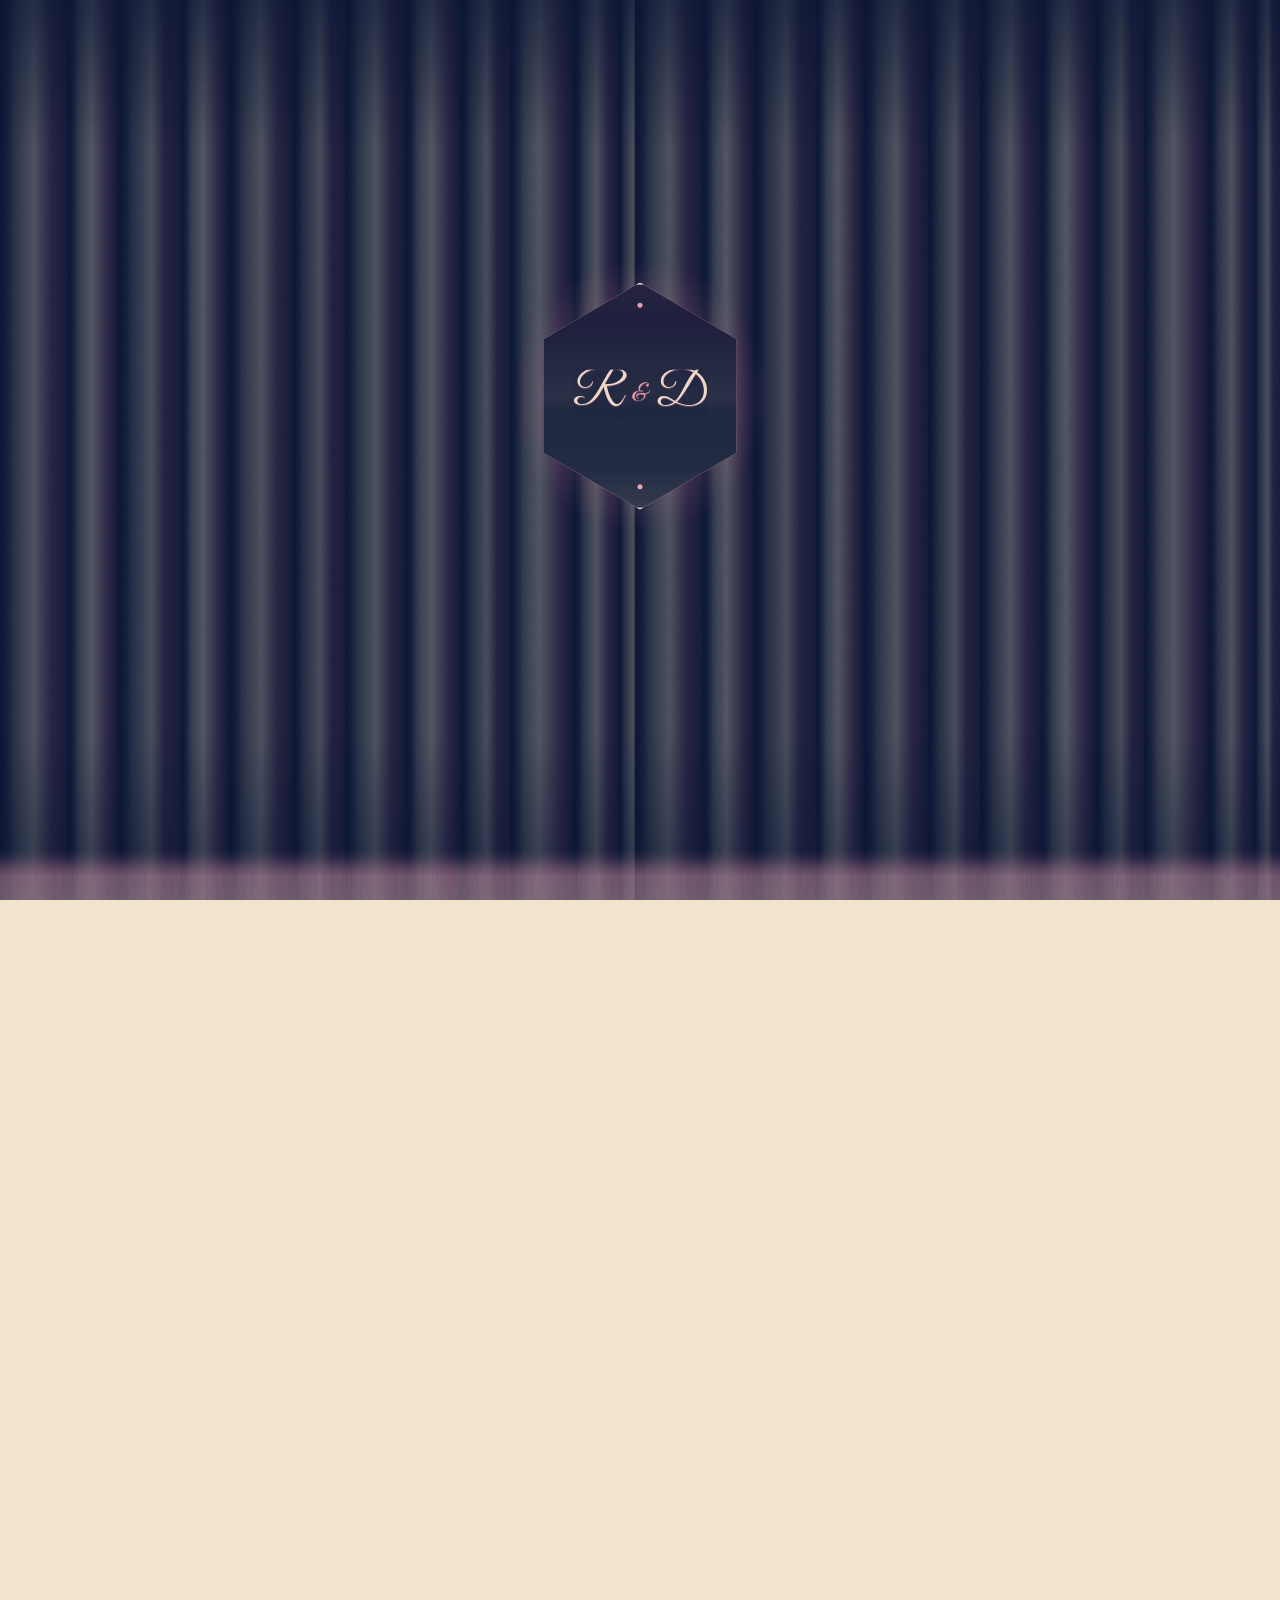
<file: index.html>
<!DOCTYPE html>
<html lang="id">
<head>
<meta charset="utf-8">
<meta name="viewport" content="width=device-width, initial-scale=1, viewport-fit=cover">
<meta name="robots" content="noindex,nofollow">
<meta name="theme-color" content="#0E1527">
<meta name="description" content="Undangan pernikahan Ramiz Qudamah & Denayu Tiara. Dengan penuh syukur kami mengundang Anda untuk berbagi kebahagiaan di hari istimewa kami.">
<meta property="og:type" content="website">
<meta property="og:site_name" content="Ramiz & Denayu">
<meta property="og:locale" content="id_ID">
<meta property="og:title" content="Undangan Pernikahan Ramiz & Denayu">
<meta property="og:description" content="Dengan penuh syukur kami mengundang Anda untuk berbagi kebahagiaan di hari istimewa kami, Senin, 11 Januari 2027.">
<meta property="og:url" content="https://radelarvino.github.io/wedding-invitation/">
<meta property="og:image" content="https://radelarvino.github.io/wedding-invitation/assets/og-cover.jpg">
<meta property="og:image:type" content="image/jpeg">
<meta property="og:image:width" content="1200">
<meta property="og:image:height" content="630">
<meta property="og:image:alt" content="Foto prewedding Ramiz dan Denayu">
<meta name="twitter:card" content="summary_large_image">
<meta name="twitter:title" content="Undangan Pernikahan Ramiz & Denayu">
<meta name="twitter:description" content="Dengan penuh syukur kami mengundang Anda untuk berbagi kebahagiaan di hari istimewa kami, Senin, 11 Januari 2027.">
<meta name="twitter:image" content="https://radelarvino.github.io/wedding-invitation/assets/og-cover.jpg">
<link rel="icon" href="assets/favicon.svg" type="image/svg+xml">
<link rel="icon" href="assets/icon-192.png" type="image/png" sizes="192x192">
<link rel="apple-touch-icon" href="assets/apple-touch-icon.png">
<title>Undangan Pernikahan Ramiz &amp; Denayu</title>
<link rel="preload" as="font" type="font/woff2" href="assets/fonts/gf/greatvibes-400.woff2" crossorigin>
<link rel="preload" as="font" type="font/woff2" href="assets/fonts/gf/jost-var.woff2" crossorigin>
<link rel="preload" as="image" href="assets/prewed-640.webp" media="(max-width: 599.98px)" fetchpriority="high">
<link rel="preload" as="image" href="assets/prewed-860.webp" media="(min-width: 600px)" fetchpriority="high">
<link rel="stylesheet" href="style.css?v=46">
<link rel="stylesheet" href="curtain.css?v=1">
</head>
<body class="locked">
<svg width="0" height="0" style="position:absolute" aria-hidden="true"><defs>
<symbol id="i-music" viewBox="0 0 24 24"><path d="M9 18V5l11-2v13"/><circle cx="6" cy="18" r="3"/><circle cx="17" cy="16" r="3"/></symbol>
<symbol id="i-pause" viewBox="0 0 24 24"><rect x="6" y="5" width="4" height="14" rx="1"/><rect x="14" y="5" width="4" height="14" rx="1"/></symbol>
<symbol id="i-chevron-down" viewBox="0 0 24 24"><path d="m6 9 6 6 6-6"/></symbol>
<symbol id="i-chevron-up" viewBox="0 0 24 24"><path d="m18 15-6-6-6 6"/></symbol>
<symbol id="i-chevron-left" viewBox="0 0 24 24"><path d="m15 18-6-6 6-6"/></symbol>
<symbol id="i-chevron-right" viewBox="0 0 24 24"><path d="m9 18 6-6-6-6"/></symbol>
<symbol id="i-close" viewBox="0 0 24 24"><path d="M18 6 6 18M6 6l12 12"/></symbol>
<symbol id="i-calendar" viewBox="0 0 24 24"><rect x="3" y="5" width="18" height="16" rx="2"/><path d="M16 3v4M8 3v4M3 10h18"/></symbol>
<symbol id="i-clock" viewBox="0 0 24 24"><circle cx="12" cy="12" r="9"/><path d="M12 7v5l3 2"/></symbol>
<symbol id="i-pin" viewBox="0 0 24 24"><path d="M20 10c0 6-8 12-8 12s-8-6-8-12a8 8 0 0 1 16 0z"/><circle cx="12" cy="10" r="3"/></symbol>
<symbol id="i-copy" viewBox="0 0 24 24"><rect x="9" y="9" width="12" height="12" rx="2"/><path d="M5 15H4a1 1 0 0 1-1-1V4a1 1 0 0 1 1-1h10a1 1 0 0 1 1 1v1"/></symbol>
<symbol id="i-gift" viewBox="0 0 24 24"><path d="M20 12v10H4V12"/><path d="M2 7h20v5H2z"/><path d="M12 22V7"/><path d="M12 7H7.5a2.5 2.5 0 0 1 0-5C11 2 12 7 12 7z"/><path d="M12 7h4.5a2.5 2.5 0 0 0 0-5C13 2 12 7 12 7z"/></symbol>
<symbol id="i-cart" viewBox="0 0 24 24"><path d="M6 2 3 6v14a2 2 0 0 0 2 2h14a2 2 0 0 0 2-2V6l-3-4z"/><path d="M3 6h18"/><path d="M16 10a4 4 0 0 1-8 0"/></symbol>
<symbol id="i-edit" viewBox="0 0 24 24"><path d="M12 20h9"/><path d="M16.5 3.5a2.12 2.12 0 0 1 3 3L7 19l-4 1 1-4z"/></symbol>
<symbol id="i-mail" viewBox="0 0 24 24"><rect x="3" y="5" width="18" height="14" rx="2"/><path d="m3 7 9 6 9-6"/></symbol>
<symbol id="i-check" viewBox="0 0 24 24"><path d="M20 6 9 17l-5-5"/></symbol>
<symbol id="i-check-circle" viewBox="0 0 24 24"><path d="M21.8 10A10 10 0 1 1 17 3.3"/><path d="m9 11 3 3L22 4"/></symbol>
<symbol id="i-send" viewBox="0 0 24 24"><path d="m22 2-7 20-4-9-9-4z"/><path d="M22 2 11 13"/></symbol>
<symbol id="i-play" viewBox="0 0 24 24"><path d="m7 4 13 8-13 8z"/></symbol>
<symbol id="i-heart" viewBox="0 0 24 24"><path d="M20.8 4.6a5.5 5.5 0 0 0-7.8 0L12 5.7l-1-1.1a5.5 5.5 0 0 0-7.8 7.8l1 1.1L12 21l7.8-7.5 1-1.1a5.5 5.5 0 0 0 0-7.8z"/></symbol>
<symbol id="i-image" viewBox="0 0 24 24"><rect x="3" y="3" width="18" height="18" rx="2"/><circle cx="8.5" cy="8.5" r="1.5"/><path d="m21 15-5-5L5 21"/></symbol>
<symbol id="i-book" viewBox="0 0 24 24"><path d="M4 19.5A2.5 2.5 0 0 1 6.5 17H20V3H6.5A2.5 2.5 0 0 0 4 5.5z"/><path d="M4 19.5A2.5 2.5 0 0 0 6.5 22H20v-5"/><path d="M8 7h8M8 11h6"/></symbol>
<symbol id="i-route" viewBox="0 0 24 24"><circle cx="6" cy="19" r="3"/><circle cx="18" cy="5" r="3"/><path d="M9 19h6a3 3 0 0 0 0-6H9a3 3 0 0 1 0-6h6"/></symbol>
<symbol id="i-share" viewBox="0 0 24 24"><circle cx="18" cy="5" r="3"/><circle cx="6" cy="12" r="3"/><circle cx="18" cy="19" r="3"/><path d="m8.6 10.5 6.8-4M8.6 13.5l6.8 4"/></symbol>
<symbol id="i-users" viewBox="0 0 24 24"><path d="M17 21v-2a4 4 0 0 0-4-4H5a4 4 0 0 0-4 4v2"/><circle cx="9" cy="7" r="4"/><path d="M23 21v-2a4 4 0 0 1 0 7.75"/></symbol>
<symbol id="i-arrow-up" viewBox="0 0 24 24"><path d="M12 19V5M5 12l7-7 7 7"/></symbol>
<radialGradient id="flHalo" cx="50%" cy="50%" r="50%"><stop offset="0" stop-color="#f7b6ca" stop-opacity=".38"/><stop offset=".6" stop-color="#ea83a7" stop-opacity=".13"/><stop offset="1" stop-color="#ea83a7" stop-opacity="0"/></radialGradient>
<radialGradient id="flPetal" cx="50%" cy="90%" r="100%"><stop offset="0" stop-color="#ea83a7"/><stop offset=".55" stop-color="#f7b6ca"/><stop offset="1" stop-color="#fce3ec"/></radialGradient>
<path id="fl-petal" d="M0 0C-2.4 -2.2 -4.4 -5.8 -5.5 -9.6C-6.3 -12.7 -6.1 -15.8 -4.4 -17.2C-3.3 -18 -1.9 -17.6 -1 -16.4C-.7 -16 -.4 -15.6 -.18 -15.1C-.1 -14.9 0 -14.7 0 -14.6C0 -14.7 .1 -14.9 .18 -15.1C.4 -15.6 .7 -16 1 -16.4C1.9 -17.6 3.3 -18 4.4 -17.2C6.1 -15.8 6.3 -12.7 5.5 -9.6C4.4 -5.8 2.4 -2.2 0 0Z"/>
<g id="fl-bloom">
  <g fill="url(#flPetal)" stroke="#ea83a7" stroke-width=".35" stroke-linejoin="round">
    <use href="#fl-petal"/><use href="#fl-petal" transform="rotate(72)"/><use href="#fl-petal" transform="rotate(144)"/><use href="#fl-petal" transform="rotate(216)"/><use href="#fl-petal" transform="rotate(288)"/>
  </g>
  <g stroke="#e0759a" stroke-width=".3" stroke-linecap="round" opacity=".5" fill="none">
    <path d="M0 -1.6V-12.4"/><path d="M0 -1.6V-12.4" transform="rotate(72)"/><path d="M0 -1.6V-12.4" transform="rotate(144)"/><path d="M0 -1.6V-12.4" transform="rotate(216)"/><path d="M0 -1.6V-12.4" transform="rotate(288)"/>
  </g>
  <g stroke="#d9557f" stroke-width=".4" stroke-linecap="round" fill="none">
    <path d="M0 0L-3.3 -5.6M0 0L-1.2 -6.5M0 0L1.2 -6.5M0 0L3.3 -5.6"/>
  </g>
  <g fill="#e0759a">
    <circle cx="-3.3" cy="-5.6" r=".5"/><circle cx="-1.2" cy="-6.5" r=".5"/><circle cx="1.2" cy="-6.5" r=".5"/><circle cx="3.3" cy="-5.6" r=".5"/>
  </g>
  <circle r="1.55" fill="#f0d9ae"/>
  <circle r=".7" fill="#e3b678"/>
</g>
<symbol id="i-flower" viewBox="0 0 24 24"><path d="M12 7c1.5-3 5-4 6-2s-1 4.5-4 5c3 .5 5 3 3.5 5S14 15 12 12c-2 3-4 5-5.5 3S6 10.5 9 10c-3-.5-5-3-4-5s4.5-1 6 2z"/><circle cx="12" cy="12" r="1.6"/></symbol>
</defs></svg>

<!-- Latar tetap -->
<div id="bg" aria-hidden="true">
  <div class="bg-glow one"></div>
  <div class="bg-glow two"></div>
  <div class="bg-glow three"></div>
  <div class="photo"></div>
  <div class="grain"></div>
</div>

<canvas id="petals" aria-hidden="true"></canvas>

<audio id="bgm" src="assets/audio/Justice - Flower In A Hurricane.mp3" loop preload="metadata"></audio>

<!-- Tirai panggung pembuka -->
<div id="curtain" class="curtain" role="dialog" aria-modal="true" aria-label="Tirai undangan pernikahan Ramiz dan Denayu">
  <div class="curtain__stage" tabindex="0" role="button" aria-label="Buka tirai undangan">
    <div class="curtain__panel curtain__panel--l" aria-hidden="true">
      <div class="curtain__pleats">
        <span class="ct-pleat" style="--i:0;--w:10.5"></span>
        <span class="ct-pleat" style="--i:1;--w:8"></span>
        <span class="ct-pleat" style="--i:2;--w:9.5"></span>
        <span class="ct-pleat" style="--i:3;--w:7.5"></span>
        <span class="ct-pleat" style="--i:4;--w:10"></span>
        <span class="ct-pleat" style="--i:5;--w:8"></span>
        <span class="ct-pleat" style="--i:6;--w:9.5"></span>
        <span class="ct-pleat" style="--i:7;--w:8.5"></span>
        <span class="ct-pleat" style="--i:8;--w:7.5"></span>
        <span class="ct-pleat" style="--i:9;--w:10"></span>
        <span class="ct-pleat" style="--i:10;--w:7"></span>
        <span class="ct-pleat" style="--i:11;--w:4"></span>
      </div>
      <span class="curtain__lining"></span>
      <span class="curtain__hem"></span>
    </div>

    <div class="curtain__panel curtain__panel--r" aria-hidden="true">
      <div class="curtain__pleats">
        <span class="ct-pleat" style="--i:0;--w:10.5"></span>
        <span class="ct-pleat" style="--i:1;--w:8"></span>
        <span class="ct-pleat" style="--i:2;--w:9.5"></span>
        <span class="ct-pleat" style="--i:3;--w:7.5"></span>
        <span class="ct-pleat" style="--i:4;--w:10"></span>
        <span class="ct-pleat" style="--i:5;--w:8"></span>
        <span class="ct-pleat" style="--i:6;--w:9.5"></span>
        <span class="ct-pleat" style="--i:7;--w:8.5"></span>
        <span class="ct-pleat" style="--i:8;--w:7.5"></span>
        <span class="ct-pleat" style="--i:9;--w:10"></span>
        <span class="ct-pleat" style="--i:10;--w:7"></span>
        <span class="ct-pleat" style="--i:11;--w:4"></span>
      </div>
      <span class="curtain__lining"></span>
      <span class="curtain__hem"></span>
    </div>

    <div class="curtain__sheen" aria-hidden="true"></div>

    <div class="curtain__mono" aria-hidden="true">
      <span class="mono-hex">
        <span class="mono-shell mono-shell--l"></span>
        <span class="mono-shell mono-shell--r"></span>
        <span class="mono-crack"></span>
      </span>
      <span class="mono-text mono-text--l">R <i>&amp;</i> D</span>
      <span class="mono-text mono-text--r">R <i>&amp;</i> D</span>
    </div>
  </div>
</div>
<div class="stage-light" id="stageLight" aria-hidden="true"></div>
<div class="sakura-fall" id="sakuraFall" aria-hidden="true"></div>
<noscript><style>#curtain{display:none}</style></noscript>

<!-- Cover -->
<div id="cover">
  <div id="slides" aria-hidden="true"></div>
  <div class="cover-veil" aria-hidden="true"></div>
  <div class="cover-frame" aria-hidden="true"></div>

  <div class="cover-content">
    <div class="cover-kicker anim" style="--i:0">
      <span>The Wedding Celebration</span>
      <svg class="orn" viewBox="0 0 48 24" aria-hidden="true"><path d="M1 12h15M32 12h15"/><path d="M24 4c2.6 3.5 2.6 7 0 10.5C21.4 11 21.4 7.5 24 4z"/><circle cx="24" cy="17" r="1.3"/></svg>
    </div>

    <h1 id="opNames" class="cover-names anim" style="--i:1"></h1>
    <p id="opDate" class="cover-date anim" style="--i:4"></p>
    <p id="opLoc" class="cover-loc anim" style="--i:5"><svg class="ic" aria-hidden="true"><use href="#i-pin"/></svg><span></span></p>

    <div class="guest-card anim" style="--i:6">
      <span class="gc-label">Kepada Yth. Bapak/Ibu/Saudara/i</span>
      <strong class="guest" id="guest">Tamu Undangan</strong>
      <span class="tag" id="tag" hidden>Undangan prioritas</span>
      <span class="gc-note" id="guestNote"></span>
    </div>

    <button class="btn btn-open anim" id="openBtn" style="--i:7"><svg class="ic" aria-hidden="true"><use href="#i-mail"/></svg><span>Buka undangan</span></button>
    <p class="cover-foot anim" style="--i:8">Merupakan kebahagiaan bagi kami apabila Anda berkenan hadir.</p>
  </div>
</div>

<!-- Navigasi Utama -->
<nav id="pill" class="min" aria-label="Navigasi undangan">
  <div class="lk">
    <a href="#home"><svg class="ic" aria-hidden="true"><use href="#i-book"/></svg><span>Ayat Al-Qur'an</span></a>
    <a href="#mempelai"><svg class="ic" aria-hidden="true"><use href="#i-heart"/></svg><span>Mempelai</span></a>
    <a href="#cerita"><svg class="ic" aria-hidden="true"><use href="#i-route"/></svg><span>Our Journey</span></a>
    <a href="#acara"><svg class="ic" aria-hidden="true"><use href="#i-calendar"/></svg><span>Wedding Event</span></a>
    <a href="#lokasi"><svg class="ic" aria-hidden="true"><use href="#i-pin"/></svg><span>Lokasi</span></a>
    <a href="#rsvp"><svg class="ic" aria-hidden="true"><use href="#i-check-circle"/></svg><span>RSVP &amp; Ucapan</span></a>
    <a href="#hadiah"><svg class="ic" aria-hidden="true"><use href="#i-gift"/></svg><span>Hadiah</span></a>
    <a href="#galeri"><svg class="ic" aria-hidden="true"><use href="#i-image"/></svg><span>Our Moment</span></a>
  </div>
  <button id="pillBtn" aria-label="Sembunyikan atau tampilkan navigasi"><svg class="ic" aria-hidden="true"><use href="#i-chevron-down"/></svg></button>
</nav>
<button class="fab" id="audioBtn" aria-label="Putar atau jeda musik"><svg class="ic" aria-hidden="true"><use href="#i-music"/></svg></button>
<div id="progress" aria-hidden="true"><i></i></div>

<main>
<section id="home" class="s-home">
  <div class="wrap narrow">
    <p class="eyebrow reveal">Bismillahirrahmanirrahim</p>
    <div class="ayat reveal" style="--d:80ms" lang="ar" dir="rtl">وَمِنْ آيَاتِهِ أَنْ خَلَقَ لَكُم مِّنْ أَنفُسِكُمْ أَزْوَاجًا لِّتَسْكُنُوا إِلَيْهَا وَجَعَلَ بَيْنَكُم مَّوَدَّةً وَرَحْمَةً</div>
    <p class="ayat-id reveal" style="--d:220ms">Dan di antara tanda-tanda kekuasaan-Nya ialah Dia menciptakan pasangan-pasangan untukmu dari jenismu sendiri, agar kamu merasa tenteram kepadanya, dan Dia menjadikan di antaramu rasa kasih dan sayang.<br> <span>(QS. Ar-Rum: 21)</span></p>
    <div class="invite-note reveal" style="--d:300ms">
      <span class="mini-orn" aria-hidden="true"><svg viewBox="0 0 24 24"><use href="#i-flower"/></svg></span>
      <p>Dengan memohon rahmat dan ridha Allah SWT, kami mengundang Bapak/Ibu/Saudara/i untuk hadir dan memberikan doa restu pada hari bahagia kami.</p>
    </div>
  </div>
</section>

<section id="mempelai" class="s-couple">
  <span class="sakura-top left" aria-hidden="true"><img src="assets/sakura-branch.svg?v=22" alt="" draggable="false"></span>
  <span class="sakura-top right" aria-hidden="true"><img src="assets/sakura-branch.svg?v=22" alt="" draggable="false"></span>
  <span class="sakura-bottom" aria-hidden="true"></span>
  <div class="wrap">
    <header class="sec-head reveal">
      <div class="eyebrow">Bismillahirrahmanirrahim</div>
      <h2>Mempelai</h2>
      <p class="lead">Dua hati yang dipertemukan oleh takdir, disatukan oleh doa, dan dipersatukan dalam ikatan suci.</p>
    </header>
    <div class="pair" id="pair"></div>
    <p class="motive reveal" id="motive"></p>
  </div>
</section>

<section id="cerita" class="s-story">
  <div class="wrap">
    <header class="sec-head reveal">
      <div class="eyebrow">Our Journey</div>
      <h2 class="big">The Journey</h2>
      <p class="lead">Setiap pertemuan adalah doa yang dijawab, dan setiap langkah membawa kami pulang ke tempat yang sama.</p>
    </header>
    <div class="jr" id="tl"></div>
  </div>
</section>

<section id="acara" class="s-event">
  <div class="wrap">
    <header class="sec-head reveal">
      <div class="eyebrow">Menuju hari bahagia</div>
      <h2 class="big">Wedding Event</h2>
      <p class="lead">Dengan sukacita, kami menantikan kehadiran Anda di hari yang telah kami nantikan.</p>
    </header>
    <div id="cd" class="countdown reveal" aria-label="Hitung mundur menuju hari pernikahan"></div>
    <div class="dt reveal" id="evDate"></div>
    <div class="ev" id="ev"></div>
  </div>
</section>

<section id="lokasi" class="s-venue">
  <div class="wrap">
    <header class="sec-head reveal">
      <div class="eyebrow">Venue</div>
      <h2>Lokasi</h2>
      <p class="lead">Temukan kami di tempat di mana janji suci akan diucapkan.</p>
    </header>
    <div class="venue-card reveal">
      <div class="venue-photo" id="venuePhoto" role="img" aria-label="Foto tampak depan Roemah Kraton"><svg viewBox="0 0 480 330" preserveAspectRatio="xMidYMid slice" aria-hidden="true" focusable="false">
<defs>
<linearGradient id="vSky" x1="0" y1="0" x2="0" y2="1"><stop offset="0" stop-color="#08122b"/><stop offset=".55" stop-color="#122146"/><stop offset="1" stop-color="#1c2e58"/></linearGradient>
<linearGradient id="vFacade" x1="0" y1="0" x2="1" y2="1"><stop offset="0" stop-color="#fce3ec"/><stop offset=".52" stop-color="#f7b6ca"/><stop offset="1" stop-color="#ea83a7"/></linearGradient>
<linearGradient id="vRoof" x1="0" y1="0" x2="0" y2="1"><stop offset="0" stop-color="#fdf5e7"/><stop offset="1" stop-color="#ecdcc5"/></linearGradient>
<linearGradient id="vGlass" x1="0" y1="0" x2="0" y2="1"><stop offset="0" stop-color="#fff2d8"/><stop offset="1" stop-color="#f6c98d"/></linearGradient>
<linearGradient id="vGround" x1="0" y1="0" x2="0" y2="1"><stop offset="0" stop-color="#1a2a53"/><stop offset="1" stop-color="#0a132d"/></linearGradient>
<radialGradient id="vMoon" cx="50%" cy="50%" r="50%"><stop offset="0" stop-color="#fff4dc"/><stop offset=".55" stop-color="#ffe9c4"/><stop offset="1" stop-color="#ffe9c4" stop-opacity="0"/></radialGradient>
<radialGradient id="vGlow" cx="50%" cy="50%" r="50%"><stop offset="0" stop-color="#f7b6ca" stop-opacity=".42"/><stop offset="1" stop-color="#f7b6ca" stop-opacity="0"/></radialGradient>
</defs>
<rect width="480" height="330" fill="url(#vSky)"/>
<circle cx="390" cy="58" r="46" fill="url(#vMoon)" opacity=".42"/>
<circle cx="390" cy="58" r="17" fill="#fff2d8" opacity=".88"/>
<g fill="#fff4dc" opacity=".75">
<circle cx="34" cy="36" r="1.2"/><circle cx="82" cy="64" r="1"/><circle cx="138" cy="28" r="1.2"/><circle cx="196" cy="54" r="1"/><circle cx="252" cy="22" r="1.1"/><circle cx="318" cy="48" r="1"/><circle cx="452" cy="30" r="1.1"/><circle cx="438" cy="94" r=".9"/><circle cx="114" cy="92" r=".9"/>
</g>
<ellipse cx="240" cy="250" rx="238" ry="122" fill="url(#vGlow)"/>
<path d="M0 238C54 218 96 226 142 238S238 218 292 232 382 218 480 240V282H0Z" fill="#132348"/>
<path d="M0 264C72 244 128 254 188 266S312 246 480 268V330H0Z" fill="url(#vGround)"/>
<g fill="#0d1b3c">
<path d="M18 236c12-38 30-54 47-56-5 18 2 34 12 44-18 10-39 14-59 12z"/>
<path d="M445 234c-10-42-28-58-44-62 4 20-4 36-13 46 18 12 38 17 57 16z"/>
</g>
<path d="M96 246V164L240 106l144 58v82Z" fill="url(#vFacade)"/>
<path d="M80 168 240 96l160 72-12 14-148-66-148 66Z" fill="url(#vRoof)"/>
<path d="M240 96v22" stroke="#d8c4aa" stroke-width="2" opacity=".7"/>
<rect x="106" y="168" width="268" height="78" fill="#fce3ec" opacity=".28"/>
<g fill="url(#vGlass)" stroke="#ea83a7" stroke-width="1.6">
<path d="M127 238v-50c0-6 4-10 10-10h30c6 0 10 4 10 10v50Z"/>
<path d="M189 238v-50c0-6 4-10 10-10h30c6 0 10 4 10 10v50Z"/>
<path d="M251 238v-50c0-6 4-10 10-10h30c6 0 10 4 10 10v50Z"/>
<path d="M313 238v-50c0-6 4-10 10-10h30c6 0 10 4 10 10v50Z"/>
</g>
<g stroke="#ea83a7" stroke-width="1" opacity=".7">
<path d="M152 178v60M214 178v60M276 178v60M338 178v60"/>
<path d="M127 208h50M189 208h50M251 208h50M313 208h50"/>
</g>
<rect x="220" y="230" width="40" height="16" rx="3" fill="#fce3ec"/>
<path d="M240 246v-12" stroke="#d9557f" stroke-width="1.4"/>
<path d="M206 258h68" stroke="#fce3ec" stroke-width="2" opacity=".55" stroke-linecap="round"/>
<g stroke="#e7d4b8" stroke-width="1" opacity=".8">
<path d="M24 156C100 132 380 132 456 156"/>
<path d="M24 156v10M456 156v10"/>
</g>
<g fill="#ffeccb">
<circle cx="76" cy="146" r="2.4"/><circle cx="128" cy="140" r="2.2"/><circle cx="180" cy="136" r="2.4"/><circle cx="232" cy="134" r="2.2"/><circle cx="284" cy="134" r="2.4"/><circle cx="336" cy="136" r="2.2"/><circle cx="388" cy="141" r="2.4"/><circle cx="436" cy="148" r="2.2"/>
</g>
<g opacity=".9">
<ellipse cx="88" cy="262" rx="28" ry="9" fill="#213863"/><ellipse cx="406" cy="262" rx="28" ry="9" fill="#213863"/>
<circle cx="78" cy="252" r="12" fill="#2b4472"/><circle cx="100" cy="254" r="15" fill="#263e69"/><circle cx="396" cy="252" r="13" fill="#2b4472"/><circle cx="418" cy="254" r="15" fill="#263e69"/>
</g>
<g fill="#f7b6ca" opacity=".85">
<circle cx="54" cy="116" r="2"/><circle cx="168" cy="112" r="1.6"/><circle cx="292" cy="108" r="1.8"/><circle cx="424" cy="120" r="1.6"/><circle cx="238" cy="86" r="1.4"/>
</g>
</svg></div>
      <div class="venue-info">
        <span class="venue-icon"><svg class="ic" aria-hidden="true"><use href="#i-pin"/></svg></span>
        <h3 id="venueName">Roemah Kraton</h3>
        <p id="venue"></p>
        <div class="venue-actions">
          <a class="btn" id="mapBtn" target="_blank" rel="noopener"><svg class="ic" aria-hidden="true"><use href="#i-pin"/></svg> Buka di Maps</a>
          <button class="btn ghost" id="copyVenue" type="button"><svg class="ic" aria-hidden="true"><use href="#i-copy"/></svg> Salin alamat</button>
        </div>
      </div>
    </div>
  </div>
</section>

<!-- SECTION RSVP & WISHES (GABUNG DALAM 1 HALAMAN) -->
<section id="rsvp" class="s-rsvp">
  <div class="wrap">
    <header class="sec-head reveal">
      <div class="eyebrow">RSVP &amp; Wishes</div>
      <h2>Konfirmasi Kehadiran &amp; Doa</h2>
      <p class="lead">Kehadiran dan doa Anda adalah kebahagiaan terbesar kami. Mohon konfirmasi kehadiran dan sampaikan doa restu Anda.</p>
    </header>

    <!-- Kartu Form RSVP -->
    <div class="rsvp-card reveal">
      <div id="sum" class="sum" hidden>
        <span class="sum-icon"><svg class="ic" aria-hidden="true"><use href="#i-check-circle"/></svg></span>
        <p id="sumTxt"></p>
        <button class="btn ghost" id="edit" type="button"><svg class="ic" aria-hidden="true"><use href="#i-edit"/></svg> Ubah konfirmasi</button>
      </div>
      <div class="rsvp-cta" id="rsvpCta">
        <p class="rsvp-hint" id="rsvpHint">Mohon konfirmasi kehadiran sebelum hari acara.</p>
        <button class="btn" id="rsvpOpen" type="button" aria-controls="rsvpForm" aria-expanded="false"><svg class="ic" aria-hidden="true"><use href="#i-check"/></svg> Konfirmasi kehadiran</button>
      </div>
      <form id="rsvpForm" hidden>
        <div class="rsvp-form-head">
          <span class="rsvp-form-title">Formulir konfirmasi</span>
          <button class="rsvp-collapse" id="rsvpClose" type="button" aria-controls="rsvpForm" aria-expanded="true">
            <span>Tutup</span>
            <svg class="ic" aria-hidden="true"><use href="#i-chevron-up"/></svg>
          </button>
        </div>
        <div class="field"><label for="n">Nama</label><input id="n" required maxlength="60" autocomplete="name" placeholder="Nama lengkap Anda"></div>
        <div class="row">
          <div class="field"><label for="k">Kehadiran</label><select id="k"><option>Hadir</option><option>Tidak dapat hadir</option></select></div>
          <div class="field"><label for="j" id="jl">Jumlah</label><select id="j"></select></div>
        </div>
        <div class="field"><label for="u">Ucapan &amp; doa <small>(opsional)</small></label><textarea id="u" rows="3" maxlength="300" placeholder="Tuliskan doa dan harapan Anda…"></textarea></div>
        <button class="btn" type="submit" id="sbtn"><svg class="ic" aria-hidden="true"><use href="#i-send"/></svg> Kirim konfirmasi</button>
        <div id="msg" role="status" aria-live="polite"></div>
      </form>
    </div>

    <!-- Container Wishes / Ucapan (Di bawah RSVP pada section yang sama) -->
    <div class="wishes wishes-wrapper">
      <div class="wishes-head reveal">
        <div class="eyebrow">Wishes</div>
        <h3 class="sub">Ucapan &amp; Doa Restu</h3>
      </div>
      <div class="stage s-wish reveal" data-auto="10000">
        <div class="car" id="wishes" aria-live="polite"></div>
        <button class="nav prev" data-d="-1" aria-label="Ucapan sebelumnya"><svg class="ic" aria-hidden="true"><use href="#i-chevron-left"/></svg></button>
        <button class="nav next" data-d="1" aria-label="Ucapan berikutnya"><svg class="ic" aria-hidden="true"><use href="#i-chevron-right"/></svg></button>
        <button class="pp" aria-label="Jeda geser otomatis" aria-pressed="false"><svg class="ic" aria-hidden="true"><use href="#i-pause"/></svg></button>
      </div>
    </div>
  </div>
</section>

<section id="hadiah" class="s-gift">
  <div class="wrap">
    <header class="sec-head reveal">
      <div class="eyebrow">Tanda Kasih</div>
      <h2>Hadiah</h2>
      <p class="lead">Doa restu Anda sudah menjadi hadiah terbaik. Bila ingin berbagi tanda kasih, kami terima dengan penuh syukur.</p>
    </header>
    <div class="gifts" id="giftBox"></div>
    <div class="dd reveal" id="reg" hidden>
      <button class="dd-toggle" id="regToggle" type="button" aria-expanded="false" aria-controls="regBody">
        <svg class="ic" aria-hidden="true"><use href="#i-gift"/></svg>
        <span id="regLabel">Lihat daftar hadiah</span>
        <svg class="ic chev" aria-hidden="true"><use href="#i-chevron-down"/></svg>
      </button>
      <div class="dd-body" id="regBody" aria-hidden="true" inert>
        <div class="dd-clip"><div class="dd-inner">
          <div class="ddh"><h3>Daftar Hadiah</h3><p>Bagi tamu yang ingin memberikan hadiah, kami ucapkan terima kasih dan syukur atas kebaikan Anda.</p></div>
          <div class="stage s-reg" data-start>
            <div class="car" id="regList"></div>
            <button class="nav prev" data-d="-1" aria-label="Barang sebelumnya"><svg class="ic" aria-hidden="true"><use href="#i-chevron-left"/></svg></button>
            <button class="nav next" data-d="1" aria-label="Barang berikutnya"><svg class="ic" aria-hidden="true"><use href="#i-chevron-right"/></svg></button>
          </div>
        </div></div>
      </div>
    </div>
  </div>
</section>

<section id="galeri" class="s-gallery">
  <div class="wrap">
    <header class="sec-head reveal">
      <div class="eyebrow">Galeri</div>
      <h2 class="big">Our Moment</h2>
      <p class="lead">Potret kebersamaan yang kami simpan sebagai kenangan.</p>
    </header>
    <div class="stage s-gal reveal" data-gallery>
      <div class="car" id="gal" aria-roledescription="carousel" aria-label="Galeri foto"></div>
      <button class="nav prev" data-d="-1" aria-label="Foto sebelumnya"><svg class="ic" aria-hidden="true"><use href="#i-chevron-left"/></svg></button>
      <button class="nav next" data-d="1" aria-label="Foto berikutnya"><svg class="ic" aria-hidden="true"><use href="#i-chevron-right"/></svg></button>
      <button class="pp" aria-label="Jeda geser otomatis" aria-pressed="false"><svg class="ic" aria-hidden="true"><use href="#i-pause"/></svg></button>
    </div>
    <div class="count reveal" id="galCount" aria-live="polite"></div>
  </div>
</section>

<section id="penutup" class="s-closing">
  <div class="wrap narrow">
    <div class="closing-mark reveal" aria-hidden="true">
      <svg viewBox="0 0 64 64"><circle cx="32" cy="32" r="30"/><path d="M20 42c6-12 18-18 26-20-4 8-10 20-22 26"/><path d="M25 37c4 1 8 4 9 8"/></svg>
    </div>
    <p class="closing-text reveal">Merupakan kehormatan dan kebahagiaan bagi kami apabila Bapak/Ibu/Saudara/i berkenan hadir dan mendoakan kami. Terima kasih atas segala doa dan perhatian.</p>
    <p class="closing-text reveal">Wassalamu’alaikum warahmatullahi wabarakatuh</p>
    <div class="nick reveal" id="nick"></div>
    <div class="closing-actions reveal">
      <button class="btn ghost" id="shareBtn" type="button"><svg class="ic" aria-hidden="true"><use href="#i-share"/></svg> Bagikan undangan</button>
      <button class="btn ghost" id="topBtn" type="button"><svg class="ic" aria-hidden="true"><use href="#i-arrow-up"/></svg> Kembali ke atas</button>
    </div>
    <p class="credit reveal">Dengan cinta,<br><span id="creditNames"></span></p>
  </div>
</section>
</main>

<div id="lb" role="dialog" aria-modal="true" aria-label="Penampil foto"><button id="lbx" aria-label="Tutup"><svg class="ic" aria-hidden="true"><use href="#i-close"/></svg></button><button id="lbp" aria-label="Sebelumnya"><svg class="ic" aria-hidden="true"><use href="#i-chevron-left"/></svg></button><img alt=""><button id="lbn" aria-label="Berikutnya"><svg class="ic" aria-hidden="true"><use href="#i-chevron-right"/></svg></button></div>
<div class="toast" id="toast" role="status" aria-live="polite"></div>

<script src="config.js"></script>
<script src="script.js?v=36"></script>
<script src="curtain.js?v=1"></script>
</body>
</html>
</file>
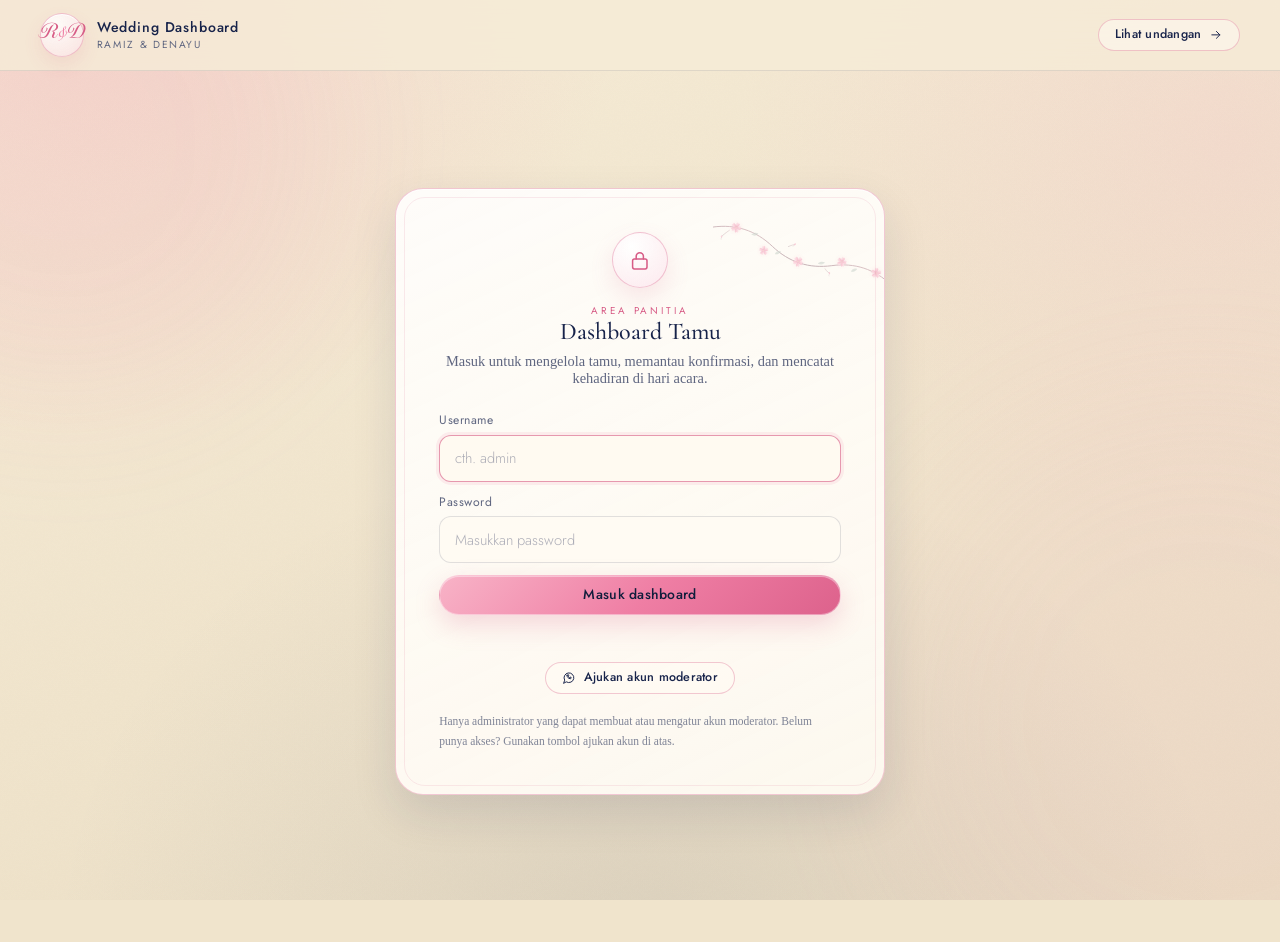
<file: admin.html>
<!DOCTYPE html>
<html lang="id">
<head>
<meta charset="utf-8">
<meta name="viewport" content="width=device-width, initial-scale=1, viewport-fit=cover">
<meta name="robots" content="noindex,nofollow">
<meta name="theme-color" content="#f0e4cc">
<title>Dashboard Panitia — Ramiz &amp; Denayu</title>
<link rel="icon" href="assets/favicon.svg" type="image/svg+xml">
<link rel="preconnect" href="https://fonts.googleapis.com">
<link rel="preconnect" href="https://fonts.gstatic.com" crossorigin>
<link href="https://fonts.googleapis.com/css2?family=Cormorant+Garamond:ital,wght@0,400;0,500;0,600;1,400;1,500&family=Jost:wght@300;400;500;600&display=swap" rel="stylesheet">
<link rel="stylesheet" href="admin.css?v=3">
</head>
<body>
<svg width="0" height="0" style="position:absolute" aria-hidden="true"><defs>
<symbol id="i-users" viewBox="0 0 24 24"><path d="M17 21v-2a4 4 0 0 0-4-4H5a4 4 0 0 0-4 4v2"/><circle cx="9" cy="7" r="4"/><path d="M23 21v-2a4 4 0 0 0-3-3.87M16 3.13a4 4 0 0 1 0 7.75"/></symbol>
<symbol id="i-user-check" viewBox="0 0 24 24"><path d="M16 21v-2a4 4 0 0 0-4-4H5a4 4 0 0 0-4 4v2"/><circle cx="8.5" cy="7" r="4"/><path d="m17 11 2 2 4-4"/></symbol>
<symbol id="i-heart" viewBox="0 0 24 24"><path d="M20.8 4.6a5.5 5.5 0 0 0-7.8 0L12 5.7l-1-1.1a5.5 5.5 0 0 0-7.8 7.8l1 1.1L12 21l7.8-7.5 1-1.1a5.5 5.5 0 0 0 0-7.8z"/></symbol>
<symbol id="i-message" viewBox="0 0 24 24"><path d="M21 11.5a8.4 8.4 0 0 1-8.5 8.4 8.7 8.7 0 0 1-3.3-.7L3 21l1.8-5.9a8.4 8.4 0 1 1 16.2-3.6z"/></symbol>
<symbol id="i-link" viewBox="0 0 24 24"><path d="M10 13a5 5 0 0 0 7.5.5l3-3a5 5 0 0 0-7-7l-1.7 1.7"/><path d="M14 11a5 5 0 0 0-7.5-.5l-3 3a5 5 0 0 0 7 7l1.7-1.7"/></symbol>
<symbol id="i-copy" viewBox="0 0 24 24"><rect x="9" y="9" width="12" height="12" rx="2"/><path d="M5 15H4a1 1 0 0 1-1-1V4a1 1 0 0 1 1-1h10a1 1 0 0 1 1 1v1"/></symbol>
<symbol id="i-wa" viewBox="0 0 24 24"><path d="M3 21l1.7-5A8.5 8.5 0 1 1 8 19.3z"/><path d="M8.5 7.5c.5 3.5 2.5 5.5 6 6 .8.1 1.5-.5 1.5-1.3v-1l-2-.7-.8 1a6 6 0 0 1-2.2-2.2l1-.8-.7-2h-1c-.8 0-1.4.7-1.3 1.5"/></symbol>
<symbol id="i-refresh" viewBox="0 0 24 24"><path d="M21 12a9 9 0 1 1-2.6-6.4"/><path d="M21 3v6h-6"/></symbol>
<symbol id="i-plus" viewBox="0 0 24 24"><path d="M12 5v14M5 12h14"/></symbol>
<symbol id="i-search" viewBox="0 0 24 24"><circle cx="11" cy="11" r="7"/><path d="m21 21-4.3-4.3"/></symbol>
<symbol id="i-clock" viewBox="0 0 24 24"><circle cx="12" cy="12" r="9"/><path d="M12 7v5l3 2"/></symbol>
<symbol id="i-check" viewBox="0 0 24 24"><path d="M20 6 9 17l-5-5"/></symbol>
<symbol id="i-x" viewBox="0 0 24 24"><path d="M18 6 6 18M6 6l12 12"/></symbol>
<symbol id="i-lock" viewBox="0 0 24 24"><rect x="4" y="10" width="16" height="11" rx="2"/><path d="M8 10V7a4 4 0 0 1 8 0v3"/></symbol>
<symbol id="i-shield" viewBox="0 0 24 24"><path d="M12 22s8-3.5 8-10V5l-8-3-8 3v7c0 6.5 8 10 8 10z"/><path d="m9 12 2 2 4-4"/></symbol>
<symbol id="i-key" viewBox="0 0 24 24"><circle cx="8" cy="15" r="4"/><path d="m11 12 8-8M17 5l3 3M14 8l3 3"/></symbol>
<symbol id="i-user-plus" viewBox="0 0 24 24"><path d="M16 21v-2a4 4 0 0 0-4-4H5a4 4 0 0 0-4 4v2"/><circle cx="8.5" cy="7" r="4"/><path d="M20 8v6M23 11h-6"/></symbol>
<symbol id="i-trash" viewBox="0 0 24 24"><path d="M3 6h18M8 6V4h8v2M19 6l-1 15H6L5 6M10 11v6M14 11v6"/></symbol>
<symbol id="i-calendar" viewBox="0 0 24 24"><rect x="3" y="5" width="18" height="16" rx="2"/><path d="M16 3v4M8 3v4M3 10h18"/></symbol>
<symbol id="i-gift" viewBox="0 0 24 24"><path d="M20 12v10H4V12"/><path d="M2 7h20v5H2z"/><path d="M12 22V7"/><path d="M12 7H7.5a2.5 2.5 0 0 1 0-5C11 2 12 7 12 7z"/><path d="M12 7h4.5a2.5 2.5 0 0 0 0-5C13 2 12 7 12 7z"/></symbol>
<symbol id="i-logout" viewBox="0 0 24 24"><path d="M9 21H5a2 2 0 0 1-2-2V5a2 2 0 0 1 2-2h4"/><path d="m16 17 5-5-5-5M21 12H9"/></symbol>
<symbol id="i-arrow" viewBox="0 0 24 24"><path d="M5 12h14M13 6l6 6-6 6"/></symbol>
</defs></svg>

<div class="admin-bg" aria-hidden="true"><span class="orb a"></span><span class="orb b"></span><span class="grain"></span></div>

<header class="topbar">
  <a class="brand" href="index.html">
    <span class="brand-mark">R<span>&amp;</span>D</span>
    <span class="brand-text"><b>Wedding Dashboard</b><small>Ramiz &amp; Denayu</small></span>
  </a>
  <div class="top-actions">
    <span id="modeBadge" class="badge" hidden>Mode demo</span>
    <span id="roleBadge" class="badge role-badge" hidden>Administrator</span>
    <div class="user-chip" id="userChip" hidden>
      <span class="user-avatar" id="userAvatar" aria-hidden="true">A</span>
      <span class="user-copy"><b id="userName">Panitia</b><small id="userRole">Administrator</small></span>
    </div>
    <a class="btn btn-sm btn-ghost" href="index.html" target="_blank" rel="noopener">Lihat undangan <svg class="ic"><use href="#i-arrow"/></svg></a>
    <button class="icon-btn" id="logoutBtn" type="button" aria-label="Keluar" title="Keluar" hidden><svg class="ic"><use href="#i-logout"/></svg></button>
  </div>
</header>

<main class="shell">
  <section id="gate" class="gate">
    <div class="gate-card">
      <span class="gate-icon"><svg class="ic"><use href="#i-lock"/></svg></span>
      <p class="eyebrow">Area Panitia</p>
      <h1>Dashboard Tamu</h1>
      <p class="gate-copy">Masuk untuk mengelola tamu, memantau konfirmasi, dan mencatat kehadiran di hari acara.</p>
      <form id="gateForm" class="login-form">
        <div class="field">
          <label for="loginUser">Username</label>
          <input id="loginUser" name="username" type="text" autocomplete="username" autocapitalize="none" spellcheck="false" maxlength="24" placeholder="cth. admin" required>
        </div>
        <div class="field">
          <label for="loginPass">Password</label>
          <input id="loginPass" name="password" type="password" autocomplete="current-password" maxlength="64" placeholder="Masukkan password" required>
        </div>
        <button class="btn" type="submit" id="gateBtn">Masuk dashboard</button>
        <p class="form-msg" id="gateMsg" role="status"></p>
      </form>
      <div class="gate-actions">
        <a id="requestModBtn" class="btn btn-ghost btn-sm" href="#" target="_blank" rel="noopener">
          <svg class="ic"><use href="#i-wa"/></svg> Ajukan akun moderator
        </a>
      </div>
      <div id="demoBox" hidden>
        <p class="demo-copy">Spreadsheet belum terhubung. Masuk dengan akun demo: <code>admin</code> / <code>admin</code> sebagai administrator, atau <code>moderator</code> / <code>moderator</code> sebagai moderator.</p>
        <div class="demo-actions">
          <button class="btn btn-sm" type="button" id="fillAdminBtn">Isi akun admin</button>
          <button class="btn btn-ghost btn-sm" type="button" id="fillModBtn">Isi akun moderator</button>
        </div>
      </div>
      <p class="gate-help">Hanya administrator yang dapat membuat atau mengatur akun moderator. Belum punya akses? Gunakan tombol ajukan akun di atas.</p>
    </div>
  </section>

  <section id="app" hidden>
    <div class="page-head">
      <div>
        <p class="eyebrow">Undangan Pernikahan</p>
        <h1>Selamat datang, <span id="welcomeName">panitia</span></h1>
        <p class="page-sub" id="pageSub">Pantau tamu, konfirmasi, dan kehadiran dari satu tempat.</p>
      </div>
      <div class="page-actions">
        <button class="btn btn-ghost" type="button" id="refreshBtn"><svg class="ic"><use href="#i-refresh"/></svg> Muat ulang</button>
        <button class="btn" type="button" id="addGuestBtn" data-admin-only><svg class="ic"><use href="#i-plus"/></svg> Tambah tamu</button>
      </div>
    </div>

    <div class="stats" id="stats" aria-live="polite"></div>

    <div class="progress-card">
      <div class="progress-top"><span>Kehadiran terdaftar</span><b id="progressLabel">0%</b></div>
      <div class="progress-track"><i id="progressFill"></i></div>
      <p id="progressNote">0 dari 0 orang diperkirakan hadir.</p>
    </div>

    <nav class="tabs" aria-label="Bagian dashboard">
      <button class="tab on" type="button" data-tab="overview"><svg class="ic"><use href="#i-heart"/></svg> Ringkasan</button>
      <button class="tab" type="button" data-tab="guests"><svg class="ic"><use href="#i-users"/></svg> Daftar tamu</button>
      <button class="tab" type="button" data-tab="attendance"><svg class="ic"><use href="#i-user-check"/></svg> Kehadiran</button>
      <button class="tab" type="button" data-tab="wishes"><svg class="ic"><use href="#i-message"/></svg> Ucapan</button>
      <button class="tab" type="button" data-tab="accounts" data-admin-only><svg class="ic"><use href="#i-shield"/></svg> Akun</button>
    </nav>

    <section class="panel on" id="panel-overview">
      <div class="overview-grid">
        <div class="panel-card">
          <div class="panel-head"><div><p class="eyebrow">Live</p><h2>Check-in terbaru</h2></div><button class="text-btn" type="button" data-goto="attendance">Lihat semua <svg class="ic"><use href="#i-arrow"/></svg></button></div>
          <div id="recentAttendance" class="timeline"></div>
        </div>
        <div class="panel-card">
          <div class="panel-head"><div><p class="eyebrow">Konfirmasi</p><h2>Status tamu</h2></div></div>
          <div class="status-summary" id="statusSummary"></div>
          <div class="quick-note">
            <svg class="ic"><use href="#i-calendar"/></svg>
            <div><b>Tips hari acara</b><p>Gunakan tab Daftar tamu, cari nama, lalu tekan tombol Hadir. Data langsung tersimpan ke Spreadsheet.</p></div>
          </div>
        </div>
      </div>
    </section>

    <section class="panel" id="panel-guests">
      <div class="toolbar">
        <div class="search-box">
          <svg class="ic"><use href="#i-search"/></svg>
          <input id="guestSearch" type="search" placeholder="Cari nama, kode, atau nomor WhatsApp…" autocomplete="off">
        </div>
        <div class="chips" id="guestFilters">
          <button class="chip on" type="button" data-filter="all">Semua</button>
          <button class="chip" type="button" data-filter="priority">Prioritas</button>
          <button class="chip" type="button" data-filter="general">Umum</button>
          <button class="chip" type="button" data-filter="checked">Sudah hadir</button>
          <button class="chip" type="button" data-filter="pending">Belum hadir</button>
        </div>
      </div>
      <p class="list-count" id="guestCount"></p>
      <div class="guest-grid" id="guestList"></div>
    </section>

    <section class="panel" id="panel-attendance">
      <div class="toolbar toolbar-simple">
        <div class="search-box">
          <svg class="ic"><use href="#i-search"/></svg>
          <input id="attendanceSearch" type="search" placeholder="Cari nama yang sudah hadir…" autocomplete="off">
        </div>
        <button class="btn btn-ghost" type="button" id="walkinBtn"><svg class="ic"><use href="#i-plus"/></svg> Check-in tamu baru</button>
      </div>
      <div class="log-list" id="attendanceList"></div>
    </section>

    <section class="panel" id="panel-wishes">
      <div class="wish-list" id="wishList"></div>
    </section>

    <section class="panel" id="panel-accounts" data-admin-only>
      <div class="panel-card">
        <div class="panel-head">
          <div><p class="eyebrow">Hak akses</p><h2>Akun moderator</h2></div>
          <button class="btn btn-sm" type="button" id="addAccountBtn"><svg class="ic"><use href="#i-user-plus"/></svg> Buat akun</button>
        </div>
        <p class="panel-copy">Moderator dapat melihat tamu, memantau ucapan, dan mencatat kehadiran. Hanya administrator yang dapat menambah tamu serta membuat, mereset, atau menonaktifkan akun moderator.</p>
        <p class="list-count" id="accountCount"></p>
        <div class="account-list" id="accountList"></div>
      </div>
    </section>
  </section>
</main>

<dialog id="modal" class="modal">
  <div class="modal-card" id="modalCard"></div>
</dialog>
<div class="toast" id="toast" role="status" aria-live="polite"></div>

<script src="config.js?v=3"></script>
<script src="admin.js?v=3"></script>
</body>
</html>
</file>
<file: style.css>
/* =====================================================================
   UNDANGAN PERNIKAHAN — BOTANICAL LUXURY THEME
   Tampilan gelap botani elegan, aksen emas & mawar blush
   ===================================================================== */

/* Huruf kaligrafi untuk angka countdown & tanggal akad-resepsi. */
@font-face {
  font-family: 'Runethia';
  src: url('assets/fonts/runethia.woff2') format('woff2'),
       url('assets/fonts/runethia.otf') format('opentype');
  font-weight: 400;
  font-style: normal;
  font-display: swap;
}

/* Huruf Google (Amiri, Cormorant Garamond, Great Vibes, Jost) disimpan di
   repo sendiri. Cormorant dan Jost memakai satu berkas variabel sehingga
   semua ketebalan cukup satu unduhan. */

@font-face {
  font-family: 'Amiri';
  font-style: normal;
  font-weight: 400;
  font-display: swap;
  src: url('assets/fonts/gf/amiri-400-ar.woff2') format('woff2');
  unicode-range: U+0020, U+00A0, U+0600-06FF, U+0750-077F, U+08A0-08FF, U+200C-200E, U+2010-2011, U+204F, U+2E41, U+FB50-FDFF, U+FE70-FEFC;
}
@font-face {
  font-family: 'Great Vibes';
  font-style: normal;
  font-weight: 400;
  font-display: swap;
  src: url('assets/fonts/gf/greatvibes-400.woff2') format('woff2');
  unicode-range: U+0000-00FF, U+0131, U+0152-0153, U+02BB-02BC, U+02C6, U+02DA, U+02DC, U+0304, U+0308, U+0329, U+2000-206F, U+20AC, U+2122, U+2191, U+2193, U+2212, U+2215, U+FEFF, U+FFFD;
}
@font-face {
  font-family: 'Cormorant Garamond';
  font-style: normal;
  font-weight: 300 700;
  font-display: swap;
  src: url('assets/fonts/gf/cormorant-var.woff2') format('woff2');
  unicode-range: U+0000-00FF, U+0131, U+0152-0153, U+02BB-02BC, U+02C6, U+02DA, U+02DC, U+0304, U+0308, U+0329, U+2000-206F, U+20AC, U+2122, U+2191, U+2193, U+2212, U+2215, U+FEFF, U+FFFD;
}
@font-face {
  font-family: 'Cormorant Garamond';
  font-style: italic;
  font-weight: 300 700;
  font-display: swap;
  src: url('assets/fonts/gf/cormorant-italic-var.woff2') format('woff2');
  unicode-range: U+0000-00FF, U+0131, U+0152-0153, U+02BB-02BC, U+02C6, U+02DA, U+02DC, U+0304, U+0308, U+0329, U+2000-206F, U+20AC, U+2122, U+2191, U+2193, U+2212, U+2215, U+FEFF, U+FFFD;
}
@font-face {
  font-family: 'Jost';
  font-style: normal;
  font-weight: 300 500;
  font-display: swap;
  src: url('assets/fonts/gf/jost-var.woff2') format('woff2');
  unicode-range: U+0000-00FF, U+0131, U+0152-0153, U+02BB-02BC, U+02C6, U+02DA, U+02DC, U+0304, U+0308, U+0329, U+2000-206F, U+20AC, U+2122, U+2191, U+2193, U+2212, U+2215, U+FEFF, U+FFFD;
}

/* =====================================================================
   1. ROOT VARIABLES & BASE STYLES
   ===================================================================== */
:root {
  color-scheme: dark;

  /* Color Palette */
  --bg: #0e1527;
  --bg2: #131e38;
  --bg3: #1a2848;
  --card: #16213a;
  --card2: #1c2a48;
  --ink: #f3ece2;
  --ivory: #faf4ea;
  --soft: #a9b4c8;
  --moss: #a9c7e6;
  --sage: #7fa3c9;
  --blush: #f7b6ca;
  --gold: #e5cfa8;
  --gold-2: #bfa47b;
  --line: rgba(243, 236, 226, 0.13);
  --line-gold: rgba(229, 207, 168, 0.34);
  --glow: rgba(229, 207, 168, 0.16);

  /* Typography */
  --font-display: 'Cormorant Garamond', Georgia, serif;
  --font-ui: 'Jost', system-ui, sans-serif;
  --font-script: 'Great Vibes', cursive;

  /* Animation Easing */
  --ease-out: cubic-bezier(0.16, 1, 0.3, 1);
  --ease-soft: cubic-bezier(0.2, 0.7, 0.2, 1);

  /* Layout Spacing */
  --pad-x: clamp(1.15rem, 5vw, 4.5rem);
  --content: 1180px;
  --text: 680px;
  --radius: 20px;
}

*, *::before, *::after {
  box-sizing: border-box;
  margin: 0;
}

[hidden] {
  display: none !important;
}

html {
  scroll-behavior: smooth;
  -webkit-text-size-adjust: 100%;
  scroll-padding-top: 1rem;
}

body {
  background: var(--bg);
  color: var(--ink);
  font: 300 clamp(1rem, 0.96rem + 0.16vw, 1.08rem)/1.75 var(--font-ui);
  overflow-x: hidden;
  -webkit-font-smoothing: antialiased;
  text-rendering: optimizeLegibility;
}

body.locked {
  overflow: hidden;
  height: 100dvh;
}

body.lb-open {
  overflow: hidden;
}

h1, h2, h3 {
  font-family: var(--font-display);
  font-weight: 400;
  line-height: 1.12;
}

h2 {
  font-size: clamp(2.15rem, 1.6rem + 2.6vw, 3.5rem);
  letter-spacing: -0.01em;
  margin: 0.55rem 0 1rem;
}

h2.big {
  font-style: italic;
  font-size: clamp(2.55rem, 1.7rem + 4vw, 4.5rem);
  line-height: 1.03;
}

h3 {
  font-size: clamp(1.4rem, 1.2rem + 0.8vw, 1.85rem);
}

p {
  color: var(--soft);
}

a {
  color: inherit;
  text-decoration: none;
}

img {
  max-width: 100%;
  display: block;
}

button, input, select, textarea {
  font: inherit;
}

button {
  color: inherit;
}

::selection {
  background: rgba(229, 207, 168, 0.3);
  color: var(--ivory);
}

:focus-visible {
  outline: 2px solid var(--gold);
  outline-offset: 4px;
  border-radius: 6px;
}

.ic {
  width: 1.15em;
  height: 1.15em;
  fill: none;
  stroke: currentColor;
  stroke-width: 1.7;
  stroke-linecap: round;
  stroke-linejoin: round;
  vertical-align: -0.2em;
  pointer-events: none;
  flex: none;
}


/* =====================================================================
   2. BACKGROUND & AMBIENT DECORATIONS
   ===================================================================== */
#bg {
  position: fixed;
  inset: 0;
  z-index: -2;
  overflow: hidden;
  pointer-events: none;
  background:
    radial-gradient(70vmax 58vmax at 8% 4%, rgba(240, 169, 191, 0.10), transparent 62%),
    radial-gradient(65vmax 65vmax at 95% 38%, rgba(84, 124, 176, 0.18), transparent 66%),
    radial-gradient(60vmax 55vmax at 16% 98%, rgba(229, 207, 168, 0.09), transparent 64%),
    linear-gradient(180deg, #0e1527 0%, #10192d 55%, #0a1020 100%);
}

.bg-glow {
  position: absolute;
  border-radius: 50%;
  pointer-events: none;
  opacity: 0.5;
}

.bg-glow.one {
  width: 50vmax;
  height: 50vmax;
  left: -15vmax;
  top: -10vmax;
  background: radial-gradient(circle, rgba(240, 169, 191, 0.22) 0%, transparent 68%);
}

.bg-glow.two {
  width: 55vmax;
  height: 55vmax;
  right: -20vmax;
  top: 25vh;
  background: radial-gradient(circle, rgba(74, 112, 168, 0.35) 0%, transparent 68%);
}

.bg-glow.three {
  width: 45vmax;
  height: 45vmax;
  left: 15vw;
  bottom: -15vmax;
  background: radial-gradient(circle, rgba(229, 207, 168, 0.20) 0%, transparent 68%);
}

#bg::before,
#bg::after {
  content: "";
  position: absolute;
  border-radius: 50%;
  border: 1px solid var(--gold);
  opacity: 0.11;
  pointer-events: none;
}

#bg::before {
  width: 112vmin;
  height: 112vmin;
  right: -42vmin;
  top: 3vh;
}

#bg::after {
  width: 68vmin;
  height: 68vmin;
  left: -28vmin;
  bottom: -10vh;
}

#bg .photo {
  position: absolute;
  inset: 0;
  background: center / cover no-repeat;
  opacity: 0;
  transition: opacity 1.2s;
  pointer-events: none;
}

#bg .photo.on {
  opacity: 0.28;
}

#bg .grain {
  position: absolute;
  inset: 0;
  opacity: 0.04;
  pointer-events: none;
  background-image: url("data:image/svg+xml,%3Csvg xmlns='http://www.w3.org/2000/svg' width='180' height='180'%3E%3Cfilter id='n'%3E%3CfeTurbulence type='fractalNoise' baseFrequency='.75' numOctaves='3' stitchTiles='stitch'/%3E%3C/filter%3E%3Crect width='100%25' height='100%25' filter='url(%23n)' opacity='.4'/%3E%3C/svg%3E");
  background-size: 180px 180px;
}


/* =====================================================================
   3. GENERAL BUTTONS & SHARED COMPONENTS
   ===================================================================== */
.btn {
  position: relative;
  display: inline-flex;
  align-items: center;
  justify-content: center;
  gap: 0.55rem;
  border: 1px solid rgba(229, 207, 168, 0.7);
  border-radius: 999px;
  padding: 0.8rem 1.7rem;
  background: linear-gradient(135deg, #d8bc92 0%, #f3dfc3 52%, #cfa97c 100%);
  color: #101a30;
  font: 500 0.92rem/1.1 var(--font-ui);
  letter-spacing: 0.035em;
  text-align: center;
  text-decoration: none;
  cursor: pointer;
  overflow: hidden;
  box-shadow: 0 8px 24px rgba(0, 0, 0, 0.22), inset 0 1px 0 rgba(255, 255, 255, 0.36);
  transition: transform 0.4s var(--ease-out), box-shadow 0.4s var(--ease-out), filter 0.3s;
  -webkit-tap-highlight-color: transparent;
}

.btn::before {
  content: "";
  position: absolute;
  inset: 0;
  background: linear-gradient(105deg, transparent 25%, rgba(255, 255, 255, 0.55) 48%, rgba(229, 207, 168, 0.4) 52%, transparent 70%);
  transform: translateX(-130%);
  transition: transform 0.85s var(--ease-out);
  pointer-events: none;
}

.btn:hover {
  transform: translateY(-2px);
  box-shadow: 0 14px 34px rgba(0, 0, 0, 0.3), 0 0 0 4px rgba(229, 207, 168, 0.12), inset 0 1px 0 rgba(255, 255, 255, 0.4);
}

.btn:hover::before {
  transform: translateX(130%);
}

.btn:active {
  transform: translateY(0) scale(0.985);
}

.btn.ghost {
  background: linear-gradient(180deg, rgba(255, 255, 255, 0.05), rgba(255, 255, 255, 0.01));
  border-color: var(--line-gold);
  color: var(--ink);
  box-shadow: none;
}

.btn.ghost:hover {
  background: rgba(229, 207, 168, 0.1);
  border-color: rgba(229, 207, 168, 0.65);
  box-shadow: 0 10px 28px rgba(0, 0, 0, 0.2), 0 0 16px rgba(229, 207, 168, 0.12);
}

.btn:disabled {
  opacity: 0.55;
  cursor: not-allowed;
  transform: none;
  box-shadow: none;
}

.btn .ic {
  width: 1.05em;
  height: 1.05em;
}

.btn-open {
  padding: 0.9rem 2rem;
  font-size: 0.96rem;
  letter-spacing: 0.06em;
}


/* =====================================================================
   4. COVER / HERO SCREEN (#cover)
   ===================================================================== */
#cover {
  position: fixed;
  inset: 0;
  z-index: 50;
  min-height: 100svh;
  height: 100dvh;
  display: flex;
  align-items: center;
  justify-content: center;
  overflow-x: hidden;
  overflow-y: auto;
  overscroll-behavior: contain;
  background:
    radial-gradient(90vmax 70vmax at 50% -10%, rgba(120, 160, 210, 0.20), transparent 62%),
    radial-gradient(70vmax 60vmax at 80% 110%, rgba(240, 169, 191, 0.12), transparent 60%),
    linear-gradient(160deg, #142040 0%, #0e1628 52%, #111c34 100%);
  transition: transform 0.85s var(--ease-out), opacity 0.7s var(--ease-out);
  will-change: transform, opacity;
  transform-origin: 50% 10%;
}

#cover::before {
  content: "";
  position: absolute;
  inset: 0;
  pointer-events: none;
  background:
    radial-gradient(55vmax 40vmax at 20% 20%, rgba(229, 207, 168, 0.05), transparent 65%),
    radial-gradient(45vmax 45vmax at 90% 85%, rgba(240, 169, 191, 0.06), transparent 65%);
}

#cover.out {
  transform: translate3d(0, -100%, 0);
  opacity: 0;
  pointer-events: none;
}

#cover.returning {
  display: flex !important;
  pointer-events: auto;
  opacity: 1;
  animation: coverReturn 0.85s var(--ease-out) forwards;
}

@keyframes coverReturn {
  from {
    transform: translate3d(0, -100%, 0);
    opacity: 0;
  }
  to {
    transform: none;
    opacity: 1;
  }
}

#slides {
  position: absolute;
  inset: 0;
  opacity: 0.3;
  pointer-events: none;
}

#slides img {
  position: absolute;
  inset: 0;
  width: 100%;
  height: 100%;
  object-fit: cover;
  opacity: 0;
  transition: opacity 2s;
  transform: scale(1.04);
  animation: slowZoom 18s ease-out infinite alternate;
}

#slides img.on {
  opacity: 1;
}

@keyframes slowZoom {
  to {
    transform: scale(1.12);
  }
}

.cover-veil {
  position: absolute;
  inset: 0;
  pointer-events: none;
  background:
    linear-gradient(180deg, rgba(14, 21, 39, 0.34), rgba(14, 21, 39, 0.15) 40%, rgba(14, 21, 39, 0.72)),
    radial-gradient(ellipse at center, transparent 25%, rgba(8, 13, 26, 0.55) 100%);
}

/* Bingkai sampul: satu garis tipis berujung membulat, bernuansa emas ke mawar
   seperti ranting sakura. Sudut atas ditutupi ranting, sudut bawah diberi
   kuntum bunga yang sama, jadi seluruh bingkai terasa satu keluarga. */
.cover-frame {
  position: absolute;
  inset: clamp(0.85rem, 2.4vw, 1.9rem);
  z-index: 1;
  pointer-events: none;
  border-radius: clamp(16px, 2.6vw, 28px);
  opacity: 0;
  animation: frameDraw 1.2s 0.3s ease-out forwards;
}

.cover-frame::before {
  content: "";
  position: absolute;
  inset: 0;
  padding: 1px;
  border-radius: inherit;
  background: linear-gradient(135deg,
    rgba(240, 169, 191, 0.72) 0%,
    rgba(229, 207, 168, 0.42) 26%,
    rgba(229, 207, 168, 0.22) 50%,
    rgba(229, 207, 168, 0.42) 74%,
    rgba(240, 169, 191, 0.72) 100%);
  -webkit-mask: linear-gradient(#000 0 0) content-box, linear-gradient(#000 0 0);
  -webkit-mask-composite: xor;
  mask: linear-gradient(#000 0 0) content-box exclude, linear-gradient(#000 0 0);
}

@keyframes frameDraw {
  to { opacity: 1; }
}

.cover-frame .cf {
  position: absolute;
  width: clamp(30px, 4.8vw, 46px);
  height: clamp(30px, 4.8vw, 46px);
  overflow: visible;
  opacity: 0;
  filter: drop-shadow(0 2px 6px rgba(8, 13, 26, 0.45));
  animation: cornerIn 0.9s 1.4s var(--ease-out) forwards;
}

.cover-frame .cf.bl { left: 0; bottom: 0; translate: -50% 50%; rotate: 14deg; }
.cover-frame .cf.br { right: 0; bottom: 0; translate: 50% 50%; rotate: -22deg; }

@keyframes cornerIn {
  from {
    transform: scale(0.35);
    opacity: 0;
  }
  to {
    transform: none;
    opacity: 1;
  }
}

.cover-content {
  position: relative;
  z-index: 2;
  width: min(100%, min(880px, 92vw));
  display: flex;
  flex-direction: column;
  align-items: center;
  text-align: center;
  padding: clamp(3.2rem, 8vh, 5.4rem) clamp(1.2rem, 4vw, 2.5rem) clamp(2.8rem, 7vh, 4.5rem);
  transition: opacity 0.5s ease, transform 0.7s var(--ease-soft);
}

#cover.leave .cover-content {
  opacity: 0;
  transform: translateY(-26px) scale(0.985);
}

#cover .anim {
  opacity: 0;
  animation: coverRise 0.9s calc(0.15s + var(--i, 0) * 0.08s) var(--ease-out) forwards;
}

@keyframes coverRise {
  from {
    opacity: 0;
    transform: translate3d(0, 24px, 0);
  }
  to {
    opacity: 1;
    transform: none;
  }
}

.cover-kicker {
  display: flex;
  flex-direction: column;
  align-items: center;
  gap: 0.75rem;
  color: var(--gold);
  font: 400 0.66rem/1.4 var(--font-ui);
  letter-spacing: 0.4em;
  text-transform: uppercase;
}

.cover-kicker .orn {
  width: 48px;
  height: 24px;
  fill: none;
  stroke: currentColor;
  stroke-width: 1;
  opacity: 0.8;
}

.cover-names {
  font-family: var(--font-script);
  font-weight: 400;
  color: var(--ivory);
  font-size: clamp(3.2rem, 12.5vw, 7.2rem);
  line-height: 1.02;
  letter-spacing: 0.005em;
  margin: clamp(0.35rem, 1.6vh, 0.8rem) 0 0.2rem;
  text-shadow: 0 2px 20px rgba(0, 0, 0, 0.4);
}


@keyframes coverNamesGlow {
  from {
    text-shadow: 0 2px 30px rgba(0, 0, 0, 0.35), 0 0 20px rgba(229, 207, 168, 0.15);
  }
  to {
    text-shadow: 0 2px 36px rgba(0, 0, 0, 0.45), 0 0 42px rgba(229, 207, 168, 0.4), 0 0 65px rgba(240, 169, 191, 0.22);
  }
}

.cover-names .nm,
.cover-names .am {
  display: block;
}

.cover-names .am {
  font-size: 0.58em;
  color: var(--gold);
  line-height: 0.9;
  margin: -0.06em 0 -0.02em;
  opacity: 0.95;
}

.cover-names .l {
  display: inline-block;
  opacity: 0;
}

.cover-names .am.l {
  display: block;
  opacity: 0;
}

.cover-names.ready .l {
  animation: letterIn 0.95s calc(0.65s + var(--k, 0) * 0.075s) var(--ease-out) forwards;
}

@keyframes letterIn {
  from {
    opacity: 0;
    transform: translate3d(0, 0.42em, 0) rotate(-5deg);
  }
  to {
    opacity: 1;
    transform: none;
  }
}

.cover-date {
  font: 400 clamp(0.68rem, 1.8vw, 0.8rem)/1.6 var(--font-ui);
  letter-spacing: 0.26em;
  text-transform: uppercase;
  color: var(--ivory);
  margin-top: 0.3rem;
}

.cover-loc {
  display: flex;
  align-items: center;
  justify-content: center;
  gap: 0.42rem;
  max-width: 26rem;
  font-size: 0.8rem;
  line-height: 1.5;
  color: var(--soft);
  margin-top: 0.05rem;
}

.cover-loc .ic {
  color: var(--gold);
  width: 1rem;
  height: 1rem;
}

.guest-card {
  position: relative;
  width: min(100%, 430px);
  margin-top: clamp(0.9rem, 2.6vh, 1.7rem);
  padding: clamp(1rem, 2.6vw, 1.3rem) clamp(1.1rem, 3vw, 1.6rem);
  border-radius: 18px;
  border: 0;
  background: linear-gradient(150deg, rgba(255, 255, 255, 0.07), rgba(255, 255, 255, 0.02) 55%, rgba(240, 169, 191, 0.04));
  box-shadow: 0 18px 50px rgba(0, 0, 0, 0.28), inset 0 1px 0 rgba(255, 255, 255, 0.1);
  overflow: hidden;
  animation-name: guestCardIn;
}

@keyframes guestCardIn {
  from {
    opacity: 0;
    transform: translate3d(0, 28px, 0) scale(0.96);
  }
  to {
    opacity: 1;
    transform: none;
  }
}

.guest-card::before {
  content: "";
  position: absolute;
  inset: 0;
  border-radius: inherit;
  pointer-events: none;
  background: linear-gradient(120deg, transparent 30%, rgba(255, 255, 255, 0.09) 48%, transparent 64%);
  transform: translateX(-100%);
}

@keyframes cardShine {
  0%, 55% { transform: translateX(-100%); }
  80%, 100% { transform: translateX(100%); }
}

/* Garis tepi tunggal dengan gradasi emas-mawar, senada dengan bingkai sampul */
.guest-card::after {
  content: "";
  position: absolute;
  inset: 0;
  padding: 1px;
  border-radius: inherit;
  background: linear-gradient(135deg,
    rgba(240, 169, 191, 0.55),
    rgba(229, 207, 168, 0.4) 40%,
    rgba(229, 207, 168, 0.3) 60%,
    rgba(240, 169, 191, 0.55));
  -webkit-mask: linear-gradient(#000 0 0) content-box, linear-gradient(#000 0 0);
  -webkit-mask-composite: xor;
  mask: linear-gradient(#000 0 0) content-box exclude, linear-gradient(#000 0 0);
  pointer-events: none;
}

.gc-label {
  display: block;
  font: 400 0.62rem/1.55 var(--font-ui);
  letter-spacing: 0.2em;
  text-transform: uppercase;
  color: var(--soft);
}

.guest {
  display: block;
  font: 500 clamp(1.4rem, 5.4vw, 1.85rem)/1.25 var(--font-display);
  color: var(--ivory);
  margin: 0.2rem 0 0.15rem;
}

.tag {
  display: inline-block;
  border: 1px solid var(--line-gold);
  color: var(--gold);
  background: rgba(229, 207, 168, 0.08);
  padding: 0.12rem 0.75rem;
  border-radius: 99px;
  font: 400 0.64rem/1.6 var(--font-ui);
  letter-spacing: 0.12em;
  text-transform: uppercase;
}

.gc-note {
  display: block;
  margin-top: 0.32rem;
  font-size: 0.68rem;
  letter-spacing: 0.06em;
  color: var(--soft);
  opacity: 0.85;
}

.guest-card .tag + .gc-note {
  margin-top: 0.38rem;
}

.btn-open {
  margin-top: clamp(0.7rem, 2.2vh, 1.2rem);
}

.cover-foot {
  max-width: 25rem;
  margin-top: clamp(0.5rem, 1.8vh, 1rem);
  font-size: 0.74rem;
  line-height: 1.65;
  color: rgba(169, 180, 200, 0.75);
}


/* =====================================================================
   5. FLOATING CONTROLS & NAVIGATION MENU (#pill, .fab)
   ===================================================================== */
.fab, #pill {
  position: fixed;
  bottom: calc(1rem + env(safe-area-inset-bottom, 0));
  z-index: 40;
  opacity: 0;
  visibility: hidden;
  transform: translateY(20px) scale(0.9);
  transition: opacity 0.3s, transform 0.4s cubic-bezier(0.5, 0, 0.8, 0.4), visibility 0s 0.4s;
}

body.open .fab,
body.open #pill {
  opacity: 1;
  visibility: visible;
  transform: none;
  transition: opacity 0.5s 0.65s, transform 0.75s cubic-bezier(0.2, 0.9, 0.25, 1.1) 0.65s, visibility 0s 0.65s;
}

.fab {
  right: calc(1rem + env(safe-area-inset-right, 0));
  width: 47px;
  height: 47px;
  border-radius: 50%;
  border: 1px solid var(--line-gold);
  background: rgba(22, 33, 58, 0.94);
  color: var(--ink);
  cursor: pointer;
  display: grid;
  place-items: center;
  box-shadow: 0 8px 26px rgba(0, 0, 0, 0.34), inset 0 1px 0 rgba(255, 255, 255, 0.08);
  transition: background 0.25s, transform 0.25s, opacity 0.3s, visibility 0.3s;
}

.fab:hover {
  background: rgba(32, 48, 80, 0.92);
  transform: translateY(-2px);
}

/* Cincin denyut hanya memakai transform + opacity (ringan di GPU) */
#audioBtn.playing::after {
  content: "";
  position: absolute;
  inset: -1px;
  border-radius: 50%;
  border: 1px solid var(--gold);
  pointer-events: none;
  animation: audioRing 2.8s ease-out infinite;
}

@keyframes audioRing {
  from { transform: scale(1); opacity: 0.55; }
  to { transform: scale(1.5); opacity: 0; }
}

/* Nav Menu Default (Mobile / Tablet < 1024px) */
#pill {
  left: calc(1rem + env(safe-area-inset-left, 0));
  width: 47px;
  height: 47px;
  border-radius: 50%;
  background: transparent;
  border: 1px solid var(--line-gold);
  box-shadow: none;
}

#pillBtn {
  width: 100%;
  height: 100%;
  display: grid;
  place-items: center;
  padding: 0;
  border: 0;
  border-radius: 50%;
  background: none;
  color: var(--ink);
  cursor: pointer;
  -webkit-tap-highlight-color: transparent;
}

/* Chevron icon: points DOWN when open (0deg), UP when closed (.min, 180deg) */
#pillBtn .ic {
  transform: rotate(0deg);
  transition: transform 0.45s var(--ease-soft);
}

#pill.min #pillBtn .ic {
  transform: rotate(180deg);
}

/* Nav Menu Container (.lk) */
#pill .lk {
  position: absolute;
  left: 0;
  bottom: calc(100% + 0.65rem);
  display: flex;
  flex-direction: column;
  min-width: 11.2rem;
  padding: 0.38rem;
  background: rgba(18, 29, 52, 0.98);
  border: 1px solid var(--line-gold);
  border-radius: 18px;
  box-shadow: 0 18px 50px rgba(0, 0, 0, 0.4), inset 0 1px 0 rgba(255, 255, 255, 0.08);
  transform-origin: left bottom;
  opacity: 1;
  visibility: visible;
  transform: none;
  transition: opacity 0.3s, transform 0.45s var(--ease-soft), visibility 0s;
}

#pill.min .lk {
  opacity: 0;
  visibility: hidden;
  transform: translateY(12px) scale(0.94);
  pointer-events: none;
  transition: opacity 0.25s 0.2s, transform 0.35s 0.1s, visibility 0s 0.45s;
}

/* Nav Links Stagger Index */
#pill .lk a:nth-child(1) { --nav-i: 0; }
#pill .lk a:nth-child(2) { --nav-i: 1; }
#pill .lk a:nth-child(3) { --nav-i: 2; }
#pill .lk a:nth-child(4) { --nav-i: 3; }
#pill .lk a:nth-child(5) { --nav-i: 4; }
#pill .lk a:nth-child(6) { --nav-i: 5; }

#pill .lk a {
  display: flex;
  align-items: center;
  gap: 0.7rem;
  padding: 0.62rem 1rem;
  color: var(--ink);
  text-decoration: none;
  font-size: 0.84rem;
  border-radius: 11px;
  white-space: nowrap;
  opacity: 1;
  transform: none;
  transition:
    opacity 0.35s var(--ease-out),
    transform 0.35s var(--ease-out),
    background 0.2s,
    color 0.2s;
  transition-delay: calc(var(--nav-i) * 70ms);
}

#pill.min .lk a {
  opacity: 0;
  transform: translateY(20px);
  transition-delay: calc((5 - var(--nav-i)) * 40ms);
}

#pill a .ic {
  width: 1.05rem;
  height: 1.05rem;
  color: var(--gold);
  opacity: 0.85;
}

#pill a:hover,
#pill a.on {
  background: rgba(229, 207, 168, 0.12);
  color: var(--gold);
}

/* Scroll Progress Bar */
#progress {
  position: fixed;
  top: 0;
  left: 0;
  right: 0;
  height: 2px;
  z-index: 45;
  opacity: 0;
  pointer-events: none;
  transition: opacity 0.35s;
  background: rgba(255, 255, 255, 0.03);
}

#progress.show {
  opacity: 1;
}

#progress i {
  display: block;
  height: 100%;
  width: 100%;
  transform: scaleX(0);
  transform-origin: left;
  background: linear-gradient(90deg, var(--moss), var(--gold), var(--blush));
  box-shadow: 0 0 10px rgba(229, 207, 168, 0.45);
}


/* =====================================================================
   6. SECTION LAYOUT & 3D REVEAL ANIMATIONS
   ===================================================================== */
main {
  position: relative;
  visibility: hidden;
  opacity: 0;
  transform: translateY(36px);
  transition: opacity 1.1s 0.2s, transform 1.4s 0.2s var(--ease-out);
}

body.open main {
  visibility: visible;
  opacity: 1;
  transform: none;
}

section {
  position: relative;
  padding: clamp(4.4rem, 9vw, 7.6rem) var(--pad-x);
  text-align: center;
  isolation: isolate;
}

section::before {
  content: "";
  position: absolute;
  inset: 0;
  z-index: -1;
  pointer-events: none;
  opacity: 0.55;
}

.s-story::before,
.s-gift::before {
  background: linear-gradient(180deg, transparent, rgba(28, 42, 72, 0.42) 24%, rgba(28, 42, 72, 0.42) 76%, transparent);
}

.s-venue::before,
.s-closing::before {
  background: radial-gradient(65% 70% at 50% 50%, rgba(74, 112, 168, 0.10), transparent 70%);
}

.wrap {
  width: min(100%, var(--content));
  margin-inline: auto;
  position: relative;
  z-index: 1;
}

.narrow {
  width: min(100%, var(--text));
  margin-inline: auto;
}

.sec-head {
  max-width: 37rem;
  margin: 0 auto clamp(2.2rem, 5vw, 3.6rem);
}

.sec-head h2 {
  position: relative;
  padding-bottom: 1.05rem;
  text-shadow: 0 0 28px rgba(229, 207, 168, 0.12);
  transition: text-shadow 0.4s ease;
}

.sec-head:hover h2 {
  text-shadow: 0 0 35px rgba(229, 207, 168, 0.28);
}

.sec-head h2::after {
  content: "";
  position: absolute;
  left: 50%;
  bottom: 0;
  translate: -50% 0;
  width: 54px;
  height: 1px;
  background: linear-gradient(90deg, transparent, var(--gold), transparent);
}

.sec-head .lead {
  max-width: 31rem;
  margin: 0 auto;
  font: italic clamp(1.02rem, 0.95rem + 0.3vw, 1.16rem)/1.75 var(--font-display);
  color: var(--soft);
}

.eyebrow {
  display: inline-flex;
  align-items: center;
  justify-content: center;
  gap: 0.8rem;
  font: 400 0.67rem/1.4 var(--font-ui);
  letter-spacing: 0.34em;
  text-transform: uppercase;
  color: var(--gold);
}

.eyebrow::before,
.eyebrow::after {
  content: "";
  width: clamp(16px, 3vw, 30px);
  height: 1px;
  background: linear-gradient(90deg, transparent, var(--gold));
  opacity: 0.7;
}

.eyebrow::after {
  background: linear-gradient(90deg, var(--gold), transparent);
}

/* 3D Reveal System - Hardware Accelerated CSS Transitions (Zero Lag, 60/120 FPS) */
html.js .reveal,
.reveal {
  opacity: 0;
  transform: perspective(900px) translate3d(0, 30px, 0) rotateX(6deg);
  transition: opacity 0.8s var(--ease-out),
              transform 0.8s var(--ease-out);
  transition-delay: var(--d, 0ms);
}

html.js .reveal.is-in,
.reveal.is-in {
  opacity: 1;
  transform: perspective(900px) translate3d(0, 0, 0) rotateX(0deg);
}

/* 3D Card & Person Entry */
html.js .card.reveal,
.card.reveal,
html.js .person.reveal,
.person.reveal {
  opacity: 0;
  transform: perspective(900px) translate3d(0, 40px, 0) rotateX(8deg);
  transition: opacity 0.85s var(--ease-out),
              transform 0.85s var(--ease-out);
  transition-delay: var(--d, 0ms);
}

html.js .card.reveal.is-in,
.card.reveal.is-in,
html.js .person.reveal.is-in,
.person.reveal.is-in {
  opacity: 1;
  transform: perspective(900px) translate3d(0, 0, 0) rotateX(0deg);
}

/* Timeline: kartu masuk dari bawah (HP) atau dari sisi masing-masing (>= 768px) */
html.js .tl-item.reveal,
.tl-item.reveal {
  opacity: 0;
  transform: translate3d(0, 34px, 0);
  transition: opacity 0.8s var(--ease-out), transform 0.8s var(--ease-out);
  transition-delay: var(--d, 0ms);
}

html.js .tl-item.reveal.is-in,
.tl-item.reveal.is-in {
  opacity: 1;
  transform: none;
}

/* Headers subtle depth */
html.js .sec-head.reveal,
.sec-head.reveal {
  opacity: 0;
  transform: perspective(900px) translate3d(0, 22px, 0) rotateX(5deg);
  transition: opacity 0.8s var(--ease-out),
              transform 0.8s var(--ease-out);
  transition-delay: var(--d, 0ms);
}

html.js .sec-head.reveal.is-in,
.sec-head.reveal.is-in {
  opacity: 1;
  transform: perspective(900px) translate3d(0, 0, 0) rotateX(0deg);
}

/* 3D Tilt Component - Works with Desktop Cursor & GPU Accelerated */
.tilt {
  transform: perspective(1000px)
             rotateX(var(--rx, 0deg))
             rotateY(var(--ry, 0deg))
             translate3d(0, var(--ty, 0px), var(--tz, 0px));
  transform-style: preserve-3d;
  transition: transform 0.25s cubic-bezier(0.2, 0.8, 0.2, 1),
              box-shadow 0.3s ease;
}

/* Standard Card Design with 3D Depth, Layered Shadows & Clean Border */
.card {
  position: relative;
  background:
    radial-gradient(120% 100% at var(--mx, 50%) var(--my, 0%), rgba(229, 207, 168, 0.10) 0%, transparent 60%),
    linear-gradient(155deg, rgba(255, 255, 255, 0.07), rgba(255, 255, 255, 0.015) 45%, rgba(229, 207, 168, 0.025)),
    var(--card);
  border: 1px solid rgba(229, 207, 168, 0.25);
  border-radius: var(--radius);
  box-shadow:
    0 4px 8px -2px rgba(0, 0, 0, 0.25),
    0 18px 45px -10px rgba(0, 0, 0, 0.45),
    0 0 24px rgba(229, 207, 168, 0.08),
    inset 0 1px 1px rgba(255, 255, 255, 0.16),
    inset 0 -1px 2px rgba(0, 0, 0, 0.35);
  transform-style: preserve-3d;
  transition: transform 0.45s var(--ease-out), box-shadow 0.45s var(--ease-out), border-color 0.3s;
}

.card:hover {
  transform: translateY(-8px) scale(1.012);
  border-color: rgba(229, 207, 168, 0.48);
  box-shadow:
    0 8px 16px -4px rgba(0, 0, 0, 0.3),
    0 28px 65px -12px rgba(0, 0, 0, 0.58),
    0 0 35px rgba(229, 207, 168, 0.18),
    inset 0 1px 1.5px rgba(255, 255, 255, 0.25),
    inset 0 -1px 2px rgba(0, 0, 0, 0.4);
}


/* =====================================================================
   7. OPENING & AYAT SECTION (.s-home)
   ===================================================================== */
.s-home {
  padding-top: clamp(4.8rem, 10vw, 8rem);
  padding-bottom: clamp(4.5rem, 9vw, 7rem);
}

.salam {
  font: italic clamp(1.35rem, 1.1rem + 1.5vw, 1.9rem)/1.5 var(--font-display);
  color: var(--moss);
  margin: 0.8rem auto 0;
}

.ayat {
  font-family: 'Amiri', serif;
  font-size: clamp(1.55rem, 1.2rem + 2.2vw, 2.2rem);
  line-height: 2.05;
  color: var(--ivory);
  max-width: 44rem;
  margin: clamp(1.5rem, 4vw, 2.4rem) auto 0;
  text-shadow: 0 2px 24px rgba(0, 0, 0, 0.24);
}

.ayat-id {
  max-width: 36rem;
  margin: 1rem auto 0;
  font: italic clamp(0.98rem, 0.92rem + 0.28vw, 1.08rem)/1.8 var(--font-display);
  color: var(--soft);
}

.ayat-id span {
  color: var(--gold);
  font-style: normal;
  font-family: var(--font-ui);
  font-size: 0.78em;
}

.invite-note {
  position: relative;
  max-width: 34rem;
  margin: clamp(2rem, 5vw, 3rem) auto 0;
  padding: clamp(1.3rem, 3vw, 1.8rem) clamp(1.2rem, 4vw, 2.2rem);
  border-top: 1px solid var(--line-gold);
  border-bottom: 1px solid var(--line-gold);
  background: linear-gradient(180deg, rgba(229, 207, 168, 0.045), transparent);
}

.invite-note p {
  color: var(--soft);
  font-size: 0.94rem;
  line-height: 1.85;
}

.mini-orn {
  display: grid;
  place-items: center;
  width: 34px;
  height: 34px;
  margin: 0 auto 0.8rem;
  border: 1px solid var(--line-gold);
  border-radius: 50%;
  color: var(--gold);
}

.mini-orn svg {
  width: 17px;
  height: 17px;
  fill: none;
  stroke: currentColor;
  stroke-width: 1.4;
}


/* =====================================================================
   8. COUPLE / MEMPELAI SECTION (.s-couple)
   ===================================================================== */
.pair {
  display: grid;
  gap: clamp(2rem, 5vw, 3rem);
  align-items: center;
  max-width: 900px;
  margin: 0 auto;
}

.person {
  display: flex;
  flex-direction: column;
  align-items: center;
  text-align: center;
  transform-style: preserve-3d;
}

.ph {
  position: relative;
  width: clamp(180px, 26vw, 250px);
  aspect-ratio: 4/5;
  padding: 6px;
  border-radius: 44% 44% 20px 20px / 30% 30% 20px 20px;
  background: linear-gradient(150deg, rgba(229, 207, 168, 0.75), rgba(229, 207, 168, 0.15) 35%, rgba(169, 199, 230, 0.45) 72%, rgba(229, 207, 168, 0.65));
  box-shadow:
    0 4px 10px -2px rgba(0, 0, 0, 0.3),
    0 24px 55px -6px rgba(0, 0, 0, 0.48),
    0 0 30px rgba(229, 207, 168, 0.16),
    inset 0 1px 1px rgba(255, 255, 255, 0.25);
  transform: translateZ(32px);
  transform-style: preserve-3d;
  transition: box-shadow 0.5s var(--ease-out), transform 0.5s var(--ease-out);
}

.person:hover .ph {
  transform: translateZ(42px) scale(1.02);
  box-shadow:
    0 8px 16px -2px rgba(0, 0, 0, 0.35),
    0 32px 70px -8px rgba(0, 0, 0, 0.6),
    0 0 45px rgba(229, 207, 168, 0.28),
    inset 0 1px 2px rgba(255, 255, 255, 0.35);
}

.ph::after {
  content: "";
  position: absolute;
  inset: 6px;
  border-radius: calc(44% 44% 20px 20px / 30% 30% 20px 20px);
  border: 1px solid rgba(14, 21, 39, 0.4);
  pointer-events: none;
}

.ph img,
.ph-fallback {
  width: 100%;
  height: 100%;
  object-fit: cover;
  border-radius: inherit;
}

.ph-fallback {
  display: flex;
  flex-direction: column;
  align-items: center;
  justify-content: center;
  gap: 0.5rem;
  background:
    radial-gradient(70% 70% at 50% 20%, rgba(229, 207, 168, 0.16), transparent 65%),
    linear-gradient(160deg, var(--bg3), var(--bg2));
  color: var(--gold);
}

.ph-fallback span {
  font: 400 clamp(2.6rem, 6vw, 3.5rem)/1 var(--font-script);
  opacity: 0.9;
}

.ph-fallback svg {
  width: 24px;
  height: 24px;
  fill: none;
  stroke: currentColor;
  stroke-width: 1.2;
  opacity: 0.38;
}

.ph-corner {
  position: absolute;
  width: 26px;
  height: 26px;
  border: 1px solid rgba(229, 207, 168, 0.65);
  pointer-events: none;
  opacity: 0.65;
}

.ph-corner.tl {
  top: -5px;
  left: -5px;
  border-right: 0;
  border-bottom: 0;
  border-radius: 6px 0 0 0;
}

.ph-corner.br {
  bottom: -5px;
  right: -5px;
  border-left: 0;
  border-top: 0;
  border-radius: 0 0 6px 0;
}

@keyframes cornerFloat {
  to {
    transform: translate(4px, 4px);
    opacity: 0.3;
  }
}

.role {
  margin-top: 1.5rem;
  font: 400 0.64rem/1.5 var(--font-ui);
  letter-spacing: 0.3em;
  text-transform: uppercase;
  color: var(--gold);
  transform: translateZ(20px);
}

.person h3 {
  margin: 0.35rem 0 0.55rem;
  font-size: clamp(1.9rem, 1.5rem + 1.4vw, 2.45rem);
  color: var(--ivory);
  transform: translateZ(26px);
  text-shadow: 0 4px 14px rgba(0, 0, 0, 0.4);
}

.parents {
  max-width: 20rem;
  font-size: 0.86rem;
  line-height: 1.75;
  color: var(--soft);
  transform: translateZ(16px);
}

.amp {
  font: 400 clamp(3rem, 7vw, 4.6rem)/1 var(--font-script);
  color: var(--gold);
  text-shadow: 0 0 30px rgba(229, 207, 168, 0.2);
  position: relative;
  justify-self: center;
}

.amp::before,
.amp::after {
  content: "";
  position: absolute;
  top: 50%;
  width: clamp(18px, 4vw, 38px);
  height: 1px;
  background: linear-gradient(90deg, transparent, var(--line-gold));
}

.amp::before {
  right: calc(100% + 0.5rem);
}

.amp::after {
  left: calc(100% + 0.5rem);
  background: linear-gradient(90deg, var(--line-gold), transparent);
}

.motive {
  max-width: 34rem;
  margin: clamp(2.4rem, 6vw, 3.4rem) auto 0;
  font: italic clamp(1.05rem, 0.98rem + 0.3vw, 1.2rem)/1.85 var(--font-display);
  color: var(--moss);
}

.motive::before {
  content: "“";
  display: block;
  font: 400 3rem/0.5 var(--font-display);
  color: var(--gold);
  opacity: 0.55;
  margin-bottom: 0.8rem;
}


/* =====================================================================
   9. LOVE STORY / TIMELINE SECTION (.s-story)
   Garis & titik memakai variabel yang sama (--tl-x / --tl-pad), jadi selalu
   sejajar di HP, tablet, dan desktop. Garis terisi mengikuti scroll: tumbuh
   ke bawah saat turun dan menyusut saat naik. JS mengatur posisi/tinggi.
   ===================================================================== */
.tl {
  --tl-x: 0.75rem;
  --tl-pad: 2.4rem;
  --dot-y: 1.7rem;
  position: relative;
  max-width: 920px;
  margin: 0 auto;
  padding: 0 0 0 var(--tl-pad);
  text-align: left;
}

.tl-track,
.tl-line {
  position: absolute;
  left: var(--tl-x);
  top: 0;
  height: 0;
  width: 2px;
  margin-left: -1px;
  border-radius: 2px;
  pointer-events: none;
}

.tl-track {
  background: rgba(229, 207, 168, 0.2);
}

.tl-line {
  background: linear-gradient(180deg, var(--gold), #f6e6cc);
  box-shadow: 0 0 10px rgba(229, 207, 168, 0.55);
  transform-origin: top center;
  transform: scaleY(0);
  transition: transform 0.22s ease-out;
  will-change: transform;
}

.tl-item {
  position: relative;
  margin-bottom: clamp(1.3rem, 3vw, 1.9rem);
}

.tl-item:last-child {
  margin-bottom: 0;
}

.tl-dot {
  position: absolute;
  top: var(--dot-y);
  left: calc(var(--tl-x) - var(--tl-pad));
  width: 14px;
  height: 14px;
  border-radius: 50%;
  border: 2px solid rgba(229, 207, 168, 0.45);
  background: var(--bg);
  transform: translate(-50%, -50%) scale(1);
  z-index: 2;
  transition: transform 0.5s var(--ease-out), border-color 0.4s, background 0.4s, box-shadow 0.5s;
}

.tl-item.lit .tl-dot {
  border-color: var(--gold);
  background: var(--gold);
  box-shadow: 0 0 0 5px rgba(229, 207, 168, 0.16), 0 0 16px rgba(229, 207, 168, 0.65);
  transform: translate(-50%, -50%) scale(1.15);
}

.tl-card {
  padding: clamp(1.2rem, 3vw, 1.6rem) clamp(1.1rem, 3vw, 1.5rem);
  border: 1px solid var(--line);
  border-radius: 16px;
  background: linear-gradient(150deg, rgba(255, 255, 255, 0.045), rgba(255, 255, 255, 0.006)), var(--bg2);
  box-shadow: 0 12px 30px -10px rgba(0, 0, 0, 0.35);
  transition: border-color 0.5s, box-shadow 0.5s;
}

.tl-item.lit .tl-card {
  border-color: rgba(229, 207, 168, 0.38);
  box-shadow: 0 14px 34px -10px rgba(0, 0, 0, 0.4), 0 0 22px rgba(229, 207, 168, 0.08);
}

.tl-card small {
  font: 400 0.64rem/1.4 var(--font-ui);
  letter-spacing: 0.2em;
  text-transform: uppercase;
  color: var(--gold);
}

.tl-card h3 {
  margin: 0.4rem 0 0.45rem;
  font-size: 1.55rem;
}

.tl-card p {
  font-size: 0.92rem;
  line-height: 1.8;
}

.tl-card details {
  margin-top: 0.7rem;
}

.tl-card summary {
  display: flex;
  align-items: center;
  justify-content: space-between;
  gap: 0.7rem;
  cursor: pointer;
  list-style: none;
  color: var(--moss);
  font-size: 0.86rem;
  transition: color 0.25s;
}

.tl-card summary:hover {
  color: var(--gold);
}

.tl-card summary::-webkit-details-marker {
  display: none;
}

.tl-card summary .ic {
  transition: transform 0.4s var(--ease-out);
}

.tl-card details[open] summary .ic {
  transform: rotate(180deg);
}

.tl-card details p {
  margin-top: 0.6rem;
  padding-top: 0.6rem;
  border-top: 1px solid var(--line);
}

/* Tablet & desktop (>= 768px): dua kolom zig-zag, garis di tengah */
@media (min-width: 768px) {
  .tl {
    --tl-x: 50%;
    --tl-pad: 0px;
    max-width: 940px;
    padding-left: 0;
  }

  .tl-item {
    width: 50%;
    padding-right: clamp(1.8rem, 4vw, 2.8rem);
    margin-bottom: 2rem;
  }

  .tl-item:nth-of-type(even) {
    margin-left: 50%;
    padding-right: 0;
    padding-left: clamp(1.8rem, 4vw, 2.8rem);
  }

  .tl-item .tl-dot {
    left: 100%;
  }

  .tl-item:nth-of-type(even) .tl-dot {
    left: 0;
  }

  .tl-item:nth-of-type(odd) .tl-card,
  .tl-item:nth-of-type(odd) .tl-card details p {
    text-align: right;
  }

  .tl-item:nth-of-type(odd) .tl-card summary {
    flex-direction: row-reverse;
    justify-content: flex-start;
  }

  html.js .tl-item.reveal:nth-of-type(odd),
  .tl-item.reveal:nth-of-type(odd) {
    transform: translate3d(-44px, 20px, 0);
  }

  html.js .tl-item.reveal:nth-of-type(even),
  .tl-item.reveal:nth-of-type(even) {
    transform: translate3d(44px, 20px, 0);
  }

  html.js .tl-item.reveal.is-in,
  .tl-item.reveal.is-in {
    transform: none;
  }
}


/* =====================================================================
   10. EVENT & COUNTDOWN SECTION (.s-event)
   ===================================================================== */
.countdown {
  display: grid;
  grid-template-columns: repeat(4, minmax(0, 1fr));
  gap: clamp(0.42rem, 1.6vw, 0.8rem);
  max-width: 540px;
  margin: 0 auto clamp(2rem, 4vw, 2.8rem);
  perspective: 800px;
}

.cd-cell {
  position: relative;
  padding: clamp(0.9rem, 2.5vw, 1.25rem) 0.35rem clamp(0.75rem, 2vw, 1rem);
  border: 1px solid rgba(229, 207, 168, 0.38);
  border-radius: 18px;
  background:
    linear-gradient(150deg, rgba(255, 255, 255, 0.12) 0%, rgba(255, 255, 255, 0.02) 40%, rgba(229, 207, 168, 0.06) 100%),
    linear-gradient(180deg, #1a2a4a 0%, #101a30 100%);
  box-shadow:
    0 4px 6px -1px rgba(0, 0, 0, 0.2),
    0 16px 32px -4px rgba(0, 0, 0, 0.45),
    0 0 20px rgba(229, 207, 168, 0.12),
    inset 0 1px 1.5px rgba(255, 255, 255, 0.25),
    inset 0 -2px 3px rgba(0, 0, 0, 0.4);
  transform-style: preserve-3d;
  transition: transform 0.45s var(--ease-out), box-shadow 0.45s, border-color 0.3s;
}

@keyframes cdPulse {
  from {
    box-shadow:
      0 4px 6px -1px rgba(0, 0, 0, 0.2),
      0 16px 32px -4px rgba(0, 0, 0, 0.45),
      0 0 14px rgba(229, 207, 168, 0.08),
      inset 0 1px 1.5px rgba(255, 255, 255, 0.2),
      inset 0 -2px 3px rgba(0, 0, 0, 0.4);
  }
  to {
    box-shadow:
      0 4px 8px -1px rgba(0, 0, 0, 0.22),
      0 20px 38px -4px rgba(0, 0, 0, 0.52),
      0 0 26px rgba(229, 207, 168, 0.22),
      inset 0 1px 2px rgba(255, 255, 255, 0.3),
      inset 0 -2px 3px rgba(0, 0, 0, 0.4);
  }
}

.cd-cell:hover {
  transform: perspective(600px) translateY(-6px) translateZ(14px) rotateX(6deg);
  border-color: rgba(229, 207, 168, 0.75);
  box-shadow:
    0 8px 12px -2px rgba(0, 0, 0, 0.25),
    0 24px 45px -6px rgba(0, 0, 0, 0.6),
    0 0 30px rgba(229, 207, 168, 0.28),
    inset 0 1px 2px rgba(255, 255, 255, 0.35);
}

.cd-cell b {
  display: block;
  font: italic 500 clamp(1.8rem, 5.8vw, 2.9rem)/1 var(--font-display);
  background: linear-gradient(180deg, #F9F4EB 0%, #e5cfa8 85%, #bfa47b 100%);
  -webkit-background-clip: text;
  -webkit-text-fill-color: transparent;
  font-variant-numeric: tabular-nums;
  filter: drop-shadow(0 2px 8px rgba(229, 207, 168, 0.25));
  transform: translateZ(14px);
}

.cd-cell b.tick {
  animation: tick 0.45s var(--ease-out);
}

@keyframes tick {
  0% {
    transform: translateY(-4px) scale(1.06);
    opacity: 0.4;
  }
  100% {
    transform: none;
    opacity: 1;
  }
}

.cd-cell span {
  display: block;
  margin-top: 0.5rem;
  font: 400 0.6rem/1 var(--font-ui);
  letter-spacing: 0.18em;
  text-transform: uppercase;
  color: var(--soft);
}

.cd-done {
  font: italic 1.15rem var(--font-display);
  color: var(--moss);
}

.dt {
  display: flex;
  justify-content: center;
  align-items: center;
  gap: 0.75rem;
  margin: 0 auto clamp(2rem, 4vw, 2.8rem);
  color: var(--soft);
  text-transform: uppercase;
  letter-spacing: 0.18em;
  font: 400 0.7rem/1.4 var(--font-ui);
}

.dt b {
  padding: 0 clamp(0.6rem, 2vw, 0.9rem);
  border-inline: 1px solid var(--line-gold);
  font: italic 500 clamp(2rem, 6vw, 2.7rem)/1 var(--font-display);
  letter-spacing: 0;
  color: var(--blush);
}

.ev {
  display: grid;
  gap: clamp(1.2rem, 3vw, 1.6rem);
  max-width: 930px;
  margin: 0 auto;
}

.evc {
  padding: 0;
  overflow: hidden;
  text-align: left;
  transform-style: preserve-3d;
}

.evc:hover {
  transform: translateY(-8px) scale(1.015);
  box-shadow:
    0 8px 16px -2px rgba(0, 0, 0, 0.3),
    0 32px 70px -10px rgba(0, 0, 0, 0.6),
    0 0 35px rgba(229, 207, 168, 0.2),
    inset 0 1px 1.5px rgba(255, 255, 255, 0.25);
}

.evp {
  position: relative;
  min-height: clamp(230px, 32vw, 300px);
  aspect-ratio: 16/11;
  overflow: hidden;
  background:
    radial-gradient(circle at 50% 50%, rgba(229, 207, 168, 0.09) 0%, transparent 75%),
    rgba(22, 33, 58, 0.25);
  border-bottom: 1px solid rgba(229, 207, 168, 0.2);
  transform-style: preserve-3d;
  transform: perspective(1000px) translate3d(0, 18px, -30px);
  transition: transform 0.85s var(--ease-out), background 0.4s;
}

.evc.is-in .evp {
  transform: perspective(1000px) translate3d(0, 0, 0);
}

.evc:hover .evp {
  transform: perspective(1000px) translate3d(0, -4px, 20px);
}

.evp img {
  width: 100%;
  height: 100%;
  object-fit: cover;
  transition: transform 1.3s var(--ease-out);
}

.evc:hover .evp img {
  transform: scale(1.06);
}

.evp-fallback {
  height: 100%;
  display: flex;
  flex-direction: column;
  align-items: center;
  justify-content: center;
  gap: 0.95rem;
  color: rgba(229, 207, 168, 0.9);
  background:
    radial-gradient(85% 100% at 50% 35%, rgba(229, 207, 168, 0.15), transparent 65%),
    radial-gradient(70% 80% at 50% 100%, rgba(240, 169, 191, 0.08), transparent 70%);
  transform: translateZ(26px);
  transform-style: preserve-3d;
  transition: transform 0.5s var(--ease-out);
}

.evp-fallback .ic {
  width: 2.2rem;
  height: 2.2rem;
  opacity: 0.85;
}

.evp-fallback .evp-mono {
  display: flex;
  align-items: center;
  gap: 0.1em;
  font: 400 clamp(3.2rem, 8vw, 4.8rem)/1 var(--font-script);
  letter-spacing: -0.01em;
  color: var(--gold);
  text-shadow: 0 4px 24px rgba(229, 207, 168, 0.35);
  transform: translateZ(32px);
  transition: transform 0.5s var(--ease-out);
}

.evc:hover .evp-fallback .evp-mono {
  transform: translateZ(42px) scale(1.06);
}

.evp-fallback .evp-mono i {
  font-style: normal;
  font-size: 0.52em;
  color: var(--blush);
  margin: 0 0.08em;
  opacity: 0.9;
}

.evp-fallback .evp-name {
  font: 400 0.74rem/1.4 var(--font-ui);
  letter-spacing: 0.22em;
  text-transform: uppercase;
  opacity: 0.8;
}

.evb {
  padding: clamp(1.3rem, 3.2vw, 1.75rem);
}

.ev-eyebrow {
  display: flex;
  align-items: center;
  gap: 0.45rem;
  font: 400 0.66rem/1.4 var(--font-ui);
  letter-spacing: 0.16em;
  text-transform: uppercase;
  color: var(--gold);
  transform: translateZ(22px);
}

.ev-eyebrow .ic {
  width: 1rem;
  height: 1rem;
}

.evb h3 {
  margin: 0.55rem 0 0.2rem;
  font-size: clamp(1.7rem, 1.4rem + 1vw, 2.1rem);
  color: var(--ivory);
  transform: translateZ(18px);
}

.ev-date {
  font-size: 0.9rem;
  color: var(--soft);
  transform: translateZ(14px);
}

.evb .btn {
  margin-top: 1.15rem;
  transform: translateZ(20px);
}


/* =====================================================================
   11. VENUE & MAP SECTION (.s-venue)
   ===================================================================== */
.venue-card {
  display: grid;
  overflow: hidden;
  max-width: 1000px;
  margin: 0 auto;
  text-align: left;
  border: 1px solid rgba(229, 207, 168, 0.28);
  border-radius: 24px;
  background:
    linear-gradient(150deg, rgba(255, 255, 255, 0.08) 0%, rgba(255, 255, 255, 0.015) 45%, rgba(229, 207, 168, 0.035)),
    var(--card);
  box-shadow:
    0 4px 8px -2px rgba(0, 0, 0, 0.22),
    0 24px 60px -8px rgba(0, 0, 0, 0.5),
    0 0 28px rgba(229, 207, 168, 0.1),
    inset 0 1px 1.5px rgba(255, 255, 255, 0.18),
    inset 0 -2px 3px rgba(0, 0, 0, 0.35);
  transform-style: preserve-3d;
  transition: transform 0.45s var(--ease-out), box-shadow 0.45s var(--ease-out), border-color 0.3s;
}

.venue-card:hover {
  transform: translateY(-6px) scale(1.008);
  border-color: rgba(229, 207, 168, 0.5);
  box-shadow:
    0 8px 16px -2px rgba(0, 0, 0, 0.28),
    0 32px 75px -10px rgba(0, 0, 0, 0.6),
    0 0 40px rgba(229, 207, 168, 0.2),
    inset 0 1px 2px rgba(255, 255, 255, 0.25);
}

.venue-info {
  display: flex;
  flex-direction: column;
  align-items: flex-start;
  justify-content: center;
  gap: 0.75rem;
  padding: clamp(1.5rem, 4vw, 2.6rem);
}

.venue-icon {
  display: grid;
  place-items: center;
  width: 46px;
  height: 46px;
  border-radius: 50%;
  border: 1px solid var(--line-gold);
  color: var(--gold);
  background: rgba(229, 207, 168, 0.07);
  box-shadow: 0 0 24px rgba(229, 207, 168, 0.1);
}

.venue-icon .ic {
  width: 1.15rem;
  height: 1.15rem;
}

.venue-info h3 {
  font-size: clamp(1.7rem, 1.4rem + 0.8vw, 2rem);
  color: var(--ivory);
}

.venue-info p {
  font-size: 0.94rem;
  line-height: 1.8;
  max-width: 26rem;
}

.venue-info .btn {
  margin-top: 0.35rem;
}


/* =====================================================================
   12. RSVP & WISHES SECTION (.s-rsvp)
   ===================================================================== */
.rsvp-card {
  position: relative;
  
  max-width: 720px;
  margin: 0 auto;
  padding: clamp(1.3rem, 4vw, 2.3rem);
  border: 1px solid rgba(229, 207, 168, 0.28);
  border-radius: 24px;
  text-align: left;
  background:
    linear-gradient(150deg, rgba(255, 255, 255, 0.08) 0%, rgba(255, 255, 255, 0.015) 45%, rgba(229, 207, 168, 0.03)),
    var(--card);
  box-shadow:
    0 4px 8px -2px rgba(0, 0, 0, 0.22),
    0 24px 60px -8px rgba(0, 0, 0, 0.5),
    0 0 28px rgba(229, 207, 168, 0.1),
    inset 0 1px 1.5px rgba(255, 255, 255, 0.18),
    inset 0 -2px 3px rgba(0, 0, 0, 0.35);
  transform-style: preserve-3d;
  transition: transform 0.45s var(--ease-out), box-shadow 0.45s var(--ease-out), border-color 0.3s;
}

.rsvp-card:hover {
  border-color: rgba(229, 207, 168, 0.5);
  box-shadow:
    0 8px 16px -2px rgba(0, 0, 0, 0.28),
    0 32px 75px -10px rgba(0, 0, 0, 0.6),
    0 0 40px rgba(229, 207, 168, 0.2),
    inset 0 1px 2px rgba(255, 255, 255, 0.25);
}

.rsvp-card::after {
  content: "";
  position: absolute;
  inset: 7px;
  border: 1px solid rgba(229, 207, 168, 0.09);
  border-radius: 18px;
  pointer-events: none;
}

.rsvp-cta {
  display: flex;
  flex-direction: column;
  align-items: center;
  text-align: center;
  gap: 0.9rem;
}

.rsvp-hint {
  font-size: 0.84rem;
  color: var(--soft);
}

.sum {
  display: flex;
  flex-direction: column;
  align-items: center;
  text-align: center;
  gap: 0.85rem;
  position: relative;
  z-index: 1;
}

.sum-icon {
  display: grid;
  place-items: center;
  width: 52px;
  height: 52px;
  border-radius: 50%;
  border: 1px solid var(--line-gold);
  color: var(--gold);
  background: rgba(229, 207, 168, 0.08);
  box-shadow: 0 0 30px rgba(229, 207, 168, 0.12);
}

.sum-icon .ic {
  width: 1.4rem;
  height: 1.4rem;
}

.sum p {
  max-width: 30rem;
  font-size: 0.94rem;
}

form {
  display: grid;
  gap: 0.85rem;
  position: relative;
  z-index: 1;
}

.field {
  display: flex;
  flex-direction: column;
  gap: 0.38rem;
  text-align: left;
}

label {
  font: 400 0.78rem/1.5 var(--font-ui);
  letter-spacing: 0.05em;
  color: var(--soft);
}

label small {
  color: rgba(169, 180, 200, 0.7);
  font-size: 0.9em;
}

input, select, textarea {
  width: 100%;
  padding: 0.75rem 0.95rem;
  border-radius: 12px;
  border: 1px solid var(--line);
  background: rgba(8, 13, 26, 0.46);
  color: var(--ink);
  font: 300 0.94rem/1.5 var(--font-ui);
  transition: border-color 0.25s, box-shadow 0.25s, background 0.25s;
}

input::placeholder,
textarea::placeholder {
  color: rgba(169, 180, 200, 0.5);
}

input:focus,
select:focus,
textarea:focus {
  outline: none;
  border-color: rgba(229, 207, 168, 0.6);
  box-shadow: 0 0 0 3px rgba(229, 207, 168, 0.1);
  background: rgba(8, 13, 26, 0.62);
}

input[readonly] {
  opacity: 0.75;
}

select {
  appearance: none;
  background-image:
    linear-gradient(45deg, transparent 50%, var(--moss) 50%),
    linear-gradient(135deg, var(--moss) 50%, transparent 50%);
  background-position: calc(100% - 18px) 52%, calc(100% - 13px) 52%;
  background-size: 5px 5px, 5px 5px;
  background-repeat: no-repeat;
  padding-right: 2.4rem;
}

textarea {
  resize: vertical;
  min-height: 88px;
}

.row {
  display: grid;
  grid-template-columns: 1.5fr 1fr;
  gap: 0.75rem;
}

#msg {
  min-height: 1.4rem;
  font-size: 0.84rem;
  text-align: center;
  color: var(--soft);
}

#msg.error {
  color: var(--blush);
}

#sbtn {
  justify-self: center;
  min-width: 13rem;
}

.wishes-head {
  display: flex;
  flex-direction: column;
  align-items: center;
  margin: clamp(2.8rem, 6vw, 4rem) auto 1.5rem;
  text-align: center;
}

.sub {
  font-style: italic;
  font-size: clamp(1.7rem, 1.4rem + 1vw, 2.1rem);
  color: var(--moss);
  margin-top: 0.25rem;
}

.wish {
  text-align: left;
  padding: clamp(5rem, 5rem , 1.7rem);
}

.wish-top {
  display: flex;
  align-items: center;
  gap: 0.75rem;
  margin-bottom: 0.7rem;
}

.avatar {
  display: grid;
  place-items: center;
  flex: none;
  width: 42px;
  height: 42px;
  border-radius: 50%;
  border: 1px solid var(--line-gold);
  background: radial-gradient(circle at 30% 20%, rgba(229, 207, 168, 0.2), rgba(240, 169, 191, 0.08));
  font: 600 1.1rem var(--font-display);
  color: var(--gold);
}

.wish-who {
  display: flex;
  flex-wrap: wrap;
  align-items: center;
  gap: 0.4rem;
}

.wish b {
  font: 600 1.2rem/1.3 var(--font-display);
  color: var(--ivory);
}

.wish-badge {
  font: 400 0.58rem/1.5 var(--font-ui);
  letter-spacing: 0.12em;
  text-transform: uppercase;
  color: var(--moss);
  border: 1px solid rgba(169, 199, 230, 0.28);
  border-radius: 99px;
  padding: 0.05rem 0.5rem;
}

.wish p {
  font-size: 0.92rem;
  line-height: 1.75;
  color: var(--soft);
}


/* =====================================================================
   13. WEDDING GIFTS & REGISTRY SECTION (.s-gift)
   ===================================================================== */
.gifts {
  display: grid;
  gap: clamp(0.9rem, 2.5vw, 1.2rem);
  max-width: 1000px;
  margin: 0 auto clamp(2.2rem, 5vw, 3rem);
}

/* NO tilt / flip on gift cards — smooth lift & glow only */
.gift.tilt {
  --ry: 0deg !important;
  --rx: 0deg !important;
  --ty: 0px !important;
}

.gift {
  display: flex;
  flex-direction: column;
  align-items: center;
  text-align: center;
  padding: clamp(1.5rem, 3.5vw, 2rem) clamp(1.1rem, 3vw, 1.5rem);
  transition: transform 0.4s var(--ease-out), box-shadow 0.4s var(--ease-out), border-color 0.3s;
}

.gift:hover {
  transform: translateY(-4px) !important;
  box-shadow: 0 20px 50px rgba(0, 0, 0, 0.25), 0 0 20px rgba(229, 207, 168, 0.12);
  border-color: rgba(229, 207, 168, 0.48);
}

/* NO flip or 3D transform on gift-icon */
.gift-icon {
  display: grid;
  place-items: center;
  width: 50px;
  height: 50px;
  border-radius: 50%;
  border: 1px solid var(--line-gold);
  color: var(--gold);
  background: rgba(229, 207, 168, 0.06);
  margin-bottom: 0.85rem;
  transform: none !important;
  transition: background 0.3s, color 0.3s, border-color 0.3s;
}

.gift:hover .gift-icon {
  background: rgba(229, 207, 168, 0.12);
  border-color: var(--gold);
}

.gift-icon .ic {
  width: 1.25rem;
  height: 1.25rem;
}

.glogo {
  height: 2.4rem;
  width: auto;
  max-width: 9rem;
  object-fit: contain;
  margin-bottom: 0.8rem;
}

.gift b {
  font: 600 1.28rem var(--font-display);
  color: var(--ivory);
}

.gift p {
  font-size: 0.82rem;
  margin-top: 0.2rem;
}

.gift .qr {
  width: 150px;
  margin: 0.8rem 0;
  border-radius: 10px;
  background: #fff;
  padding: 6px;
}

.gift .no {
  font: 400 0.98rem/1.5 var(--font-ui);
  letter-spacing: 0.04em;
  color: var(--ink);
  margin: 0.55rem 0 0.85rem;
  word-break: break-all;
}

.gift .btn {
  padding: 0.56rem 1.15rem;
  font-size: 0.8rem;
  margin-top: auto;
}

#reg {
  max-width: none;
  margin-top: 0.4rem;
}


/* Daftar hadiah: tombol + panel yang membuka/menutup dengan animasi */
.dd-toggle {
  display: inline-flex;
  align-items: center;
  gap: 0.6rem;
  padding: 0.72rem 1.4rem;
  border: 1px solid var(--line-gold);
  border-radius: 99px;
  color: var(--moss);
  font-size: 0.9rem;
  background: rgba(255, 255, 255, 0.03);
  cursor: pointer;
  -webkit-tap-highlight-color: transparent;
  transition: background 0.3s, color 0.3s, border-color 0.3s, box-shadow 0.5s;
}

.dd-toggle:hover {
  background: rgba(229, 207, 168, 0.08);
  color: var(--gold);
}

.dd-toggle .chev {
  transition: transform 0.65s cubic-bezier(0.34, 1.56, 0.64, 1);
}

.dd.open .dd-toggle {
  color: var(--gold);
  border-color: rgba(229, 207, 168, 0.6);
  box-shadow: 0 0 0 4px rgba(229, 207, 168, 0.08);
}

/* Panah berputar 180° saat dibuka, dan kembali saat ditutup */
.dd.open .dd-toggle .chev {
  transform: rotate(180deg);
}

.dd:not(.open) .dd-toggle:hover .chev {
  animation: chevBob 0.9s ease-in-out infinite;
}

@keyframes chevBob {
  50% { transform: translateY(3px); }
}

.dd-body {
  display: grid;
  grid-template-rows: 0fr;
  opacity: 0;
  visibility: hidden;
  /* Menutup: kurva seimbang agar gerakan turunnya terlihat jelas */
  transition: grid-template-rows 0.7s cubic-bezier(0.65, 0, 0.35, 1), opacity 0.5s ease 0.05s, visibility 0s 0.7s;
}

.dd.open .dd-body {
  grid-template-rows: 1fr;
  opacity: 1;
  visibility: visible;
  transition: grid-template-rows 0.8s cubic-bezier(0.22, 1, 0.36, 1), opacity 0.5s ease 0.08s, visibility 0s;
}

.dd-clip {
  min-height: 0;
  overflow: hidden;
  margin-inline: calc(var(--pad-x) * -1);
}

.dd-inner {
  padding: 0.2rem 0 1.6rem;
  transform: translateY(-14px);
  transition: transform 0.7s cubic-bezier(0.65, 0, 0.35, 1);
}

.dd.open .dd-inner {
  transform: none;
  transition: transform 0.8s var(--ease-out);
}

.dd .s-reg {
  width: 100%;
  margin-inline: 0;
}

/* Kartu barang masuk berurutan saat dibuka */
.dd .ri {
  opacity: 0;
  transform: translateY(18px);
  transition: opacity 0.35s ease, transform 0.35s ease;
}

.dd.open .ri {
  opacity: 1;
  transform: none;
  transition: opacity 0.6s ease calc(0.2s + var(--i, 0) * 80ms), transform 0.7s var(--ease-out) calc(0.2s + var(--i, 0) * 80ms);
}

.dd.open .ri.done {
  opacity: 0.55;
}

.ddh {
  max-width: 32rem;
  margin: 1.8rem auto 0;
}

.ddh h3 {
  font-size: 1.8rem;
  color: var(--moss);
}

.ddh p {
  font-size: 0.88rem;
  margin-top: 0.3rem;
}

.s-reg {
  margin-top: 1.2rem;
  --w: min(72vw, 280px);
}

.s-reg .car {
  padding-inline: 3rem;
  scroll-padding-inline: 3rem;
}

.s-reg .car > * {
  scroll-snap-align: start;
}

.s-reg .nav {
  top: calc(50% - 1rem);
}

.ri {
  display: flex;
  flex-direction: column;
  gap: 0.38rem;
  text-align: left;
  padding: 1.2rem;
}

.ri b {
  font: 600 1.2rem var(--font-display);
  color: var(--ivory);
}

.ri .price {
  color: var(--ink);
  font-size: 0.95rem;
}

.ri small {
  color: var(--gold);
  font-size: 0.74rem;
}

.ri .btn {
  margin-top: auto;
  align-self: flex-start;
  padding: 0.44rem 1rem;
  font-size: 0.78rem;
}

.ri.done {
  opacity: 0.55;
}

.bar {
  height: 4px;
  background: rgba(255, 255, 255, 0.08);
  border-radius: 4px;
  margin-top: 0.25rem;
  overflow: hidden;
}

.bar i {
  display: block;
  height: 100%;
  background: linear-gradient(90deg, var(--moss), var(--gold));
  border-radius: 4px;
}


/* =====================================================================
   14. CAROUSELS & GALLERY SECTION (.stage, .s-gal, .s-wish)
   ===================================================================== */
.stage {
  --w: min(78vw, 340px);
  position: relative;
  width: calc(100% + var(--pad-x) * 2);
  max-width: none;
  margin-inline: calc(var(--pad-x) * -1);
}

.car {
  position: relative;
  display: flex;
  gap: clamp(0.7rem, 2vw, 1rem);
  overflow-x: auto;
  scroll-snap-type: x mandatory;
  scrollbar-width: none;
  padding: 0.6rem calc((100% - var(--w)) / 2) 1.2rem;
  overscroll-behavior-x: contain;
  perspective: 1200px;
  cursor: grab;
}

.car:active {
  cursor: grabbing;
}

.car::-webkit-scrollbar {
  display: none;
}

.car > * {
  flex: 0 0 var(--w);
  scroll-snap-align: center;
  scroll-snap-stop: always;
}

.nav {
  position: absolute;
  top: 50%;
  transform: translateY(-50%);
  z-index: 5;
  width: 40px;
  height: 40px;
  border-radius: 50%;
  border: 1px solid var(--line);
  background: rgba(22, 33, 58, 0.94);
  color: var(--ink);
  display: grid;
  place-items: center;
  cursor: pointer;
  box-shadow: 0 6px 20px rgba(0, 0, 0, 0.24);
  transition: background 0.25s, transform 0.25s, border-color 0.25s;
}

.nav:hover {
  background: var(--card2);
  border-color: var(--line-gold);
}

.nav:active {
  transform: translateY(-50%) scale(0.94);
}

.nav.prev { left: 0.35rem; }
.nav.next { right: 0.35rem; }

.nav:disabled {
  opacity: 0.3;
  pointer-events: none;
}

.count {
  margin-top: 0.2rem;
  font: 400 0.78rem/1 var(--font-ui);
  letter-spacing: 0.2em;
  color: var(--gold);
}

.pp {
  position: absolute;
  bottom: 0.2rem;
  left: 50%;
  transform: translateX(-50%);
  z-index: 6;
  width: 36px;
  height: 36px;
  border-radius: 50%;
  border: 1px solid var(--line);
  background: rgba(22, 33, 58, 0.94);
  color: var(--ink);
  display: grid;
  place-items: center;
  cursor: pointer;
  padding: 0;
  transition: background 0.25s, color 0.25s;
}

.pp:hover {
  background: var(--card2);
  color: var(--gold);
}

.stage.single .nav,
.stage.single .pp {
  display: none;
}

.s-wish {
  --w: min(80vw, 380px);
}

.s-wish .car {
  padding-bottom: 3.5rem;
}

.s-gal {
  --w: clamp(245px, 73vw, 360px);
}

.s-gal .car {
  gap: clamp(0.8rem, 2.4vw, 1.2rem);
  padding-top: 1.5rem;
  padding-bottom: 3.2rem;
}

.s-gal .nav {
  top: calc(50% - 0.5rem);
  background: rgba(13, 20, 38, 0.48);
  border-color: rgba(255, 255, 255, 0.32);
  color: #fff;
  box-shadow: none;
  mix-blend-mode: normal;
}

.s-gal .nav.prev { left: max(0.2rem, env(safe-area-inset-left)); }
.s-gal .nav.next { right: max(0.2rem, env(safe-area-inset-right)); }

.slide {
  position: relative;
  aspect-ratio: 4/5;
  border-radius: 22px;
  overflow: hidden;
  cursor: zoom-in;
  display: grid;
  place-items: center;
  background: linear-gradient(160deg, var(--bg3), var(--bg2));
  outline: 1px solid rgba(229, 207, 168, 0.55);
  outline-offset: -8px;
  box-shadow: 0 18px 44px rgba(0, 0, 0, 0.25);
  transform: perspective(900px) rotateY(var(--r, 0deg)) scale(var(--sc, 0.9));
  opacity: var(--o, 0.55);
  transition: transform 0.6s var(--ease-out), opacity 0.5s, box-shadow 0.5s;
}

.slide.act {
  box-shadow: 0 26px 60px rgba(0, 0, 0, 0.35), 0 0 0 1px rgba(229, 207, 168, 0.15);
}

.slide img {
  width: 100%;
  height: 100%;
  object-fit: cover;
  transition: transform 1.2s var(--ease-out);
}

.slide:hover img {
  transform: scale(1.04);
}

.slide.ph {
  background:
    radial-gradient(80% 70% at 28% 18%, rgba(229, 207, 168, 0.13), transparent 60%),
    radial-gradient(70% 70% at 82% 90%, rgba(240, 169, 191, 0.13), transparent 64%),
    linear-gradient(155deg, hsl(calc(216 + var(--gi, 0) * 7) 22% 17%), hsl(calc(224 + var(--gi, 0) * 5) 20% 11%));
}

.slide.ph::before {
  content: "";
  position: absolute;
  inset: 18px;
  border: 1px solid rgba(229, 207, 168, 0.14);
  border-radius: 14px;
  pointer-events: none;
}

.ph-slide-inner {
  display: flex;
  flex-direction: column;
  align-items: center;
  gap: 0.5rem;
  text-align: center;
  padding: 1rem;
}

.slide-mark {
  font: 400 clamp(2.7rem, 8vw, 3.8rem)/1 var(--font-script);
  color: var(--gold);
  opacity: 0.9;
}

.slide-mark em {
  font-style: normal;
  font-size: 0.55em;
  color: var(--blush);
  margin: 0 0.15em;
}

.slide small {
  font: 400 0.62rem/1.5 var(--font-ui);
  letter-spacing: 0.24em;
  text-transform: uppercase;
  color: rgba(169, 180, 200, 0.65);
}


/* =====================================================================
   15. CLOSING SECTION (.s-closing)
   ===================================================================== */
.s-closing {
  padding-bottom: clamp(5.5rem, 12vw, 8.5rem);
}

.closing-mark {
  margin-bottom: 1.4rem;
}

.closing-mark svg {
  width: 58px;
  height: 58px;
  margin: 0 auto;
  fill: none;
  stroke: var(--gold);
  stroke-width: 0.85;
  opacity: 0.65;
}

.closing-text {
  max-width: 35rem;
  margin: 0 auto 1rem;
  font-size: 0.95rem;
  line-height: 1.9;
}

.nick {
  font: 400 clamp(2.8rem, 9vw, 4.9rem)/1.1 var(--font-script);
  color: var(--pink-2);
  margin: 1.8rem 0 0.4rem;
  text-shadow: 0 2px 24px rgba(0, 0, 0, 0.3);
}

.closing-actions {
  display: flex;
  flex-wrap: wrap;
  justify-content: center;
  gap: 0.65rem;
  margin: 1.4rem 0 0;
}

.closing-actions .btn {
  padding: 0.62rem 1.25rem;
  font-size: 0.82rem;
}

.credit {
  margin-top: 2.2rem;
  font: 400 0.64rem/1.8 var(--font-ui);
  letter-spacing: 0.2em;
  text-transform: uppercase;
  color: rgba(169, 180, 200, 0.55);
}

.credit span {
  color: var(--gold);
  letter-spacing: 0.12em;
}


/* =====================================================================
   16. LIGHTBOX & TOAST NOTIFICATION
   ===================================================================== */
#lb {
  position: fixed;
  inset: 0;
  z-index: 95;
  background: rgba(5, 9, 18, 0.93);
  display: none;
  align-items: center;
  justify-content: center;
  padding: 3.5rem 1rem;
}

#lb.show {
  display: flex;
}

#lb img {
  max-width: 92vw;
  max-height: 82vh;
  border-radius: 10px;
  box-shadow: 0 30px 80px rgba(0, 0, 0, 0.55);
  animation: lbIn 0.5s var(--ease-out);
}

@keyframes lbIn {
  from {
    opacity: 0;
    transform: scale(0.94);
  }
}

#lb button {
  position: absolute;
  display: grid;
  place-items: center;
  width: 44px;
  height: 44px;
  border-radius: 50%;
  border: 1px solid rgba(255, 255, 255, 0.18);
  background: rgba(255, 255, 255, 0.07);
  color: #fff;
  cursor: pointer;
  transition: background 0.25s, transform 0.2s;
}

#lb button:hover {
  background: rgba(255, 255, 255, 0.18);
  transform: scale(1.05);
}

#lbx {
  top: max(1rem, env(safe-area-inset-top));
  right: 1rem;
}

#lbp {
  left: 1rem;
  top: 50%;
  transform: translateY(-50%);
}

#lbn {
  right: 1rem;
  top: 50%;
  transform: translateY(-50%);
}

.toast {
  position: fixed;
  left: 50%;
  bottom: calc(5.3rem + env(safe-area-inset-bottom, 0));
  transform: translate(-50%, 12px);
  background: rgba(243, 236, 226, 0.97);
  color: #131f3a;
  padding: 0.55rem 1.25rem;
  border-radius: 99px;
  font: 400 0.84rem/1.5 var(--font-ui);
  opacity: 0;
  transition: opacity 0.3s, transform 0.35s var(--ease-out);
  z-index: 90;
  pointer-events: none;
  max-width: 90vw;
  text-align: center;
  box-shadow: 0 12px 34px rgba(0, 0, 0, 0.3);
}

.toast.show {
  opacity: 1;
  transform: translate(-50%, 0);
}


/* =====================================================================
   17. RESPONSIVE DESIGN TIERS
   ===================================================================== */

/* Tier 2: Tablet (600px - 1023px) */
@media (min-width: 600px) {
  .gifts {
    grid-template-columns: repeat(2, minmax(0, 1fr));
  }

  .ev {
    grid-template-columns: repeat(2, minmax(0, 1fr));
  }

  .row {
    grid-template-columns: 1.45fr 1fr;
  }

  .s-wish {
    --w: min(58vw, 380px);
  }

  .s-gal {
    --w: clamp(265px, 55vw, 360px);
  }

  #lbp { left: 2rem; }
  #lbn { right: 2rem; }
}

/* Tier 2b: Large Tablet (768px - 1023px) */
@media (min-width: 768px) {
  .pair {
    grid-template-columns: 1fr auto 1fr;
    max-width: 900px;
  }

  .amp {
    margin: 0 0.2rem;
  }

  .venue-card {
    grid-template-columns: 1.08fr 0.92fr;
  }

  .s-reg {
    --w: 250px;
  }

  .cover-content {
    padding-top: clamp(3.8rem, 9vh, 6rem);
    padding-bottom: clamp(3rem, 8vh, 5rem);
  }

  .guest {
    padding: 0 0.5rem;
  }
}

/* Tier 3: Desktop (1024px+) */
@media (min-width: 1024px) {
  section {
    padding-top: clamp(3.2rem, 5vw, 4.6rem);
    padding-bottom: clamp(3.2rem, 5vw, 4.6rem);
    scroll-margin-top: 1.5rem;
  }

  .s-home {
    padding-top: clamp(4.5rem, 7vw, 6rem);
  }

  .sec-head {
    max-width: 42rem;
    margin-bottom: clamp(1.8rem, 2.8vw, 2.6rem);
  }

  .s-wish {
    --w: 420px;
  }

  .s-gal {
    --w: 400px;
  }

  .cta {
    font-size: 1rem;
  }

  .ev {
    max-width: 960px;
  }

  .gifts {
    grid-template-columns: repeat(3, minmax(0, 1fr));
  }

  /* Desktop: navbar di kiri bawah, menu terbuka ke samping (horizontal) */
  #pill {
    left: calc(1.5rem + env(safe-area-inset-left, 0));
    bottom: calc(1.5rem + env(safe-area-inset-bottom, 0));
    top: auto;
  }

  .fab {
    right: calc(1.5rem + env(safe-area-inset-right, 0));
    bottom: calc(1.5rem + env(safe-area-inset-bottom, 0));
  }

  /* Ensure transform does not disrupt vertical centering */
  body.open #pill {
    transform: none;
  }

  /* Desktop Chevron icon: points RIGHT when closed (.min), LEFT when open */
  #pillBtn .ic {
    transform: rotate(90deg);
  }

  #pill.min #pillBtn .ic {
    transform: rotate(-90deg);
  }

  /* Horizontal flyout container on Desktop */
  #pill .lk {
    position: absolute;
    left: calc(100% + 0.65rem);
    bottom: auto;
    top: 50%;
    transform: translateY(-50%);
    flex-direction: row;
    min-width: auto;
    border-radius: 999px;
    padding: 0.35rem 0.5rem;
    gap: 0.3rem;
    transform-origin: left center;
  }

  #pill.min .lk {
    opacity: 0;
    visibility: hidden;
    transform: translateY(-50%) translateX(-12px) scale(0.94);
    pointer-events: none;
    transition: opacity 0.25s 0.2s, transform 0.35s 0.1s, visibility 0s 0.45s;
  }

  /* Compact icon-only links on Desktop */
  #pill .lk a {
    padding: 0.6rem;
    justify-content: center;
    border-radius: 50%;
    width: 38px;
    height: 38px;
    opacity: 1;
    transform: translateX(0);
    transition:
      opacity 0.35s var(--ease-out),
      transform 0.35s var(--ease-out),
      background 0.2s,
      color 0.2s;
    transition-delay: calc(var(--nav-i) * 70ms);
  }

  #pill .lk a span {
    display: none;
  }

  #pill .lk a .ic {
    width: 1.15rem;
    height: 1.15rem;
  }

  #pill.min .lk a {
    opacity: 0;
    transform: translateX(-20px);
    transition-delay: calc((5 - var(--nav-i)) * 40ms);
  }
}

/* Ultra-wide Screen Adaptations */
@media (min-width: 1440px) {
  :root {
    --content: 1240px;
  }

  .cover-content {
    width: min(100%, 940px);
  }

  .cover-names {
    font-size: clamp(5.2rem, 8vw, 7.6rem);
  }
}

/* Compact Height Screen Adaptations */
@media (max-height: 740px) {
  #cover {
    align-items: flex-start;
  }

  .cover-content {
    padding-top: clamp(2.4rem, 7vh, 4rem);
    padding-bottom: 2rem;
    gap: 0.15rem;
  }

  .cover-names {
    font-size: clamp(2.8rem, 10vw, 4.6rem);
  }

  .cover-foot {
    display: none;
  }

  .guest-card {
    margin-top: 0.9rem;
  }

  .btn-open {
    margin-top: 0.7rem;
  }
}

/* Small Phone Screen Adaptations */
@media (max-width: 400px) {
  :root {
    --pad-x: 1rem;
  }

  .cover-content {
    padding-inline: 0.9rem;
  }

  .cover-kicker {
    letter-spacing: 0.28em;
  }

  .cover-date {
    letter-spacing: 0.18em;
  }

  .countdown {
    gap: 0.35rem;
  }

  .cd-cell {
    border-radius: 13px;
  }

  .dt {
    gap: 0.45rem;
    letter-spacing: 0.12em;
  }

  .eyebrow {
    letter-spacing: 0.25em;
    gap: 0.55rem;
  }

  .eyebrow::before,
  .eyebrow::after {
    width: 14px;
  }

  .closing-actions .btn {
    width: 100%;
  }

  .guest-card {
    padding-inline: 0.9rem;
  }

  .toast {
    font-size: 0.8rem;
  }
}


/* =====================================================================
   18. ACCESSIBILITY & PREFERS-REDUCED-MOTION
   ===================================================================== */
@media (prefers-reduced-motion: reduce) {
  *, *::before, *::after {
    animation-duration: 0.01ms !important;
    animation-delay: 0s !important;
    animation-iteration-count: 1 !important;
    transition-duration: 0.01ms !important;
    scroll-behavior: auto !important;
  }

  html {
    scroll-behavior: auto;
  }

  #cover.out {
    transform: none;
    opacity: 0;
  }

  #cover.returning {
    animation: none;
    transform: none;
    opacity: 1;
  }

  #cover .anim {
    opacity: 1;
  }

  html.js .reveal,
  .reveal {
    opacity: 1 !important;
    transform: none !important;
    filter: none !important;
    animation: none !important;
  }

  .tilt {
    transform: none !important;
  }

  .card::before {
    animation: none !important;
  }

  .cd-cell {
    animation: none !important;
  }

  .cover-names.ready {
    animation: none !important;
  }

  #pill .lk a {
    transition-delay: 0s !important;
    transform: none !important;
    opacity: 1 !important;
  }
}


/* =====================================================================
   19. PATCH — PERFORMA, GALERI "OUR MOMENT", RESPONSIF
   ===================================================================== */

/* Konten yang bergeser (efek reveal) tidak boleh melebarkan halaman */
main {
  overflow-x: hidden;
  overflow-x: clip;
}

/* Bayangan lebih hemat: dua lapis, bukan lima */
.card {
  box-shadow: 0 14px 34px -12px rgba(0, 0, 0, 0.5), inset 0 1px 1px rgba(255, 255, 255, 0.12);
}

.card:hover {
  box-shadow: 0 18px 40px -12px rgba(0, 0, 0, 0.55), 0 0 24px rgba(229, 207, 168, 0.12), inset 0 1px 1px rgba(255, 255, 255, 0.18);
}

.cd-cell {
  box-shadow: 0 12px 26px -8px rgba(0, 0, 0, 0.5), inset 0 1px 1px rgba(255, 255, 255, 0.2);
}

.venue-card {
  box-shadow: 0 18px 44px -10px rgba(0, 0, 0, 0.5), inset 0 1px 1px rgba(255, 255, 255, 0.14);
}

.ph {
  box-shadow: 0 18px 40px -8px rgba(0, 0, 0, 0.5), 0 0 24px rgba(229, 207, 168, 0.14);
}

/* Layar sentuh & di bawah 1024px: tidak ada kursor untuk efek tilt, jadi
   ratakan lapisan 3D agar ringan dan bebas garis artefak */
@media all {
  .person,
  .evc,
  .card,
  .venue-card,
  .cd-cell,
  .ph,
  .evp,
  .evp-fallback {
    transform-style: flat;
  }

  .ph,
  .person:hover .ph,
  .role,
  .person h3,
  .parents,
  .ev-eyebrow,
  .evb h3,
  .ev-date,
  .evb .btn,
  .evp-fallback,
  .evp-fallback .evp-mono,
  .evc:hover .evp-fallback .evp-mono {
    transform: none;
  }

  .evp,
  .evc:hover .evp {
    transform: none;
  }
}

/* ---------- Galeri "Our Moment": carousel otomatis ---------- */
.s-gal {
  overflow-x: clip;
}

.s-gal .car {
  display: block;
  position: relative;
  height: calc(var(--w) * 1.25 + 3.8rem);
  padding: 0;
  overflow: visible;
  scroll-snap-type: none;
  perspective: 1100px;
  touch-action: pan-y;
  -webkit-user-select: none;
  user-select: none;
  cursor: grab;
}

.s-gal .car.drag {
  cursor: grabbing;
}

.s-gal .slide {
  position: absolute;
  left: 50%;
  top: 1.1rem;
  width: var(--w);
  margin-left: calc(var(--w) / -2);
  flex: none;
  scroll-snap-align: none;
  cursor: pointer;
  opacity: 0;
  transform: translate3d(0, 0, 0) scale(0.8);
  transition: transform 0.9s var(--ease-out), opacity 0.7s ease, box-shadow 0.6s;
  will-change: transform, opacity;
  -webkit-backface-visibility: hidden;
  backface-visibility: hidden;
}

.s-gal .slide.act {
  cursor: zoom-in;
}

.s-gal .slide img {
  pointer-events: none;
  -webkit-user-drag: none;
}

.s-gal .nav {
  z-index: 30;
}

.s-gal .pp {
  z-index: 31;
  bottom: 0.3rem;
}

@media (prefers-reduced-motion: reduce) {
  .dd-body,
  .dd-inner,
  .dd .ri,
  .dd-toggle .chev {
    transition-duration: 0.01ms !important;
    transition-delay: 0s !important;
  }

  .tl-line {
    transition: none;
  }
}

/* Daftar hadiah: kartu rata tengah bila muat, bisa digeser bila lebih banyak */
.s-reg .car > :first-child {
  margin-left: auto;
}

.s-reg .car > :last-child {
  margin-right: auto;
}

/* Sampul: ikon lokasi menempel pada teksnya */
.cover-loc {
  width: fit-content;
  max-width: min(26rem, 100%);
  margin-inline: auto;
}


/* =====================================================================
   20. AKSEN BUNGA SAKURA (.floral)
   Pembungkus mengatur posisi & pencerminan; <svg> mengatur kemunculan;
   grup .wind/.tw mengatur goyangan. Hanya transform + opacity (ringan).
   ===================================================================== */
.floral {
  --fw: clamp(96px, 13vw, 190px);
  position: absolute;
  z-index: 0;
  width: var(--fw);
  aspect-ratio: 1 / 1;
  pointer-events: none;
  transform: scale(var(--sx, 1), var(--sy, 1));
}

.floral.tl { top: -0.4rem; left: -0.4rem; }
.floral.tr { top: -0.4rem; right: -0.4rem; --sx: -1; }
.floral.bl { bottom: -0.4rem; left: -0.4rem; --sy: -1; }
.floral.br { bottom: -0.4rem; right: -0.4rem; --sx: -1; --sy: -1; }

.floral svg,
.floral img {
  display: block;
  width: 100%;
  height: 100%;
  overflow: visible;
  object-fit: contain;
  transform-origin: 0 0;
  opacity: 0;
  transform: translate3d(-10px, -14px, 0) scale(0.55) rotate(-7deg);
  transition: opacity 1.8s cubic-bezier(0.22, 0.61, 0.36, 1),
              transform 2.8s cubic-bezier(0.19, 1, 0.22, 1);
}

.floral.in svg,
.floral.in img {
  opacity: 1;
  transform: none;
}

/* Ranting kanan menyusul sesaat setelah kiri, agar mekarnya berurutan dan rapi */
.floral.tr svg,
.floral.tr img,
.floral.br svg,
.floral.br img {
  transition-delay: 0.45s;
}

/* Goyangan: seluruh ranting (elemen HTML) berputar di GPU; isi SVG tidak digambar ulang */
.fl-in {
  display: block;
  width: 100%;
  height: 100%;
  transform-origin: 0 0;
}

/* Penempatan per elemen */
#cover > .floral {
  z-index: 1;
  --fw: clamp(100px, 22vw, 210px);
}

#cover > .floral svg,
#cover > .floral img {
  transition-delay: 1s;
}

#cover > .floral.tr svg,
#cover > .floral.tr img {
  transition-delay: 1.45s;
}


@media (prefers-reduced-motion: reduce) {
  .floral.run .fl-in {
    animation: none !important;
  }

  .floral svg,
  .floral img {
    opacity: 1;
    transform: none;
    transition: none;
  }
}

/* Layar sempit: ranting lebih kecil & naik sedikit agar tidak menutup teks */
@media (max-width: 599px) {
  section > .floral {
    --fw: clamp(72px, 21vw, 112px);
    top: -1rem;
  }

  section > .floral.bl,
  section > .floral.br {
    top: auto;
    bottom: -1rem;
  }
}


/* =====================================================================
   21. ANIMASI NAMA (huruf muncul satu per satu saat terlihat)
   ===================================================================== */
.split .ch {
  display: inline-block;
  opacity: 0;
  transform: translate3d(0, 0.55em, 0) scale(0.92);
}

.is-in .split .ch,
.split.is-in .ch {
  animation: chIn 1s calc(0.2s + var(--k, 0) * 55ms) var(--ease-out) forwards;
}

@keyframes chIn {
  to { opacity: 1; transform: none; }
}

.nick::after {
  content: "";
  display: block;
  width: min(190px, 52%);
  height: 1px;
  margin: 0.8rem auto 0;
  background: linear-gradient(90deg, transparent, var(--gold), transparent);
  transform: scaleX(0);
  transition: transform 1.5s 1s var(--ease-out);
}

.nick.nick-in::after {
  transform: scaleX(1);
}

/* Sampul: ikon lokasi sejajar di depan teks alamat */
.cover-loc {
  display: block;
  text-align: center;
}

.cover-loc .ic {
  display: inline-block;
  vertical-align: -0.2em;
  margin-right: 0.35rem;
}

.cover-loc span {
  display: inline;
}


/* =====================================================================
   22. LOKASI: ILUSTRASI TAMPAK DEPAN + INFO ALAMAT
   ===================================================================== */
.venue-card {
  transform-style: flat;
  grid-template-columns: 1fr;
}

.venue-card:hover {
  transform: none;
}

.venue-photo {
  position: relative;
  aspect-ratio: 16 / 11;
  overflow: hidden;
  background: #0f1a36;
  border-bottom: 1px solid var(--line);
}

.venue-photo svg,
.venue-photo img {
  display: block;
  width: 100%;
  height: 100%;
  object-fit: cover;
}

@media (min-width: 768px) {
  .venue-card {
    grid-template-columns: 1.1fr 0.9fr;
  }

  .venue-photo {
    aspect-ratio: auto;
    min-height: 340px;
    border-bottom: 0;
    border-right: 1px solid var(--line);
  }
}


/* =====================================================================
   23. ANIMASI POINTER — KARTU AKAD NIKAH & RESEPSI (.evc)
   Kartu TIDAK bergerak; hanya cahaya + garis tepi yang mengikuti pointer.
   JS (initEventPointer) mengisi --mx/--my (posisi pointer dalam %). Efek
   menyala setelah reveal selesai (.pt-ready) saat pointer di kartu (.pt-on).
   ===================================================================== */
.evc::before,
.evc::after {
  content: "";
  position: absolute;
  inset: 0;
  border-radius: inherit;
  pointer-events: none;
  opacity: 0;
  transition: opacity 0.35s ease;
}

/* Cahaya lembut yang mengikuti pointer */
.evc::after {
  z-index: 3;
  background: radial-gradient(340px circle at var(--mx, 50%) var(--my, 50%),
    rgba(240, 169, 191, 0.16),
    rgba(229, 207, 168, 0.1) 38%,
    transparent 66%);
}

/* Garis tepi yang menyala di dekat pointer */
.evc::before {
  z-index: 4;
  padding: 1px;
  background: radial-gradient(260px circle at var(--mx, 50%) var(--my, 50%),
    rgba(240, 169, 191, 0.9),
    rgba(229, 207, 168, 0.75) 42%,
    transparent 72%);
  -webkit-mask: linear-gradient(#000 0 0) content-box, linear-gradient(#000 0 0);
  -webkit-mask-composite: xor;
  mask: linear-gradient(#000 0 0) content-box exclude, linear-gradient(#000 0 0);
}

.evc.pt-on::before,
.evc.pt-on::after {
  opacity: 1;
}


/* =====================================================================
   24. WELCOME PAGE DI PONSEL — layar penuh, tidak ada ruang kosong
   Susunan: kicker di atas, nama + tanggal + lokasi di tengah (diperbesar),
   kartu tamu + tombol + catatan di bawah. Dua cincin tipis & ranting yang
   lebih besar mengisi latar sehingga atas/bawah tidak terasa hampa.
   ===================================================================== */
@media (max-width: 599px) {
  #cover {
    align-items: stretch;
    /* Jarak bingkai dari tepi layar + garis dalam bingkai (7px) + napas 1rem.
       Semua isi sampul (kartu tamu, tombol, teks) berada DI DALAM jarak ini,
       sehingga tidak ada garis yang bertabrakan. */
    --frame-gap: 1.1rem;
    --safe-x: calc(var(--frame-gap) + 7px + 1.05rem);
  }

  .cover-content {
    width: 100%;
    min-height: 100%;
    justify-content: flex-start;
    padding: clamp(5.4rem, 14vh, 7.2rem) var(--safe-x) clamp(4.6rem, 10vh, 5.8rem);
  }

  /* Dua cincin tipis di belakang nama */
  .cover-content::before,
  .cover-content::after {
    content: "";
    position: absolute;
    left: 50%;
    top: 43%;
    z-index: -1;
    aspect-ratio: 1;
    border-radius: 50%;
    pointer-events: none;
    translate: -50% -50%;
  }

  .cover-content::before {
    width: min(112vw, 480px);
    border: 1px solid rgba(229, 207, 168, 0.14);
    background: radial-gradient(circle, rgba(240, 169, 191, 0.07), transparent 66%);
  }

  .cover-content::after {
    width: min(82vw, 350px);
    border: 1px solid rgba(240, 169, 191, 0.12);
  }

  /* Ranting sudut dikecilkan agar tidak menabrak teks dan kartu */
  #cover .cover-frame > .floral {
    --fw: clamp(84px, 25vw, 112px);
  }

  .cover-frame {
    inset: var(--frame-gap);
  }

  .cover-kicker {
    font-size: 0.68rem;
    letter-spacing: 0.3em;
  }

  .cover-kicker .orn {
    width: 58px;
    height: 28px;
  }

  /* Nama besar mengisi tengah layar; sisa ruang dibagi rata di atas & bawahnya */
  .cover-names {
    margin: auto 0 0.3rem;
    padding-top: 1.2rem;
    font-size: clamp(3.9rem, min(24vw, 12vh), 6.2rem);
  }

  .cover-date {
    margin-top: 0.7rem;
    font-size: 0.8rem;
    letter-spacing: 0.26em;
  }

  .cover-loc {
    font-size: 0.78rem;
    margin: 0.4rem auto 1rem;
    text-wrap: balance;
  }

  /* Kartu tamu: lebar mengikuti ruang aman, garis tepi 1px pas di dalam kartu */
  .guest-card {
    box-sizing: border-box;
    margin-top: auto;
    width: 100%;
    max-width: none;
    padding: 1rem 0.9rem 1.05rem;
    border-radius: 16px;
  }

  .gc-label {
    font-size: 0.6rem;
    letter-spacing: 0.13em;
    text-wrap: balance;
  }

  .guest {
    overflow-wrap: anywhere;
  }

  .guest-card + .btn-open {
    margin-top: 1.2rem;
    padding: 0.95rem 2.1rem;
  }

  .cover-foot {
    max-width: 17rem;
    margin-top: 1rem;
    font-size: 0.76rem;
    text-wrap: balance;
  }
}

/* Ponsel pendek (mis. 360×640): rapatkan sedikit agar tetap muat tanpa scroll */
@media (max-width: 599px) and (max-height: 700px) {
  #cover .cover-frame > .floral {
    --fw: clamp(72px, 21vw, 90px);
  }

  .cover-content {
    padding-top: 4.4rem;
    padding-bottom: 3.8rem;
  }

  .cover-names {
    font-size: clamp(3.2rem, 17vw, 4.2rem);
    padding-top: 0.2rem;
  }

  .cover-foot {
    display: block;
    margin-top: 0.7rem;
  }
}

/* Isi sampul tidak boleh menyusut (kartu tamu sempat terpotong di layar sangat pendek);
   bila layar terlalu pendek, sampul menggulir sendiri. */
.cover-content > * {
  flex-shrink: 0;
}

/* Ponsel sangat pendek (mis. 320×568) */
@media (max-width: 599px) and (max-height: 600px) {
  .cover-content {
    padding-top: 3.8rem;
    padding-bottom: 3.2rem;
  }

  .cover-kicker .orn {
    width: 44px;
    height: 20px;
  }

  .cover-names {
    font-size: clamp(2.9rem, 15.5vw, 3.6rem);
  }

  .cover-loc {
    margin-bottom: 0.7rem;
  }

  .guest-card {
    padding: 0.75rem 0.8rem 0.8rem;
  }

  .guest-card + .btn-open {
    margin-top: 0.9rem;
    padding: 0.8rem 1.9rem;
  }

  .cover-foot {
    margin-top: 0.7rem;
    font-size: 0.72rem;
  }
}

/* Lebar sangat sempit (≤340px): rapatkan jarak huruf agar tanggal tidak terpecah */
@media (max-width: 340px) {
  .cover-date {
    font-size: 0.72rem;
    letter-spacing: 0.14em;
  }

  .gc-label {
    letter-spacing: 0.08em;
  }
}

/* =====================================================================
   25. KELOPAK JATUH, GERAK ANGIN, & POSISI RANTING
   ===================================================================== */
#petals {
  position: fixed;
  inset: 0;
  width: 100%;
  height: 100%;
  z-index: 39;
  pointer-events: none;
}

body.locked #petals {
  z-index: 52;
}

/* Gerak angin: satu goyangan lembut per ranting (hanya rotate pada satu layer).
   Sebelumnya setiap kuntum, daun, batang, dan halo punya animasi infinite sendiri
   (puluhan elemen SVG beranimasi sekaligus) sehingga HP kelas menengah terasa lag. */
.floral .halo {
  opacity: 0.5;
}

.floral.run .fl-in {
  will-change: transform;
  animation: windMain 9s ease-in-out 2.4s infinite both;
}

@keyframes windMain {
  0%   { transform: rotate(-2.2deg); }
  30%  { transform: rotate(2.6deg); }
  55%  { transform: rotate(0.4deg); }
  78%  { transform: rotate(3.4deg); }
  100% { transform: rotate(-2.2deg); }
}

/* ---------- Bingkai sampul dibuat ulang: garis ganda + ranting menyusuri keempat sudut ---------- */
.cover-frame::after {
  content: "";
  position: absolute;
  inset: 7px;
  border: 1px solid rgba(229, 207, 168, 0.16);
  border-radius: clamp(10px, 2vw, 22px);
  pointer-events: none;
}

.cover-frame > .floral {
  z-index: 2;
  --fw: clamp(104px, 36vw, 150px);
}

@media (min-width: 600px) {
  .cover-frame > .floral {
    --fw: clamp(150px, 20vw, 220px);
  }
}

.cover-frame > .floral.tl { top: 0; left: 0; }
.cover-frame > .floral.tr { top: 0; right: 0; }
.cover-frame > .floral.bl { bottom: 0; left: 0; }
.cover-frame > .floral.br { bottom: 0; right: 0; }

.cover-frame > .floral.tl svg { transition-delay: 1s; }
.cover-frame > .floral.tr svg { transition-delay: 1.4s; }
.cover-frame > .floral.bl svg { transition-delay: 1.8s; }
.cover-frame > .floral.br svg { transition-delay: 2.2s; }

/* ---------- Ranting menempel di bingkai foto mempelai ---------- */
.ph > .floral {
  --fw: clamp(84px, 11vw, 132px);
}

.ph > .floral.tl {
  top: calc(var(--fw) * -0.3);
  left: calc(var(--fw) * -0.62);
}

.ph > .floral.tr {
  top: calc(var(--fw) * -0.3);
  right: calc(var(--fw) * -0.62);
}

/* ---------- Ranting menempel di border kartu Akad Nikah & Resepsi ----------
   Kartu tidak lagi memotong isi (overflow), jadi sudut foto dibulatkan sendiri. */
.evc {
  overflow: visible;
}

.evp {
  border-radius: calc(var(--radius) - 1px) calc(var(--radius) - 1px) 0 0;
}

.evc > .floral {
  z-index: 6;
  --fw: clamp(88px, 10vw, 128px);
}

.evc > .floral.bl,
.evc > .floral.br {
  --fw: clamp(64px, 7.5vw, 96px);
}

.evc > .floral.tl { top: calc(var(--fw) * -0.22); left: calc(var(--fw) * -0.3); }
.evc > .floral.tr { top: calc(var(--fw) * -0.22); right: calc(var(--fw) * -0.3); }
.evc > .floral.bl { bottom: calc(var(--fw) * -0.22); left: calc(var(--fw) * -0.55); }
.evc > .floral.br { bottom: calc(var(--fw) * -0.22); right: calc(var(--fw) * -0.55); }

@media (max-width: 599px) {
  .evc > .floral {
    --fw: 76px;
  }

  .evc > .floral.tl { left: calc(var(--fw) * -0.12); }
  .evc > .floral.tr { right: calc(var(--fw) * -0.12); }

  .evc > .floral.bl,
  .evc > .floral.br {
    display: none;
  }
}

@media (prefers-reduced-motion: reduce) {
  .floral .br,
  .floral .lf,
  .floral .halo,
  .floral .tw {
    animation: none !important;
  }

  #petals {
    display: none;
  }
}

/* =====================================================================
   26. PERBAIKAN RANTING SUDUT & ALUR ANIMASI SAMPUL & EFEK KETIK FOOTER
   ===================================================================== */

/* Class ".tl" juga dipakai garis waktu (padding-kiri 2.4rem, max-width, margin auto).
   Akibatnya ranting kiri-atas menyempit dan bergeser dibanding tiga sudut lain.
   Reset ini membuat keempat ranting berukuran dan berposisi sama. */
.floral.tl,
.floral.tr,
.floral.bl,
.floral.br {
  max-width: none;
  margin: 0;
  padding: 0;
  text-align: left;
}

/* Ranting sampul mekar searah jarum jam: kiri-atas → kanan-atas → kanan-bawah → kiri-bawah */
.cover-frame > .floral.tl svg { transition-delay: 0.5s; }
.cover-frame > .floral.tr svg { transition-delay: 0.85s; }
.cover-frame > .floral.br svg { transition-delay: 1.2s; }
.cover-frame > .floral.bl svg { transition-delay: 1.55s; }

/* ---------- Alur masuk sampul ----------
   0.0s bingkai tergambar → 0.3s judul kecil + ornamen → 0.65s nama huruf demi huruf
   → 2.0s tanggal merenggang → 2.3s lokasi → 2.6s kartu tamu → 3.0s tombol → 3.3s catatan */
#cover .cover-kicker.anim {
  animation: kickerIn 1.1s 0.3s var(--ease-out) forwards;
}

#cover .cover-kicker .orn {
  transform-origin: 50% 50%;
  animation: ornIn 1.2s 0.65s var(--ease-out) both;
}

#cover .cover-date.anim {
  animation: dateIn 1.2s 2s var(--ease-out) forwards;
}

#cover .cover-loc.anim {
  animation: coverRise 0.9s 2.3s var(--ease-out) forwards;
}

#cover .guest-card.anim {
  animation: guestCardIn 1s 2.6s var(--ease-out) forwards;
}

#cover .btn-open.anim {
  animation: btnPop 0.95s 3s cubic-bezier(0.34, 1.45, 0.64, 1) forwards;
}

#cover .cover-foot.anim {
  animation: footFade 1.2s 3.3s ease-out forwards;
}

@keyframes kickerIn {
  from { opacity: 0; letter-spacing: 0.7em; transform: translate3d(0, -10px, 0); }
  to   { opacity: 1; letter-spacing: 0.4em; transform: none; }
}

@keyframes ornIn {
  from { opacity: 0; transform: scaleX(0.15); }
  to   { opacity: 0.8; transform: none; }
}

@keyframes dateIn {
  from { opacity: 0; letter-spacing: 0.55em; transform: translate3d(0, 10px, 0); }
  to   { opacity: 1; letter-spacing: 0.26em; transform: none; }
}

@keyframes btnPop {
  from { opacity: 0; transform: translate3d(0, 22px, 0) scale(0.9); }
  to   { opacity: 1; transform: none; }
}

@keyframes footFade {
  from { opacity: 0; transform: translate3d(0, 8px, 0); }
  to   { opacity: 1; transform: none; }
}

/* Ukuran huruf mengikuti aturan ponsel yang sudah ada */
@media (max-width: 599px) {
  #cover .cover-kicker.anim { animation-name: kickerInM; }
  #cover .cover-date.anim { animation-name: dateInM; }
}

@keyframes kickerInM {
  from { opacity: 0; letter-spacing: 0.6em; transform: translate3d(0, -10px, 0); }
  to   { opacity: 1; letter-spacing: 0.3em; transform: none; }
}

@keyframes dateInM {
  from { opacity: 0; letter-spacing: 0.5em; transform: translate3d(0, 10px, 0); }
  to   { opacity: 1; letter-spacing: 0.26em; transform: none; }
}

@media (max-width: 340px) {
  #cover .cover-date.anim { animation-name: dateInXS; }
}

@keyframes dateInXS {
  from { opacity: 0; letter-spacing: 0.4em; transform: translate3d(0, 10px, 0); }
  to   { opacity: 1; letter-spacing: 0.14em; transform: none; }
}

/* ---------- Nama di footer: efek ketikan ---------- */
.nick.split .ch {
  transform: none;
}

.nick.is-in .ch {
  animation: typeIn 0.01s calc(0.35s + var(--k, 0) * 0.12s) steps(1, end) forwards;
}

@keyframes typeIn {
  to { opacity: 1; }
}

/* Kursor ketik: menempel di sisi kanan huruf yang baru muncul, lalu pindah ke huruf berikutnya */
.nick .ch {
  position: relative;
}

.nick .ch::after {
  content: "";
  position: absolute;
  right: -0.03em;
  top: 0.14em;
  bottom: 0.1em;
  width: 2px;
  background: var(--gold);
  opacity: 0;
}

.nick.is-in .ch::after {
  animation: caretStep 0.12s calc(0.35s + var(--k, 0) * 0.12s) steps(1, end) forwards;
}

/* Huruf terakhir: kursor berkedip sebentar lalu hilang */
.nick.is-in .ch:last-of-type::after {
  animation:
    caretBlink 0.8s steps(1, end) calc(0.35s + var(--k, 0) * 0.12s) infinite,
    caretOut 0.5s calc(var(--end, 2s) + 1.2s) ease-out forwards;
}

/* Spasi tidak diberi kursor sendiri */
.nick .ch.sp::after {
  display: none;
}

@keyframes caretStep {
  0%, 99% { opacity: 1; }
  100% { opacity: 0; }
}

@keyframes caretBlink {
  0%, 100% { opacity: 1; }
  50% { opacity: 0; }
}

@keyframes caretOut {
  to { opacity: 0; visibility: hidden; }
}

@media (prefers-reduced-motion: reduce) {
  .nick .ch { opacity: 1; animation: none !important; }
  .nick .ch::after { display: none; }
}


/* =====================================================================
   27. FINAL LAYOUT — SATU LAYAR PER SECTION, NAV LENGKAP, & SAKURA ASSET
   ===================================================================== */

/* Setiap bagian undangan menjadi satu lembar penuh (desktop & ponsel).
   Padding vertikal dibuat ringkas agar isi selalu berada di tengah layar. */
main > section {
  min-height: 100svh;
  display: flex;
  flex-direction: column;
  justify-content: center;
  padding-top: clamp(4.2rem, 7.5vh, 5.6rem);
  padding-bottom: clamp(4.2rem, 7.5vh, 5.6rem);
}

main > section > .wrap {
  width: 100%;
}

/* Aturan padding lama .s-closing (class) mengalahkan main > section, jadi
   samakan kembali agar penutup tetap satu layar. */
main > section.s-closing {
  padding-bottom: clamp(4.2rem, 7.5vh, 5.6rem);
}

/* Header section lebih ringkas agar tidak mendorong konten keluar layar */
.sec-head {
  margin-bottom: clamp(1.05rem, 2.4vh, 1.9rem);
}

.sec-head h2 {
  font-size: clamp(2rem, 1.45rem + 2.15vw, 3.2rem);
  margin: 0.3rem 0 0.55rem;
  padding-bottom: 0.72rem;
}

.sec-head h2.big {
  font-size: clamp(2.25rem, 1.6rem + 3vw, 3.9rem);
}

.sec-head .lead {
  max-width: 32rem;
  font-size: clamp(0.9rem, 0.84rem + 0.2vw, 1.03rem);
  line-height: 1.65;
}

.eyebrow {
  font-size: 0.62rem;
  letter-spacing: 0.28em;
}

/* ---------- Welcome: jarak tanggal, kartu tamu, dan tombol ---------- */
#cover .cover-date {
  margin-top: clamp(1.85rem, 5vh, 2.7rem);
}

#cover .guest-card {
  width: min(100%, 310px);
  padding: 0.7rem 0.95rem 0.76rem;
  border-radius: 14px;
}

#cover .guest {
  font-size: clamp(1.24rem, 4.6vw, 1.52rem);
}

#cover .btn-open {
  margin-top: clamp(1.85rem, 4.8vh, 2.5rem);
}

#cover .cover-foot {
  margin-top: clamp(0.55rem, 1.6vh, 0.9rem);
}

/* ---------- Ayat Al-Qur'an (#home) ---------- */
#home .wrap {
  max-width: 760px;
}

#home .ayat {
  max-width: 42rem;
  margin-top: clamp(1rem, 2.6vh, 1.65rem);
  font-size: clamp(1.4rem, 1.08rem + 1.55vw, 1.95rem);
  line-height: 1.9;
}

#home .ayat-id {
  max-width: 34rem;
  margin-top: clamp(0.7rem, 1.8vh, 1rem);
  font-size: clamp(0.86rem, 0.82rem + 0.15vw, 0.96rem);
  line-height: 1.7;
}

#home .invite-note {
  margin-top: clamp(1.1rem, 3vh, 1.9rem);
  padding: 1.05rem 1.35rem 1.1rem;
}

#home .invite-note p {
  font-size: clamp(0.8rem, 0.77rem + 0.12vw, 0.9rem);
  line-height: 1.7;
}

#home .mini-orn {
  width: 28px;
  height: 28px;
  margin-bottom: 0.55rem;
}

#home .mini-orn svg {
  width: 14px;
  height: 14px;
}

/* ---------- Mempelai: foto & teks dipadatkan, dua kolom sejak ponsel ---------- */
#mempelai .pair {
  grid-template-columns: minmax(0, 1fr) auto minmax(0, 1fr);
  gap: clamp(0.5rem, 2.5vw, 2rem);
  max-width: 860px;
  align-items: start;
}

#mempelai .ph {
  width: clamp(118px, 17vw, 194px);
  padding: 5px;
}

#mempelai .role {
  margin-top: clamp(0.6rem, 1.7vh, 1rem);
  font-size: 0.57rem;
  letter-spacing: 0.24em;
}

#mempelai .person h3 {
  margin: 0.22rem 0 0.32rem;
  font-size: clamp(1.08rem, 0.92rem + 0.9vw, 1.9rem);
}

#mempelai .parents {
  max-width: 18rem;
  font-size: clamp(0.68rem, 0.62rem + 0.18vw, 0.82rem);
  line-height: 1.6;
}

#mempelai .amp {
  align-self: center;
  font-size: clamp(1.7rem, 4vw, 3.2rem);
}

#mempelai .motive {
  max-width: 34rem;
  margin-top: clamp(0.9rem, 2.4vh, 1.7rem);
  font-size: clamp(0.88rem, 0.82rem + 0.22vw, 1.05rem);
  line-height: 1.7;
}

#mempelai .motive::before {
  font-size: 2rem;
  margin-bottom: 0.3rem;
}

/* ---------- Our Journey: empat kartu sejajar / dua kolom di ponsel ---------- */
#cerita .tl {
  display: grid;
  grid-template-columns: repeat(4, minmax(0, 1fr));
  gap: clamp(0.55rem, 1.2vw, 0.95rem);
  max-width: 1100px;
  padding: 0;
  text-align: left;
}

#cerita .tl-track,
#cerita .tl-line,
#cerita .tl-dot {
  display: none;
}

#cerita .tl-item {
  width: auto;
  margin: 0;
  padding: 0;
}

#cerita .tl-card {
  height: 100%;
  padding: clamp(0.8rem, 1.5vw, 1.1rem);
  border-radius: 15px;
  border-top-color: rgba(229, 207, 168, 0.42);
}

#cerita .tl-card small {
  font-size: 0.58rem;
  letter-spacing: 0.16em;
}

#cerita .tl-card h3 {
  margin: 0.28rem 0 0.35rem;
  font-size: clamp(1.05rem, 0.9rem + 0.45vw, 1.45rem);
}

#cerita .tl-card p {
  font-size: clamp(0.73rem, 0.69rem + 0.12vw, 0.83rem);
  line-height: 1.55;
}

/* Detail panjang disembunyikan agar kartu tetap satu layar */
#cerita .tl-card details {
  display: none;
}

/* ---------- Wedding Event: kartu berdampingan & ringkas ---------- */
#acara .countdown {
  max-width: 470px;
  gap: clamp(0.35rem, 1vw, 0.55rem);
  margin-bottom: clamp(0.7rem, 2vh, 1.1rem);
}

#acara .cd-cell {
  padding: 0.72rem 0.25rem 0.62rem;
  border-radius: 14px;
}

#acara .cd-cell b {
  font-size: clamp(1.5rem, 4.4vw, 2.3rem);
}

#acara .cd-cell span {
  margin-top: 0.28rem;
  font-size: 0.53rem;
  letter-spacing: 0.13em;
}

#acara .dt {
  gap: 0.45rem;
  margin-bottom: clamp(0.85rem, 2.4vh, 1.3rem);
  font-size: 0.62rem;
  letter-spacing: 0.14em;
}

#acara .dt b {
  padding: 0 0.55rem;
  font-size: clamp(1.45rem, 3.8vw, 2.1rem);
}

#acara .ev {
  grid-template-columns: repeat(2, minmax(0, 1fr));
  gap: clamp(0.55rem, 1.4vw, 1rem);
  max-width: 900px;
}

#acara .evc {
  display: flex;
  flex-direction: column;
}

#acara .evp {
  min-height: 0;
  height: clamp(112px, 18vh, 190px);
  aspect-ratio: auto;
}

#acara .evb {
  padding: 0.75rem 0.85rem 0.95rem;
}

#acara .ev-eyebrow {
  gap: 0.32rem;
  font-size: 0.53rem;
  letter-spacing: 0.1em;
}

#acara .ev-eyebrow .ic {
  width: 0.8rem;
  height: 0.8rem;
}

#acara .evb h3 {
  margin: 0.28rem 0 0.08rem;
  font-size: clamp(1rem, 0.86rem + 0.6vw, 1.5rem);
}

#acara .ev-date {
  font-size: 0.7rem;
  line-height: 1.5;
}

#acara .evb .btn {
  margin-top: 0.65rem;
  padding: 0.44rem 0.7rem;
  font-size: 0.6rem;
  gap: 0.35rem;
}

#acara .evp-fallback {
  gap: 0.35rem;
}

#acara .evp-fallback .evp-mono {
  font-size: clamp(1.7rem, 5vw, 3rem);
}

#acara .evp-fallback .evp-name {
  font-size: 0.56rem;
}

/* ---------- Lokasi ---------- */
#lokasi .venue-card {
  max-width: 960px;
}

#lokasi .venue-photo {
  aspect-ratio: 16 / 10;
  max-height: 250px;
}

#lokasi .venue-info {
  gap: 0.5rem;
  padding: clamp(0.95rem, 2vw, 1.5rem);
}

#lokasi .venue-icon {
  width: 40px;
  height: 40px;
}

#lokasi .venue-icon .ic {
  width: 1rem;
  height: 1rem;
}

#lokasi .venue-info h3 {
  font-size: clamp(1.3rem, 1.1rem + 0.6vw, 1.8rem);
}

#lokasi .venue-info p {
  font-size: clamp(0.76rem, 0.72rem + 0.15vw, 0.86rem);
  line-height: 1.62;
}

#lokasi .venue-info .btn {
  margin-top: 0.15rem;
  padding: 0.52rem 0.9rem;
  font-size: 0.7rem;
}

/* ---------- RSVP & Ucapan ---------- */
.s-rsvp .wrap {
  display: grid;
  grid-template-columns: minmax(0, 1fr) minmax(0, 1fr);
  align-items: start;
  gap: 0 clamp(1rem, 2.4vw, 2rem);
}

.s-rsvp .sec-head {
  grid-column: 1 / -1;
}

.s-rsvp .rsvp-card {
  grid-column: 1;
  width: 100%;
  max-width: none;
  margin: 0;
  padding: clamp(0.95rem, 2vw, 1.35rem);
}

.s-rsvp .wishes {
  grid-column: 2;
  min-width: 0;
}

.s-rsvp .wishes-head {
  margin: 0 0 0.55rem;
  text-align: left;
}

.s-rsvp .wishes-head .eyebrow {
  justify-content: flex-start;
}

.s-rsvp .sub {
  margin-top: 0.15rem;
  font-size: clamp(1.15rem, 1.55vw, 1.45rem);
}

.s-rsvp .stage {
  width: 100%;
  margin-inline: 0;
}

.s-rsvp .s-wish {
  --w: min(100%, 340px);
}

.s-rsvp .s-wish .car {
  padding-bottom: 2.7rem;
}

.s-rsvp .wish {
  padding: clamp(0.8rem, 1.4vw, 1.05rem);
}

.s-rsvp .wish p {
  font-size: 0.8rem;
  line-height: 1.6;
}

.s-rsvp .wish-top {
  margin-bottom: 0.5rem;
}

.s-rsvp .avatar {
  width: 36px;
  height: 36px;
  font-size: 0.95rem;
}

.s-rsvp .wish b {
  font-size: 1.02rem;
}

.s-rsvp .rsvp-hint {
  font-size: 0.8rem;
}

.s-rsvp .rsvp-card .btn {
  padding: 0.6rem 1.1rem;
  font-size: 0.78rem;
}

.s-rsvp form {
  gap: 0.55rem;
}

.s-rsvp input,
.s-rsvp select,
.s-rsvp textarea {
  padding: 0.55rem 0.78rem;
  font-size: 0.86rem;
}

.s-rsvp textarea {
  min-height: 66px;
}

.s-rsvp .row {
  gap: 0.5rem;
}

.s-rsvp #sbtn {
  min-width: 11rem;
}

.s-rsvp .wrap:has(#rsvpForm:not([hidden])) .wishes {
  display: none;
}

.s-rsvp .wrap:has(#rsvpForm:not([hidden])) .rsvp-card {
  grid-column: 1 / -1;
  max-width: 620px;
  margin-inline: auto;
}

/* ---------- Hadiah ---------- */
#hadiah .gifts {
  gap: clamp(0.55rem, 1.4vw, 0.85rem);
  max-width: 960px;
  margin-bottom: clamp(0.7rem, 1.8vh, 1.1rem);
}

#hadiah .gift {
  padding: clamp(0.85rem, 1.8vw, 1.2rem) clamp(0.65rem, 1.2vw, 0.95rem);
}

#hadiah .gift-icon {
  width: 40px;
  height: 40px;
  margin-bottom: 0.5rem;
}

#hadiah .gift-icon .ic {
  width: 1.05rem;
  height: 1.05rem;
}

#hadiah .gift b {
  font-size: clamp(1rem, 0.92rem + 0.22vw, 1.18rem);
}

#hadiah .gift p {
  font-size: 0.72rem;
}

#hadiah .gift .no {
  margin: 0.28rem 0 0.55rem;
  font-size: clamp(0.78rem, 0.74rem + 0.12vw, 0.9rem);
}

#hadiah .gift .btn {
  padding: 0.42rem 0.75rem;
  font-size: 0.67rem;
}

#hadiah .dd-toggle {
  padding: 0.52rem 1rem;
  font-size: 0.76rem;
}

/* ---------- Our Moment ---------- */
#galeri .s-gal {
  --w: min(26vw, 34vh, 340px);
}

#galeri .s-gal .car {
  height: calc(var(--w) * 1.25 + 3.05rem);
  padding-top: 0.9rem;
}

#galeri .s-gal .slide {
  border-radius: 18px;
}

#galeri .s-gal .pp {
  bottom: 0.15rem;
}

#galeri .count {
  margin-top: 0;
  font-size: 0.72rem;
}

/* ---------- Cover floral: ranting sampul tetap, bukan sakura potongan ---------- */
.cover-frame > .floral.branch {
  z-index: 2;
}

/* ---------- Kuntum sakura dari assets/sakura-corner.png ----------
   Hanya bunga (tanpa tangkai) pada bingkai foto mempelai, kartu Akad Nikah,
   kartu Resepsi, sudut section acara, dan penutup. */
.floral.flower {
  --fw: clamp(92px, 10vw, 132px);
  z-index: 8;
}

.floral.flower img,
.floral.flower svg {
  filter: drop-shadow(0 3px 7px rgba(0, 0, 0, 0.32));
}

#mempelai .ph > .floral.flower {
  --fw: clamp(92px, 11vw, 128px);
}

/* Penutup: rumpun diangkat agar kuntumnya benar-benar terlihat di dalam layar,
   tidak terpotong tepi bawah atau tertutup tombol musik. */
.s-closing > .floral.flower {
  --fw: clamp(84px, 9vw, 122px);
  bottom: 4rem;
}

.s-closing > .floral.flower.bl {
  left: 1.25rem;
}

.s-closing > .floral.flower.br {
  right: 1.25rem;
}

/* Bracket sudut krem di bingkai foto mempelai dihilangkan: garisnya
   melintang tepat di area kuntum sakura sehingga terlihat seperti garis
   putih yang memotong bunga. */
#mempelai .ph > .ph-corner {
  display: none;
}

/* Rumpun digeser sedikit keluar bingkai supaya kuntum utuh dan tidak
   tertutup tepi lengkung foto. */
#mempelai .ph > .floral.flower.tl {
  top: calc(var(--fw) * -0.26);
  left: calc(var(--fw) * -0.3);
}

#mempelai .ph > .floral.flower.br {
  right: calc(var(--fw) * -0.3);
  bottom: calc(var(--fw) * -0.26);
}

@media (min-width: 600px) {
  #mempelai .ph > .floral.flower.tl {
    left: calc(var(--fw) * -0.5);
  }

  #mempelai .ph > .floral.flower.br {
    right: calc(var(--fw) * -0.5);
  }
}

#acara .ev > .floral.flower {
  --fw: clamp(74px, 8vw, 104px);
  z-index: 9;
}

#acara .ev > .floral.flower.tl {
  top: calc(var(--fw) * -0.16);
  left: calc(var(--fw) * -0.24);
}

#acara .ev > .floral.flower.tr {
  top: calc(var(--fw) * -0.16);
  right: calc(var(--fw) * -0.24);
}

#acara .ev > .floral.flower.bl {
  bottom: calc(var(--fw) * -0.16);
  left: calc(var(--fw) * -0.24);
}

#acara .ev > .floral.flower.br {
  right: calc(var(--fw) * -0.24);
  bottom: calc(var(--fw) * -0.16);
}

/* ---------- Navbar: semua menu muat dalam satu baris desktop ---------- */
#pill .lk {
  max-height: calc(100svh - 7rem);
  overflow-y: auto;
  scrollbar-width: none;
}

#pill .lk::-webkit-scrollbar {
  display: none;
}

#pill .lk a {
  padding: 0.5rem 0.82rem;
  font-size: 0.8rem;
}

#pill .lk a:nth-child(7) {
  --nav-i: 6;
}

#pill .lk a:nth-child(8) {
  --nav-i: 7;
}

@media (min-width: 1024px) {
  #pill .lk {
    max-width: calc(100vw - 7rem);
    overflow-x: auto;
    overflow-y: hidden;
  }

  #pill .lk a {
    width: auto;
    height: auto;
    padding: 0.5rem 0.72rem;
    border-radius: 999px;
    gap: 0.42rem;
    font-size: 0.72rem;
  }

  #pill .lk a span {
    display: inline;
  }

  #pill .lk a .ic {
    width: 1rem;
    height: 1rem;
  }
}

/* ---------- Footer: nama mempelai masuk dengan lembut (tanpa efek ketik) ---------- */
.nick.reveal {
  opacity: 0;
  transform: translate3d(0, 26px, 0) scale(0.94);
  filter: blur(10px);
  transition:
    opacity 1.1s var(--ease-out),
    transform 1.35s var(--ease-out),
    filter 1.1s var(--ease-out);
}

.nick.reveal.is-in {
  opacity: 1;
  transform: none;
  filter: blur(0);
}

.nick.split .ch,
.nick.is-in .ch {
  opacity: 1 !important;
  transform: none !important;
  animation: none !important;
}

.nick .ch::after,
.nick.is-in .ch::after {
  display: none !important;
}

/* ---------- Latar prewedding ---------- */
#bg .photo {
  background-position: center 38%;
}

#bg .photo.on {
  opacity: 0.32;
  filter: saturate(0.88) brightness(0.92);
}

#slides img {
  object-position: center 38%;
}

#slides {
  opacity: 0.26;
}

/* ---------- Ponsel ---------- */
@media (max-width: 599px) {
  main > section {
    padding-top: clamp(4.35rem, 8vh, 5.2rem);
    padding-bottom: clamp(4.2rem, 7.5vh, 5rem);
  }

  .sec-head {
    margin-bottom: 0.9rem;
  }

  .sec-head h2 {
    font-size: clamp(1.65rem, 6.9vw, 2.15rem);
    margin-top: 0.22rem;
    padding-bottom: 0.6rem;
  }

  .sec-head h2.big {
    font-size: clamp(1.95rem, 8.4vw, 2.65rem);
  }

  .sec-head .lead {
    font-size: 0.81rem;
    line-height: 1.58;
  }

  .eyebrow {
    font-size: 0.56rem;
    letter-spacing: 0.23em;
  }

  .eyebrow::before,
  .eyebrow::after {
    width: 14px;
  }

  #cover .cover-date {
    margin-top: 1.7rem;
    font-size: 0.74rem;
    letter-spacing: 0.2em;
  }

  #cover .cover-loc {
    margin-top: 0.3rem;
    margin-bottom: 0.25rem;
    font-size: 0.74rem;
  }

  #cover .guest-card {
    width: min(100%, 294px);
    max-width: 294px;
    margin-inline: auto;
    padding: 0.62rem 0.78rem 0.68rem;
  }

  #cover .gc-label {
    font-size: 0.54rem;
    letter-spacing: 0.1em;
  }

  #cover .guest {
    font-size: clamp(1.2rem, 5.2vw, 1.5rem);
    margin-top: 0.15rem;
  }

  #cover .guest-card + .btn-open {
    margin-top: 1.75rem;
    padding: 0.8rem 1.8rem;
  }

  #cover .cover-foot {
    max-width: 16rem;
    margin-top: 0.65rem;
    font-size: 0.71rem;
  }

  #home .ayat {
    font-size: clamp(1.23rem, 5.2vw, 1.5rem);
    line-height: 1.82;
    margin-top: 0.85rem;
  }

  #home .ayat-id {
    font-size: 0.79rem;
    line-height: 1.62;
    margin-top: 0.65rem;
  }

  #home .invite-note {
    margin-top: 0.9rem;
    padding: 0.8rem 0.9rem 0.85rem;
  }

  #home .invite-note p {
    font-size: 0.76rem;
    line-height: 1.6;
  }

  #mempelai .pair {
    gap: 0.25rem;
  }

  #mempelai .ph {
    width: clamp(116px, 32vw, 142px);
  }

  #mempelai .role {
    font-size: 0.5rem;
    letter-spacing: 0.18em;
  }

  #mempelai .person h3 {
    font-size: clamp(1.02rem, 4.5vw, 1.28rem);
  }

  #mempelai .parents {
    font-size: 0.66rem;
    line-height: 1.52;
  }

  #mempelai .amp {
    font-size: 1.45rem;
  }

  #mempelai .motive {
    font-size: 0.8rem;
    line-height: 1.55;
    margin-top: 0.8rem;
  }

  #mempelai .motive::before {
    font-size: 1.5rem;
    margin-bottom: 0.2rem;
  }

  #cerita .tl {
    grid-template-columns: repeat(2, minmax(0, 1fr));
    gap: 0.5rem;
  }

  #cerita .tl-card {
    padding: 0.7rem 0.7rem 0.8rem;
    border-radius: 13px;
  }

  #cerita .tl-card small {
    font-size: 0.52rem;
  }

  #cerita .tl-card h3 {
    font-size: 0.98rem;
    margin: 0.22rem 0 0.25rem;
  }

  #cerita .tl-card p {
    font-size: 0.68rem;
    line-height: 1.45;
  }

  #acara .countdown {
    max-width: 100%;
    margin-bottom: 0.6rem;
  }

  #acara .cd-cell {
    padding: 0.6rem 0.15rem 0.52rem;
  }

  #acara .cd-cell b {
    font-size: clamp(1.3rem, 5.6vw, 1.7rem);
  }

  #acara .cd-cell span {
    font-size: 0.48rem;
  }

  #acara .dt {
    margin-bottom: 0.8rem;
    font-size: 0.55rem;
  }

  #acara .dt b {
    font-size: 1.4rem;
    padding: 0 0.42rem;
  }

  #acara .ev {
    gap: 0.5rem;
  }

  #acara .evp {
    height: clamp(102px, 16.5vh, 145px);
  }

  #acara .evb {
    padding: 0.62rem 0.62rem 0.75rem;
  }

  #acara .ev-eyebrow {
    font-size: 0.47rem;
  }

  #acara .evb h3 {
    font-size: clamp(0.95rem, 4vw, 1.12rem);
  }

  #acara .ev-date {
    font-size: 0.62rem;
  }

  #acara .evb .btn {
    width: 100%;
    margin-top: 0.5rem;
    padding: 0.42rem 0.35rem;
    font-size: 0.55rem;
  }

  #acara .evp-fallback .evp-mono {
    font-size: clamp(1.5rem, 6vw, 2.1rem);
  }

  #acara .evp-fallback .evp-name {
    font-size: 0.49rem;
  }

  #lokasi .venue-photo {
    aspect-ratio: 16 / 9.2;
  }

  #lokasi .venue-info {
    display: grid;
    grid-template-columns: auto minmax(0, 1fr) auto;
    align-items: center;
    gap: 0.45rem 0.55rem;
    padding: 0.85rem;
  }

  #lokasi .venue-icon {
    width: 34px;
    height: 34px;
  }

  #lokasi .venue-info h3 {
    font-size: 1.2rem;
    margin: 0;
  }

  #lokasi .venue-info p {
    grid-column: 1 / -1;
    margin: 0.05rem 0 0.15rem;
    font-size: 0.72rem;
  }

  #lokasi .venue-info .btn {
    grid-column: auto;
    width: 100%;
    padding: 0.5rem 0.4rem;
    font-size: 0.63rem;
  }

  .s-rsvp .wrap {
    display: block;
  }

  .s-rsvp .rsvp-card {
    padding: 0.9rem;
  }

  .s-rsvp .wishes {
    margin-top: 0.9rem;
  }

  .s-rsvp .wishes-head {
    margin-bottom: 0.4rem;
    text-align: center;
  }

  .s-rsvp .wishes-head .eyebrow {
    justify-content: center;
  }

  .s-rsvp .s-wish {
    --w: min(82vw, 330px);
  }

  .s-rsvp .s-wish .car {
    padding-bottom: 2.4rem;
  }

  .s-rsvp .wish {
    padding: 0.75rem 0.8rem;
  }

  .s-rsvp .wish p {
    font-size: 0.74rem;
    line-height: 1.5;
  }

  .s-rsvp .rsvp-hint {
    font-size: 0.75rem;
  }

  #hadiah .gifts {
    grid-template-columns: 1fr;
    max-width: 430px;
    gap: 0.45rem;
    margin-inline: auto;
    margin-bottom: 0.65rem;
  }

  #hadiah .gift {
    display: grid;
    grid-template-columns: 38px minmax(0, 1fr) auto;
    grid-template-areas:
      "icon title btn"
      "icon sub btn"
      "icon no btn";
    align-items: center;
    gap: 0 0.55rem;
    padding: 0.58rem 0.65rem;
    text-align: left;
  }

  #hadiah .gift-icon {
    grid-area: icon;
    width: 36px;
    height: 36px;
    margin: 0;
  }

  #hadiah .gift b {
    grid-area: title;
    font-size: 0.98rem;
    line-height: 1.2;
  }

  #hadiah .gift p {
    grid-area: sub;
    margin: 0;
    font-size: 0.64rem;
    line-height: 1.35;
  }

  #hadiah .gift .no {
    grid-area: no;
    margin: 0.05rem 0 0;
    font-size: 0.73rem;
    line-height: 1.3;
  }

  #hadiah .gift .btn {
    grid-area: btn;
    margin: 0;
    padding: 0.42rem 0.5rem;
    font-size: 0.58rem;
    white-space: nowrap;
  }

  #hadiah .gift .qr,
  #hadiah .glogo {
    display: none;
  }

  #galeri .s-gal {
    --w: min(72vw, 27vh);
  }

  #galeri .s-gal .car {
    height: calc(var(--w) * 1.25 + 2.7rem);
    padding-top: 0.7rem;
  }

  #galeri .count {
    font-size: 0.66rem;
  }

  #pill .lk {
    min-width: 13.2rem;
    max-height: calc(100svh - 6.5rem);
    padding: 0.3rem;
  }

  #pill .lk a {
    padding: 0.48rem 0.75rem;
    font-size: 0.76rem;
    gap: 0.55rem;
  }

  #mempelai .ph > .floral.flower {
    --fw: clamp(76px, 23vw, 96px);
  }

  /* Cukup satu rumpun di sudut luar tiap bingkai agar tidak menutupi nama
     dan tanda ampersand di tengah. */
  #mempelai .pair > .person:first-child .ph > .floral.flower.br,
  #mempelai .pair > .person:last-child .ph > .floral.flower.tl {
    display: none;
  }

  #acara .ev > .floral.flower {
    --fw: clamp(72px, 21vw, 90px);
  }

  #acara .ev > .floral.flower.bl,
  #acara .ev > .floral.flower.br {
    display: none;
  }

  /* Rumpun di sisi dalam kedua kartu dihilangkan supaya tanggal tidak
     tertutup dan tidak menumpuk di tengah. */
  #acara .evc:first-child > .floral.flower.tr,
  #acara .evc:last-child > .floral.flower.tl {
    display: none;
  }

  .s-rsvp .nav {
    display: none;
  }

  .s-closing > .floral.flower {
    display: none;
  }

  .s-event > .floral.flower {
    --fw: clamp(70px, 20vw, 96px);
  }
}

/* Tablet: Our Journey dua kolom agar teks tetap terbaca */
@media (min-width: 600px) and (max-width: 899px) {
  #cerita .tl {
    grid-template-columns: repeat(2, minmax(0, 1fr));
  }
}

/* Layar desktop lebar: kartu acara horizontal agar lebih ringkas */
@media (min-width: 900px) {
  #acara .evc {
    display: grid;
    grid-template-columns: 0.86fr 1.14fr;
  }

  #acara .evp {
    height: 100%;
    min-height: 205px;
    border-right: 1px solid rgba(229, 207, 168, 0.18);
    border-bottom: 0;
    border-radius: calc(var(--radius) - 1px) 0 0 calc(var(--radius) - 1px);
  }

  #acara .evb {
    display: flex;
    flex-direction: column;
    justify-content: center;
    padding: 1rem 1.15rem;
  }

  #acara .evb .btn {
    align-self: flex-start;
  }
}

/* Rentang layar pendek: kecilkan sedikit lagi tanpa menghilangkan isi */
@media (max-height: 740px) {
  main > section {
    padding-top: 4.1rem;
    padding-bottom: 4rem;
  }

  .sec-head {
    margin-bottom: 0.85rem;
  }

  #mempelai .ph {
    width: clamp(104px, 15vw, 158px);
  }

  #acara .evp {
    height: clamp(96px, 15vh, 145px);
  }

  #galeri .s-gal {
    --w: min(24vw, 32vh, 300px);
  }

  .s-closing .closing-mark {
    margin-bottom: 0.8rem;
  }

  .s-closing .closing-mark svg {
    width: 46px;
    height: 46px;
  }
}

@media (max-width: 599px) and (max-height: 740px) {
  #cover .cover-date {
    margin-top: 1rem;
  }

  #cover .guest-card {
    max-width: 300px;
    padding: 0.62rem 0.75rem 0.68rem;
  }

  #cover .guest-card + .btn-open {
    margin-top: 1.05rem;
  }

  #home .ayat {
    font-size: 1.18rem;
  }

  #home .ayat-id {
    font-size: 0.75rem;
  }

  #home .invite-note {
    margin-top: 0.7rem;
    padding: 0.65rem 0.8rem;
  }

  #home .invite-note p {
    font-size: 0.71rem;
  }

  #mempelai .ph {
    width: 112px;
  }

  #mempelai .motive {
    display: none;
  }

  #cerita .tl-card p {
    font-size: 0.65rem;
  }

  #acara .evp {
    height: 92px;
  }

  #acara .ev-date {
    font-size: 0.58rem;
  }

  #galeri .s-gal {
    --w: min(68vw, 25vh);
  }
}

/* =====================================================================
   28. LAYAR SANGAT PENDEK (≤ 600px) — tetap satu layar untuk ponsel kecil
   ===================================================================== */
@media (max-height: 600px) {
  main > section {
    padding-top: 3.3rem;
    padding-bottom: 3.1rem;
  }

  .sec-head {
    margin-bottom: 0.55rem;
  }

  .sec-head h2 {
    font-size: 1.55rem;
    margin-top: 0.15rem;
    padding-bottom: 0.4rem;
  }

  .sec-head h2.big {
    font-size: 1.85rem;
  }

  .sec-head .lead {
    font-size: 0.72rem;
    line-height: 1.45;
  }

  .eyebrow {
    font-size: 0.5rem;
    letter-spacing: 0.18em;
  }

  .eyebrow::before,
  .eyebrow::after {
    width: 10px;
  }

  /* Ayat */
  #home .ayat {
    font-size: 1.15rem;
    line-height: 1.65;
    margin-top: 0.6rem;
  }

  #home .ayat-id {
    font-size: 0.72rem;
    line-height: 1.5;
    margin-top: 0.45rem;
  }

  #home .invite-note {
    margin-top: 0.55rem;
    padding: 0.55rem 0.7rem;
  }

  #home .invite-note p {
    font-size: 0.7rem;
    line-height: 1.45;
  }

  #home .mini-orn {
    display: none;
  }

  /* Mempelai */
  #mempelai .pair {
    gap: 0.15rem;
  }

  #mempelai .ph {
    width: 100px;
  }

  #mempelai .role {
    margin-top: 0.4rem;
    font-size: 0.45rem;
  }

  #mempelai .person h3 {
    font-size: 0.95rem;
  }

  #mempelai .parents {
    font-size: 0.6rem;
    line-height: 1.4;
  }

  #mempelai .motive {
    display: none;
  }

  /* Our Journey */
  #cerita .tl-card {
    padding: 0.5rem 0.55rem 0.6rem;
  }

  #cerita .tl-card small {
    font-size: 0.45rem;
  }

  #cerita .tl-card h3 {
    font-size: 0.83rem;
    margin: 0.15rem 0 0.2rem;
  }

  #cerita .tl-card p {
    font-size: 0.6rem;
    line-height: 1.35;
  }

  /* Wedding Event */
  #acara .countdown {
    margin-bottom: 0.35rem;
    gap: 0.25rem;
  }

  #acara .cd-cell {
    padding: 0.4rem 0.1rem 0.35rem;
  }

  #acara .cd-cell b {
    font-size: 1.05rem;
  }

  #acara .cd-cell span {
    font-size: 0.4rem;
    margin-top: 0.15rem;
  }

  #acara .dt {
    margin-bottom: 0.45rem;
    font-size: 0.48rem;
    gap: 0.3rem;
  }

  #acara .dt b {
    font-size: 1.1rem;
    padding: 0 0.35rem;
  }

  #acara .ev {
    gap: 0.35rem;
  }

  #acara .evp {
    height: 76px;
  }

  #acara .evb {
    padding: 0.45rem 0.5rem 0.5rem;
  }

  #acara .ev-eyebrow {
    font-size: 0.4rem;
  }

  #acara .evb h3 {
    font-size: 0.85rem;
  }

  #acara .ev-date {
    font-size: 0.55rem;
  }

  #acara .evb .btn {
    margin-top: 0.35rem;
    padding: 0.35rem 0.3rem;
    font-size: 0.5rem;
  }

  /* Lokasi */
  #lokasi .venue-photo {
    aspect-ratio: 16 / 7;
  }

  #lokasi .venue-info {
    padding: 0.6rem;
    gap: 0.3rem;
  }

  #lokasi .venue-icon {
    width: 28px;
    height: 28px;
  }

  #lokasi .venue-info h3 {
    font-size: 1rem;
  }

  #lokasi .venue-info p {
    font-size: 0.62rem;
    line-height: 1.45;
  }

  #lokasi .venue-info .btn {
    padding: 0.4rem 0.5rem;
    font-size: 0.55rem;
  }

  /* RSVP & Ucapan */
  .s-rsvp .rsvp-card {
    width: 100%;
    max-width: 600px;
    margin-bottom: 3.5rem;
    margin-left: auto;
    margin-right: auto;
  }

  .s-rsvp .rsvp-hint {
    margin-bottom: 0.25rem;
    font-size: 0.66rem;
  }

  .s-rsvp .rsvp-card .btn {
    padding: 0.45rem 0.9rem;
    font-size: 0.68rem;
  }

  .s-rsvp .wishes {
    margin-top: 0.55rem;
  }

  .s-rsvp .wishes-head {
    margin-bottom: 0.15rem;
  }

  .s-rsvp .sub {
    font-size: 1rem;
  }

  .s-rsvp .s-wish {
    --w: min(76vw, 300px);
  }

  .s-rsvp .s-wish .car {
    padding-bottom: 1.8rem;
  }

  .s-rsvp .wish {
    padding: 0.55rem 0.65rem;
  }

  .s-rsvp .wish p {
    font-size: 0.65rem;
    line-height: 1.4;
  }

  .s-rsvp .wish-top {
    margin-bottom: 0.35rem;
  }

  .s-rsvp .avatar {
    width: 28px;
    height: 28px;
    font-size: 0.75rem;
  }

  .s-rsvp .wish b {
    font-size: 0.85rem;
  }

  .s-rsvp .pp {
    width: 28px;
    height: 28px;
    bottom: 0.05rem;
  }

  /* Hadiah */
  #hadiah .gifts {
    gap: 0.35rem;
    margin-bottom: 0.4rem;
  }

  #hadiah .gift {
    padding: 0.5rem 0.55rem;
  }

  #hadiah .gift-icon {
    width: 30px;
    height: 30px;
    margin-bottom: 0.3rem;
  }

  #hadiah .gift b {
    font-size: 0.85rem;
  }

  #hadiah .gift p {
    font-size: 0.6rem;
  }

  #hadiah .gift .no {
    margin: 0.15rem 0 0.35rem;
    font-size: 0.7rem;
  }

  #hadiah .gift .btn {
    padding: 0.34rem 0.55rem;
    font-size: 0.55rem;
  }

  #hadiah .dd-toggle {
    padding: 0.4rem 0.8rem;
    font-size: 0.65rem;
  }

  /* Our Moment */
  #galeri .s-gal {
    --w: min(60vw, 25vh);
  }

  #galeri .s-gal .car {
    height: calc(var(--w) * 1.25 + 2.2rem);
    padding-top: 0.4rem;
  }

  /* Penutup */
  .s-closing .closing-mark {
    display: none;
  }

  .s-closing .closing-text {
    margin-bottom: 0.5rem;
    font-size: 0.72rem;
    line-height: 1.55;
  }

  .s-closing .nick {
    margin: 0.65rem 0 0.25rem;
    font-size: 2rem;
  }

  .s-closing .closing-actions {
    margin-top: 0.55rem;
    gap: 0.35rem;
  }

  .s-closing .closing-actions .btn {
    padding: 0.42rem 0.75rem;
    font-size: 0.62rem;
  }

  .s-closing .credit {
    margin-top: 0.6rem;
    font-size: 0.52rem;
  }
}


/* =====================================================================
   29. REVISI — NAV IKON, PAUSE TRANSPARAN, RSVP/WISHES SATU HALAMAN,
   OUR MOMENT PENUH LAYAR, & HUJAN SAKURA DARI ASSETS
   ===================================================================== */

/* ---------- Navigasi: hanya ikon ----------
   Teks menu tetap ada di DOM agar nama setiap tautan tetap terbaca oleh
   pembaca layar, tetapi disembunyikan secara visual di semua ukuran. */
#pill .lk a span {
  position: absolute !important;
  width: 1px !important;
  height: 1px !important;
  padding: 0 !important;
  margin: -1px !important;
  overflow: hidden !important;
  clip: rect(0 0 0 0) !important;
  clip-path: inset(50%) !important;
  white-space: nowrap !important;
  border: 0 !important;
}

/* Di ponsel/tablet, menu yang terbuka menjadi grid ikon 4 kolom. */
@media (max-width: 1023.98px) {
  #pill .lk {
    display: grid;
    grid-template-columns: repeat(4, 2.6rem);
    min-width: 0;
    gap: 0.22rem;
    padding: 0.4rem;
    border-radius: 16px;
  }

  #pill .lk a {
    width: 2.6rem;
    height: 2.6rem;
    padding: 0;
    justify-content: center;
    gap: 0;
    border-radius: 50%;
  }

  #pill .lk a .ic {
    width: 1.15rem;
    height: 1.15rem;
  }
}

/* ---------- Tombol musik & jeda: transparan ---------- */
.fab,
#audioBtn,
.pp {
  background: transparent;
  border-color: rgba(229, 207, 168, 0.42);
  box-shadow: none;
}

.fab:hover,
.fab:focus-visible,
#audioBtn:hover,
.pp:hover,
.pp:focus-visible {
  background: rgba(229, 207, 168, 0.09);
  box-shadow: none;
}

.fab .ic,
.pp .ic {
  filter: drop-shadow(0 1px 3px rgba(0, 0, 0, 0.7));
}

/* ---------- RSVP & Wishes: satu halaman, tersusun atas-bawah ---------- */
.s-rsvp .wrap {
  display: flex;
  flex-direction: column;
  align-items: stretch;
  gap: clamp(0.9rem, 2.2vh, 1.5rem);
  width: min(100%, 860px);
}

.s-rsvp .sec-head {
  margin-bottom: clamp(0.65rem, 1.7vh, 1rem);
}

.s-rsvp .rsvp-card {
  grid-column: auto;
  width: min(100%, 660px);
  max-width: 660px;
  margin: 0 auto;
}

.s-rsvp .wishes,
.s-rsvp .wishes-wrapper {
  grid-column: auto;
  width: min(100%, 780px);
  min-width: 0;
  margin: 0 auto;
}

.s-rsvp .wishes-head {
  margin: 0 auto clamp(0.5rem, 1.3vh, 0.75rem);
  text-align: center;
}

.s-rsvp .wishes-head .eyebrow {
  justify-content: center;
}

.s-rsvp .sub {
  font-size: clamp(1.2rem, 1rem + 0.6vw, 1.55rem);
}

.s-rsvp .s-wish {
  --w: min(100%, 520px);
}

.s-rsvp .s-wish .car {
  padding-bottom: clamp(2.2rem, 4.2vh, 2.9rem);
}

.s-rsvp .wish {
  padding: clamp(0.85rem, 1.5vw, 1.15rem);
}

.s-rsvp .wish p {
  font-size: clamp(0.78rem, 0.74rem + 0.1vw, 0.86rem);
  line-height: 1.6;
}

/* Form yang terbuka tidak lagi menyembunyikan daftar ucapan. */
.s-rsvp .wrap:has(#rsvpForm:not([hidden])) .wishes {
  display: block;
}

/* ---------- Our Moment: bingkai memenuhi sisa satu layar ---------- */
#galeri {
  --gal-pad-top: clamp(3.4rem, 6vh, 4.6rem);
  --gal-pad-bottom: clamp(1.5rem, 3.2vh, 2.4rem);
  justify-content: flex-start;
  padding-top: var(--gal-pad-top);
  padding-bottom: var(--gal-pad-bottom);
}

#galeri > .wrap {
  display: flex;
  flex-direction: column;
  width: 100%;
  min-height: calc(100svh - var(--gal-pad-top) - var(--gal-pad-bottom));
}

#galeri .sec-head {
  flex: 0 0 auto;
  margin-bottom: clamp(0.45rem, 1.2vh, 0.8rem);
}

#galeri .stage.s-gal {
  flex: 1 1 auto;
  display: flex;
  min-height: 300px;
  width: calc(100% + var(--pad-x) * 2);
  margin-inline: calc(var(--pad-x) * -1);
}

#galeri .s-gal {
  /* Rasio bingkai (lebar / tinggi). Ponsel memakai bingkai lebih jangkung. */
  --gal-ar: 0.8;
  --w: min(78vw, 46vh, 520px);
}

#galeri .s-gal .car {
  flex: 1 1 auto;
  align-self: stretch;
  width: 100%;
  height: auto;
  min-height: 0;
  padding: 0 0 clamp(2.2rem, 4.5vh, 3rem);
}

#galeri .s-gal .slide {
  top: 0;
  height: auto;
  aspect-ratio: var(--gal-ar);
}

#galeri .s-gal .pp {
  bottom: 0.35rem;
}

#galeri .count {
  flex: 0 0 auto;
  margin-top: 0;
  /* Bingkai sudah memenuhi tinggi section, jadi animasi reveal yang
     menggeser penghitung ke bawah bisa membuatnya keluar layar. */
  opacity: 1;
  transform: none;
}

@media (max-width: 599px) {
  #galeri .s-gal {
    --gal-ar: 0.6;
    --w: min(94vw, 72vh, 430px);
  }

  #galeri .stage.s-gal {
    min-height: 260px;
  }
}


/* =====================================================================
   30. PALET NAVY / CREAM / PINK — mengikuti desain Figma
   Font, struktur, dan komponen tetap dipertahankan; bagian ini hanya
   mengganti warna, latar, dan jarak agar tiap bagian pas di layar.
   ===================================================================== */
:root {
  color-scheme: light;

  --navy: #0b1633;
  --navy-2: #101d3f;
  --navy-3: #172750;
  --cream: #f0e4cc;
  --cream-2: #f6ecd7;
  --cream-3: #e5d5b7;
  --pink: #ea83a7;
  --pink-2: #f7b6ca;
  --pink-3: #fce3ec;
  --pink-deep: #d9557f;

  --bg: var(--cream);
  --bg2: var(--cream-2);
  --bg3: #f9f0de;
  --card: #f7ecda;
  --card2: #f2dfe4;
  --ink: #17234a;
  --ivory: #17234a;
  --soft: #5f6680;
  --moss: #2c3f70;
  --sage: #41537c;
  --blush: #e0759a;
  --gold: #e0759a;
  --gold-2: #d9557f;
  --line: rgba(23, 35, 74, 0.13);
  --line-gold: rgba(224, 117, 154, 0.36);
  --glow: rgba(234, 131, 167, 0.18);
}

body {
  background: var(--cream);
  color: var(--ink);
}

::selection {
  background: rgba(234, 131, 167, 0.32);
  color: var(--navy);
}

:focus-visible {
  outline-color: var(--pink-deep);
}

/* Latar halaman: cream dengan pendar pink & navy, tanpa foto. */
#bg {
  background:
    radial-gradient(70vmax 58vmax at 8% 4%, rgba(234, 131, 167, 0.13), transparent 62%),
    radial-gradient(65vmax 65vmax at 95% 38%, rgba(23, 39, 80, 0.09), transparent 66%),
    radial-gradient(60vmax 55vmax at 16% 98%, rgba(247, 182, 202, 0.14), transparent 64%),
    linear-gradient(180deg, var(--cream-2) 0%, var(--cream) 55%, #eaddc4 100%);
}

#bg .photo,
#slides,
.cover-veil {
  display: none !important;
}

.bg-glow.one {
  background: radial-gradient(circle, rgba(234, 131, 167, 0.24) 0%, transparent 68%);
}

.bg-glow.two {
  background: radial-gradient(circle, rgba(23, 39, 80, 0.14) 0%, transparent 68%);
}

.bg-glow.three {
  background: radial-gradient(circle, rgba(247, 182, 202, 0.22) 0%, transparent 68%);
}

#bg::before,
#bg::after {
  border-color: var(--pink);
  opacity: 0.14;
}

#bg .grain {
  opacity: 0.025;
}

/* ---------------------------------------------------------------------
   Latar tiap bagian: cream dan navy berselang-seling
   --------------------------------------------------------------------- */
main > section::before {
  display: none;
}

#home {
  background:
    radial-gradient(60% 55% at 50% 18%, rgba(234, 131, 167, 0.08), transparent 65%),
    var(--cream);
}

#mempelai {
  background:
    radial-gradient(55% 60% at 12% 24%, rgba(234, 131, 167, 0.16), transparent 62%),
    radial-gradient(50% 55% at 92% 76%, rgba(234, 131, 167, 0.1), transparent 64%),
    linear-gradient(165deg, #0d1938 0%, var(--navy) 55%, #081126 100%);
}

#cerita {
  background:
    radial-gradient(55% 55% at 88% 12%, rgba(247, 182, 202, 0.14), transparent 66%),
    var(--cream-2);
}

#acara {
  background:
    radial-gradient(60% 60% at 15% 18%, rgba(234, 131, 167, 0.14), transparent 64%),
    radial-gradient(55% 55% at 88% 86%, rgba(234, 131, 167, 0.08), transparent 66%),
    linear-gradient(165deg, #0e1b3e 0%, var(--navy) 58%, #091329 100%);
}

#lokasi {
  background:
    radial-gradient(55% 60% at 50% 8%, rgba(247, 182, 202, 0.15), transparent 66%),
    var(--cream);
}

#rsvp {
  background:
    radial-gradient(55% 55% at 10% 16%, rgba(234, 131, 167, 0.14), transparent 64%),
    radial-gradient(55% 55% at 92% 82%, rgba(234, 131, 167, 0.08), transparent 66%),
    linear-gradient(170deg, var(--navy) 0%, #0c1735 60%, #081126 100%);
}

#hadiah {
  background:
    radial-gradient(55% 55% at 88% 10%, rgba(247, 182, 202, 0.14), transparent 66%),
    var(--cream-2);
}

#galeri {
  background:
    radial-gradient(55% 55% at 18% 20%, rgba(234, 131, 167, 0.12), transparent 64%),
    linear-gradient(165deg, #0d1938 0%, var(--navy) 60%, #081126 100%);
}

#penutup {
  background:
    radial-gradient(55% 55% at 50% 100%, rgba(234, 131, 167, 0.15), transparent 68%),
    linear-gradient(180deg, var(--cream-2) 0%, var(--cream) 60%, #eadcc2 100%);
}

/* Palet teks pada bagian navy */
#cover,
#mempelai,
#acara,
#rsvp,
#galeri {
  --ink: #f7f0e1;
  --ivory: #fbf5e9;
  --soft: #c9cfe0;
  --moss: var(--pink-2);
  --sage: var(--pink);
  --blush: var(--pink-2);
  --gold: var(--pink-2);
  --gold-2: var(--pink-3);
  --line: rgba(247, 240, 225, 0.18);
  --line-gold: rgba(247, 182, 202, 0.45);
  --card: #13224a;
  --card2: #192b58;
  --bg: #0d1a3a;
  --bg2: #13224a;
  --bg3: #1a2b56;
  color: var(--ink);
}

/* Padding tiap bagian dibuat ringkas agar isi pas dalam satu layar. */
main > section {
  min-height: 100svh;
  padding-top: clamp(3.2rem, 6.2vh, 4.6rem);
  padding-bottom: clamp(3rem, 5.8vh, 4.4rem);
}

main > section > .wrap {
  width: 100%;
}

main > section.s-closing {
  padding-bottom: clamp(3rem, 5.8vh, 4.4rem);
}

.sec-head {
  margin-bottom: clamp(0.85rem, 2vh, 1.4rem);
}

.sec-head h2 {
  color: var(--ink);
  text-shadow: none;
}

.sec-head:hover h2 {
  text-shadow: none;
}

.sec-head h2::after {
  width: 46px;
  height: 2px;
  border-radius: 2px;
  background: linear-gradient(90deg, transparent, var(--gold), transparent);
}

.sec-head .lead {
  color: var(--soft);
}

.eyebrow {
  color: var(--gold);
}

/* Tombol utama: pink dengan teks navy, tombol kedua tetap bergaris. */
.btn {
  border-color: rgba(255, 255, 255, 0.22);
  background: linear-gradient(135deg, var(--pink-2) 0%, var(--pink) 52%, var(--pink-deep) 100%);
  color: #111d3c;
  box-shadow: 0 10px 26px rgba(217, 85, 127, 0.24), inset 0 1px 0 rgba(255, 255, 255, 0.4);
}

.btn::before {
  background: linear-gradient(105deg, transparent 25%, rgba(255, 255, 255, 0.55) 48%, rgba(255, 255, 255, 0.18) 52%, transparent 70%);
}

.btn:hover {
  box-shadow: 0 14px 32px rgba(217, 85, 127, 0.32), 0 0 0 4px rgba(234, 131, 167, 0.14), inset 0 1px 0 rgba(255, 255, 255, 0.45);
}

.btn.ghost {
  background: transparent;
  border-color: var(--line-gold);
  color: var(--ink);
  box-shadow: none;
}

.btn.ghost:hover {
  background: rgba(234, 131, 167, 0.1);
  border-color: var(--pink);
  box-shadow: none;
}

/* ---------------------------------------------------------------------
   Sampul: navy, tanpa foto, aksen pink & cream
   --------------------------------------------------------------------- */
#cover {
  background:
    radial-gradient(80vmax 65vmax at 50% -12%, rgba(234, 131, 167, 0.14), transparent 62%),
    radial-gradient(60vmax 50vmax at 88% 108%, rgba(247, 182, 202, 0.1), transparent 62%),
    linear-gradient(160deg, #0d1937 0%, #0a142d 54%, #0b1733 100%);
}

#cover::before {
  background:
    radial-gradient(55vmax 40vmax at 20% 20%, rgba(234, 131, 167, 0.1), transparent 65%),
    radial-gradient(45vmax 45vmax at 90% 85%, rgba(247, 182, 202, 0.08), transparent 65%);
}

.cover-kicker {
  color: var(--pink-2);
}

.cover-names {
  color: #fbf4e6;
  text-shadow: 0 2px 22px rgba(0, 0, 0, 0.35);
}

.cover-names .am {
  color: var(--pink-2);
}

.cover-date {
  color: #f7eadc;
}

.cover-loc {
  color: #c9cfe0;
}

.cover-loc .ic {
  color: var(--pink-2);
}

.cover-foot {
  color: rgba(233, 226, 214, 0.72);
}

.cover-frame::before {
  background: linear-gradient(135deg,
    rgba(247, 182, 202, 0.8) 0%,
    rgba(247, 240, 225, 0.42) 26%,
    rgba(247, 240, 225, 0.2) 50%,
    rgba(247, 240, 225, 0.42) 74%,
    rgba(247, 182, 202, 0.8) 100%);
}

#cover .guest-card {
  background: linear-gradient(150deg, rgba(250, 244, 234, 0.09), rgba(247, 182, 202, 0.05) 60%, rgba(250, 244, 234, 0.03));
  box-shadow: 0 18px 50px rgba(0, 0, 0, 0.3), inset 0 1px 0 rgba(255, 255, 255, 0.12);
  backdrop-filter: blur(6px);
}

#cover .guest-card::after {
  background: linear-gradient(135deg,
    rgba(247, 182, 202, 0.65),
    rgba(247, 240, 225, 0.38) 40%,
    rgba(247, 240, 225, 0.26) 60%,
    rgba(247, 182, 202, 0.65));
}

.gc-label {
  color: #c9cfe0;
}

.guest {
  color: #fbf4e6;
}

.gc-note {
  color: #c9cfe0;
}

.tag {
  border-color: rgba(247, 182, 202, 0.45);
  color: var(--pink-2);
  background: rgba(234, 131, 167, 0.12);
}

#cover .btn-open {
  color: #111d3c;
}

/* ---------------------------------------------------------------------
   Ayat Al-Qur'an: lembar cream
   --------------------------------------------------------------------- */
#home .ayat {
  color: var(--ink);
  text-shadow: none;
}

#home .ayat-id {
  color: var(--soft);
}

#home .ayat-id span {
  color: var(--gold);
}

#home .invite-note {
  border: 1px solid var(--line-gold);
  border-radius: 18px;
  background: rgba(255, 250, 240, 0.68);
  box-shadow: 0 18px 44px -28px rgba(23, 35, 74, 0.3);
}

#home .invite-note p {
  color: var(--soft);
}

#home .mini-orn {
  color: var(--pink-deep);
  border-color: var(--line-gold);
  background: rgba(234, 131, 167, 0.08);
}

/* ---------------------------------------------------------------------
   Mempelai: navy dengan potret berbingkai lengkung & sakura memanjang
   --------------------------------------------------------------------- */
#mempelai {
  overflow: hidden;
}

#mempelai > .wrap {
  position: relative;
  z-index: 2;
}

.sakura-branch {
  position: absolute;
  top: 0;
  bottom: 0;
  width: clamp(150px, 16vw, 235px);
  z-index: 0;
  pointer-events: none;
  opacity: 0.92;
  filter: drop-shadow(0 0 18px rgba(234, 131, 167, 0.18));
}

.sakura-branch.left {
  left: clamp(-46px, -1.5vw, 0px);
}

.sakura-branch.right {
  right: clamp(-46px, -1.5vw, 0px);
  transform: scaleX(-1);
}

.sakura-branch img {
  width: 100%;
  height: 100%;
  object-fit: cover;
  object-position: center;
  display: block;
}

#mempelai .sec-head .lead {
  color: #c9cfe0;
}

#mempelai .pair {
  position: relative;
  z-index: 1;
}

#mempelai .ph {
  width: clamp(140px, 18vw, 205px);
  padding: 6px;
  background: linear-gradient(155deg, #fdf2e4 0%, var(--pink-2) 45%, var(--pink-deep) 100%);
  box-shadow:
    0 6px 14px -2px rgba(0, 0, 0, 0.28),
    0 26px 58px -10px rgba(0, 0, 0, 0.52),
    0 0 40px rgba(234, 131, 167, 0.24),
    inset 0 1px 1px rgba(255, 255, 255, 0.4);
}

#mempelai .person:hover .ph {
  box-shadow:
    0 10px 20px -2px rgba(0, 0, 0, 0.32),
    0 32px 70px -12px rgba(0, 0, 0, 0.6),
    0 0 52px rgba(234, 131, 167, 0.38),
    inset 0 1px 2px rgba(255, 255, 255, 0.5);
}

#mempelai .ph::after {
  border-color: rgba(11, 22, 51, 0.28);
}

#mempelai .ph-fallback {
  background:
    radial-gradient(70% 70% at 50% 20%, rgba(255, 250, 240, 0.9), transparent 68%),
    linear-gradient(160deg, var(--pink-3), var(--pink-2));
  color: var(--navy);
}

#mempelai .ph-fallback svg {
  color: var(--pink-deep);
  opacity: 0.6;
}

#mempelai .role {
  color: var(--pink-2);
}

#mempelai .person h3 {
  color: #fbf5e9;
  text-shadow: 0 4px 18px rgba(0, 0, 0, 0.35);
}

#mempelai .parents {
  color: #c9cfe0;
}

#mempelai .amp {
  color: var(--pink-2);
  text-shadow: 0 0 28px rgba(234, 131, 167, 0.35);
}

#mempelai .amp::before,
#mempelai .amp::after {
  background: linear-gradient(90deg, transparent, rgba(247, 182, 202, 0.55));
}

#mempelai .amp::after {
  background: linear-gradient(90deg, rgba(247, 182, 202, 0.55), transparent);
}

#mempelai .motive {
  position: relative;
  z-index: 1;
  color: #e7dccc;
}

#mempelai .motive::before {
  color: var(--pink-2);
  opacity: 0.8;
}

#mempelai .ph-corner {
  border-color: rgba(255, 250, 240, 0.7);
}

/* Sakura memanjang menyusut di layar sempit agar tidak menutupi teks. */
@media (max-width: 1023.98px) {
  .sakura-branch {
    width: clamp(105px, 17vw, 150px);
    opacity: 0.6;
  }
}

@media (max-width: 599px) {
  #mempelai .ph {
    width: clamp(112px, 31vw, 150px);
    padding: 4px;
  }

  .sakura-branch {
    width: 92px;
    opacity: 0.42;
  }

  .sakura-branch.left {
    left: -30px;
  }

  .sakura-branch.right {
    right: -30px;
  }
}

/* ---------------------------------------------------------------------
   Our Journey: garis titik vertikal, kartu cream, animasi per tahun
   --------------------------------------------------------------------- */
#cerita .tl {
  display: block;
  --tl-x: 0.72rem;
  --tl-pad: 2.4rem;
  --dot-y: 1.55rem;
  position: relative;
  max-width: 860px;
  margin: 0 auto;
  padding: 0 0 0 var(--tl-pad);
  text-align: left;
}

#cerita .tl-track,
#cerita .tl-line,
#cerita .tl-dot {
  display: block;
}

#cerita .tl-track {
  background: rgba(224, 117, 154, 0.2);
}

#cerita .tl-line {
  background: linear-gradient(180deg, var(--pink), var(--pink-2));
  box-shadow: 0 0 12px rgba(234, 131, 167, 0.5);
}

#cerita .tl-item,
#cerita .tl-item:nth-of-type(odd),
#cerita .tl-item:nth-of-type(even) {
  width: 100%;
  margin: 0 0 clamp(0.55rem, 1.3vh, 0.85rem);
  padding: 0;
  text-align: left;
}

#cerita .tl-item:last-child {
  margin-bottom: 0;
}

#cerita .tl-item .tl-dot {
  left: calc(var(--tl-x) - var(--tl-pad));
  width: 13px;
  height: 13px;
  border: 2px solid rgba(224, 117, 154, 0.5);
  background: var(--cream-2);
  box-shadow: 0 0 0 4px rgba(234, 131, 167, 0.08);
}

#cerita .tl-item.lit .tl-dot {
  border-color: var(--pink-deep);
  background: var(--pink);
  box-shadow:
    0 0 0 5px rgba(234, 131, 167, 0.16),
    0 0 18px rgba(234, 131, 167, 0.7);
}

#cerita .tl-card {
  display: grid;
  grid-template-columns: 7.2rem minmax(0, 1fr);
  grid-template-areas:
    "date title"
    "date text";
  column-gap: clamp(0.8rem, 2vw, 1.2rem);
  align-items: start;
  height: 100%;
  padding: clamp(0.72rem, 1.6vh, 0.9rem) clamp(0.9rem, 2vw, 1.15rem);
  border: 1px solid rgba(224, 117, 154, 0.24);
  border-radius: 14px;
  background: rgba(255, 250, 240, 0.82);
  box-shadow: 0 12px 28px -18px rgba(23, 35, 74, 0.28);
  text-align: left;
}

#cerita .tl-item.lit .tl-card {
  border-color: rgba(224, 117, 154, 0.46);
  box-shadow: 0 14px 32px -18px rgba(23, 35, 74, 0.34), 0 0 20px rgba(234, 131, 167, 0.08);
}

#cerita .tl-card small {
  grid-area: date;
  padding-top: 0.18rem;
  font-size: 0.56rem;
  letter-spacing: 0.16em;
  color: var(--gold);
}

#cerita .tl-card h3 {
  grid-area: title;
  margin: 0;
  font-size: clamp(1.12rem, 0.96rem + 0.5vw, 1.38rem);
  color: var(--ink);
}

#cerita .tl-card p {
  grid-area: text;
  margin-top: 0.12rem;
  font-size: clamp(0.76rem, 0.72rem + 0.1vw, 0.84rem);
  line-height: 1.55;
  color: var(--soft);
}

#cerita .tl-card details {
  display: none;
}

#cerita .tl-item:nth-of-type(odd) .tl-card,
#cerita .tl-item:nth-of-type(odd) .tl-card details p {
  text-align: left;
}

@media (max-width: 599px) {
  #cerita .tl {
    --tl-pad: 1.9rem;
    --dot-y: 1.28rem;
  }

  #cerita .tl-card {
    grid-template-columns: 5.2rem minmax(0, 1fr);
    column-gap: 0.65rem;
    padding: 0.6rem 0.7rem;
  }

  #cerita .tl-card small {
    padding-top: 0.12rem;
    font-size: 0.48rem;
    letter-spacing: 0.1em;
  }

  #cerita .tl-card h3 {
    font-size: 1rem;
  }

  #cerita .tl-card p {
    font-size: 0.68rem;
    line-height: 1.45;
  }

  #cerita .tl-item .tl-dot {
    width: 11px;
    height: 11px;
  }
}

/* ---------------------------------------------------------------------
   Wedding Event: kartu hitung mundur pink transparan di atas navy
   --------------------------------------------------------------------- */
#acara .countdown {
  max-width: 500px;
  gap: clamp(0.45rem, 1.2vw, 0.68rem);
  margin-bottom: clamp(0.65rem, 1.8vh, 1rem);
}

#acara .cd-cell {
  padding: clamp(0.66rem, 1.7vh, 0.85rem) 0.3rem clamp(0.58rem, 1.4vh, 0.72rem);
  border: 1px solid rgba(248, 178, 198, 0.55);
  border-radius: 16px;
  background:
    linear-gradient(155deg, rgba(255, 255, 255, 0.18) 0%, rgba(255, 255, 255, 0.03) 42%, rgba(234, 131, 167, 0.13) 100%),
    linear-gradient(180deg, rgba(234, 131, 167, 0.34) 0%, rgba(234, 131, 167, 0.17) 100%);
  box-shadow:
    0 18px 38px -18px rgba(0, 0, 0, 0.5),
    0 0 24px rgba(234, 131, 167, 0.16),
    inset 0 1px 0 rgba(255, 255, 255, 0.22);
  backdrop-filter: blur(8px);
}

#acara .cd-cell:hover {
  border-color: rgba(248, 178, 198, 0.82);
  box-shadow:
    0 22px 44px -18px rgba(0, 0, 0, 0.55),
    0 0 32px rgba(234, 131, 167, 0.24),
    inset 0 1px 0 rgba(255, 255, 255, 0.28);
}

#acara .cd-cell b {
  background: none;
  -webkit-background-clip: border-box;
  -webkit-text-fill-color: #fff7ea;
  color: #fff7ea;
  filter: none;
  text-shadow: 0 2px 18px rgba(11, 22, 51, 0.28);
}

#acara .cd-cell span {
  color: rgba(255, 238, 243, 0.88);
}

#acara .cd-done {
  color: var(--pink-2);
}

#acara .dt {
  color: rgba(233, 239, 250, 0.82);
}

#acara .dt b {
  border-color: rgba(247, 182, 202, 0.45);
  color: var(--pink-2);
}

#acara .ev {
  max-width: 900px;
}

#acara .evc {
  overflow: hidden;
  border: 1px solid rgba(244, 169, 193, 0.38);
  border-radius: 20px;
  background: #13224a;
  box-shadow:
    0 20px 46px -24px rgba(0, 0, 0, 0.6),
    inset 0 1px 0 rgba(255, 255, 255, 0.06);
}

#acara .evc:hover {
  border-color: rgba(244, 169, 193, 0.6);
  box-shadow:
    0 28px 60px -24px rgba(0, 0, 0, 0.68),
    0 0 32px rgba(234, 131, 167, 0.12),
    inset 0 1px 0 rgba(255, 255, 255, 0.08);
}

#acara .evp {
  border-bottom: 1px solid rgba(244, 169, 193, 0.28);
  background:
    radial-gradient(circle at 50% 45%, rgba(255, 250, 240, 0.7) 0%, transparent 74%),
    linear-gradient(160deg, var(--pink-3) 0%, var(--pink-2) 58%, var(--pink) 100%);
}

#acara .evp-fallback {
  color: var(--navy);
  background: transparent;
}

#acara .evp-fallback .evp-mono {
  color: var(--navy);
  text-shadow: none;
}

#acara .evp-fallback .evp-mono i {
  color: var(--pink-deep);
}

#acara .evp-fallback .evp-name {
  color: rgba(23, 35, 74, 0.68);
}

#acara .evb {
  background: rgba(13, 25, 54, 0.55);
}

#acara .ev-eyebrow {
  color: var(--pink-2);
}

#acara .evb h3 {
  color: #fbf5e9;
}

#acara .ev-date {
  color: #c9cfe0;
}

/* ---------------------------------------------------------------------
   Lokasi: kartu cream dua kolom dengan ilustrasi bernuansa palette
   --------------------------------------------------------------------- */
#lokasi .venue-card {
  max-width: 1000px;
  border: 1px solid rgba(224, 117, 154, 0.26);
  border-radius: 24px;
  background:
    linear-gradient(150deg, rgba(255, 255, 255, 0.5) 0%, rgba(255, 255, 255, 0.1) 45%, rgba(247, 182, 202, 0.08)),
    var(--card);
  box-shadow:
    0 26px 60px -34px rgba(23, 35, 74, 0.42),
    inset 0 1px 0 rgba(255, 255, 255, 0.7);
}

#lokasi .venue-card:hover {
  border-color: rgba(224, 117, 154, 0.46);
  box-shadow:
    0 32px 70px -34px rgba(23, 35, 74, 0.48),
    0 0 30px rgba(234, 131, 167, 0.1),
    inset 0 1px 0 rgba(255, 255, 255, 0.75);
}

#lokasi .venue-photo {
  min-width: 0;
  background: var(--navy);
}

#lokasi .venue-info {
  min-width: 0;
  background: rgba(255, 250, 240, 0.38);
}

/* Di layar dua kolom, ilustrasi mengisi penuh tinggi kartu. Tanpa ini,
   aspect-ratio membuat gambar lebih lebar dari kolomnya dan menutupi teks. */
@media (min-width: 768px) {
  #lokasi .venue-photo {
    width: 100%;
    height: 100%;
    max-height: none;
    aspect-ratio: auto;
  }
}

#lokasi .venue-icon {
  color: var(--pink-deep);
  border-color: rgba(224, 117, 154, 0.38);
  background: rgba(234, 131, 167, 0.1);
  box-shadow: 0 0 24px rgba(234, 131, 167, 0.14);
  
}

#lokasi .venue-info h3 {
  color: var(--ink);
}

#lokasi .venue-info p {
  color: var(--soft);
}

#lokasi .venue-info .btn.ghost {
  border-color: rgba(23, 35, 74, 0.28);
  color: var(--navy);
}

#lokasi .venue-info .btn.ghost:hover {
  background: rgba(234, 131, 167, 0.1);
  border-color: var(--pink-deep);
}

/* ---------------------------------------------------------------------
   RSVP & Ucapan: kartu form pink, kotak ucapan cream berbingkai tebal
   --------------------------------------------------------------------- */
#rsvp .rsvp-card {
  width: min(100%, 680px);
  max-width: 680px;
  border: 1px solid rgba(255, 255, 255, 0.34);
  background:
    linear-gradient(150deg, rgba(255, 255, 255, 0.38) 0%, rgba(255, 255, 255, 0.08) 44%, rgba(217, 85, 127, 0.1) 100%),
    linear-gradient(160deg, var(--pink-3) 0%, var(--pink-2) 62%, var(--pink) 100%);
  box-shadow:
    0 30px 68px -30px rgba(0, 0, 0, 0.55),
    inset 0 1px 0 rgba(255, 255, 255, 0.45);
}

#rsvp .rsvp-card:hover {
  border-color: rgba(255, 255, 255, 0.48);
  box-shadow:
    0 34px 74px -30px rgba(0, 0, 0, 0.6),
    0 0 34px rgba(234, 131, 167, 0.16),
    inset 0 1px 0 rgba(255, 255, 255, 0.5);
}

#rsvp .rsvp-card::after {
  border-color: rgba(23, 35, 74, 0.12);
}

#rsvp .rsvp-hint {
  color: rgba(23, 35, 74, 0.72);
}

#rsvp .rsvp-card .btn {
  border-color: transparent;
  background: var(--navy);
  color: #fbf5e9;
  box-shadow: 0 12px 26px rgba(11, 22, 51, 0.24);
}

#rsvp .rsvp-card .btn:hover {
  box-shadow: 0 16px 32px rgba(11, 22, 51, 0.3), 0 0 0 4px rgba(255, 250, 240, 0.22);
}

#rsvp .rsvp-card .btn.ghost {
  background: transparent;
  border-color: rgba(23, 35, 74, 0.3);
  color: var(--navy);
  box-shadow: none;
}

#rsvp .rsvp-card .btn.ghost:hover {
  background: rgba(255, 250, 240, 0.32);
  border-color: var(--navy);
}

#rsvp label {
  color: rgba(23, 35, 74, 0.76);
}

#rsvp label small {
  color: rgba(23, 35, 74, 0.5);
}

#rsvp input,
#rsvp select,
#rsvp textarea {
  border-color: rgba(23, 35, 74, 0.16);
  background-color: rgba(255, 250, 240, 0.74);
  color: var(--navy);
}

#rsvp input::placeholder,
#rsvp textarea::placeholder {
  color: rgba(23, 35, 74, 0.4);
}

#rsvp input:focus,
#rsvp select:focus,
#rsvp textarea:focus {
  border-color: rgba(23, 35, 74, 0.55);
  background-color: #fffaf0;
  box-shadow: 0 0 0 3px rgba(23, 35, 74, 0.12);
}

#rsvp select {
  background-image:
    linear-gradient(45deg, transparent 50%, var(--navy) 50%),
    linear-gradient(135deg, var(--navy) 50%, transparent 50%);
  background-position: calc(100% - 18px) 52%, calc(100% - 13px) 52%;
  background-size: 5px 5px, 5px 5px;
  background-repeat: no-repeat;
}

#rsvp .sum-icon {
  color: var(--navy);
  border-color: rgba(23, 35, 74, 0.28);
  background: rgba(255, 250, 240, 0.52);
  box-shadow: none;
}

#rsvp .sum p {
  color: var(--navy);
}

#rsvp #msg {
  color: rgba(23, 35, 74, 0.7);
}

#rsvp #msg.error {
  color: #8f2442;
}

#rsvp .wishes {
  width: min(100%, 780px);
}

#rsvp .wishes-head .sub {
  color: var(--pink-3);
}

#rsvp .s-wish {
  --w: min(100%, 620px);
}

#rsvp .wish {
  width: 100%;
  padding: clamp(1rem, 2.1vw, 1.35rem) clamp(1.1rem, 2.4vw, 1.55rem);
  border: 2px solid rgba(247, 174, 196, 0.5);
  border-radius: 18px;
  background: rgba(251, 246, 234, 0.98);
  box-shadow: 0 20px 44px -24px rgba(0, 0, 0, 0.55);
  color: var(--navy);
  text-align: left;
}

#rsvp .wish-top {
  margin-bottom: 0.55rem;
}

#rsvp .avatar {
  color: var(--pink-deep);
  border-color: rgba(224, 117, 154, 0.4);
  background: radial-gradient(circle at 30% 20%, rgba(234, 131, 167, 0.2), rgba(247, 182, 202, 0.08));
}

#rsvp .wish b {
  color: var(--navy);
}

#rsvp .wish-badge {
  color: var(--pink-deep);
  border-color: rgba(224, 117, 154, 0.34);
}

#rsvp .wish p {
  color: #4d5570;
}

#rsvp .s-wish .nav {
  background: rgba(11, 22, 51, 0.6);
  border-color: rgba(247, 174, 196, 0.4);
  color: #fbf5e9;
  backdrop-filter: blur(8px);
}

#rsvp .s-wish .nav:hover {
  background: rgba(23, 39, 80, 0.85);
  border-color: var(--pink-2);
}

#rsvp .s-wish .pp {
  background: transparent;
  border-color: rgba(247, 174, 196, 0.5);
  color: var(--pink-2);
}

#rsvp .s-wish .pp:hover {
  background: rgba(234, 131, 167, 0.14);
  color: #fbf5e9;
}

/* ---------------------------------------------------------------------
   Hadiah: kartu cream dengan aksen pink
   --------------------------------------------------------------------- */
#hadiah .gift {
  border: 1px solid rgba(224, 117, 154, 0.24);
  background:
    linear-gradient(155deg, rgba(255, 255, 255, 0.55), rgba(255, 255, 255, 0.08) 45%, rgba(247, 182, 202, 0.08)),
    var(--card);
  box-shadow:
    0 18px 42px -26px rgba(23, 35, 74, 0.32),
    inset 0 1px 0 rgba(255, 255, 255, 0.65);
}

#hadiah .gift:hover {
  border-color: rgba(224, 117, 154, 0.48);
  box-shadow:
    0 24px 52px -26px rgba(23, 35, 74, 0.4),
    0 0 24px rgba(234, 131, 167, 0.1),
    inset 0 1px 0 rgba(255, 255, 255, 0.7);
}

#hadiah .gift-icon {
  color: var(--pink-deep);
  border-color: rgba(224, 117, 154, 0.34);
  background: rgba(234, 131, 167, 0.09);
}

#hadiah .gift:hover .gift-icon {
  background: rgba(234, 131, 167, 0.16);
  border-color: var(--pink-deep);
}

#hadiah .gift b {
  color: var(--ink);
}

#hadiah .gift p {
  color: var(--soft);
}

#hadiah .gift .no {
  color: var(--navy);
}

#hadiah .gift .btn.ghost {
  border-color: rgba(224, 117, 154, 0.38);
  color: var(--pink-deep);
}

#hadiah .gift .btn.ghost:hover {
  background: rgba(234, 131, 167, 0.1);
  border-color: var(--pink-deep);
}

#hadiah .dd-toggle {
  border-color: rgba(224, 117, 154, 0.38);
  color: var(--pink-deep);
  background: rgba(255, 250, 240, 0.62);
}

#hadiah .dd-toggle:hover,
#hadiah .dd.open .dd-toggle {
  background: rgba(234, 131, 167, 0.1);
  color: var(--pink-deep);
  border-color: var(--pink-deep);
  box-shadow: 0 0 0 4px rgba(234, 131, 167, 0.1);
}

#hadiah .ddh h3 {
  color: var(--ink);
}

#hadiah .ddh p {
  color: var(--soft);
}

#hadiah .ri {
  border-color: rgba(224, 117, 154, 0.24);
  background: rgba(255, 250, 240, 0.92);
}

#hadiah .ri b {
  color: var(--ink);
}

#hadiah .ri .price {
  color: var(--ink);
}

#hadiah .ri small {
  color: var(--pink-deep);
}

#hadiah .bar {
  background: rgba(224, 117, 154, 0.14);
}

#hadiah .bar i {
  background: linear-gradient(90deg, var(--pink-2), var(--pink-deep));
}

/* ---------------------------------------------------------------------
   Our Moment: bingkai navy dengan garis pink
   --------------------------------------------------------------------- */
#galeri {
  --gal-pad-top: clamp(2.9rem, 5.6vh, 4rem);
  --gal-pad-bottom: clamp(1.5rem, 3vh, 2.2rem);
}

#galeri .sec-head .lead {
  color: #c9cfe0;
}

#galeri .slide {
  background: linear-gradient(160deg, #16264c, #0b1633);
  outline-color: rgba(247, 174, 196, 0.58);
  box-shadow: 0 22px 52px rgba(0, 0, 0, 0.36);
}

#galeri .slide.act {
  box-shadow: 0 30px 70px rgba(0, 0, 0, 0.46), 0 0 0 1px rgba(247, 174, 196, 0.28);
}

#galeri .slide.ph {
  background:
    radial-gradient(80% 70% at 28% 18%, rgba(234, 131, 167, 0.2), transparent 60%),
    radial-gradient(70% 70% at 82% 90%, rgba(247, 182, 202, 0.12), transparent 64%),
    linear-gradient(155deg, #1a2c58, #0d1838);
}

#galeri .slide.ph::before {
  border-color: rgba(247, 174, 196, 0.24);
}

#galeri .slide-mark {
  color: var(--pink-2);
  opacity: 1;
}

#galeri .slide-mark em {
  color: #fbf5e9;
}

#galeri .slide small {
  color: rgba(233, 224, 210, 0.62);
}

#galeri .count {
  color: var(--pink-2);
}

#galeri .nav {
  background: rgba(11, 22, 51, 0.56);
  border-color: rgba(247, 174, 196, 0.42);
  color: #fbf5e9;
  backdrop-filter: blur(8px);
}

#galeri .nav:hover {
  background: rgba(23, 39, 80, 0.86);
  border-color: var(--pink-2);
}

#galeri .pp {
  background: transparent;
  border-color: rgba(247, 174, 196, 0.5);
  color: var(--pink-2);
}

#galeri .pp:hover {
  background: rgba(234, 131, 167, 0.14);
  color: #fbf5e9;
}

/* ---------------------------------------------------------------------
   Penutup: cream, nama pink, tombol senada
   --------------------------------------------------------------------- */
#penutup .closing-mark svg {
  stroke: var(--pink-deep);
  opacity: 0.72;
}

#penutup .closing-text {
  color: var(--soft);
}

#penutup .nick {
  color: var(--pink-deep);
  text-shadow: none;
}

#penutup .closing-actions .btn.ghost {
  border-color: rgba(23, 35, 74, 0.24);
  color: var(--navy);
}

#penutup .closing-actions .btn.ghost:hover {
  background: rgba(234, 131, 167, 0.1);
  border-color: var(--pink-deep);
}

#penutup .credit {
  color: rgba(23, 35, 74, 0.48);
}

#penutup .credit span {
  color: var(--pink-deep);
}

/* ---------------------------------------------------------------------
   Navigasi & kontrol mengambang: tetap terbaca di cream maupun navy
   --------------------------------------------------------------------- */
#pill {
  background: rgba(11, 22, 51, 0.86);
  border-color: rgba(247, 182, 202, 0.42);
  backdrop-filter: blur(9px);
  box-shadow: 0 10px 28px rgba(11, 22, 51, 0.22);
}

#pillBtn {
  color: #f7f0e1;
}

#pill .lk {
  background: rgba(11, 22, 51, 0.97);
  border-color: rgba(247, 182, 202, 0.32);
  box-shadow: 0 18px 50px rgba(8, 15, 34, 0.45), inset 0 1px 0 rgba(255, 255, 255, 0.06);
}

#pill .lk a {
  color: #f2eadb;
}

#pill a .ic {
  color: var(--pink-2);
  opacity: 0.95;
}

#pill a:hover,
#pill a.on {
  background: rgba(234, 131, 167, 0.18);
  color: #fff7ea;
}

#audioBtn,
#audioBtn:hover,
.fab,
.fab:hover,
.pp,
.pp:hover {
  background: transparent;
}

#audioBtn,
.fab {
  color: var(--pink-deep);
  border-color: rgba(217, 85, 127, 0.62);
  box-shadow: none;
  filter: drop-shadow(0 1px 3px rgba(8, 15, 34, 0.65));
}

#audioBtn:hover,
.fab:hover {
  color: var(--pink-2);
  border-color: rgba(247, 182, 202, 0.85);
}

#progress {
  background: rgba(23, 35, 74, 0.06);
}

#progress i {
  background: linear-gradient(90deg, var(--pink-deep), var(--pink), var(--pink-2));
  box-shadow: 0 0 10px rgba(234, 131, 167, 0.55);
}

/* Aksen bunga yang sudah ada tetap dipakai, hanya dipertajam warnanya. */
.floral img {
  filter: saturate(1.18) contrast(1.04);
}

.floral.flower.tl img,
.floral.flower.br img {
  opacity: 0.95;
}

/* Lightbox & toast mengikuti palette */
#lb {
  background: rgba(8, 15, 34, 0.9);
}

#lb button {
  background: rgba(11, 22, 51, 0.72);
  border-color: rgba(247, 182, 202, 0.42);
  color: #fbf5e9;
}

#lb button:hover {
  background: rgba(23, 39, 80, 0.92);
  color: var(--pink-2);
}

.toast {
  background: rgba(11, 22, 51, 0.96);
  border-color: rgba(247, 182, 202, 0.36);
  color: #fbf5e9;
}

/* ---------------------------------------------------------------------
   Penyesuaian layar pendek agar tetap satu layar tanpa memotong isi
   --------------------------------------------------------------------- */
@media (max-height: 720px) {
  main > section {
    padding-top: clamp(2.7rem, 5.5vh, 3.4rem);
    padding-bottom: clamp(2.5rem, 5vh, 3.2rem);
  }

  main > section.s-closing {
    padding-bottom: clamp(2.5rem, 5vh, 3.2rem);
  }

  .sec-head {
    margin-bottom: clamp(0.6rem, 1.5vh, 0.9rem);
  }

  .sec-head h2 {
    margin-top: 0.18rem;
    margin-bottom: 0.38rem;
    padding-bottom: 0.55rem;
  }

  .sec-head .lead {
    line-height: 1.5;
  }

  #home .invite-note {
    margin-top: 0.75rem;
  }

  #mempelai .motive {
    margin-top: 0.75rem;
  }

  #cerita .tl-item,
  #cerita .tl-item:nth-of-type(odd),
  #cerita .tl-item:nth-of-type(even) {
    margin-bottom: 0.5rem;
  }

  #acara .evp {
    height: 105px;
  }

  #rsvp .wish {
    padding: 0.85rem 1rem;
  }

  #hadiah .gift {
    padding: 1rem 0.9rem;
  }
}

@media (max-width: 599px) {
  #mempelai .sec-head .lead {
    max-width: 21rem;
  }

  #acara .evp {
    height: clamp(96px, 15vh, 126px);
  }

  #hadiah .gift {
    padding: 0.8rem 0.6rem 0.9rem;
  }

  #rsvp .wish {
    border-width: 2px;
    padding: 0.85rem 0.95rem;
  }

  #rsvp .sec-head h2 {
    font-size: clamp(1.65rem, 1.3rem + 1.6vw, 2.2rem);
  }
}

@media (prefers-reduced-motion: reduce) {
  .sakura-branch {
    filter: none;
  }
}

/* =====================================================================
   31. FINAL POLISH — halaman per bagian, kontras cream, kontrol transparan
   ===================================================================== */

/* ---------------------------------------------------------------------
   Tiap bagian menjadi satu "halaman". Snap membuat bagian berikutnya tidak
   lagi mengintip/memotong bagian yang sedang dibaca.
   --------------------------------------------------------------------- */
html {
  scroll-snap-type: y proximity;
  scroll-padding-top: 0;
}

main > section {
  scroll-snap-align: start;
  scroll-snap-stop: normal;
  scroll-margin-top: 0;
}

/* ---------------------------------------------------------------------
   Bagian terang: warna teks dibuat lebih pekat + mix-blend-mode agar
   menyatu dengan kertas cream dan tetap terbaca.
   --------------------------------------------------------------------- */
#home,
#cerita,
#lokasi,
#hadiah,
#penutup {
  --ink: #101b3b;
  --ivory: #101b3b;
  --soft: #464d64;
  --moss: #1f3160;
  --sage: #38496f;
  --blush: #bb456c;
  --gold: #b23f65;
  --gold-2: #963356;
  --pink-deep: #b33f66;
  color: var(--ink);
}

:is(#home, #cerita, #lokasi, #hadiah, #penutup) :is(
  h1, h2, h3, h4, h5, h6,
  p, small, label, b, strong, em, blockquote,
  .eyebrow, .lead, .ayat, .ayat-id, .nick, .credit, .closing-text,
  .ayat-id span, .credit span
) {
  mix-blend-mode: multiply;
}

/* ---------------------------------------------------------------------
   Transisi warna antar-bagian: lapisan tipis di tepi atas/bawah dengan
   soft-light, sehingga batas cream–navy tidak terlihat seperti potongan.
   --------------------------------------------------------------------- */
main > section::after {
  content: "";
  position: absolute;
  inset: 0;
  z-index: -1;
  pointer-events: none;
  background:
    linear-gradient(180deg, var(--edge-top, transparent) 0, transparent clamp(46px, 9vh, 96px)),
    linear-gradient(0deg, var(--edge-bottom, transparent) 0, transparent clamp(46px, 9vh, 96px));
  mix-blend-mode: soft-light;
  opacity: 1;
}

#home {
  --edge-top: rgba(11, 22, 51, 0.34);
  --edge-bottom: rgba(11, 22, 51, 0.32);
}

#mempelai {
  --edge-top: rgba(251, 246, 234, 0.38);
  --edge-bottom: rgba(251, 246, 234, 0.34);
}

#cerita {
  --edge-top: rgba(11, 22, 51, 0.32);
  --edge-bottom: rgba(11, 22, 51, 0.32);
}

#acara {
  --edge-top: rgba(251, 246, 234, 0.38);
  --edge-bottom: rgba(251, 246, 234, 0.3);
}

#lokasi {
  --edge-top: rgba(11, 22, 51, 0.32);
  --edge-bottom: rgba(11, 22, 51, 0.32);
}

#rsvp {
  --edge-top: rgba(251, 246, 234, 0.38);
  --edge-bottom: rgba(251, 246, 234, 0.3);
}

#hadiah {
  --edge-top: rgba(11, 22, 51, 0.32);
  --edge-bottom: rgba(11, 22, 51, 0.32);
}

#galeri {
  --edge-top: rgba(251, 246, 234, 0.38);
  --edge-bottom: rgba(251, 246, 234, 0.34);
}

#penutup {
  --edge-top: rgba(11, 22, 51, 0.32);
  --edge-bottom: rgba(11, 22, 51, 0.16);
}

/* ---------------------------------------------------------------------
   Ranting sakura Mempelai: mendatar di sudut bawah, bukan vertikal.
   --------------------------------------------------------------------- */
#mempelai .sakura-branch {
  top: auto;
  bottom: 0.1rem;
  width: min(43vw, 500px);
  height: auto;
  aspect-ratio: 820 / 210;
  opacity: 0.62;
  filter: drop-shadow(0 0 20px rgba(234, 131, 167, 0.16));
}

#mempelai .sakura-branch.left {
  left: clamp(-70px, -3.5vw, -18px);
}

#mempelai .sakura-branch.right {
  right: clamp(-70px, -3.5vw, -18px);
  transform: scaleX(-1);
}

#mempelai .sakura-branch img {
  object-fit: contain;
  object-position: center bottom;
}

/* ---------------------------------------------------------------------
   RSVP: kotak isian gelap, tombol simpan lebih proporsional.
   --------------------------------------------------------------------- */
#rsvp input,
#rsvp select,
#rsvp textarea {
  color-scheme: dark;
  border-color: rgba(247, 174, 196, 0.34);
  background-color: #0a1530;
  color: #fbf5e9;
  caret-color: var(--pink-2);
}

#rsvp input::placeholder,
#rsvp textarea::placeholder {
  color: rgba(251, 245, 233, 0.46);
}

#rsvp input:focus,
#rsvp select:focus,
#rsvp textarea:focus {
  border-color: var(--pink-2);
  background-color: #12224a;
  box-shadow: 0 0 0 3px rgba(247, 174, 196, 0.18);
}

#rsvp select {
  background-image:
    linear-gradient(45deg, transparent 50%, var(--pink-2) 50%),
    linear-gradient(135deg, var(--pink-2) 50%, transparent 50%);
  background-position: calc(100% - 18px) 52%, calc(100% - 13px) 52%;
  background-size: 5px 5px, 5px 5px;
  background-repeat: no-repeat;
}

#rsvp select option {
  background: #0a1530;
  color: #fbf5e9;
}

#sbtn {
  padding: 0.46rem 1.05rem;
  min-width: 10.5rem;
}

/* ---------------------------------------------------------------------
   Wishes: kartu lebih ramping dan bersudut persegi.
   --------------------------------------------------------------------- */
#rsvp .wishes,
.s-rsvp .wishes,
.s-rsvp .wishes-wrapper {
  width: min(100%, 640px);
}

#rsvp .s-wish {
  --w: min(100%, 520px);
}

#rsvp .wish {
  border-radius: 2px;
}

/* ---------------------------------------------------------------------
   Kontrol mengambang: nav & pause transparan dengan aksen pink yang tetap
   terbaca di atas cream maupun navy.
   --------------------------------------------------------------------- */
#pill {
  background: transparent;
  border-color: rgba(227, 104, 142, 0.68);
  box-shadow: none;
  backdrop-filter: none;
  filter: drop-shadow(0 1px 3px rgba(8, 15, 34, 0.55));
}

#pill:hover {
  border-color: rgba(247, 182, 202, 0.95);
}

#pillBtn {
  color: var(--pink-deep);
}

#pill .lk {
  background: rgba(11, 22, 51, 0.97);
  filter: none;
}

.fab,
#audioBtn,
.pp {
  background: transparent;
  box-shadow: none;
}

/* Panah carousel transparan; aksen pink tetap terlihat di semua latar. */
.stage .nav {
  background: transparent;
  border-color: rgba(247, 182, 202, 0.62);
  color: var(--pink-2);
  box-shadow: none;
  backdrop-filter: none;
}

.stage .nav:hover {
  background: rgba(234, 131, 167, 0.16);
  border-color: var(--pink-2);
}

.stage .nav:disabled {
  opacity: 0.45;
}

/* Daftar hadiah: panah dibuat kontras di atas kartu cream dan tetap tampak
   saat daftar dibuka, termasuk ketika semua kartu kebetulan muat. */
#hadiah .s-reg .nav,
#hadiah .s-reg .nav:hover {
  background: rgba(255, 250, 240, 0.9);
  border-color: rgba(179, 63, 102, 0.78);
  color: var(--pink-deep);
  box-shadow: 0 8px 20px -8px rgba(23, 35, 74, 0.34);
  opacity: 1;
}

#hadiah .s-reg .nav:hover {
  background: var(--pink);
  border-color: var(--pink-deep);
  color: #fff7ea;
}

#hadiah .s-reg .nav:disabled {
  opacity: 0.62;
}

#hadiah .dd-toggle .chev {
  width: 1.15rem;
  height: 1.15rem;
  flex: 0 0 auto;
}

/* ---------------------------------------------------------------------
   Our Moment: bagian sedikit lebih panjang + bingkai foto lebih besar.
   --------------------------------------------------------------------- */
#galeri {
  min-height: 108svh;
  --gal-pad-top: clamp(1.5rem, 3.4vh, 2.4rem);
  --gal-pad-bottom: clamp(1rem, 2.2vh, 1.6rem);
}

#galeri .sec-head {
  margin-bottom: clamp(0.3rem, 0.9vh, 0.55rem);
}

#galeri .s-gal {
  --w: min(84vw, 54vh, 620px);
}

#galeri .s-gal .pp {
  bottom: 1.25rem;
}

/* Kelopak tetap menjadi aksen, tetapi tidak lagi menutupi ketajaman teks. */
#petals {
  opacity: 0.55;
}

#penutup .credit {
  color: rgba(16, 27, 59, 0.62);
}

/* ---------------------------------------------------------------------
   Layar pendek: Mempelai dirapatkan agar tidak lagi melewati satu layar.
   --------------------------------------------------------------------- */
@media (min-width: 768px) and (max-height: 700px) {
  #mempelai {
    padding-top: 2.6rem;
    padding-bottom: 2.4rem;
  }

  #mempelai .sec-head {
    margin-bottom: 0.55rem;
  }

  #mempelai .ph {
    width: clamp(118px, 22vh, 150px);
  }

  #mempelai .role {
    margin-top: 0.55rem;
    font-size: 0.55rem;
  }

  #mempelai .person h3 {
    margin: 0.24rem 0 0.3rem;
    font-size: clamp(1.12rem, 2.4vh, 1.35rem);
  }

  #mempelai .parents {
    font-size: 0.7rem;
    line-height: 1.45;
  }

  #mempelai .amp {
    font-size: clamp(2rem, 5vh, 2.8rem);
  }

  #mempelai .motive {
    margin-top: 0.6rem;
    font-size: 0.75rem;
    line-height: 1.5;
  }

  #mempelai .motive::before {
    font-size: 1.4rem;
    margin-bottom: 0.15rem;
  }
}

/* ---------------------------------------------------------------------
   Ponsel: ranting tetap mendatar dan tidak menutupi teks.
   --------------------------------------------------------------------- */
@media (max-width: 1023.98px) {
  #mempelai .sakura-branch {
    width: min(52vw, 380px);
    opacity: 0.52;
  }
}

@media (max-width: 599px) {
  #mempelai .sakura-branch {
    width: 60vw;
    opacity: 0.42;
    bottom: -0.2rem;
  }

  #mempelai .sakura-branch.left {
    left: -10vw;
  }

  #mempelai .sakura-branch.right {
    right: -10vw;
  }

  #rsvp .s-wish {
    --w: min(100%, 480px);
  }
}
/* =====================================================================
   32. FINAL FEEDBACK — top-aligned sections, compact wishes, softer cuts
   ===================================================================== */

/* Mempelai, Acara, Lokasi, dan Hadiah dimulai dari atas seperti Galeri. */
#mempelai,
#acara,
#lokasi,
#hadiah {
  justify-content: flex-start;
  padding-top: clamp(1.5rem, 3.4vh, 2.4rem);
}

/* Wishes: kotak lebih ramping, sudut membulat, nama di tengah. */
#rsvp .wishes,
.s-rsvp .wishes,
.s-rsvp .wishes-wrapper {
  width: min(100%, 560px);
}

#rsvp .s-wish {
  --w: min(100%, 430px);
}

#rsvp .wish {
  border-radius: 16px;
  padding: clamp(1rem, 2.2vh, 1.3rem) clamp(1.1rem, 2.2vw, 1.45rem);
  text-align: center;
}

#rsvp .wish-top {
  justify-content: center;
  margin-bottom: 0.55rem;
}

#rsvp .wish .avatar {
  display: none;
}

#rsvp .wish-who {
  justify-content: center;
  width: 100%;
}

#rsvp .wish b {
  display: block;
  width: 100%;
  text-align: center;
}

#rsvp .wish p {
  max-width: 36ch;
  margin-inline: auto;
  text-align: center;
}

/* Pause Our Moment diturunkan agar tidak menempel pada bingkai foto. */
#galeri .s-gal .pp {
  bottom: -5px;
}

#galeri .count {
  margin-top: 10px;
}

/* Potongan antar-halaman: warna halaman sebelumnya melebur di tepi ATAS
   halaman berikutnya. Halaman navy tidak pernah menerima warna cream, jadi
   tidak ada lagi bercak beach di bagian bawah mempelai/acara/rsvp/galeri. */
main > section::before {
  display: block;
  opacity: 1;
  background:
    linear-gradient(180deg, var(--seam-top, transparent) 0, transparent clamp(34px, 5.5vh, 64px)),
    linear-gradient(0deg, var(--seam-bottom, transparent) 0, transparent clamp(34px, 5.5vh, 64px)) !important;
}

main > section::after {
  background:
    linear-gradient(180deg, var(--edge-top, transparent) 0, transparent clamp(34px, 5.5vh, 64px)),
    linear-gradient(0deg, var(--edge-bottom, transparent) 0, transparent clamp(34px, 5.5vh, 64px));
  mix-blend-mode: soft-light;
}

/* Halaman navy: tepi hanya digelapkan tipis, tanpa aksen cream. */
#mempelai,
#acara,
#rsvp,
#galeri {
  --seam-top: transparent;
  --seam-bottom: transparent;
  --edge-top: rgba(4, 10, 26, 0.42);
  --edge-bottom: rgba(4, 10, 26, 0.42);
}

/* Halaman cream: biru dari halaman sebelumnya masuk lewat tepi atas, biru
   halaman berikutnya lewat tepi bawah. */
#home {
  --seam-top: transparent;
  --seam-bottom: #0d1938;
  --edge-top: rgba(11, 22, 51, 0.18);
  --edge-bottom: rgba(11, 22, 51, 0.2);
}

#cerita {
  --seam-top: #081126;
  --seam-bottom: #0e1b3e;
  --edge-top: rgba(11, 22, 51, 0.18);
  --edge-bottom: rgba(11, 22, 51, 0.2);
}

#lokasi {
  --seam-top: #091329;
  --seam-bottom: var(--navy);
  --edge-top: rgba(11, 22, 51, 0.18);
  --edge-bottom: rgba(11, 22, 51, 0.2);
}

#hadiah {
  --seam-top: #081126;
  --seam-bottom: #0d1938;
  --edge-top: rgba(11, 22, 51, 0.18);
  --edge-bottom: rgba(11, 22, 51, 0.2);
}

#penutup {
  --seam-top: #081126;
  --seam-bottom: transparent;
  --edge-top: rgba(11, 22, 51, 0.18);
  --edge-bottom: rgba(11, 22, 51, 0.12);
}

/* Sakura bawah Mempelai ikut tertiup angin seperti ranting lainnya. */
@keyframes sakuraWind {
  0%,
  100% {
    transform: rotate(-1.5deg) translate3d(0, 0, 0);
  }
  28% {
    transform: rotate(2.2deg) translate3d(3px, -2px, 0);
  }
  52% {
    transform: rotate(-0.4deg) translate3d(-1px, 1px, 0);
  }
  76% {
    transform: rotate(2.8deg) translate3d(4px, -1px, 0);
  }
}

#mempelai .sakura-branch img {
  transform-origin: 50% 100%;
  animation: sakuraWind 9s ease-in-out 1.6s infinite both;
  will-change: transform;
}

#mempelai .sakura-branch.right img {
  animation-delay: 3.1s;
}

/* Sampul keluar lebih halus: terangkat sedikit, memudar, lalu blur. */
#cover {
  transition:
    transform 1.05s cubic-bezier(0.32, 0.72, 0, 1),
    opacity 0.9s ease,
    filter 1s ease;
  will-change: transform, opacity, filter;
}

#cover.out {
  transform: translate3d(0, -7vh, 0) scale(1.03);
  opacity: 0;
  filter: blur(6px);
}

main {
  transform: translateY(26px) scale(0.998);
  filter: blur(4px);
  transition:
    opacity 1s 0.1s ease,
    transform 1.3s 0.1s var(--ease-out),
    filter 1.1s 0.1s ease;
}

body.open main {
  transform: none;
  filter: none;
}

@media (max-width: 599px) {
  #rsvp .wishes {
    width: 100%;
  }

  #rsvp .s-wish {
    --w: min(100%, 320px);
  }

  #rsvp .wish {
    border-radius: 14px;
    padding: 0.95rem 1rem;
  }

  #rsvp .wish p {
    font-size: 0.8rem;
    line-height: 1.62;
    max-width: 30ch;
  }

  #galeri .s-gal .pp {
    bottom: 0.75rem;
  }

  #galeri .count {
    margin-top: 0;
  }
}

@media (prefers-reduced-motion: reduce) {
  #cover {
    transition-duration: 0.01ms;
    filter: none;
  }

  #cover.out {
    transform: none;
    opacity: 0;
    filter: none;
  }

  main {
    transform: none;
    filter: none;
    transition: none;
  }

  #mempelai .sakura-branch img {
    animation: none;
  }
}

/* RSVP tetap satu layar setelah kotak ucapan dipersempit. */
#rsvp {
  padding-top: clamp(1.6rem, 4vh, 2.6rem);
  padding-bottom: clamp(1.5rem, 3.8vh, 2.5rem);
}

/* Sakura Mempelai tidak boleh memicu scroll vertikal ekstra. */
#mempelai {
  overflow: hidden;
}

/* =====================================================================
   33. FINAL FEEDBACK — palette beach lebih pekat, tanpa bocor cream,
   wishes dusty rose, nama footer wipe, sampul swipe-up, kartu ala buku
   ===================================================================== */

/* ---------------------------------------------------------------------
   Halaman cream: kartu dibuat lebih hangat, bukan putih susu.
   --------------------------------------------------------------------- */
#home .invite-note {
  background: rgba(246, 236, 215, 0.66);
}

#cerita .tl-card {
  background:
    linear-gradient(150deg, rgba(255, 250, 240, 0.14), rgba(255, 250, 240, 0.02)),
    var(--bg2);
}

#lokasi .venue-card {
  background:
    linear-gradient(150deg, rgba(255, 250, 240, 0.18), rgba(255, 250, 240, 0.03) 45%, rgba(247, 182, 202, 0.05)),
    var(--card);
  box-shadow:
    0 26px 60px -34px rgba(23, 35, 74, 0.42),
    inset 0 1px 0 rgba(255, 250, 240, 0.36);
}

#lokasi .venue-card:hover {
  box-shadow:
    0 32px 70px -34px rgba(23, 35, 74, 0.48),
    0 0 30px rgba(234, 131, 167, 0.1),
    inset 0 1px 0 rgba(255, 250, 240, 0.42);
}

#lokasi .venue-info {
  background: rgba(246, 236, 215, 0.44);
}

#hadiah .gift {
  background:
    radial-gradient(120% 100% at var(--mx, 50%) var(--my, 0%), rgba(244, 207, 170, 0.1), transparent 60%),
    linear-gradient(155deg, rgba(255, 250, 240, 0.1), rgba(255, 250, 240, 0.02) 45%, rgba(229, 207, 168, 0.03)),
    var(--card);
}

/* ---------------------------------------------------------------------
   Wishes: bingkai dusty rose, isi cream hangat (tidak lagi putih).
   --------------------------------------------------------------------- */
#rsvp .wish {
  border: 2px solid rgba(184, 92, 122, 0.58);
  background:
    linear-gradient(180deg, rgba(250, 243, 230, 0.98), rgba(244, 232, 212, 0.98));
  box-shadow:
    0 20px 44px -24px rgba(0, 0, 0, 0.55),
    inset 0 0 0 1px rgba(184, 92, 122, 0.16),
    inset 0 1px 0 rgba(255, 252, 246, 0.5);
}

/* ---------------------------------------------------------------------
   Footer: nama mempelai masuk dengan wipe berbentuk miring, kiri ke kanan.
   Dipicu saat elemen .nick (di halaman penutup) masuk viewport.
   --------------------------------------------------------------------- */
.nick.reveal {
  opacity: 1;
  transform: none;
  filter: none;
  transition: none;
}

.nick-wipe {
  display: inline-block;
  clip-path: polygon(0 0, 0 0, 0 100%, 0 100%);
  transform: translate3d(-0.04em, 0, 0);
  will-change: clip-path, transform;
}

.nick.reveal.nick-in .nick-wipe {
  animation: nickWipe 2.8s cubic-bezier(0.45, 0.02, 0.22, 1) both;
}

@keyframes nickWipe {
  0% {
    clip-path: polygon(0 0, -2% 0, -10% 100%, 0 100%);
    transform: translate3d(-0.05em, 0, 0);
    opacity: 0.55;
  }
  100% {
    clip-path: polygon(0 0, 112% 0, 100% 100%, 0 100%);
    transform: none;
    opacity: 1;
  }
}

.nick::after {
  transform-origin: 0 50%;
  transition: transform 1.6s 1.5s var(--ease-out);
}

/* ---------------------------------------------------------------------
   Welcome -> main: sampul swipe up penuh, konten tetap utuh. Main hanya
   naik + memudar + settle scale tipis; tanpa blur/filter agar ringan.
   --------------------------------------------------------------------- */
#cover {
  transition: transform 1s cubic-bezier(0.22, 0.78, 0.2, 1);
  will-change: transform;
}

#cover.out {
  transform: translate3d(0, -100%, 0);
  opacity: 1;
  filter: none;
}

#cover.leave .cover-content {
  opacity: 1;
  transform: none;
  transition: none;
}

main {
  opacity: 0;
  transform: translate3d(0, 3vh, 0) scale(1.008);
  filter: none;
  transition:
    opacity 0.5s 0.18s ease,
    transform 1s 0.1s cubic-bezier(0.22, 0.78, 0.2, 1);
}

body.open main {
  opacity: 1;
  transform: none;
  filter: none;
}

/* Saat cover masih terkunci, main tersembunyi. Skala 1.008 hanya dipakai
   untuk animasi masuk dan membuat lebar dokumen melebihi viewport, jadi
   dihilangkan khusus pada keadaan terkunci agar tidak ada scroll horizontal. */
body.locked main {
  transform: translate3d(0, 3vh, 0);
}

/* ---------------------------------------------------------------------
   Kartu Akad & Resepsi: bingkai ganda rose-gold, garis punggung buku,
   dan lapisan tepi halaman di luar kartu.
   --------------------------------------------------------------------- */
#acara .evc {
  border-color: rgba(244, 169, 193, 0.42);
  box-shadow:
    0 20px 46px -24px rgba(0, 0, 0, 0.6),
    5px 5px 0 -1px rgba(244, 169, 193, 0.16),
    9px 9px 0 -2px rgba(6, 12, 28, 0.42),
    inset 0 1px 0 rgba(255, 255, 255, 0.06);
}

#acara .evc:hover {
  border-color: rgba(244, 169, 193, 0.62);
  box-shadow:
    0 28px 60px -24px rgba(0, 0, 0, 0.68),
    7px 7px 0 -1px rgba(244, 169, 193, 0.18),
    12px 12px 0 -2px rgba(6, 12, 28, 0.46),
    0 0 32px rgba(234, 131, 167, 0.12),
    inset 0 1px 0 rgba(255, 255, 255, 0.08);
}

.ev-book-frame {
  position: absolute;
  inset: 5px;
  z-index: 5;
  pointer-events: none;
  border: 1px solid rgba(244, 169, 193, 0.52);
  border-radius: 15px;
  box-shadow:
    0 0 0 1px rgba(6, 12, 28, 0.55),
    inset 0 0 0 1px rgba(6, 12, 28, 0.35),
    inset 0 0 18px rgba(6, 12, 28, 0.16);
}

.ev-book-frame::before {
  content: "";
  position: absolute;
  inset: 3px;
  pointer-events: none;
  border: 1px solid rgba(244, 169, 193, 0.22);
  border-radius: 12px;
}

.ev-book-frame::after {
  display: none;
  content: "";
  position: absolute;
  top: 7px;
  bottom: 7px;
  left: 43%;
  width: 22px;
  transform: translateX(-50%);
  pointer-events: none;
  background:
    repeating-linear-gradient(180deg, rgba(244, 169, 193, 0.5) 0 2px, transparent 2px 8px) 50% 0 / 1px 100% no-repeat,
    linear-gradient(90deg, transparent, rgba(6, 12, 28, 0.55) 32%, rgba(6, 12, 28, 0.55) 68%, transparent);
  opacity: 0.9;
}

@media (min-width: 900px) {
  .ev-book-frame::after {
    display: block;
  }
}

/* ---------------------------------------------------------------------
   Fallback gerak minimal
   --------------------------------------------------------------------- */
@media (prefers-reduced-motion: reduce) {
  #cover {
    transition: none;
  }

  #cover.out {
    transform: none;
    opacity: 0;
    filter: none;
  }

  #cover.leave .cover-content {
    opacity: 1;
    transform: none;
    transition: none;
  }

  main {
    opacity: 1;
    transform: none;
    filter: none;
    transition: none;
  }

  .nick-wipe {
    clip-path: none;
    transform: none;
    will-change: auto;
  }

  .nick.reveal.nick-in .nick-wipe {
    animation: none;
  }
}

/* =====================================================================
   34. FEEDBACK — blend lebih tipis, countdown transparan, wishes cream,
   reveal ringan dua arah, dan Akad/Resepsi sebagai satu buku terbuka
   ===================================================================== */

/* ---------------------------------------------------------------------
   Tepi blend antar-halaman dipersempit agar warna cream tidak keruh.
   --------------------------------------------------------------------- */
main > section::before {
  background:
    linear-gradient(180deg, var(--seam-top, transparent) 0, transparent clamp(14px, 2.2vh, 26px)),
    linear-gradient(0deg, var(--seam-bottom, transparent) 0, transparent clamp(14px, 2.2vh, 26px)) !important;
}

main > section::after {
  background:
    linear-gradient(180deg, var(--edge-top, transparent) 0, transparent clamp(14px, 2.2vh, 26px)),
    linear-gradient(0deg, var(--edge-bottom, transparent) 0, transparent clamp(14px, 2.2vh, 26px));
}

#home,
#cerita,
#lokasi,
#hadiah,
#penutup {
  --edge-top: rgba(11, 22, 51, 0.1);
  --edge-bottom: rgba(11, 22, 51, 0.12);
}

/* ---------------------------------------------------------------------
   Countdown: latar transparan, angka & tanggal memakai huruf yang tegas.
   --------------------------------------------------------------------- */
#acara .cd-cell {
  border-color: rgba(248, 178, 198, 0.5);
  background: transparent;
  box-shadow: none;
  backdrop-filter: none;
}

#acara .cd-cell:hover {
  background: rgba(234, 131, 167, 0.06);
  border-color: rgba(248, 178, 198, 0.8);
  box-shadow: none;
}

#acara .cd-cell b {
  font: 400 clamp(1.9rem, 5.2vw, 2.9rem)/1.06 'Runethia', var(--font-display);
  font-style: normal;
  letter-spacing: 0.01em;
  color: #fff7ea;
  -webkit-text-fill-color: #fff7ea;
  background: none;
  filter: none;
  text-shadow: 0 2px 14px rgba(11, 22, 51, 0.32);
}

#acara .cd-cell span {
  font-weight: 500;
  letter-spacing: 0.15em;
}

#acara .cd-done {
  font: 400 1.25rem/1.5 'Runethia', var(--font-display);
  font-style: normal;
  letter-spacing: 0.02em;
}

#acara .dt {
  font: 400 clamp(0.9rem, 1.9vw, 1.05rem)/1.4 'Runethia', var(--font-display);
  text-transform: none;
  letter-spacing: 0.06em;
}

#acara .dt b {
  font: 400 clamp(2.05rem, 4.9vw, 2.8rem)/1.02 'Runethia', var(--font-display);
  font-style: normal;
  letter-spacing: 0.01em;
}

/* Angka countdown masuk satu per satu saat halaman Acara dibuka. */
#cd.is-in .cd-cell {
  animation: cdCellIn 0.46s var(--ease-out) backwards;
  animation-delay: calc(var(--ci, 0) * 55ms);
}

@keyframes cdCellIn {
  from {
    opacity: 0;
    transform: translate3d(0, 10px, 0);
  }
}

/* ---------------------------------------------------------------------
   Wishes: bingkai cream, tanpa pendar pink yang menutupi cream.
   --------------------------------------------------------------------- */
#rsvp .wish {
  border-color: rgba(246, 236, 215, 0.96);
  border-width: 2px;
  background:
    linear-gradient(180deg, #f8efdd 0%, #efe1c8 100%);
  box-shadow:
    0 14px 28px -18px rgba(0, 0, 0, 0.6),
    0 0 0 1px rgba(8, 15, 34, 0.48),
    inset 0 1px 0 rgba(255, 252, 246, 0.62);
}

/* Kartu ucapan masuk ringan; kartu tengah menyala saat carousel bergeser. */
#wishes .wish {
  opacity: 0.7;
  transform: scale(0.985);
  transition:
    opacity 0.35s ease,
    transform 0.4s var(--ease-out),
    border-color 0.3s ease,
    box-shadow 0.3s ease;
  animation: wishIn 0.42s var(--ease-out) backwards;
  animation-delay: var(--d, 0ms);
}

#wishes .wish.act,
#wishes .wish:hover {
  opacity: 1;
  transform: none;
}

@keyframes wishIn {
  from {
    opacity: 0;
    transform: translate3d(0, 8px, 0);
  }
}

/* ---------------------------------------------------------------------
   Reveal dua arah: elemen naik lembut saat masuk layar, lalu menutup lagi
   saat berpindah bagian agar animasi terputar kembali ketika digulir.
   --------------------------------------------------------------------- */
html.js .reveal,
.reveal {
  opacity: 0;
  transform: translate3d(0, 34px, 0) scale(0.985);
  transition:
    opacity 0.72s var(--ease-out),
    transform 0.9s var(--ease-out);
  transition-delay: var(--d, 0ms);
}

html.js .reveal.is-in,
.reveal.is-in {
  opacity: 1;
  transform: none;
}

/* Nama footer tetap ditangani wipe pada elemen anaknya. */
#penutup .nick.reveal,
html.js #penutup .nick.reveal {
  opacity: 1;
  transform: none;
  transition: none;
}

/* ---------------------------------------------------------------------
   Akad & Resepsi: dua kartu menyatu sebagai satu buku terbuka.
   Sampul membingkai kedua halaman; punggung buku berada di tengah.
   --------------------------------------------------------------------- */
#acara .ev {
  position: relative;
  grid-template-columns: repeat(2, minmax(0, 1fr));
  gap: 0;
  padding: clamp(7px, 0.9vw, 12px);
  border: 1px solid rgba(244, 169, 193, 0.4);
  border-radius: 26px;
  background:
    linear-gradient(180deg, rgba(244, 169, 193, 0.08), transparent 16%, transparent 84%, rgba(244, 169, 193, 0.05)),
    #0c1834;
  box-shadow:
    0 28px 58px -34px rgba(0, 0, 0, 0.72),
    0 0 44px rgba(234, 131, 167, 0.06),
    inset 0 1px 0 rgba(255, 255, 255, 0.07);
  isolation: isolate;
  transition: border-color 0.35s ease, box-shadow 0.45s ease;
}

#acara .ev:hover {
  border-color: rgba(248, 190, 208, 0.62);
  box-shadow:
    0 32px 64px -34px rgba(0, 0, 0, 0.76),
    0 0 54px rgba(234, 131, 167, 0.12),
    inset 0 1px 0 rgba(255, 255, 255, 0.09);
}

#acara .ev:hover .ev-book-frame {
  border-color: rgba(248, 190, 208, 0.58);
}

/* Garis tipis di dalam sampul. */
#acara .ev::before {
  content: "";
  position: absolute;
  inset: 4px;
  z-index: 2;
  border: 1px solid rgba(244, 169, 193, 0.18);
  border-radius: 22px;
  pointer-events: none;
}

/* Punggung buku: jahitan putus-putus + bayangan gutter. */
#acara .ev::after {
  content: "";
  position: absolute;
  top: 7px;
  bottom: 7px;
  left: 50%;
  z-index: 4;
  width: clamp(18px, 2.2vw, 30px);
  transform: translateX(-50%);
  pointer-events: none;
  background:
    repeating-linear-gradient(180deg, rgba(244, 169, 193, 0.55) 0 2px, transparent 2px 9px) 50% 6px / 1px calc(100% - 12px) no-repeat,
    linear-gradient(90deg,
      transparent,
      rgba(255, 250, 240, 0.06) 22%,
      rgba(4, 10, 24, 0.6) 46%,
      rgba(4, 10, 24, 0.6) 54%,
      rgba(255, 250, 240, 0.06) 78%,
      transparent);
  opacity: 0.96;
}

/* Tiap kartu adalah satu halaman; sudut luar membulat, sisi punggung rata. */
#acara .evc {
  position: relative;
  min-width: 0;
  border: 0;
  border-radius: 20px 0 0 20px;
  background: #101d3f;
  box-shadow: none;
}

#acara .evc:last-child {
  border-radius: 0 20px 20px 0;
}

#acara .evc:hover {
  transform: none;
  border-color: transparent;
  box-shadow: none;
}

/* Foto tetap tenang agar halaman buku tidak terlepas saat disentuh. */
#acara .evc:hover .evp {
  transform: none;
}

/* Bingkai halaman di dalam sampul. */
.ev-book-frame {
  inset: 6px;
  border-color: rgba(244, 169, 193, 0.46);
  border-radius: 14px 0 0 14px;
  box-shadow:
    inset 0 0 0 1px rgba(4, 10, 24, 0.42),
    inset 0 0 20px rgba(4, 10, 24, 0.16);
}

.evc:last-child .ev-book-frame {
  border-radius: 0 14px 14px 0;
}

.ev-book-frame::before {
  inset: 3px;
  border-color: rgba(244, 169, 193, 0.18);
  border-radius: 10px 0 0 10px;
}

.evc:last-child .ev-book-frame::before {
  border-radius: 0 10px 10px 0;
}

/* Punggung sudah dibuat oleh sampul, jadi bingkai halaman tidak perlu. */
.ev-book-frame::after {
  display: none;
}

@media (min-width: 900px) {
  #acara .evc {
    display: grid;
    grid-template-columns: 1fr 1fr;
  }

  #acara .evp {
    height: 100%;
    min-height: 205px;
    border-right: 0;
    border-radius: 14px 0 0 14px;
  }

  #acara .evc:last-child .evp {
    border-radius: 0;
  }

  #acara .evb {
    padding: 1rem 1.1rem;
  }
}

/* Jika hanya ada satu acara, jangan tampilkan punggung tengah. */
#acara .ev:has(.evc:only-child) {
  grid-template-columns: 1fr;
}

#acara .ev:has(.evc:only-child) .evc {
  border-radius: 20px;
}

#acara .ev:has(.evc:only-child) .ev-book-frame {
  border-radius: 14px;
}

#acara .ev:has(.evc:only-child) .ev-book-frame::before {
  border-radius: 10px;
}

#acara .ev:has(.evc:only-child)::after {
  display: none;
}

@media (max-width: 899px) {
  #acara .evc {
    border-radius: 18px 0 0 18px;
  }

  #acara .evc:last-child {
    border-radius: 0 18px 18px 0;
  }

  #acara .evp {
    border-radius: 13px 0 0 0;
  }

  #acara .evc:last-child .evp {
    border-radius: 0 13px 0 0;
  }

  #acara .ev:has(.evc:only-child) .evc {
    border-radius: 18px;
  }

  #acara .ev:has(.evc:only-child) .evp {
    border-radius: 13px 13px 0 0;
  }
}

@media (max-width: 599px) {
  #acara .ev {
    padding: 6px;
    border-radius: 18px;
  }

  #acara .ev::before {
    inset: 3px;
    border-radius: 15px;
  }

  #acara .ev::after {
    top: 5px;
    bottom: 5px;
    width: 14px;
  }

  .ev-book-frame {
    inset: 4px;
    border-radius: 9px 0 0 9px;
  }

  .evc:last-child .ev-book-frame {
    border-radius: 0 9px 9px 0;
  }

  .ev-book-frame::before {
    border-radius: 6px 0 0 6px;
  }

  .evc:last-child .ev-book-frame::before {
    border-radius: 0 6px 6px 0;
  }

  #acara .evc {
    border-radius: 13px 0 0 13px;
  }

  #acara .evc:last-child {
    border-radius: 0 13px 13px 0;
  }

  #acara .ev:has(.evc:only-child) .evc {
    border-radius: 13px;
  }

  #acara .ev:has(.evc:only-child) .ev-book-frame,
  #acara .ev:has(.evc:only-child) .ev-book-frame::before {
    border-radius: 9px;
  }
}

/* ---------------------------------------------------------------------
   Lightbox: animasi menutup, bukan hilang mendadak.
   --------------------------------------------------------------------- */
#lb.closing {
  animation: lbOut 0.2s ease both;
}

@keyframes lbOut {
  to {
    opacity: 0;
  }
}

@media (max-height: 740px) {
  #acara .ev {
    padding: 7px;
  }
}

/* ---------------------------------------------------------------------
   Fallback gerak minimal untuk tambahan di atas.
   --------------------------------------------------------------------- */
@media (prefers-reduced-motion: reduce) {
  #cd.is-in .cd-cell,
  #wishes .wish {
    animation: none;
  }

  #lb.closing {
    animation: none;
  }
}

/* =====================================================================
   33. MEMPELAI DI PONSEL & TABLET — bingkai lebih besar, isi seimbang
   ===================================================================== */

@media (max-width: 1023.98px) {
  /* Section setinggi satu layar; auto-margin menengahkan isi saat ada
     ruang sisa, dan otomatis menjadi 0 di layar pendek agar judul tidak
     terpotong. */
  #mempelai > .wrap {
    margin-top: auto;
    margin-bottom: auto;
  }

  #mempelai .ph {
    width: clamp(150px, 26vw, 200px);
    padding: 5px;
  }

  #mempelai .ph > .floral.flower {
    --fw: clamp(104px, 15vw, 132px);
  }
}

@media (max-width: 599px) {
  #mempelai .ph {
    width: clamp(124px, 36vw, 152px);
    padding: 4px;
  }

  #mempelai .ph > .floral.flower {
    --fw: clamp(84px, 24vw, 104px);
  }

  /* Di ponsel rumpun dijaga lebih dekat ke sudut bingkai agar tidak
     terpotong tepi layar. */
  #mempelai .ph > .floral.flower.tl {
    left: calc(var(--fw) * -0.22);
  }

  #mempelai .ph > .floral.flower.br {
    right: calc(var(--fw) * -0.22);
  }

  /* Bingkai lebih besar, jadi jarak ke judul dilonggarkan sedikit. */
  #mempelai .pair {
    margin-top: 0.35rem;
  }
}

/* =====================================================================
   34. PENYESUAIAN AKHIR (v18)
   Nav vertikal, kartu acara lebih tinggi, venue di tengah, kotak ucapan
   pink, galeri ringan, dan scroll bebas tanpa snap.
   ===================================================================== */

/* Scroll bebas: matikan snap agar section tidak terlihat terpotong setelah
   melompat dari menu. */
html {
  scroll-snap-type: none;
  scroll-padding-top: 0;
}

main > section {
  scroll-snap-align: none;
  scroll-snap-stop: normal;
  scroll-margin-top: 0;
}

/* Galeri sebelumnya dibuat 108svh sehingga selalu menyisakan potongan
   halaman berikutnya. Kembalikan tepat satu layar. */
#galeri {
  min-height: 100svh;
}

/* Venue: objek diletakkan tepat di tengah halaman. */
#lokasi {
  justify-content: center;
}

#lokasi > .wrap {
  margin-block: auto;
}

/* ---------- Ketahanan ukuran: tiap bagian tetap satu layar ---------- */
@media (max-width: 1023.98px) {
  /* Menu nav: ikon saja tanpa keterangan, tersusun vertikal dan membuka
     memanjang ke atas agar tampil bersih. Teks tetap ada untuk pembaca
     layar lewat aturan sr-only. */
  #pill .lk {
    display: flex;
    flex-direction: column;
    grid-template-columns: none;
    grid-template-rows: none;
    min-width: 0;
    width: max-content;
    max-width: calc(100vw - 2.4rem);
    max-height: calc(100svh - 7.5rem);
    gap: 0.16rem;
    padding: 0.4rem;
    border-radius: 16px;
    overflow-y: auto;
  }

  #pill .lk a {
    width: 2.72rem;
    height: 2.72rem;
    min-height: 0;
    padding: 0;
    justify-content: center;
    gap: 0;
    border-radius: 50%;
  }

  #pill .lk a .ic {
    width: 1.18rem;
    height: 1.18rem;
    flex: none;
  }

  /* Kartu Akad & Tasyakuran lebih tinggi ke bawah agar terlihat besar. */
  #acara .evp {
    height: clamp(172px, 23vh, 232px);
  }

  /* Galeri: rapatkan judul dan bingkai agar tidak melebihi satu layar. */
  #galeri {
    --gal-pad-top: clamp(2.9rem, 4.8vh, 3.6rem);
    --gal-pad-bottom: clamp(0.9rem, 2vh, 1.3rem);
    padding-top: var(--gal-pad-top);
    padding-bottom: var(--gal-pad-bottom);
    overflow: hidden;
  }

  #galeri > .wrap {
    min-height: calc(100svh - var(--gal-pad-top) - var(--gal-pad-bottom));
  }

  #galeri .sec-head {
    margin-bottom: 0.3rem;
  }

  #galeri .sec-head .lead {
    font-size: 0.8rem;
    line-height: 1.45;
  }

  /* Animasi carousel lebih ringan: cukup transform + opacity singkat. */
  .s-gal .slide {
    transition: transform 0.5s var(--ease-out), opacity 0.34s ease;
    will-change: auto;
  }

  .s-gal .slide.act {
    will-change: transform, opacity;
  }

  #galeri .slide {
    box-shadow: 0 12px 26px rgba(0, 0, 0, 0.28);
  }

  #galeri .slide.act {
    box-shadow: 0 16px 36px rgba(0, 0, 0, 0.34), 0 0 0 1px rgba(247, 174, 196, 0.22);
  }
}

@media (max-width: 599px) {
  #acara .evp {
    height: clamp(150px, 22vh, 200px);
  }

  #galeri .s-gal {
    --gal-ar: 0.72;
    --w: min(88vw, 52vh, 430px);
  }

  #galeri .stage.s-gal {
    min-height: 210px;
  }
}

/* ---------- Kotak ucapan pengunjung: nuansa pink ---------- */
#rsvp .wish {
  border-color: rgba(247, 174, 196, 0.9);
  background:
    radial-gradient(120% 120% at 18% 0%, rgba(255, 255, 255, 0.65), transparent 60%),
    linear-gradient(180deg, var(--pink-3) 0%, var(--pink-2) 100%);
  box-shadow:
    0 14px 30px -18px rgba(145, 35, 74, 0.5),
    0 0 0 1px rgba(234, 131, 167, 0.3),
    inset 0 1px 0 rgba(255, 255, 255, 0.72);
  color: #6d2038;
}

#rsvp .wish b {
  color: #7c1f3d;
}

#rsvp .wish p {
  color: #6b2a44;
}

#rsvp .wish .avatar {
  color: #a12f54;
  border-color: rgba(161, 47, 84, 0.35);
  background: radial-gradient(circle at 30% 20%, rgba(255, 255, 255, 0.85), rgba(247, 182, 202, 0.45));
}

#rsvp .wish-badge {
  color: #93304f;
  border-color: rgba(147, 48, 79, 0.34);
  background: rgba(255, 255, 255, 0.5);
}

/* =====================================================================
   35. SATU LAYAR PENUH DI PONSEL & TABLET
   Tinggi section mengikuti layar yang sedang terlihat (dvh), sehingga saat
   bilah alamat ponsel muncul/hilang tidak ada bagian berikutnya yang
   mengintip. Isi dipadatkan di layar pendek agar tetap muat tanpa terpotong.
   ===================================================================== */

main > section {
  min-height: 100svh;
  min-height: 100dvh;
}

#galeri {
  min-height: 100svh;
  min-height: 100dvh;
}

@media (max-width: 1023.98px) {
  /* Isi yang lebih pendek ditengahkan agar tiap halaman terasa penuh,
     bukan menumpuk di atas dengan ruang kosong besar di bawah. */
  #acara,
  #hadiah {
    justify-content: center;
  }

  #galeri > .wrap {
    min-height: calc(100dvh - var(--gal-pad-top) - var(--gal-pad-bottom));
  }
}

/* Ponsel pendek (mis. 320x568, 360x640): rapatkan jarak agar semua isi
   tetap berada dalam satu layar. */
@media (max-height: 620px) {
  main > section {
    padding-top: clamp(0.9rem, 2.4vh, 1.3rem);
    padding-bottom: clamp(0.8rem, 2.2vh, 1.2rem);
  }

  #galeri {
    --gal-pad-top: clamp(1.3rem, 3vh, 1.8rem);
    --gal-pad-bottom: 0.5rem;
  }

  #galeri > .wrap {
    min-height: calc(100dvh - var(--gal-pad-top) - var(--gal-pad-bottom));
  }

  #galeri .sec-head {
    margin-bottom: 0.2rem;
  }

  #galeri .stage.s-gal {
    min-height: 160px;
  }

  #cerita .sec-head,
  #acara .sec-head,
  #rsvp .sec-head {
    margin-bottom: clamp(0.8rem, 2.4vh, 1.4rem);
  }

  #acara .evp {
    height: clamp(72px, 15vh, 120px);
  }

  #acara .evb {
    padding-bottom: 0.55rem;
  }

  #acara .dt {
    margin-bottom: 0.35rem;
  }

  #rsvp .wishes-head {
    margin: 1.1rem auto 0.8rem;
  }
}

/* =====================================================================
   37. RANTING SAKURA MEMPELAI: MENYAMBUNG DI DESKTOP
   Di layar lebar kedua ranting kiri dan kanan dibuat saling bertemu di
   tengah sehingga membentuk satu untaian bunga dari tepi kiri ke kanan.
   Ponsel dan tablet tetap memakai susunan lama.
   ===================================================================== */
@media (min-width: 1024px) {
  #mempelai .sakura-branch {
    width: calc(50vw + 40px);
    max-width: none;
  }

  /* Kedua sisi bertemu di tengah dengan sedikit tumpang tindih agar tidak
     terlihat celah, terutama saat ranting bergoyang. */
  #mempelai .sakura-branch.left {
    left: 0;
  }

  #mempelai .sakura-branch.right {
    right: 0;
  }
}

/* =====================================================================
   38. LAYAR SANGAT SEMPIT (≤ 319px, mis. layar luar Galaxy Fold)
   Padding section dikecilkan agar Cerita dan Penutup kembali tepat satu
   layar tanpa memotong isi.
   ===================================================================== */
@media (max-width: 319px) {
  main > section {
    padding-top: 1.6rem;
    padding-bottom: 1.3rem;
  }

  #cerita .tl-item,
  #cerita .tl-item:nth-of-type(2n + 1),
  #cerita .tl-item:nth-of-type(2n) {
    margin-bottom: 2px;
  }

  #penutup .closing-text {
    line-height: 1.7;
  }

  #penutup .nick {
    margin-top: 1.2rem;
  }

  #penutup .credit {
    margin-top: 1.6rem;
  }
}

/* =====================================================================
   39. AMPLOP 3D PEMBUKA UNDANGAN
   Amplop navy bertekstur sakura dengan segel lilin rose. Saat segel
   diketuk, keempat lipatan membuka dalam ruang 3D dan memperlihatkan
   kartu undangan di dalamnya, lalu seluruh amplop memudar halus
   memperlihatkan cover yang sudah ada tanpa mengubah isinya.
   ===================================================================== */
.env {
  position: fixed;
  inset: 0;
  z-index: 120;
  display: grid;
  place-items: center;
  padding:
    max(1.1rem, env(safe-area-inset-top))
    1.1rem
    max(1.1rem, env(safe-area-inset-bottom));
  background:
    radial-gradient(118% 88% at 50% 32%, #1d2e58 0%, #162445 34%, #0d1730 62%, #05090f 100%);
  opacity: 1;
  transition: opacity 0.8s ease 1.45s;
}

/* Cahaya ambien hangat di balik amplop agar panggung tidak terasa datar */
.env::before {
  content: "";
  position: absolute;
  inset: 0;
  background:
    radial-gradient(20% 16% at 16% 22%, rgba(229, 207, 168, 0.16), transparent 72%),
    radial-gradient(16% 13% at 84% 26%, rgba(234, 131, 167, 0.14), transparent 72%),
    radial-gradient(15% 12% at 74% 84%, rgba(229, 207, 168, 0.12), transparent 74%),
    radial-gradient(18% 14% at 24% 78%, rgba(234, 131, 167, 0.1), transparent 74%),
    radial-gradient(46% 34% at 50% 46%, rgba(229, 207, 168, 0.2), transparent 70%);
  pointer-events: none;
}

/* Vignette tepi supaya fokus tetap ke segel */
.env::after {
  content: "";
  position: absolute;
  inset: 0;
  background: radial-gradient(105% 92% at 50% 46%, transparent 46%, rgba(3, 6, 12, 0.55) 100%);
  pointer-events: none;
}

.env[hidden],
.env.done {
  display: none;
}

.env.opening {
  opacity: 0;
}

.env-glow {
  position: absolute;
  left: 50%;
  top: 50%;
  width: min(70vw, 520px);
  aspect-ratio: 1;
  border-radius: 50%;
  background: radial-gradient(circle, rgba(255, 236, 196, 0.95) 0%, rgba(247, 174, 196, 0.42) 38%, rgba(247, 174, 196, 0) 68%);
  opacity: 0;
  filter: blur(6px);
  pointer-events: none;
  transform: translate(-50%, -50%) scale(0.35);
  transition:
    opacity 0.9s ease 0.15s,
    transform 1.3s cubic-bezier(0.2, 0.8, 0.2, 1) 0.1s;
}

.env.opening .env-glow {
  opacity: 1;
  transform: translate(-50%, -50%) scale(2.3);
}

.env-stage {
  position: relative;
  display: flex;
  flex-direction: column;
  align-items: center;
  gap: clamp(0.65rem, 2.2vh, 1.15rem);
  width: 100%;
  perspective: 1350px;
  perspective-origin: 50% 44%;
  animation: envStageIn 1s cubic-bezier(0.22, 0.8, 0.2, 1) both;
}

@keyframes envStageIn {
  /* Hanya memudar: kres yang menempel pada tirai tidak boleh bergeser
     setelah posisinya diukur, kalau tidak belahan akan meleset 26px. */
  from {
    opacity: 0;
  }
  to {
    opacity: 1;
  }
}

.env-card {
  --env-w: min(88vw, 460px, calc(76vh * 0.72));
  position: relative;
  width: var(--env-w);
  height: min(76vh, calc(var(--env-w) * 1.39));
  height: min(76dvh, calc(var(--env-w) * 1.39));
  transform-style: preserve-3d;
  transition: transform 1.5s cubic-bezier(0.22, 0.8, 0.2, 1);
}

.env.opening .env-card {
  transform: scale(1.04) translateY(-6px);
}

/* Bingkai emas di atas seluruh permukaan amplop; tetap ada saat lipatan
   terbuka sehingga kartu undangan terlihat seperti bertepi emas. */
.env-card::after {
  content: "";
  position: absolute;
  inset: 4.6%;
  z-index: 7;
  border-radius: 3px;
  border: 1px solid rgba(229, 207, 168, 0.36);
  box-shadow:
    inset 0 0 0 1px rgba(229, 207, 168, 0.1),
    0 0 24px rgba(0, 0, 0, 0.16);
  transform: translateZ(6px);
  pointer-events: none;
}

.env-shadow {
  position: absolute;
  inset: 4% 3%;
  border-radius: 18px;
  background: #050a14;
  box-shadow:
    0 34px 70px rgba(0, 0, 0, 0.65),
    0 10px 24px rgba(0, 0, 0, 0.5);
  transform: translateZ(-6px);
}

.env-back {
  position: absolute;
  inset: 0;
  z-index: 1;
  overflow: hidden;
  background:
    radial-gradient(120% 80% at 18% 0%, rgba(234, 131, 167, 0.16), transparent 58%),
    radial-gradient(100% 90% at 88% 100%, rgba(229, 207, 168, 0.12), transparent 60%),
    linear-gradient(158deg, #1b2b55 0%, #122045 48%, #0a1430 100%);
  box-shadow:
    inset 0 0 0 1px rgba(229, 207, 168, 0.26),
    inset 0 0 0 10px rgba(7, 12, 26, 0.35),
    inset 0 0 0 11px rgba(229, 207, 168, 0.12),
    inset 0 0 60px rgba(0, 0, 0, 0.45);
}

.env-back::before {
  content: "";
  position: absolute;
  inset: 0;
  background:
    url("assets/sakura-flowers.svg?v=19") center / 165% no-repeat,
    radial-gradient(70% 46% at 50% 102%, rgba(234, 131, 167, 0.14), transparent 70%);
  opacity: 0.11;
}

/* Bingkai emas kini berada di .env-card agar tetap terlihat di atas lipatan */

.env-note {
  position: absolute;
  inset: 7.5% 7%;
  z-index: 2;
  display: flex;
  flex-direction: column;
  align-items: center;
  justify-content: center;
  gap: clamp(0.35rem, 1.2vh, 0.75rem);
  padding: 8% 7%;
  border-radius: 4px;
  color: #2a2030;
  text-align: center;
  background: radial-gradient(120% 90% at 50% 0%, #fffdf8, #f7ead4 58%, #eed9b8 100%);
  box-shadow:
    inset 0 0 0 1px rgba(178, 135, 78, 0.55),
    inset 0 0 0 7px rgba(255, 253, 246, 0.8),
    inset 0 0 0 8px rgba(190, 150, 95, 0.35),
    0 16px 36px rgba(0, 0, 0, 0.28);
}

.env-note-kicker {
  font-family: var(--font-ui);
  font-size: clamp(0.46rem, 1.15vw, 0.58rem);
  font-weight: 500;
  line-height: 1.4;
  letter-spacing: 0.34em;
  text-transform: uppercase;
  color: #a8804d;
}

.env-note-names {
  font-family: var(--font-script);
  font-size: clamp(1.5rem, 5.3vw, 2.7rem);
  line-height: 1.15;
  color: #7c1f3d;
}

.env-note-names em {
  font-style: normal;
  font-size: 0.58em;
  color: #b08a4a;
  padding: 0 0.12em;
}

.env-note-date {
  font-family: var(--font-ui);
  font-size: clamp(0.54rem, 1.35vw, 0.68rem);
  line-height: 1.4;
  letter-spacing: 0.32em;
  color: #6c5a45;
}

.env-flap {
  position: absolute;
  transform-style: preserve-3d;
  transition: transform 1.05s cubic-bezier(0.42, 0, 0.15, 1);
}

.env-flap i {
  position: absolute;
  inset: 0;
  display: block;
  backface-visibility: hidden;
  -webkit-backface-visibility: hidden;
}

.env-flap .ff {
  background: linear-gradient(158deg, #1d2f5b 0%, #132247 52%, #0a1531 100%);
  box-shadow:
    inset 0 0 0 1px rgba(229, 207, 168, 0.2),
    inset 0 0 46px rgba(0, 0, 0, 0.32);
}

/* Tiap lipatan punya arah cahaya sendiri agar terasa seperti kertas terlipat */
.fl-t .ff {
  background: linear-gradient(180deg, #263a66 0%, #1e3058 55%, #1b2b51 100%);
  box-shadow:
    inset 0 0 0 1px rgba(229, 207, 168, 0.24),
    inset 0 0 44px rgba(0, 0, 0, 0.22),
    inset 0 34px 34px -26px rgba(255, 244, 220, 0.14);
}

.fl-b .ff {
  background: linear-gradient(0deg, #24375f 0%, #1c2e55 55%, #192a50 100%);
  box-shadow:
    inset 0 0 0 1px rgba(229, 207, 168, 0.22),
    inset 0 0 44px rgba(0, 0, 0, 0.22),
    inset 0 -26px 30px -24px rgba(255, 244, 220, 0.1);
}

.fl-l .ff {
  background: linear-gradient(90deg, #22345e 0%, #1a2c53 60%, #18294f 100%);
  box-shadow:
    inset 0 0 0 1px rgba(229, 207, 168, 0.22),
    inset 0 0 44px rgba(0, 0, 0, 0.22);
}

.fl-r .ff {
  background: linear-gradient(270deg, #22345e 0%, #1a2c53 60%, #18294f 100%);
  box-shadow:
    inset 0 0 0 1px rgba(229, 207, 168, 0.22),
    inset 0 0 44px rgba(0, 0, 0, 0.22);
}

.env-flap .fb {
  background: linear-gradient(158deg, #f2e2c6 0%, #e6cfa8 56%, #cfb086 100%);
  box-shadow:
    inset 0 0 0 1px rgba(178, 135, 78, 0.3),
    inset 0 0 42px rgba(146, 104, 58, 0.2);
}

/* Ranting sakura tipis tercetak di lipatan atas dan bawah amplop */
.fl-t .ff::before {
  content: "";
  position: absolute;
  inset: 0;
  background: url("assets/sakura-flowers.svg?v=19") center top / 94% auto no-repeat;
  opacity: 0.15;
}

.fl-b .ff::before {
  content: "";
  position: absolute;
  inset: 0;
  background: url("assets/sakura-flowers.svg?v=19") center bottom / 94% auto no-repeat;
  opacity: 0.18;
}

.env-flap .ff::after,
.env-flap .fb::after {
  content: "";
  position: absolute;
  inset: 0;
  background: radial-gradient(120% 100% at 22% 0%, rgba(234, 131, 167, 0.15), transparent 55%);
}

.env-flap .fb::after {
  background: radial-gradient(120% 100% at 30% 10%, #fffdf8, transparent 65%);
  opacity: 0.65;
}

.fl-t {
  inset: 0 0 auto 0;
  z-index: 6;
  height: 63%;
  transform: translateZ(3px);
  transform-origin: 50% 0;
}

.fl-b {
  inset: auto 0 0 0;
  z-index: 5;
  height: 63%;
  transform: translateZ(2px);
  transform-origin: 50% 100%;
}

.fl-l {
  inset: 0 auto 0 0;
  z-index: 4;
  width: 66%;
  transform: translateZ(1px);
  transform-origin: 0 50%;
}

.fl-r {
  inset: 0 0 0 auto;
  z-index: 4;
  width: 66%;
  transform: translateZ(1px);
  transform-origin: 100% 50%;
}

.fl-t i {
  clip-path: polygon(0 0, 100% 0, 50% 100%);
}

.fl-b i {
  clip-path: polygon(0 100%, 100% 100%, 50% 0);
}

.fl-l i {
  clip-path: polygon(0 0, 100% 50%, 0 100%);
}

.fl-r i {
  clip-path: polygon(100% 0, 0 50%, 100% 100%);
}

.fl-t .fb,
.fl-b .fb {
  transform: rotateX(180deg);
}

.fl-l .fb,
.fl-r .fb {
  transform: rotateY(180deg);
}

#env.opening .fl-t {
  transform: translateZ(3px) rotateX(-167deg);
  transition-delay: 0s;
}

#env.opening .fl-l {
  transform: translateZ(1px) rotateY(167deg);
  transition-delay: 0.07s;
}

#env.opening .fl-r {
  transform: translateZ(1px) rotateY(-167deg);
  transition-delay: 0.07s;
}

#env.opening .fl-b {
  transform: translateZ(2px) rotateX(167deg);
  transition-delay: 0.13s;
}

#env.opening .env-flap {
  will-change: transform;
}

.env-seal {
  position: absolute;
  left: 50%;
  top: 50%;
  z-index: 10;
  width: clamp(74px, min(23vw, 18vh), 128px);
  aspect-ratio: 1;
  padding: 0;
  border: 0;
  background: none;
  cursor: pointer;
  transform: translate(-50%, -50%) translateZ(34px);
  transform-style: preserve-3d;
  -webkit-tap-highlight-color: transparent;
  transition:
    transform 0.55s cubic-bezier(0.3, 0.8, 0.3, 1),
    opacity 0.4s ease;
}

/* Bayangan segel jatuh tepat di permukaan amplop, bukan di atas lilin */
.env-seal::before {
  content: "";
  position: absolute;
  inset: 2%;
  border-radius: 50%;
  background: radial-gradient(circle at 56% 62%, rgba(0, 0, 0, 0.24) 0%, rgba(0, 0, 0, 0.11) 52%, rgba(0, 0, 0, 0) 74%);
  transform: translateZ(-34px) translateY(10%);
  filter: blur(10px);
  pointer-events: none;
}

.env-seal-wax {
  position: absolute;
  inset: 0;
  border-radius: 47% 53% 46% 54% / 52% 46% 54% 48%;
  background:
    radial-gradient(circle at 33% 24%, rgba(255, 240, 246, 0.36) 0%, rgba(255, 240, 246, 0) 42%),
    radial-gradient(circle at 70% 78%, rgba(255, 206, 224, 0.18) 0%, rgba(255, 206, 224, 0) 52%),
    radial-gradient(circle at 50% 42%, var(--pink-2) 0%, var(--pink) 55%, var(--pink-deep) 100%);
  box-shadow:
    0 0 0 2px rgba(229, 207, 168, 0.42),
    inset 0 2px 3px rgba(255, 255, 255, 0.32),
    inset 0 -8px 14px rgba(108, 22, 52, 0.26),
    inset 0 0 0 1px rgba(112, 26, 56, 0.22),
    0 8px 16px rgba(0, 0, 0, 0.35);
  transition:
    transform 0.45s cubic-bezier(0.3, 0.8, 0.3, 1),
    box-shadow 0.45s ease;
}

/* Tepi lilin yang meleleh sedikit keluar dari bentuk utama */
.env-seal-wax::before {
  content: "";
  position: absolute;
  inset: -3.5%;
  z-index: -1;
  border-radius: 52% 48% 45% 55% / 47% 55% 45% 53%;
  background: linear-gradient(160deg, var(--pink) 0%, var(--pink-deep) 100%);
  box-shadow: 0 0 0 1.5px rgba(229, 207, 168, 0.3);
}

.env-seal:hover .env-seal-wax,
.env-seal:focus-visible .env-seal-wax {
  transform: scale(1.06) rotate(3deg);
  box-shadow:
    inset 0 -7px 14px rgba(105, 20, 50, 0.45),
    inset 0 7px 12px rgba(255, 255, 255, 0.55),
    0 16px 30px rgba(0, 0, 0, 0.5),
    0 0 30px rgba(234, 131, 167, 0.4);
}

.env-seal:focus-visible {
  outline: 2px solid rgba(229, 207, 168, 0.9);
  outline-offset: 10px;
  border-radius: 50%;
}

.env-seal-ring {
  position: absolute;
  inset: 13.5%;
  border-radius: 50%;
  border: 1px solid rgba(240, 213, 168, 0.5);
  box-shadow:
    inset 0 0 0 1px rgba(120, 30, 60, 0.2),
    inset 0 2px 6px rgba(255, 255, 255, 0.32);
  transition:
    transform 0.9s ease,
    opacity 0.9s ease;
}

.env-seal-mono {
  position: absolute;
  inset: 0;
  display: grid;
  place-items: center;
  font-family: var(--font-script);
  font-size: clamp(1.4rem, 4.6vw, 2.05rem);
  line-height: 0.98;
  color: #5e1832;
  text-shadow:
    0 1px 0 rgba(255, 255, 255, 0.5),
    0 -1px 1px rgba(90, 10, 35, 0.35);
}

.env-seal-mono em {
  font-style: normal;
  font-size: 0.55em;
  color: #8d2747;
  padding: 0 0.06em;
}

.env-seal::after {
  content: "";
  position: absolute;
  inset: -12%;
  border-radius: 50%;
  border: 1px solid rgba(229, 207, 168, 0.32);
  pointer-events: none;
  animation: envPulse 3s ease-out infinite;
}

@keyframes envPulse {
  0% {
    transform: scale(0.92);
    opacity: 0;
  }
  30% {
    opacity: 0.55;
  }
  100% {
    transform: scale(1.25);
    opacity: 0;
  }
}

#env.opening .env-seal {
  opacity: 0;
  transform: translate(-50%, -50%) translateZ(60px) scale(0.55) rotate(-16deg);
}

#env.opening .env-seal::after {
  animation: none;
}

#env.opening .env-seal-ring {
  transform: scale(2.4);
  opacity: 0;
}

.env-hint {
  margin: 0;
  font-family: var(--font-ui);
  font-size: clamp(0.52rem, 1.2vw, 0.62rem);
  line-height: 1.4;
  letter-spacing: 0.3em;
  text-transform: uppercase;
  text-align: center;
  color: rgba(232, 212, 176, 0.85);
  animation: envHint 3.2s ease-in-out infinite;
}

@keyframes envHint {
  0%,
  100% {
    opacity: 0.55;
  }
  50% {
    opacity: 0.95;
  }
}

#env.opening .env-hint {
  animation: none;
  opacity: 0;
  transition: opacity 0.3s ease;
}

@media (prefers-reduced-motion: reduce) {
  .env-stage,
  .env-hint,
  .env-seal::after {
    animation: none;
  }

  .env-flap,
  .env-card,
  .env-seal,
  .env-glow,
  .env,
  .env-seal-ring {
    transition-duration: 0.01ms !important;
    transition-delay: 0s !important;
  }
}

@media print {
  .env {
    display: none !important;
  }
}

/* =====================================================================
   40. PENYEMPURNAAN AKHIR — SINEMATIK AMPLOP, TOMBOL MASUK PINK,
   RANTING LURUS DESKTOP, BUNGA BINGKAI, THE JOURNEY
   ===================================================================== */

/* ---------------------------------------------------------------------
   A. Tombol masuk pada layar sambutan: pink utama. Animasi masuknya tetap
   memakai .anim milik sampul, jadi ritmenya tidak berubah.
   --------------------------------------------------------------------- */
#home:focus {
  outline: none;
}

#cover #openBtn.btn-open {
  margin-top: clamp(0.8rem, 2.2vh, 1.15rem);
  padding: 0.78rem 1.85rem;
  border: 1px solid rgba(255, 238, 218, 0.5);
  border-radius: 99px;
  background: linear-gradient(135deg, var(--pink-2) 0%, var(--pink) 44%, var(--pink-deep) 100%);
  box-shadow:
    0 16px 30px -14px rgba(217, 85, 127, 0.75),
    0 0 26px rgba(234, 131, 167, 0.28),
    inset 0 1px 0 rgba(255, 248, 240, 0.45),
    inset 0 -2px 10px rgba(150, 32, 72, 0.22);
  color: #fff8f1;
  font-size: 0.66rem;
  letter-spacing: 0.22em;
  text-transform: uppercase;
  text-shadow: 0 1px 2px rgba(138, 25, 59, 0.35);
}

#cover #openBtn.btn-open:hover,
#cover #openBtn.btn-open:focus-visible {
  background: linear-gradient(135deg, var(--pink-3) 0%, var(--pink-2) 44%, var(--pink) 100%);
  border-color: rgba(255, 248, 236, 0.72);
  color: #fffdf9;
  box-shadow:
    0 18px 34px -14px rgba(217, 85, 127, 0.82),
    0 0 34px rgba(247, 182, 202, 0.4),
    inset 0 1px 0 rgba(255, 250, 244, 0.55);
}

#cover #openBtn.btn-open:active {
  transform: translateY(1px) scale(0.985);
}

#cover #openBtn.btn-open .ic {
  width: 1rem;
  height: 1rem;
}

/* ---------------------------------------------------------------------
   B. Amplop sinematik: panggung lebih penuh, kelopak jatuh, kilau kertas
   --------------------------------------------------------------------- */
.env {
  background:
    radial-gradient(130% 96% at 50% 28%, #22345f 0%, #18294e 30%, #0d1730 62%, #04070d 100%);
}

.env::before {
  background:
    radial-gradient(22% 18% at 14% 20%, rgba(255, 226, 178, 0.18), transparent 72%),
    radial-gradient(18% 15% at 86% 24%, rgba(247, 154, 184, 0.16), transparent 72%),
    radial-gradient(17% 14% at 76% 86%, rgba(255, 226, 178, 0.13), transparent 74%),
    radial-gradient(20% 16% at 20% 80%, rgba(247, 154, 184, 0.12), transparent 74%),
    radial-gradient(52% 38% at 50% 44%, rgba(255, 233, 193, 0.22), transparent 70%);
}

.env-stage {
  z-index: 2;
  animation: envStageIn 1.15s cubic-bezier(0.22, 0.8, 0.2, 1) both;
}

.env-card {
  --env-w: min(94vw, 760px, calc(88vh * 0.72));
  width: var(--env-w);
  height: min(88vh, calc(var(--env-w) * 1.39));
  height: min(88dvh, calc(var(--env-w) * 1.39));
  animation: envCardIdle 8s 1.5s ease-in-out infinite alternate;
}

/* Bingkai tipis di tepi layar + ranting sakura di dua sudut, agar panggung
   terasa penuh dari tepi ke tepi, bukan sekadar kartu di tengah. */
.env-frame {
  position: absolute;
  inset: clamp(0.6rem, 2.1vw, 1.7rem);
  z-index: 1;
  border: 1px solid rgba(229, 207, 168, 0.2);
  border-radius: clamp(12px, 2vw, 24px);
  box-shadow: inset 0 0 70px rgba(4, 8, 18, 0.4);
  pointer-events: none;
}

.env-frame i {
  position: absolute;
  inset: 6px;
  border: 1px solid rgba(229, 207, 168, 0.07);
  border-radius: inherit;
}

.env-frame::before,
.env-frame::after {
  content: "";
  position: absolute;
  width: clamp(150px, 23vw, 330px);
  aspect-ratio: 820 / 210;
  background: url("assets/sakura-flowers.svg?v=19") center / contain no-repeat;
  opacity: 0.28;
  filter: drop-shadow(0 0 20px rgba(234, 131, 167, 0.18));
}

.env-frame::before {
  left: -1.4%;
  bottom: -0.6%;
}

.env-frame::after {
  right: -1.4%;
  top: -0.6%;
  transform: rotate(180deg);
}

@keyframes envCardIdle {
  from { transform: translate3d(0, 0, 0); }
  to { transform: translate3d(0, -9px, 0); }
}

#env.opening .env-card {
  animation: envCardOpen 1.6s cubic-bezier(0.22, 0.8, 0.2, 1) forwards;
}

@keyframes envCardOpen {
  from { transform: translate3d(0, -9px, 0) scale(1); }
  to { transform: translate3d(0, -14px, 0) scale(1.055); }
}

/* Kilau tipis menyapu permukaan amplop, seperti cahaya lilin yang bergerak */
.env-card::before {
  content: "";
  position: absolute;
  inset: -10%;
  z-index: 8;
  pointer-events: none;
  background: linear-gradient(112deg,
    transparent 40%,
    rgba(255, 244, 220, 0.09) 48%,
    rgba(255, 255, 255, 0.04) 51%,
    transparent 60%);
  mix-blend-mode: screen;
  transform: translateX(-135%);
  animation: envSheen 9s 1.6s ease-in-out infinite;
}

@keyframes envSheen {
  0%, 58% { transform: translateX(-135%); }
  82%, 100% { transform: translateX(135%); }
}

#env.opening .env-card::after {
  border-color: rgba(255, 234, 192, 0.75);
  box-shadow:
    inset 0 0 0 1px rgba(255, 244, 216, 0.3),
    0 0 40px rgba(255, 222, 166, 0.32),
    inset 0 0 34px rgba(255, 238, 204, 0.16);
}

.env-card::after {
  transition: border-color 0.9s ease, box-shadow 1s ease;
}

/* Kelopak sakura yang jatuh pelan di seluruh layar amplop */
.env-petals {
  position: absolute;
  inset: 0;
  z-index: 6;
  overflow: hidden;
  pointer-events: none;
}

.env-petals i {
  position: absolute;
  top: -12%;
  left: var(--x, 50%);
  width: calc(14px * var(--s, 1));
  height: calc(18px * var(--s, 1));
  border-radius: 62% 38% 56% 44% / 62% 56% 44% 38%;
  background: linear-gradient(155deg, var(--pink-3) 0%, var(--pink-2) 46%, var(--pink-deep) 100%);
  box-shadow: 0 0 8px rgba(247, 182, 202, 0.28);
  opacity: 0;
  rotate: var(--r, 0deg);
  animation: envPetalFall var(--t, 15s) linear var(--d, 0s) infinite;
}

@keyframes envPetalFall {
  0% {
    opacity: 0;
    transform: translate3d(0, -12vh, 0) rotate(0deg);
  }
  10% { opacity: 0.72; }
  55% {
    opacity: 0.6;
    transform: translate3d(var(--drift, 40px), 52vh, 0) rotate(190deg);
  }
  90% { opacity: 0.5; }
  100% {
    opacity: 0;
    transform: translate3d(calc(var(--drift, 40px) * 2.1), 116vh, 0) rotate(380deg);
  }
}

.env-hint {
  color: rgba(244, 227, 196, 0.92);
  text-shadow: 0 0 18px rgba(255, 221, 166, 0.28);
}

/* Layar pendek: jaga panggung tetap utuh tanpa kelopak menutupi segel */
@media (max-height: 620px) {
  .env {
    padding-block: max(0.7rem, env(safe-area-inset-top)) max(0.7rem, env(safe-area-inset-bottom));
  }

  .env-card {
    --env-w: min(92vw, calc(88vh * 0.72));
  }

  .env-hint {
    display: none;
  }

  .env-petals i:nth-child(n + 7) {
    display: none;
  }
}

/* ---------------------------------------------------------------------
   C. Ranting mempelai: satu untaian lurus dari kiri ke kanan, dipakai
   untuk desktop sekaligus tablet agar tidak lagi melengkung di sudut.
   --------------------------------------------------------------------- */
.sakura-garland {
  display: none;
}

@media (min-width: 600px) {
  #mempelai .sakura-branch {
    display: none;
  }

  #mempelai .sakura-garland {
    position: absolute;
    left: 50%;
    bottom: clamp(-2.8rem, -2.2vw, -1.2rem);
    z-index: 0;
    display: block;
    width: 112%;
    max-width: none;
    aspect-ratio: 1600 / 260;
    transform: translateX(-50%);
    pointer-events: none;
    opacity: 0.5;
  }

  #mempelai .sakura-garland img {
    display: block;
    width: 100%;
    height: 100%;
    object-fit: contain;
    filter:
      drop-shadow(0 0 22px rgba(234, 131, 167, 0.18))
      drop-shadow(0 6px 16px rgba(4, 8, 18, 0.4));
  }
}

@media (min-width: 600px) and (max-width: 1023.98px) {
  #mempelai .sakura-garland {
    width: 118%;
    bottom: clamp(-2.1rem, -2.6vw, -0.9rem);
    opacity: 0.46;
  }
}

/* ---------------------------------------------------------------------
   D. Bunga bingkai foto mempelai: satu rumpun kecil yang memeluk sudut
   luar kotak foto — kiri-atas untuk mempelai pria, kanan-atas untuk
   mempelai wanita — dengan ukuran yang tidak menutupi nama/inisial.
   --------------------------------------------------------------------- */
#mempelai .ph > .floral.flower {
  --fw: clamp(86px, 8.4vw, 108px);
  z-index: 7;
  filter: drop-shadow(0 8px 14px rgba(23, 35, 74, 0.18));
}

#mempelai .ph > .floral.flower.tl {
  top: calc(var(--fw) * -0.14);
  left: calc(var(--fw) * -0.16);
}

#mempelai .ph > .floral.flower.tr {
  top: calc(var(--fw) * -0.14);
  right: calc(var(--fw) * -0.16);
}

@media (min-width: 600px) and (max-width: 1023.98px) {
  #mempelai .ph > .floral.flower {
    --fw: clamp(78px, 9.6vw, 94px);
  }

  #mempelai .ph > .floral.flower.tl {
    top: calc(var(--fw) * -0.16);
    left: calc(var(--fw) * -0.18);
  }

  #mempelai .ph > .floral.flower.tr {
    top: calc(var(--fw) * -0.16);
    right: calc(var(--fw) * -0.18);
  }
}

@media (max-width: 599px) {
  #mempelai .ph > .floral.flower {
    --fw: clamp(68px, 17.5vw, 80px);
  }

  #mempelai .ph > .floral.flower.tl {
    top: calc(var(--fw) * -0.12);
    left: calc(var(--fw) * -0.14);
  }

  #mempelai .ph > .floral.flower.tr {
    top: calc(var(--fw) * -0.12);
    right: calc(var(--fw) * -0.14);
  }
}

/* Elemen kecil di dalam kartu menyusul masuk saat kartunya terlihat */
@keyframes rvChild {
  from {
    opacity: 0;
    transform: translate3d(0, 14px, 0);
  }
  to {
    opacity: 1;
    transform: none;
  }
}

.venue-card.is-in .venue-info > *,
.rsvp-card.is-in .rsvp-cta > *,
.rsvp-card.is-in .sum > * {
  animation: rvChild 0.68s var(--ease-out) backwards;
}

.venue-card.is-in .venue-info > :nth-child(1),
.rsvp-card.is-in .rsvp-cta > :nth-child(1),
.rsvp-card.is-in .sum > :nth-child(1) {
  animation-delay: 0.08s;
}

.venue-card.is-in .venue-info > :nth-child(2),
.rsvp-card.is-in .rsvp-cta > :nth-child(2),
.rsvp-card.is-in .sum > :nth-child(2) {
  animation-delay: 0.16s;
}

.venue-card.is-in .venue-info > :nth-child(3),
.rsvp-card.is-in .sum > :nth-child(3) {
  animation-delay: 0.24s;
}

.venue-card.is-in .venue-info > :nth-child(4) {
  animation-delay: 0.32s;
}

.venue-card.is-in .venue-info > :nth-child(5) {
  animation-delay: 0.4s;
}

@media (prefers-reduced-motion: reduce) {
  .venue-card.is-in .venue-info > *,
  .rsvp-card.is-in .rsvp-cta > *,
  .rsvp-card.is-in .sum > * {
    animation: none !important;
  }
}

/* ---------------------------------------------------------------------
   E. THE JOURNEY: accordion bersih, panel tersapu kiri ke kanan
   --------------------------------------------------------------------- */
#cerita .jr {
  display: flex;
  flex-direction: column;
  gap: clamp(0.38rem, 1vh, 0.58rem);
  width: 100%;
  max-width: 780px;
  margin: 0 auto;
  text-align: left;
}

#cerita .jr-item {
  position: relative;
  overflow: hidden;
  border: 1px solid rgba(224, 117, 154, 0.24);
  border-radius: 14px;
  background: rgba(255, 250, 240, 0.82);
  box-shadow: 0 12px 28px -20px rgba(23, 35, 74, 0.28);
  transition:
    border-color 0.45s ease,
    box-shadow 0.45s ease,
    background 0.45s ease;
}

#cerita .jr-item.open {
  border-color: rgba(224, 117, 154, 0.48);
  background: linear-gradient(135deg, rgba(255, 252, 246, 0.97), rgba(255, 240, 246, 0.92));
  box-shadow:
    0 16px 34px -20px rgba(23, 35, 74, 0.36),
    0 0 0 1px rgba(234, 131, 167, 0.1),
    0 0 22px rgba(234, 131, 167, 0.08);
}

#cerita .jr-head {
  display: flex;
  align-items: center;
  gap: clamp(0.55rem, 2vw, 0.9rem);
  width: 100%;
  padding: clamp(0.52rem, 1.45vh, 0.72rem) clamp(0.75rem, 2.4vw, 1.05rem);
  border: 0;
  background: none;
  color: inherit;
  font: inherit;
  text-align: left;
  cursor: pointer;
  -webkit-tap-highlight-color: transparent;
}

#cerita .jr-head:focus-visible {
  outline: 2px solid var(--pink-deep);
  outline-offset: -3px;
  border-radius: 12px;
}

#cerita .jr-num {
  min-width: 1.9em;
  font-family: var(--font-ui);
  font-size: clamp(0.62rem, 0.58rem + 0.14vw, 0.72rem);
  font-weight: 500;
  line-height: 1;
  letter-spacing: 0.14em;
  color: var(--pink-deep);
  opacity: 0.6;
}

#cerita .jr-meta {
  display: flex;
  flex: 1;
  flex-direction: column;
  gap: 0.08rem;
  min-width: 0;
}

#cerita .jr-date {
  font: 400 0.55rem/1.4 var(--font-ui);
  letter-spacing: 0.2em;
  text-transform: uppercase;
  color: var(--gold);
}

#cerita .jr-title {
  font-family: var(--font-display);
  font-size: clamp(0.98rem, 0.92rem + 0.26vw, 1.16rem);
  line-height: 1.25;
  color: var(--ink);
}

#cerita .jr-ic {
  display: grid;
  flex: none;
  place-items: center;
  width: 1.5rem;
  height: 1.5rem;
  border: 1px solid rgba(224, 117, 154, 0.3);
  border-radius: 50%;
  color: var(--pink-deep);
  transition:
    transform 0.45s var(--ease-out),
    background 0.35s ease;
}

#cerita .jr-ic .ic,
#cerita .jr-ic svg {
  width: 0.88rem;
  height: 0.88rem;
}

#cerita .jr-item.open .jr-ic {
  background: rgba(234, 131, 167, 0.14);
  transform: rotate(180deg);
}

#cerita .jr-panel {
  display: grid;
  grid-template-rows: 0fr;
  transition: grid-template-rows 0.5s cubic-bezier(0.22, 0.8, 0.2, 1);
}

#cerita .jr-item.open .jr-panel {
  grid-template-rows: 1fr;
}

#cerita .jr-panel-in {
  min-height: 0;
  overflow: hidden;
}

#cerita .jr-panel-in::before {
  content: "";
  display: block;
  height: 1px;
  margin: 0 clamp(0.9rem, 3vw, 1.2rem);
  background: linear-gradient(90deg,
    rgba(178, 63, 101, 0.5),
    rgba(178, 63, 101, 0.06) 70%,
    transparent);
  transform: scaleX(0);
  transform-origin: left center;
  transition: transform 0.55s 0.06s cubic-bezier(0.22, 0.8, 0.2, 1);
}

#cerita .jr-item.open .jr-panel-in::before {
  transform: scaleX(1);
}

#cerita .jr-panel-in p {
  margin: 0;
  padding: 0.68rem clamp(0.9rem, 3vw, 1.2rem) 0;
  font-size: clamp(0.76rem, 0.72rem + 0.1vw, 0.85rem);
  line-height: 1.7;
  color: var(--soft);
  opacity: 0;
  transform: translateX(-16px);
  transition:
    opacity 0.35s ease 0.12s,
    transform 0.5s 0.1s cubic-bezier(0.22, 0.8, 0.2, 1);
}

#cerita .jr-panel-in p:last-child {
  padding-bottom: 0.85rem;
}

#cerita .jr-item.open .jr-panel-in p {
  opacity: 1;
  transform: none;
}

#cerita .jr-full {
  color: rgba(70, 77, 100, 0.92);
}

/* Baris masuk dari kiri, bukan dari bawah, agar alurnya terasa menyapu */
html.js #cerita .jr-item.reveal,
#cerita .jr-item.reveal {
  opacity: 0;
  transform: translate3d(-28px, 8px, 0);
  transition:
    opacity 0.75s var(--ease-out),
    transform 0.75s var(--ease-out);
  transition-delay: var(--d, 0ms);
}

html.js #cerita .jr-item.reveal.is-in,
#cerita .jr-item.reveal.is-in {
  opacity: 1;
  transform: none;
}

/* Layar pendek: rapatkan header & panel supaya tetap satu layar */
@media (max-height: 720px) {
  #cerita .sec-head {
    margin-bottom: 0.5rem;
  }

  #cerita .sec-head .lead {
    display: none;
  }

  #cerita .jr {
    gap: 0.34rem;
  }

  #cerita .jr-head {
    padding-block: 0.42rem;
  }

  #cerita .jr-panel-in p {
    padding-top: 0.48rem;
    font-size: 0.72rem;
    line-height: 1.55;
  }

  #cerita .jr-panel-in p:last-child {
    padding-bottom: 0.6rem;
  }
}

@media (prefers-reduced-motion: reduce) {
  .env-card,
  .env-card::before,
  .env-petals i {
    animation: none !important;
  }

  .env-petals i {
    display: none;
  }

  #cerita .jr-panel,
  #cerita .jr-panel-in p,
  #cerita .jr-panel-in::before {
    transition: none !important;
  }
}

/* =====================================================================
   41. KEDALAMAN 4D — MASUK BERLAPIS, CAHAYA MATAHARI, DAN GARIS HIDUP
   Setiap blok masuk dengan perspektif nyata: naik dari kedalaman, miring
   tipis seperti lembar kertas, lalu disapu cahaya hangat dari kiri atas.
   Elemen di dalam kartu menyusul satu per satu agar terasa hidup.
   ===================================================================== */

/* ---------- Dasar reveal: masuk dari ruang 3D, bukan sekadar naik ---------- */
html.js .reveal,
.reveal,
html.js .sec-head.reveal,
.sec-head.reveal,
html.js .card.reveal,
.card.reveal,
html.js .person.reveal,
.person.reveal {
  opacity: 0;
  transform: perspective(1100px) translate3d(0, 44px, -70px) rotateX(10deg) scale(0.98);
  transform-origin: 50% 88%;
  transition:
    opacity 0.85s var(--ease-out),
    transform 1.05s var(--ease-out);
  transition-delay: var(--d, 0ms);
}

html.js .reveal.is-in,
.reveal.is-in,
html.js .sec-head.reveal.is-in,
.sec-head.reveal.is-in,
html.js .card.reveal.is-in,
.card.reveal.is-in,
html.js .person.reveal.is-in,
.person.reveal.is-in {
  opacity: 1;
  transform: perspective(1100px) translate3d(0, 0, 0) rotateX(0deg) scale(1);
}

/* Baris Journey menyapu dari kiri dengan sedikit putaran lembar. */
html.js #cerita .jr-item.reveal,
#cerita .jr-item.reveal {
  opacity: 0;
  transform: perspective(1000px) translate3d(-34px, 16px, -50px) rotateY(7deg) rotateX(4deg);
  transform-origin: 0% 50%;
  transition:
    opacity 0.8s var(--ease-out),
    transform 0.95s var(--ease-out);
  transition-delay: var(--d, 0ms);
}

html.js #cerita .jr-item.reveal.is-in,
#cerita .jr-item.reveal.is-in {
  opacity: 1;
  transform: perspective(1000px) translate3d(0, 0, 0) rotateY(0deg) rotateX(0deg);
}

/* ---------- Cahaya matahari yang menyapu permukaan kartu ---------- */
.sun-sweep {
  position: absolute;
  inset: 0;
  z-index: 2;
  border-radius: inherit;
  overflow: hidden;
  pointer-events: none;
  opacity: 0;
}

.reveal.is-in > .sun-sweep,
.person.is-in .ph > .sun-sweep {
  opacity: 1;
}

.sun-sweep::before {
  content: "";
  position: absolute;
  left: -42%;
  top: -78%;
  width: 128%;
  aspect-ratio: 1 / 1;
  border-radius: 50%;
  background:
    radial-gradient(circle,
      rgba(255, 246, 218, 0.72) 0%,
      rgba(255, 228, 184, 0.34) 34%,
      rgba(255, 210, 226, 0.16) 56%,
      transparent 72%);
  filter: blur(2px);
  opacity: 0;
}

.sun-sweep::after {
  content: "";
  position: absolute;
  inset: 0;
  background:
    linear-gradient(122deg,
      rgba(255, 247, 222, 0.26) 0%,
      rgba(255, 228, 190, 0.11) 26%,
      transparent 54%);
  opacity: 0;
}

.reveal.is-in > .sun-sweep::before,
.person.is-in .ph > .sun-sweep::before {
  animation: sunRaySweep 1.5s cubic-bezier(0.2, 0.75, 0.25, 1) 0.12s both;
}

.reveal.is-in > .sun-sweep::after,
.person.is-in .ph > .sun-sweep::after {
  animation: sunWash 1.2s ease-out 0.12s both;
}

@keyframes sunRaySweep {
  0% {
    opacity: 0;
    transform: translate3d(-46%, -52%, 0) rotate(-14deg) scale(0.72);
  }
  22% { opacity: 0.88; }
  55% { opacity: 0.58; }
  100% {
    opacity: 0;
    transform: translate3d(56%, 50%, 0) rotate(-14deg) scale(1.18);
  }
}

@keyframes sunWash {
  0% { opacity: 0; }
  30% { opacity: 1; }
  100% { opacity: 0; }
}

/* Tepi kartu menyala lembut saat baru muncul, seolah terkena cahaya. */
@keyframes rimIn {
  from {
    border-color: rgba(247, 182, 202, 0);
    box-shadow: 0 0 0 0 rgba(255, 230, 190, 0);
  }
}

html.js .card.is-in,
.card.is-in,
html.js .venue-card.is-in,
.venue-card.is-in,
html.js .rsvp-card.is-in,
.rsvp-card.is-in,
html.js #cerita .jr-item.is-in,
#cerita .jr-item.is-in {
  animation: rimIn 1s var(--ease-out) backwards;
}

/* ---------- Isi section masuk satu per satu ---------- */
@keyframes childRise {
  from {
    opacity: 0;
    transform: perspective(800px) translate3d(0, 20px, -38px) rotateX(9deg);
  }
  to {
    opacity: 1;
    transform: perspective(800px) translate3d(0, 0, 0) rotateX(0deg);
  }
}

@keyframes childZoom {
  from {
    opacity: 0;
    transform: perspective(900px) translate3d(0, 22px, -55px) scale(0.94);
  }
  to {
    opacity: 1;
    transform: perspective(900px) translate3d(0, 0, 0) scale(1);
  }
}

@keyframes iconPop {
  0% {
    opacity: 0;
    transform: perspective(700px) translate3d(0, 16px, -34px) scale(0.82) rotate(-7deg);
  }
  70% {
    opacity: 1;
    transform: perspective(700px) translate3d(0, -2px, 6px) scale(1.04) rotate(1deg);
  }
  100% {
    opacity: 1;
    transform: perspective(700px) translate3d(0, 0, 0) scale(1) rotate(0deg);
  }
}

@keyframes photoZoom {
  from {
    opacity: 0.35;
    transform: scale(1.1);
    filter: brightness(1.16) saturate(0.9);
  }
  to {
    opacity: 1;
    transform: scale(1);
    filter: none;
  }
}

@keyframes dotPop {
  from { opacity: 0; transform: scale(0.55); }
  70% { opacity: 1; transform: scale(1.08); }
  100% { opacity: 1; transform: scale(1); }
}

@keyframes lineGrow {
  from { opacity: 0; transform: scaleX(0); }
  to { opacity: 1; transform: scaleX(1); }
}

/* Judul section: eyebrow, judul, garis, lalu deskripsi menyusul. */
.sec-head.reveal > * {
  opacity: 0;
  transform: perspective(800px) translate3d(0, 20px, -40px) rotateX(10deg);
  transition:
    opacity 0.68s var(--ease-out),
    transform 0.9s var(--ease-out);
}

.sec-head.reveal.is-in > * {
  opacity: 1;
  transform: perspective(800px) translate3d(0, 0, 0) rotateX(0deg);
}

.sec-head.reveal.is-in > :nth-child(1) { transition-delay: 0.04s; }
.sec-head.reveal.is-in > :nth-child(2) { transition-delay: 0.14s; }
.sec-head.reveal.is-in > :nth-child(3) { transition-delay: 0.27s; }

.sec-head.reveal h2::after {
  opacity: 0;
  transform: scaleX(0);
  transition:
    opacity 0.5s ease 0.42s,
    transform 0.8s var(--ease-out) 0.42s;
}

.sec-head.reveal.is-in h2::after {
  opacity: 1;
  transform: scaleX(1);
}

/* Mempelai: foto masuk lebih dulu, lalu nama dan orang tua. */
.person.is-in .ph {
  animation: photoZoom 1.15s var(--ease-out) 0.05s backwards;
}

.person.is-in .role,
.person.is-in h3,
.person.is-in .parents {
  animation: childRise 0.78s var(--ease-out) backwards;
}

.person.is-in .role { animation-delay: 0.2s; }
.person.is-in h3 { animation-delay: 0.3s; }
.person.is-in .parents { animation-delay: 0.4s; }

/* Acara: foto dan teks kartu Akad/Tasyakuran menyusul bergantian. */
#acara .evc.is-in .evp img {
  animation: photoZoom 1.35s var(--ease-out) 0.12s backwards;
}

#acara .evc.is-in .evb > * {
  animation: childRise 0.72s var(--ease-out) backwards;
}

#acara .evc.is-in .evb > :nth-child(1) { animation-delay: 0.12s; }
#acara .evc.is-in .evb > :nth-child(2) { animation-delay: 0.2s; }
#acara .evc.is-in .evb > :nth-child(3) { animation-delay: 0.28s; }
#acara .evc.is-in .evb > :nth-child(4) { animation-delay: 0.36s; }

/* Hadiah: ikon, judul, keterangan, nomor, lalu tombol. */
#hadiah .gift.is-in .gift-icon,
#hadiah .gift.is-in .glogo {
  animation: iconPop 0.85s var(--ease-out) 0.06s backwards;
}

#hadiah .gift.is-in > b,
#hadiah .gift.is-in > p,
#hadiah .gift.is-in .no,
#hadiah .gift.is-in .btn {
  animation: childRise 0.72s var(--ease-out) backwards;
}

#hadiah .gift.is-in > b { animation-delay: 0.16s; }
#hadiah .gift.is-in > p { animation-delay: 0.24s; }
#hadiah .gift.is-in .no { animation-delay: 0.32s; }
#hadiah .gift.is-in .btn { animation-delay: 0.4s; }

/* Journey: nomor menyala, tanggal dan judul menyusul. */
#cerita .jr-item.is-in .jr-num {
  animation: dotPop 0.7s var(--ease-out) 0.06s backwards;
}

#cerita .jr-item.is-in .jr-date,
#cerita .jr-item.is-in .jr-title,
#cerita .jr-item.is-in .jr-ic {
  animation: childRise 0.7s var(--ease-out) backwards;
}

#cerita .jr-item.is-in .jr-date { animation-delay: 0.14s; }
#cerita .jr-item.is-in .jr-title { animation-delay: 0.22s; }
#cerita .jr-item.is-in .jr-ic { animation-delay: 0.3s; }

/* Foto venue dan isi kartunya. */
#lokasi .venue-card.is-in .venue-photo img,
#lokasi .venue-card.is-in .venue-photo svg {
  animation: photoZoom 1.2s var(--ease-out) 0.1s backwards;
}

/* Ucapan carousel ikut masuk dalam ruang. */
@keyframes wishIn {
  from {
    opacity: 0;
    transform: perspective(700px) translate3d(0, 16px, -34px) rotateY(5deg) scale(0.96);
  }
}

/* Angka countdown masuk dengan kedalaman. */
@keyframes cdCellIn {
  from {
    opacity: 0;
    transform: perspective(700px) translate3d(0, 18px, -40px) rotateX(10deg) scale(0.94);
  }
}

/* Isi kartu venue & RSVP memakai anak bertingkat yang sudah ada. */
@keyframes rvChild {
  from {
    opacity: 0;
    transform: perspective(750px) translate3d(0, 18px, -32px) rotateX(8deg) scale(0.97);
  }
  to {
    opacity: 1;
    transform: perspective(750px) translate3d(0, 0, 0) rotateX(0deg) scale(1);
  }
}

@media (prefers-reduced-motion: reduce) {
  .sun-sweep,
  .sun-sweep::before,
  .sun-sweep::after,
  .sec-head.reveal > *,
  .person.is-in .ph,
  .person.is-in .role,
  .person.is-in h3,
  .person.is-in .parents,
  #acara .evc.is-in .evp img,
  #acara .evc.is-in .evb > *,
  #hadiah .gift.is-in .gift-icon,
  #hadiah .gift.is-in .glogo,
  #hadiah .gift.is-in > b,
  #hadiah .gift.is-in > p,
  #hadiah .gift.is-in .no,
  #hadiah .gift.is-in .btn,
  #cerita .jr-item.is-in .jr-num,
  #cerita .jr-item.is-in .jr-date,
  #cerita .jr-item.is-in .jr-title,
  #cerita .jr-item.is-in .jr-ic,
  #lokasi .venue-card.is-in .venue-photo img,
  #lokasi .venue-card.is-in .venue-photo svg {
    animation: none !important;
    opacity: 1 !important;
    transform: none !important;
    transition: none !important;
  }

  .sec-head.reveal h2::after {
    opacity: 1;
    transform: none;
    transition: none !important;
  }
}

/* =====================================================================
   42. SENTUHAN AKHIR — garis hidup The Journey, napas Wedding Event,
   alamat hadiah yang tertata, dan Our Moment tablet.
   ===================================================================== */

/* ---------------------------------------------------------------------
   The Journey: garis progres kembali, nomor menjadi titik yang menyala.
   --------------------------------------------------------------------- */
#cerita .jr {
  position: relative;
}

#cerita .jr-track,
#cerita .jr-line {
  position: absolute;
  z-index: 2;
  width: 2px;
  margin-left: -1px;
  border-radius: 2px;
  pointer-events: none;
}

#cerita .jr-track {
  background: rgba(224, 117, 154, 0.18);
}

#cerita .jr-line {
  background: linear-gradient(180deg, var(--pink-deep), var(--pink) 55%, var(--pink-2));
  box-shadow: 0 0 12px rgba(234, 131, 167, 0.45);
  transform-origin: top center;
  transform: scaleY(0);
  transition: transform 0.2s ease-out;
  will-change: transform;
}

/* Nomor berubah menjadi lencana bulat; garis berjalan di belakangnya. */
#cerita .jr-num {
  position: relative;
  z-index: 3;
  display: inline-grid;
  flex: none;
  place-items: center;
  width: clamp(24px, 2.6vw, 30px);
  height: clamp(24px, 2.6vw, 30px);
  min-width: 0;
  border: 1px solid rgba(224, 117, 154, 0.42);
  border-radius: 50%;
  background: #fdf7ee;
  box-shadow: 0 0 0 3px rgba(252, 227, 236, 0.5);
  opacity: 1;
  transition:
    color 0.35s ease,
    background 0.35s ease,
    border-color 0.35s ease,
    box-shadow 0.35s ease;
}

#cerita .jr-item.lit .jr-num {
  color: #fff7ea;
  background: var(--pink-deep);
  border-color: var(--pink-deep);
  box-shadow:
    0 0 0 3px rgba(234, 131, 167, 0.16),
    0 0 14px rgba(234, 131, 167, 0.42);
}

/* Teks panel sejajar dengan judul, sehingga tidak tersentuh garis. */
#cerita .jr-panel-in p {
  padding-left: calc(
    clamp(0.75rem, 2.4vw, 1.05rem) +
    clamp(24px, 2.6vw, 30px) +
    clamp(0.55rem, 2vw, 0.9rem)
  );
}

/* ---------------------------------------------------------------------
   Wedding Event: buku Akad & Tasyakuran lebih tinggi, padding lega.
   --------------------------------------------------------------------- */
#acara {
  min-height: 108svh;
  min-height: 108dvh;
}

#acara .ev {
  padding: clamp(8px, 1vw, 12px);
}

#acara .evc {
  min-height: clamp(252px, 32vh, 320px);
}

#acara .evb {
  display: flex;
  flex: 1 1 auto;
  flex-direction: column;
  align-items: flex-start;
  justify-content: center;
  padding: clamp(0.95rem, 2.2vw, 1.3rem);
}

#acara .ev-eyebrow {
  gap: 0.38rem;
  font-size: clamp(0.55rem, 0.5rem + 0.12vw, 0.66rem);
  letter-spacing: 0.12em;
}

#acara .evb h3 {
  margin: 0.4rem 0 0.16rem;
}

#acara .ev-date {
  font-size: clamp(0.7rem, 0.66rem + 0.12vw, 0.8rem);
  line-height: 1.6;
}

#acara .evb .btn {
  margin-top: clamp(0.75rem, 1.6vh, 1rem);
  padding: 0.5rem 0.85rem;
  font-size: clamp(0.6rem, 0.56rem + 0.1vw, 0.68rem);
}

/* Di bawah 900px foto berada di atas teks; beri tinggi yang cukup. */
@media (max-width: 899.98px) {
  #acara .evp {
    height: clamp(165px, 23vh, 235px);
  }
}

/* Desktop: halaman buku lebih lapang dan foto ikut memenuhi tinggi. */
@media (min-width: 900px) {
  #acara .evc {
    min-height: clamp(288px, 36vh, 352px);
  }

  #acara .evb {
    padding: clamp(1.1rem, 1.8vw, 1.55rem);
  }

  #acara .evb h3 {
    font-size: clamp(1.3rem, 1rem + 0.7vw, 1.75rem);
  }
}

/* ---------------------------------------------------------------------
   Hadiah: tombol daftar hadiah diberi jarak dari kartu di atasnya.
   --------------------------------------------------------------------- */
#hadiah #reg {
  margin-top: clamp(0.65rem, 1.6vh, 1rem);
}

/* Tablet: alamat rumah di tengah, di bawah Transfer & E-Wallet. */
@media (min-width: 600px) and (max-width: 1023.98px) {
  #hadiah .gifts {
    grid-template-columns: repeat(2, minmax(0, 1fr));
  }

  #hadiah .gift:nth-child(3) {
    grid-column: 1 / -1;
    justify-self: center;
    width: min(100%, 24rem);
  }
}

/* ---------------------------------------------------------------------
   Our Moment tablet: sedikit lebih panjang dan beri jeda ke bingkai foto.
   --------------------------------------------------------------------- */
@media (min-width: 600px) and (max-width: 1023.98px) {
  #galeri {
    min-height: 112svh;
    min-height: 112dvh;
    --gal-pad-top: clamp(2.1rem, 4.2vh, 2.9rem);
  }

  #galeri > .wrap {
    min-height: calc(112svh - var(--gal-pad-top) - var(--gal-pad-bottom));
    min-height: calc(112dvh - var(--gal-pad-top) - var(--gal-pad-bottom));
  }

  #galeri .sec-head {
    margin-bottom: clamp(0.9rem, 2.4vh, 1.4rem);
  }
}

/* Hormati preferensi gerak minimal. */
@media (prefers-reduced-motion: reduce) {
  #cerita .jr-line {
    transition: none !important;
  }
}

/* =====================================================================
   43. TIRAI PEMBUKA, JOURNEY TANPA NOMOR, DAN BUKU WEDDING EVENT
   Amplop 3D diganti tirai navy yang terbuka dari tengah. Palet yang dipakai
   tetap navy, rose, dan cream. The Journey memakai titik tanpa angka dengan
   warna yang mengikuti scroll, sedangkan Wedding Event masuk seperti buku
   yang membuka halaman dari punggungnya.
   ===================================================================== */

/* ---------------------------------------------------------------------
   A. Tirai pembuka: dua panel kain, valance, plakat cream, dan segel rose
   --------------------------------------------------------------------- */
#env.env {
  padding: 0;
  overflow: hidden;
  background: transparent;
  opacity: 1;
  transition: none;
}

#env.env::before {
  display: none;
}

#env.env::after {
  z-index: 8;
  background:
    radial-gradient(118% 92% at 50% 46%, transparent 40%, rgba(3, 6, 12, 0.5) 100%),
    linear-gradient(180deg, rgba(3, 6, 12, 0.24), transparent 18%, transparent 82%, rgba(3, 6, 12, 0.4));
  opacity: 1;
  transition: opacity 0.85s ease 0.35s;
}

#env.env.opening {
  opacity: 1;
}

#env.opening::after {
  opacity: 0;
}

#env .env-curtains {
  position: absolute;
  inset: 0;
  z-index: 1;
  display: flex;
  overflow: hidden;
  pointer-events: none;
}

#env .env-curtain {
  position: relative;
  width: 50.35%;
  height: 100%;
  background:
    repeating-linear-gradient(90deg,
      rgba(255, 246, 228, 0.075) 0,
      rgba(255, 246, 228, 0.02) 1.4%,
      rgba(3, 8, 20, 0.2) 3.2%,
      rgba(3, 8, 20, 0.06) 5%,
      transparent 7.2%),
    radial-gradient(75% 46% at 50% 0%, rgba(234, 131, 167, 0.16), transparent 70%),
    linear-gradient(158deg, #22345f 0%, #16264c 42%, #0a1430 74%, #050a18 100%);
  box-shadow:
    inset 0 0 110px rgba(2, 5, 12, 0.5),
    inset 0 1px 0 rgba(255, 255, 255, 0.07);
  transition: transform 1.65s cubic-bezier(0.68, 0, 0.18, 1) 0.05s;
  will-change: transform;
}

#env .env-curtain-r {
  filter: brightness(0.96);
}

#env .env-curtain::before {
  content: "";
  position: absolute;
  inset: 0;
  background:
    url("assets/sakura-flowers.svg?v=19") 50% 9% / 138% auto no-repeat,
    radial-gradient(58% 32% at 50% 104%, rgba(234, 131, 167, 0.12), transparent 72%);
  opacity: 0.2;
  pointer-events: none;
}

#env .env-curtain-r::before {
  transform: scaleX(-1);
}

#env .env-curtain::after {
  content: "";
  position: absolute;
  top: 0;
  bottom: 0;
  z-index: 2;
  width: clamp(10px, 1.5vw, 20px);
  pointer-events: none;
}

#env .env-curtain-l::after {
  right: 0;
  border-right: 1px solid rgba(229, 207, 168, 0.5);
  background:
    linear-gradient(90deg, transparent, rgba(229, 207, 168, 0.16) 32%, rgba(229, 207, 168, 0.56) 84%, rgba(255, 247, 228, 0.78)),
    linear-gradient(90deg, rgba(4, 9, 22, 0.3), transparent);
  box-shadow: 14px 0 28px rgba(2, 5, 12, 0.42);
}

#env .env-curtain-r::after {
  left: 0;
  border-left: 1px solid rgba(229, 207, 168, 0.5);
  background:
    linear-gradient(270deg, transparent, rgba(229, 207, 168, 0.16) 32%, rgba(229, 207, 168, 0.56) 84%, rgba(255, 247, 228, 0.78)),
    linear-gradient(270deg, rgba(4, 9, 22, 0.3), transparent);
  box-shadow: -14px 0 28px rgba(2, 5, 12, 0.42);
}

#env.opening .env-curtain-l {
  transform: translate3d(-102%, 0, 0) rotateY(6deg);
}

#env.opening .env-curtain-r {
  transform: translate3d(102%, 0, 0) rotateY(-6deg);
}

#env .env-valance {
  position: absolute;
  inset: 0 0 auto;
  z-index: 4;
  height: clamp(54px, 9vh, 92px);
  border-bottom: 1px solid rgba(229, 207, 168, 0.42);
  background:
    repeating-linear-gradient(90deg,
      rgba(255, 246, 228, 0.075) 0,
      rgba(255, 246, 228, 0.015) 1.5%,
      rgba(3, 8, 20, 0.18) 3.4%,
      transparent 5.2%),
    linear-gradient(180deg, #263c6c 0%, #172a52 58%, #0a1531 100%);
  box-shadow:
    0 22px 40px rgba(2, 5, 12, 0.48),
    inset 0 1px 0 rgba(255, 255, 255, 0.08);
  transition:
    transform 1.15s cubic-bezier(0.6, 0, 0.2, 1) 0.3s,
    opacity 0.7s ease 0.3s;
}

#env .env-valance::after {
  content: "";
  position: absolute;
  left: 0;
  right: 0;
  bottom: calc(-1 * clamp(12px, 2.2vh, 22px));
  height: clamp(12px, 2.2vh, 22px);
  background: radial-gradient(50% 100% at 50% 0%, #0a1531 96%, transparent 100%);
  background-size: clamp(58px, 7vw, 88px) 100%;
  background-repeat: repeat-x;
  filter: drop-shadow(0 8px 10px rgba(2, 5, 12, 0.35));
}

#env.opening .env-valance {
  transform: translateY(-108%);
  opacity: 0;
}

#env .env-stage {
  z-index: 3;
  justify-content: center;
  gap: clamp(0.7rem, 2.4vh, 1.25rem);
  min-height: 100%;
  padding: clamp(1.4rem, 4.5vh, 2.6rem) clamp(1rem, 4vw, 2rem);
}

#env .env-glow {
  z-index: 2;
  width: min(78vw, 620px);
  opacity: 0.5;
  background: radial-gradient(circle, rgba(255, 238, 204, 0.46) 0%, rgba(247, 182, 202, 0.22) 40%, rgba(247, 182, 202, 0) 70%);
  filter: blur(8px);
  transform: translate(-50%, -50%) scale(0.78);
  transition:
    opacity 1s ease 0.1s,
    transform 1.4s cubic-bezier(0.2, 0.8, 0.2, 1) 0.1s;
}

#env.opening .env-glow {
  opacity: 0;
  transform: translate(-50%, -50%) scale(1.5);
}

#env .env-frame {
  z-index: 6;
  border-color: rgba(229, 207, 168, 0.3);
  box-shadow:
    inset 0 0 90px rgba(2, 5, 12, 0.35),
    0 0 0 1px rgba(255, 247, 228, 0.04);
  transition: opacity 0.85s ease 0.25s;
}

#env.opening .env-frame {
  opacity: 0;
}

#env .env-petals {
  z-index: 2;
  transition: opacity 0.8s ease 0.2s;
}

#env.opening .env-petals {
  opacity: 0;
}

/* Plakat undangan: cream bertepi emas, bagian atas melengkung seperti
   kartu yang dijepit pada tirai. */
#env .env-plaque {
  position: relative;
  display: flex;
  flex-direction: column;
  align-items: center;
  gap: clamp(0.35rem, 1.2vh, 0.65rem);
  width: min(86vw, 420px);
  padding: clamp(1.15rem, 3.4vw, 1.6rem) clamp(1.2rem, 4vw, 1.9rem) clamp(1.25rem, 3.6vw, 1.7rem);
  border-radius: 150px 150px 18px 18px;
  color: #2a2030;
  text-align: center;
  background: radial-gradient(120% 92% at 50% 0%, #fffdf8 0%, #f8ecd8 58%, #eedcbe 100%);
  box-shadow:
    inset 0 0 0 1px rgba(178, 135, 78, 0.5),
    inset 0 0 0 7px rgba(255, 253, 246, 0.72),
    inset 0 0 0 8px rgba(190, 150, 95, 0.3),
    0 26px 52px -24px rgba(0, 0, 0, 0.7),
    0 0 46px rgba(255, 232, 190, 0.12);
  animation: envPlaqueIn 1.15s cubic-bezier(0.22, 0.8, 0.2, 1) 0.1s both;
}

#env .env-plaque-orn {
  width: clamp(38px, 10vw, 48px);
  height: auto;
  fill: none;
  stroke: var(--pink-deep);
  stroke-width: 1;
  opacity: 0.75;
}

#env .env-plaque .env-note-kicker {
  color: #a8804d;
}

#env .env-plaque .env-note-names {
  font-size: clamp(1.6rem, 4.8vw, 2.65rem);
  color: #7c1f3d;
}

#env .env-plaque .env-note-date {
  color: #6c5a45;
}

@keyframes envPlaqueIn {
  from {
    opacity: 0;
    transform: perspective(900px) translate3d(0, 28px, -70px) rotateX(9deg) scale(0.96);
    filter: blur(5px);
  }
  to {
    opacity: 1;
    transform: perspective(900px) translate3d(0, 0, 0) rotateX(0) scale(1);
    filter: blur(0);
  }
}

#env.opening .env-plaque {
  animation: envPlaqueOut 0.55s cubic-bezier(0.4, 0, 0.2, 1) forwards;
}

@keyframes envPlaqueOut {
  to {
    opacity: 0;
    transform: translate3d(0, -16px, 0) scale(0.96);
  }
}

#env .env-seal {
  position: relative;
  left: auto;
  top: auto;
  width: clamp(66px, min(19vw, 15vh), 104px);
  margin-top: clamp(-1.2rem, -2vh, -0.7rem);
  transform: none;
  transition:
    transform 0.55s cubic-bezier(0.3, 0.8, 0.3, 1),
    opacity 0.45s ease;
}

#env.opening .env-seal {
  opacity: 0;
  transform: translate3d(0, -10px, 0) scale(0.9);
}

#env .env-hint {
  margin: 0;
  color: rgba(255, 241, 214, 0.9);
  text-shadow: 0 1px 12px rgba(255, 220, 166, 0.3);
}

/* ---------------------------------------------------------------------
   B. Cover menunggu tirai: alur masuk sampul baru mulai saat tirai dibuka
   --------------------------------------------------------------------- */
@media (prefers-reduced-motion: no-preference) {
  html.js body:not(.env-open) #cover .anim,
  html.js body:not(.env-open) #cover .cover-frame,
  html.js body:not(.env-open) #cover .cover-frame .cf,
  html.js body:not(.env-open) #cover .cover-kicker .orn,
  html.js body:not(.env-open) #cover .cover-names.ready .l {
    animation-play-state: paused !important;
  }

  /* Tirai butuh waktu untuk membuka. Alur masuk sampul digeser sesudahnya
     agar huruf dan tanggal tidak selesai menari di balik kain. */
  body.env-open #cover .cover-kicker.anim { animation-delay: 0.95s; }
  body.env-open #cover .cover-kicker .orn { animation-delay: 1.15s; }
  body.env-open #cover .cover-names.ready .l { animation-delay: calc(1.2s + var(--k, 0) * 0.075s); }
  body.env-open #cover .cover-date.anim { animation-delay: 2.2s; }
  body.env-open #cover .cover-loc.anim { animation-delay: 2.5s; }
  body.env-open #cover .guest-card.anim { animation-delay: 2.8s; }
  body.env-open #cover .btn-open.anim { animation-delay: 3.1s; }
  body.env-open #cover .cover-foot.anim { animation-delay: 3.4s; }
}

/* Nama masuk seperti lembaran yang difokuskan dari kedalaman. */
@keyframes coverRise {
  from {
    opacity: 0;
    transform: perspective(900px) translate3d(0, 30px, -60px) rotateX(7deg) scale(0.985);
    filter: blur(6px);
  }
  to {
    opacity: 1;
    transform: perspective(900px) translate3d(0, 0, 0) rotateX(0) scale(1);
    filter: blur(0);
  }
}

@keyframes letterIn {
  from {
    opacity: 0;
    transform: translate3d(0, 0.4em, -26px) rotate(-7deg);
    filter: blur(4px);
  }
  to {
    opacity: 1;
    transform: none;
    filter: blur(0);
  }
}

@keyframes kickerIn {
  from {
    opacity: 0;
    letter-spacing: 0.7em;
    transform: perspective(700px) translate3d(0, -12px, -30px);
    filter: blur(3px);
  }
  to {
    opacity: 1;
    letter-spacing: 0.4em;
    transform: none;
    filter: blur(0);
  }
}

@keyframes kickerInM {
  from {
    opacity: 0;
    letter-spacing: 0.6em;
    transform: perspective(700px) translate3d(0, -12px, -30px);
    filter: blur(3px);
  }
  to {
    opacity: 1;
    letter-spacing: 0.3em;
    transform: none;
    filter: blur(0);
  }
}

@keyframes dateIn {
  from {
    opacity: 0;
    letter-spacing: 0.55em;
    transform: translate3d(0, 12px, -24px);
    filter: blur(3px);
  }
  to {
    opacity: 1;
    letter-spacing: 0.26em;
    transform: none;
    filter: blur(0);
  }
}

@keyframes dateInM {
  from {
    opacity: 0;
    letter-spacing: 0.5em;
    transform: translate3d(0, 12px, -24px);
    filter: blur(3px);
  }
  to {
    opacity: 1;
    letter-spacing: 0.26em;
    transform: none;
    filter: blur(0);
  }
}

@keyframes guestCardIn {
  from {
    opacity: 0;
    transform: perspective(900px) translate3d(0, 30px, -55px) rotateX(7deg) scale(0.96);
    filter: blur(4px);
  }
  to {
    opacity: 1;
    transform: perspective(900px) translate3d(0, 0, 0) rotateX(0) scale(1);
    filter: blur(0);
  }
}

@keyframes btnPop {
  from {
    opacity: 0;
    transform: perspective(700px) translate3d(0, 20px, -20px) rotateX(6deg) scale(0.92);
  }
  to {
    opacity: 1;
    transform: perspective(700px) translate3d(0, 0, 0) rotateX(0) scale(1);
  }
}

@keyframes footFade {
  from {
    opacity: 0;
    transform: translate3d(0, 10px, 0);
    filter: blur(3px);
  }
  to {
    opacity: 1;
    transform: none;
    filter: blur(0);
  }
}

/* Main masuk dari ruang yang lebih dalam, lalu tajam saat sampul pergi. */
main {
  transform: perspective(1400px) translate3d(0, 34px, -40px) scale(0.992);
  filter: blur(5px);
  transition:
    opacity 1.05s 0.2s,
    transform 1.35s 0.2s var(--ease-out),
    filter 0.95s 0.25s ease;
}

body.open main {
  transform: none;
  filter: none;
}

/* Judul section masuk berlapis: blur tipis, kedalaman, lalu tegas. */
.sec-head.reveal > * {
  filter: blur(5px);
  transform: perspective(900px) translate3d(0, 24px, -48px) rotateX(9deg);
  transition:
    opacity 0.7s var(--ease-out),
    transform 0.95s var(--ease-out),
    filter 0.8s var(--ease-out);
}

.sec-head.reveal.is-in > * {
  opacity: 1;
  filter: blur(0);
  transform: perspective(900px) translate3d(0, 0, 0) rotateX(0);
}

/* ---------------------------------------------------------------------
   C. The Journey: titik tanpa nomor, warna navy → rose → cream mengikuti
   scroll. Butir cahaya di ujung garis menjadi penunjuk progres.
   --------------------------------------------------------------------- */
#cerita .jr {
  --jr-dot: clamp(20px, 2.2vw, 26px);
}

#cerita .jr-track,
#cerita .jr-line {
  width: 3px;
  margin-left: -1.5px;
  border-radius: 3px;
}

#cerita .jr-track {
  background: linear-gradient(180deg,
    rgba(23, 35, 74, 0.18) 0%,
    rgba(224, 117, 154, 0.22) 55%,
    rgba(229, 207, 168, 0.52) 100%);
  box-shadow: inset 0 0 0 1px rgba(255, 250, 240, 0.28);
}

#cerita .jr-line {
  background: linear-gradient(180deg,
    #17234a 0%,
    #2b4374 18%,
    #d9557f 48%,
    #ea83a7 68%,
    #f7b6ca 84%,
    #e5cfa8 100%);
  box-shadow:
    0 0 14px rgba(234, 131, 167, 0.35),
    0 0 26px rgba(229, 207, 168, 0.16);
}

#cerita .jr-num {
  width: var(--jr-dot);
  height: var(--jr-dot);
  border-color: rgba(23, 35, 74, 0.3);
  background: #fdf7ee;
  box-shadow:
    0 0 0 3px rgba(252, 227, 236, 0.58),
    inset 0 1px 0 rgba(255, 255, 255, 0.8);
}

#cerita .jr-num::after {
  content: "";
  width: 6px;
  height: 6px;
  border-radius: 50%;
  background: rgba(224, 117, 154, 0.5);
  transition:
    background 0.35s ease,
    transform 0.35s ease,
    box-shadow 0.35s ease;
}

#cerita .jr-item.lit .jr-num {
  color: #fff7ea;
  background: var(--dot-c, var(--pink-deep));
  border-color: var(--dot-c, var(--pink-deep));
  box-shadow:
    0 0 0 3px rgba(234, 131, 167, 0.14),
    0 0 0 4px rgba(253, 247, 238, 0.7),
    0 0 16px rgba(234, 131, 167, 0.42);
}

#cerita .jr-item.lit .jr-num::after {
  background: #fff7ea;
  transform: scale(1.12);
  box-shadow: 0 0 7px rgba(255, 247, 234, 0.8);
}

#cerita .jr-panel-in p {
  padding-left: calc(
    clamp(0.75rem, 2.4vw, 1.05rem) +
    var(--jr-dot) +
    clamp(0.55rem, 2vw, 0.9rem)
  );
}

/* ---------------------------------------------------------------------
   D. Wedding Event: bingkai buku dan dua halaman yang membuka dari punggung
   --------------------------------------------------------------------- */
@media (prefers-reduced-motion: no-preference) {
  #acara .ev {
    perspective: clamp(1100px, 140vw, 2000px);
    perspective-origin: 50% 46%;
    transform-style: preserve-3d;
  }

  html.js #acara .ev {
    opacity: 0;
    transform: perspective(1600px) translate3d(0, 30px, -50px) rotateX(7deg) scale(0.985);
    transition:
      opacity 0.75s var(--ease-out),
      transform 1.1s var(--ease-out);
  }

  html.js #acara .ev:has(.evc.is-in) {
    opacity: 1;
    transform: perspective(1600px) translate3d(0, 0, 0) rotateX(0) scale(1);
  }

  html.js #acara .ev .evc.reveal {
    opacity: 0;
    transform: perspective(1200px) rotateY(-74deg) translateZ(3px) scale(0.99);
    transform-origin: 100% 50%;
    transition:
      opacity 0.6s ease 0.06s,
      transform 1.25s cubic-bezier(0.22, 0.75, 0.2, 1) 0.06s;
    backface-visibility: hidden;
    will-change: transform;
  }

  html.js #acara .ev .evc.reveal:last-child {
    transform: perspective(1200px) rotateY(74deg) translateZ(3px) scale(0.99);
    transform-origin: 0% 50%;
    transition-delay: 0.18s, 0.18s;
  }

  html.js #acara .ev .evc.reveal.is-in {
    opacity: 1;
    transform: perspective(1200px) rotateY(0deg) translateZ(0) scale(1);
  }
}

/* ---------------------------------------------------------------------
   E. Layar kecil & pendek: plakat tetap lapang, tirai tetap penuh
   --------------------------------------------------------------------- */
@media (max-width: 599px) {
  #env .env-plaque {
    width: min(88vw, 360px);
    padding: 1.1rem 1.15rem 1.25rem;
    border-radius: 120px 120px 16px 16px;
  }

  #env .env-plaque .env-note-names {
    font-size: clamp(1.55rem, 8.4vw, 2.1rem);
  }

  #env .env-seal {
    width: clamp(62px, 20vw, 84px);
  }

  #env .env-valance {
    height: clamp(46px, 8vh, 70px);
  }

  #env .env-frame {
    inset: 0.75rem;
  }

  html.js #acara .ev .evc.reveal {
    transform: perspective(900px) rotateY(-60deg) translateZ(2px) scale(0.99);
  }

  html.js #acara .ev .evc.reveal:last-child {
    transform: perspective(900px) rotateY(60deg) translateZ(2px) scale(0.99);
  }

  html.js #acara .ev .evc.reveal.is-in {
    transform: perspective(900px) rotateY(0deg) translateZ(0) scale(1);
  }
}

@media (max-height: 720px) {
  #env .env-stage {
    gap: 0.6rem;
  }

  #env .env-plaque {
    padding-block: 1rem;
  }

  #env .env-seal {
    width: clamp(58px, 13vh, 78px);
  }

  #env .env-plaque .env-note-names {
    font-size: clamp(1.45rem, 4.2vh, 2rem);
  }
}

/* Layar sangat pendek tetap menyimpan petunjuk ketuk segel. Aturan lama
   menyembunyikannya, padahal tirai baru bergantung pada petunjuk itu. */
@media (max-height: 620px) {
  #env .env-hint {
    display: block;
    font-size: clamp(0.48rem, 1.1vw, 0.58rem);
    letter-spacing: 0.24em;
  }
}

/* ---------------------------------------------------------------------
   F. Gerak minimal: tirai langsung terbuka, tidak ada blur yang tertinggal
   --------------------------------------------------------------------- */
@media (prefers-reduced-motion: reduce) {
  #env .env-plaque,
  #env .env-seal,
  #env .env-curtain,
  #env .env-valance,
  #env .env-glow,
  #env .env-frame,
  #env .env-petals {
    animation: none !important;
    transition: none !important;
  }

  main,
  .sec-head.reveal > * {
    filter: none !important;
  }
}

/* =====================================================================
   44. TIRAI SINEMATIK 4D — KAIN BERLIPAT, CAHAYA, DAN KEDALAMAN
   Tirai tidak lagi hanya bergeser: kain ditarik dengan hentakan kecil,
   memadat seperti dilipat ke sisi panggung, lalu meluncur keluar. Plakat
   terangkat menjauh dari layar, segel terlepas dan jatuh, sementara cahaya
   menyapu lipatan kain. Di perangkat berpenunjuk presisi, plakat dan tirai
   ikut bergeser halus mengikuti kursor sehingga ruang terasa berkedalaman.
   ===================================================================== */

/* ---------------------------------------------------------------------
   A. Kedalaman panggung: kursor menggeser lapisan secara halus
   --------------------------------------------------------------------- */
#env {
  --env-mx: 0;
  --env-my: 0;
}

#env .env-curtains {
  perspective: clamp(900px, 110vw, 1600px);
  perspective-origin: 50% 46%;
  transform:
    rotateX(calc(var(--env-my, 0) * -0.9deg))
    rotateY(calc(var(--env-mx, 0) * 1.3deg))
    scale(1.045);
  transform-origin: 50% 46%;
  transition: transform 0.65s cubic-bezier(0.22, 0.8, 0.2, 1);
}

#env.opening .env-curtains {
  transform: rotateX(0) rotateY(0) scale(1.045);
  transition: transform 1.15s var(--ease-out);
}

#env .env-valance {
  transform:
    perspective(1300px)
    rotateX(calc(var(--env-my, 0) * 0.7deg))
    rotateY(calc(var(--env-mx, 0) * 0.9deg));
  transform-origin: 50% 0%;
  transition: transform 0.65s cubic-bezier(0.22, 0.8, 0.2, 1);
}

#env.opening .env-valance {
  transform: perspective(1300px) rotateX(0) rotateY(0);
  transition: none;
}

#env .env-core {
  position: relative;
  z-index: 1;
  display: flex;
  flex-direction: column;
  align-items: center;
  transform-style: preserve-3d;
  transform:
    perspective(1150px)
    rotateX(calc(var(--env-my, 0) * -1.7deg))
    rotateY(calc(var(--env-mx, 0) * 2.1deg))
    translate3d(calc(var(--env-mx, 0) * -7px), calc(var(--env-my, 0) * -5px), 0);
  transition: transform 0.5s cubic-bezier(0.22, 0.8, 0.2, 1);
  will-change: transform;
}

#env.opening .env-core {
  transform: perspective(1150px) rotateX(0) rotateY(0) translate3d(0, 0, 0);
  transition: transform 1.05s var(--ease-out);
}

/* ---------------------------------------------------------------------
   B. Tirai ditarik: hentakan, lipatan memadat, lalu keluar dari panggung
   --------------------------------------------------------------------- */
#env .env-curtain {
  overflow: visible;
  transition: none;
  transform-origin: left center;
  backface-visibility: hidden;
  will-change: transform, filter;
}

#env .env-curtain-r {
  transform-origin: right center;
}

#env.opening .env-curtain-l {
  animation: envCurtainSweepL 2.05s cubic-bezier(0.34, 0.03, 0.17, 1) 0.06s forwards;
}

#env.opening .env-curtain-r {
  animation: envCurtainSweepR 2.05s cubic-bezier(0.34, 0.03, 0.17, 1) 0.1s forwards;
}

@keyframes envCurtainSweepL {
  0% {
    transform: translate3d(0, 0, 0) rotateY(0) scaleX(1) skewY(0);
    filter: brightness(1);
  }
  10% {
    transform: translate3d(1.4%, 0, 0) rotateY(-1.8deg) scaleX(0.994) skewY(0.2deg);
    filter: brightness(1.05);
  }
  30% {
    transform: translate3d(-18%, 0.15%, 0) rotateY(3deg) scaleX(0.93) skewY(0.35deg);
    filter: brightness(1.01);
  }
  56% {
    transform: translate3d(-47%, 0.45%, 0) rotateY(6.5deg) scaleX(0.81) skewY(-0.25deg);
    filter: brightness(0.97);
  }
  78% {
    transform: translate3d(-79%, 0.2%, 0) rotateY(9deg) scaleX(0.66) skewY(0.18deg);
    filter: brightness(0.92);
  }
  100% {
    transform: translate3d(-112%, 0, 0) rotateY(10deg) scaleX(0.52) skewY(0);
    filter: brightness(0.86);
  }
}

@keyframes envCurtainSweepR {
  0% {
    transform: translate3d(0, 0, 0) rotateY(0) scaleX(1) skewY(0);
    filter: brightness(1);
  }
  10% {
    transform: translate3d(-1.4%, 0, 0) rotateY(1.8deg) scaleX(0.994) skewY(-0.2deg);
    filter: brightness(1.05);
  }
  30% {
    transform: translate3d(18%, 0.15%, 0) rotateY(-3deg) scaleX(0.93) skewY(-0.35deg);
    filter: brightness(1.01);
  }
  56% {
    transform: translate3d(47%, 0.45%, 0) rotateY(-6.5deg) scaleX(0.81) skewY(0.25deg);
    filter: brightness(0.97);
  }
  78% {
    transform: translate3d(79%, 0.2%, 0) rotateY(-9deg) scaleX(0.66) skewY(-0.18deg);
    filter: brightness(0.92);
  }
  100% {
    transform: translate3d(112%, 0, 0) rotateY(-10deg) scaleX(0.52) skewY(0);
    filter: brightness(0.86);
  }
}

/* Cahaya menyapu lipatan kain saat tirai ditarik. */
#env .env-sheen {
  position: absolute;
  inset: 0;
  z-index: 1;
  display: block;
  opacity: 0;
  pointer-events: none;
  background:
    linear-gradient(103deg,
      transparent 32%,
      rgba(255, 244, 216, 0.06) 41%,
      rgba(255, 236, 190, 0.28) 48%,
      rgba(255, 250, 232, 0.36) 51%,
      rgba(255, 220, 170, 0.12) 57%,
      transparent 66%)
    0 0 / 250% 100% no-repeat;
  mix-blend-mode: screen;
}

#env.opening .env-curtain-l .env-sheen {
  animation: envClothSheen 1.8s ease-out 0.14s forwards;
}

#env.opening .env-curtain-r .env-sheen {
  animation: envClothSheen 1.9s ease-out 0.24s forwards;
}

@keyframes envClothSheen {
  0% {
    opacity: 0;
    background-position: 135% 0;
  }
  18% {
    opacity: 0.9;
  }
  100% {
    opacity: 0;
    background-position: -85% 0;
  }
}

/* ---------------------------------------------------------------------
   C. Valance terangkat seperti panggung yang dibuka
   --------------------------------------------------------------------- */
#env.opening .env-valance {
  animation: envValanceLift 1.65s cubic-bezier(0.33, 0, 0.16, 1) 0.12s forwards;
}

@keyframes envValanceLift {
  0% {
    transform: perspective(1300px) translate3d(0, 0, 0) rotateX(0);
    opacity: 1;
    filter: brightness(1);
  }
  12% {
    transform: perspective(1300px) translate3d(0, 6px, 0) rotateX(2.5deg);
    filter: brightness(1.04);
  }
  100% {
    transform: perspective(1300px) translate3d(0, -114%, -30px) rotateX(-22deg);
    opacity: 0;
    filter: brightness(0.8);
  }
}

/* Cahaya panggung menembus celah tirai, lalu meredup saat sampul mengambil
   alih. Ini mengisi ruang di balik plakat agar transisi tidak terasa kosong. */
#env .env-light {
  position: absolute;
  left: 50%;
  top: 50%;
  z-index: 2;
  width: min(98vw, 1040px);
  aspect-ratio: 1;
  border-radius: 50%;
  pointer-events: none;
  background:
    radial-gradient(closest-side,
      rgba(255, 247, 228, 0.62) 0%,
      rgba(255, 230, 192, 0.34) 34%,
      rgba(247, 182, 202, 0.14) 60%,
      rgba(247, 182, 202, 0) 78%);
  filter: blur(20px);
  opacity: 0.28;
  transform: translate(-50%, -50%) scale(0.74);
  transition:
    opacity 1s ease,
    transform 1.4s var(--ease-out);
}

#env.opening .env-light {
  animation: envLightBloom 1.8s ease-out 0.08s forwards;
}

@keyframes envLightBloom {
  0% {
    opacity: 0.28;
    transform: translate(-50%, -50%) scale(0.74);
  }
  34% {
    opacity: 0.72;
    transform: translate(-50%, -50%) scale(1.04);
  }
  100% {
    opacity: 0;
    transform: translate(-50%, -50%) scale(1.56);
  }
}

/* ---------------------------------------------------------------------
   D. Plakat terangkat ke ruang, segel terlepas lalu jatuh
   --------------------------------------------------------------------- */
#env .env-plaque {
  overflow: hidden;
  transform-origin: 50% 60%;
  will-change: transform, opacity, filter;
}

#env.opening .env-plaque {
  animation: envPlaqueLift 1.2s cubic-bezier(0.28, 0, 0.16, 1) forwards;
}

@keyframes envPlaqueLift {
  0% {
    transform: perspective(900px) translate3d(0, 0, 0) rotateX(0) scale(1);
    opacity: 1;
    filter: blur(0);
  }
  12% {
    transform: perspective(900px) translate3d(0, 4px, 0) rotateX(1.6deg) scale(0.998);
    filter: brightness(0.98);
  }
  46% {
    transform: perspective(900px) translate3d(0, -22px, -22px) rotateX(-4deg) scale(0.982);
    opacity: 0.94;
    filter: blur(0.3px);
  }
  100% {
    transform: perspective(900px) translate3d(0, -74px, -110px) rotateX(-12deg) scale(0.9);
    opacity: 0;
    filter: blur(2.4px);
  }
}

/* Kilau tipis melintas pada permukaan plakat. */
#env .env-plaque::after {
  content: "";
  position: absolute;
  inset: 0;
  border-radius: inherit;
  pointer-events: none;
  opacity: 0;
  background: linear-gradient(105deg,
    transparent 32%,
    rgba(255, 255, 255, 0.42) 47%,
    rgba(255, 248, 232, 0.18) 54%,
    transparent 68%);
  transform: translateX(-70%);
}

#env.opening .env-plaque::after {
  animation: envPlaqueSheen 0.85s ease-out 0.08s forwards;
}

@keyframes envPlaqueSheen {
  0% {
    opacity: 0;
    transform: translateX(-70%);
  }
  28% {
    opacity: 0.9;
  }
  100% {
    opacity: 0;
    transform: translateX(70%);
  }
}

#env.opening .env-seal {
  animation: envSealDrop 0.98s cubic-bezier(0.3, 0.7, 0.3, 1) 0.04s forwards;
}

@keyframes envSealDrop {
  0% {
    transform: none;
    opacity: 1;
    filter: blur(0);
  }
  13% {
    transform: scale(0.9) rotate(-2deg);
    filter: brightness(0.92);
  }
  30% {
    transform: scale(1.05) rotate(1.5deg);
    filter: brightness(1.08);
  }
  62% {
    transform: translate3d(0, 16px, 30px) rotate(6deg) scale(1.02);
    opacity: 0.86;
    filter: blur(0.4px);
  }
  100% {
    transform: translate3d(0, 58px, 70px) rotate(14deg) scale(0.86);
    opacity: 0;
    filter: blur(2px);
  }
}

#env.opening .env-seal-ring {
  transition-duration: 0.6s;
}

#env.opening .env-seal::after {
  animation: none;
}

/* ---------------------------------------------------------------------
   E. Layar kecil: kedalaman tetap ada tanpa membuat tata letak bergeser
   --------------------------------------------------------------------- */
@media (max-width: 599px) {
  #env .env-curtains {
    perspective: 950px;
    transform:
      rotateX(calc(var(--env-my, 0) * -0.7deg))
      rotateY(calc(var(--env-mx, 0) * 0.9deg))
      scale(1.06);
  }

  #env.opening .env-curtains {
    transform: rotateX(0) rotateY(0) scale(1.06);
  }

  #env .env-core {
    transform:
      perspective(950px)
      rotateX(calc(var(--env-my, 0) * -1.3deg))
      rotateY(calc(var(--env-mx, 0) * 1.6deg))
      translate3d(calc(var(--env-mx, 0) * -5px), calc(var(--env-my, 0) * -4px), 0);
  }
}

/* ---------------------------------------------------------------------
   F. Gerak minimal: semua lapisan langsung diam di tempatnya
   --------------------------------------------------------------------- */
@media (prefers-reduced-motion: reduce) {
  #env .env-curtains,
  #env .env-core,
  #env .env-valance,
  #env .env-light {
    transform: none !important;
    transition: none !important;
  }

  #env .env-sheen,
  #env .env-plaque::after {
    display: none;
  }

  #env.opening .env-curtain-l,
  #env.opening .env-curtain-r,
  #env.opening .env-valance,
  #env.opening .env-plaque,
  #env.opening .env-seal,
  #env.opening .env-seal-ring,
  #env.opening .env-light {
    animation: none !important;
    transition: none !important;
  }
}

/* =====================================================================
   45. TIRAI PAGI: MATAHARI TERBIT DAN SEGEL MINIMAL
   Tirai kini menjadi layar pembuka tersendiri sebelum halaman sambutan.
   Di balik kain ada langit fajar yang menghangat ke bawah; saat tirai
   ditarik, matahari naik, cahayanya menyapu kain, lalu seluruh layar
   melebur halus ke sampul. Segel dibuat ulang menjadi cakram champagne
   dengan keyhole tipis: tanpa tulisan, tenang, dan tetap jelas sebagai
   tombol pembuka.
   ===================================================================== */

/* ---------------------------------------------------------------------
   A. Langit fajar penuh layar
   --------------------------------------------------------------------- */
#env.env {
  background:
    radial-gradient(115% 78% at 50% 108%,
      rgba(255, 206, 150, 0.68) 0%,
      rgba(246, 158, 143, 0.32) 32%,
      rgba(246, 158, 143, 0) 64%),
    linear-gradient(180deg,
      #050a15 0%,
      #0a1327 24%,
      #16203d 46%,
      #35253f 64%,
      #713c49 80%,
      #bb6a55 91%,
      #f0ae74 100%);
  background-color: #050a15;
  transition: none;
}

#env .env-sun {
  position: absolute;
  left: 50%;
  bottom: clamp(0.5vh, 2vh, 4vh);
  z-index: 0;
  width: min(54vmin, 520px);
  aspect-ratio: 1;
  border-radius: 50%;
  pointer-events: none;
  opacity: 0;
  background:
    radial-gradient(circle,
      rgba(255, 244, 206, 0.96) 0%,
      rgba(255, 222, 158, 0.88) 16%,
      rgba(255, 192, 126, 0.55) 33%,
      rgba(246, 158, 116, 0.26) 52%,
      rgba(246, 158, 116, 0) 74%);
  filter: blur(7px);
  transform: translate(-50%, 34%) scale(0.9);
  will-change: transform, opacity, filter;
}

#env.opening .env-sun {
  animation: envSunrise 2.65s cubic-bezier(0.2, 0.72, 0.18, 1) 0.04s forwards;
}

@keyframes envSunrise {
  0% {
    opacity: 0;
    transform: translate(-50%, 34%) scale(0.9);
    filter: blur(18px);
  }
  24% {
    opacity: 0.42;
    filter: blur(11px);
  }
  58% {
    opacity: 0.82;
    transform: translate(-50%, 9%) scale(1);
    filter: blur(5px);
  }
  100% {
    opacity: 0.76;
    transform: translate(-50%, 0) scale(1.06);
    filter: blur(3px);
  }
}

/* Cahaya hangat menyapu kain dari celah tirai. */
#env .env-light {
  top: 58%;
  width: min(150vmin, 1800px);
  aspect-ratio: 1.25;
  border-radius: 50%;
  background:
    radial-gradient(ellipse at center,
      rgba(255, 246, 222, 0.46) 0%,
      rgba(255, 222, 172, 0.28) 30%,
      rgba(249, 186, 152, 0.14) 54%,
      rgba(247, 182, 202, 0) 76%);
  filter: blur(34px);
  mix-blend-mode: screen;
  opacity: 0;
  transform: translate(-50%, -44%) scale(0.62);
}

#env.opening .env-light {
  animation: envDawnWash 2.5s cubic-bezier(0.25, 0.7, 0.2, 1) 0.08s forwards;
}

@keyframes envDawnWash {
  0% {
    opacity: 0;
    transform: translate(-50%, -44%) scale(0.62);
  }
  26% {
    opacity: 0.3;
  }
  55% {
    opacity: 0.46;
    transform: translate(-50%, -52%) scale(1.02);
  }
  100% {
    opacity: 0;
    transform: translate(-50%, -58%) scale(1.22);
  }
}

/* Berkas cahaya tipis, cukup samar agar tetap elegan. */
#env .env-rays {
  position: absolute;
  left: 50%;
  top: 66%;
  z-index: 0;
  width: 150vmin;
  aspect-ratio: 1;
  border-radius: 50%;
  pointer-events: none;
  opacity: 0;
  background: repeating-conic-gradient(from 0deg at 50% 50%,
    rgba(255, 236, 194, 0.14) 0deg 1deg,
    rgba(255, 236, 194, 0) 1deg 9deg);
  -webkit-mask-image: radial-gradient(closest-side, transparent 6%, #000 30%, rgba(0, 0, 0, 0.55) 58%, transparent 78%);
  mask-image: radial-gradient(closest-side, transparent 6%, #000 30%, rgba(0, 0, 0, 0.55) 58%, transparent 78%);
  mix-blend-mode: screen;
  filter: blur(1.5px);
  transform: translate(-50%, -50%) scale(0.82) rotate(-3deg);
  will-change: transform, opacity;
}

#env.opening .env-rays {
  animation: envSunRays 2.4s ease-out 0.1s forwards;
}

@keyframes envSunRays {
  0% {
    opacity: 0;
    transform: translate(-50%, -50%) scale(0.78) rotate(-4deg);
  }
  32% {
    opacity: 0.2;
  }
  66% {
    opacity: 0.13;
  }
  100% {
    opacity: 0;
    transform: translate(-50%, -50%) scale(1.1) rotate(4deg);
  }
}

/* Layar pembuka melebur ke sampul setelah matahari terbit. */
#env.env.opening {
  opacity: 0;
  pointer-events: none;
  transition: opacity 0.88s cubic-bezier(0.4, 0, 0.2, 1) 1.95s;
}

/* ---------------------------------------------------------------------
   B. Segel baru: cakram champagne dengan keyhole tipis
   --------------------------------------------------------------------- */
#env .env-seal {
  position: relative;
  left: auto;
  top: auto;
  z-index: 10;
  width: clamp(58px, min(16vw, 12.5vh), 82px);
  aspect-ratio: 1;
  padding: 0;
  margin-top: clamp(-0.5rem, -0.9vh, -0.3rem);
  border: 0;
  background: none;
  cursor: pointer;
  transform: none;
  -webkit-tap-highlight-color: transparent;
  transition:
    transform 0.45s var(--ease-out),
    opacity 0.4s ease;
}

#env .env-seal-disc {
  position: absolute;
  inset: 0;
  display: grid;
  place-items: center;
  border-radius: 50%;
  background:
    radial-gradient(circle at 32% 22%, rgba(255, 255, 255, 0.96) 0%, rgba(255, 255, 255, 0) 44%),
    radial-gradient(circle at 50% 45%, #fbf2df 0%, #eddab8 60%, #dcc193 100%);
  box-shadow:
    0 0 0 1px rgba(178, 135, 78, 0.55),
    inset 0 0 0 3px rgba(255, 252, 243, 0.6),
    inset 0 0 0 4px rgba(178, 135, 78, 0.22),
    0 14px 30px -12px rgba(0, 0, 0, 0.7),
    0 0 32px rgba(255, 214, 158, 0.16);
  transition:
    transform 0.5s var(--ease-out),
    box-shadow 0.5s ease;
}

#env .env-seal-disc::before {
  content: "";
  position: absolute;
  inset: 13%;
  border-radius: 50%;
  border: 1px solid rgba(160, 118, 66, 0.25);
  pointer-events: none;
}

#env .env-seal-key {
  position: relative;
  z-index: 1;
  width: 35%;
  height: 35%;
  fill: none;
  stroke: #7c1f3d;
  stroke-width: 1.35;
  stroke-linecap: round;
  stroke-linejoin: round;
  opacity: 0.92;
}

#env .env-seal:hover .env-seal-disc,
#env .env-seal:focus-visible .env-seal-disc {
  transform: translateY(-2px) scale(1.035);
  box-shadow:
    0 0 0 1px rgba(178, 135, 78, 0.7),
    inset 0 0 0 3px rgba(255, 252, 243, 0.72),
    inset 0 0 0 4px rgba(178, 135, 78, 0.26),
    0 18px 34px -12px rgba(0, 0, 0, 0.68),
    0 0 44px rgba(255, 206, 142, 0.36);
}

#env .env-seal:active .env-seal-disc {
  transform: scale(0.975);
  transition-duration: 0.16s;
}

#env .env-seal:focus-visible {
  outline: 2px solid rgba(255, 235, 196, 0.9);
  outline-offset: 7px;
  border-radius: 50%;
}

#env .env-seal::before {
  display: none;
}

#env .env-seal::after {
  inset: -14%;
  border: 1px solid rgba(255, 226, 174, 0.22);
  animation: envSealHalo 4.2s ease-out infinite;
}

@keyframes envSealHalo {
  0% {
    transform: scale(0.94);
    opacity: 0;
  }
  28% {
    opacity: 0.42;
  }
  100% {
    transform: scale(1.12);
    opacity: 0;
  }
}

#env.opening .env-seal {
  animation: envSealRelease 1.02s cubic-bezier(0.3, 0.6, 0.2, 1) 0.04s forwards;
}

@keyframes envSealRelease {
  0% {
    transform: none;
    opacity: 1;
    filter: blur(0);
  }
  12% {
    transform: scale(0.94);
    filter: brightness(0.96);
  }
  30% {
    transform: scale(1.035);
    filter: brightness(1.06);
  }
  58% {
    transform: translate3d(0, 14px, 26px) rotate(2deg) scale(0.99);
    opacity: 0.82;
    filter: blur(0.4px);
  }
  100% {
    transform: translate3d(0, 48px, 48px) rotate(5deg) scale(0.9);
    opacity: 0;
    filter: blur(2px);
  }
}

#env.opening .env-seal::after {
  animation: none;
  opacity: 0;
}

/* ---------------------------------------------------------------------
   C. Layar kecil: matahari dan cahaya tetap penuh, ukuran menyesuaikan
   --------------------------------------------------------------------- */
@media (max-width: 599px) {
  #env .env-sun {
    width: 68vmin;
    bottom: 1vh;
  }

  #env .env-light {
    width: 165vmin;
  }

  #env .env-rays {
    width: 175vmin;
  }
}

@media (max-height: 620px) {
  #env .env-sun {
    width: min(62vmin, 460px);
    bottom: 0.5vh;
  }

  #env .env-seal {
    width: clamp(54px, min(16vw, 12.5vh), 70px);
  }
}

/* ---------------------------------------------------------------------
   D. Gerak minimal: tidak ada matahari yang bergerak
   --------------------------------------------------------------------- */
@media (prefers-reduced-motion: reduce) {
  #env.env.opening {
    opacity: 0;
    transition: none;
  }

  #env .env-sun,
  #env .env-rays,
  #env .env-light {
    display: none;
  }

  #env .env-seal-disc {
    transition: none;
  }
}


/* =====================================================================
   46. PENYEMPURNAAN AKHIR — KRES HEKSAGONAL, JOURNEY BERSIH, BUKU,
   GOOGLE CALENDAR, VENUE, BUNGA MEMPELAI, DAN DEKORASI TABLET
   ===================================================================== */

/* ---------------------------------------------------------------------
   A. Tirai: kres heksagonal yang ikut tersapu tirai kanan
   --------------------------------------------------------------------- */
#env .env-core {
  gap: clamp(0.8rem, 2.2vh, 1.15rem);
}

#env .env-crest {
  --crest-clip: polygon(50% 0%, 93% 25%, 93% 75%, 50% 100%, 7% 75%, 7% 25%);
  position: relative;
  display: block;
  width: clamp(204px, min(31vw, 42vh), 342px);
  aspect-ratio: 1 / 1.04;
  padding: 0;
  border: 0;
  background: none;
  color: #fff8ed;
  cursor: pointer;
  -webkit-tap-highlight-color: transparent;
  filter: drop-shadow(0 22px 34px rgba(0, 0, 0, 0.42));
  transition:
    transform 0.45s var(--ease-out),
    filter 0.45s ease,
    opacity 0.4s ease;
}

#env .env-crest-frame {
  position: absolute;
  inset: 0;
  display: block;
  clip-path: var(--crest-clip);
  background:
    linear-gradient(150deg,
      #fff8e8 0%,
      #eed6a8 24%,
      #c59a61 48%,
      #f6e7c6 68%,
      #b98d56 88%,
      #e8cfa2 100%);
  pointer-events: none;
}

#env .env-crest-face {
  position: absolute;
  inset: 4.4%;
  display: grid;
  place-items: center;
  clip-path: var(--crest-clip);
  background:
    radial-gradient(82% 58% at 50% 0%, rgba(234, 131, 167, 0.26), transparent 62%),
    radial-gradient(90% 64% at 50% 104%, rgba(229, 207, 168, 0.16), transparent 66%),
    linear-gradient(162deg, #23365f 0%, #16264c 46%, #0a132c 76%, #070d1d 100%);
  box-shadow:
    inset 0 0 0 1px rgba(255, 236, 199, 0.26),
    inset 0 0 62px rgba(2, 5, 12, 0.42);
  pointer-events: none;
}

#env .env-crest-face::before {
  content: "";
  position: absolute;
  inset: 7.5%;
  clip-path: var(--crest-clip);
  box-shadow: inset 0 0 0 1px rgba(255, 233, 190, 0.2);
  pointer-events: none;
}

#env .env-crest-copy {
  position: relative;
  z-index: 1;
  display: flex;
  flex-direction: column;
  align-items: center;
  justify-content: center;
  gap: clamp(0.3rem, 1.1vh, 0.58rem);
  width: 70%;
  text-align: center;
  will-change: clip-path, opacity, transform;
}

#env .env-crest-kicker {
  font-family: var(--font-ui);
  font-size: clamp(0.38rem, 0.8vw, 0.5rem);
  font-weight: 500;
  line-height: 1.3;
  letter-spacing: 0.18em;
  text-transform: uppercase;
  white-space: nowrap;
  color: #e6cda4;
  opacity: 0.9;
}

#env .env-crest-initials {
  font-family: var(--font-display);
  font-size: clamp(2.6rem, 7.4vw, 4.3rem);
  font-weight: 300;
  line-height: 0.92;
  letter-spacing: 0.04em;
  color: #fff8ed;
  text-shadow:
    0 2px 22px rgba(255, 219, 166, 0.24),
    0 1px 0 rgba(255, 255, 255, 0.16);
}

#env .env-crest-initials em {
  font-family: var(--font-script);
  font-style: normal;
  font-size: 0.62em;
  line-height: 1;
  color: #e8c58d;
  padding: 0 0.1em;
}

#env .env-crest-date {
  font-family: var(--font-ui);
  font-size: clamp(0.4rem, 0.82vw, 0.52rem);
  font-weight: 400;
  line-height: 1.3;
  letter-spacing: 0.26em;
  color: #cfb98f;
}

#env .env-crest-hint {
  position: relative;
  z-index: 1;
  font-family: var(--font-ui);
  font-size: clamp(0.46rem, 0.86vw, 0.58rem);
  font-weight: 400;
  line-height: 1;
  letter-spacing: 0.28em;
  text-transform: uppercase;
  color: rgba(255, 240, 214, 0.82);
  text-shadow: 0 1px 14px rgba(255, 216, 158, 0.3);
  transition:
    opacity 0.4s ease,
    transform 0.55s var(--ease-out);
}

#env .env-crest:hover {
  transform: translateY(-3px);
  filter:
    drop-shadow(0 26px 40px rgba(0, 0, 0, 0.46))
    drop-shadow(0 0 22px rgba(255, 221, 166, 0.28));
}

#env .env-crest:active {
  transform: scale(0.975);
  transition-duration: 0.16s;
}

#env .env-crest:focus-visible {
  outline: none;
  filter:
    drop-shadow(0 22px 34px rgba(0, 0, 0, 0.42))
    drop-shadow(0 0 22px rgba(255, 233, 190, 0.62));
}

#env .env-crest:focus-visible .env-crest-frame {
  background:
    linear-gradient(150deg,
      #fffdf6 0%,
      #f7e4bd 24%,
      #d9b27c 48%,
      #fff3d8 68%,
      #cba36b 88%,
      #f3dfb8 100%);
}

#env.opening .env-crest {
  pointer-events: none;
}

#env.opening .env-crest-hint {
  opacity: 0;
  transform: translateY(8px);
}

@media (prefers-reduced-motion: no-preference) {
  #env.opening .env-crest {
    animation: envCrestRide 2.2s cubic-bezier(0.34, 0.03, 0.17, 1) 0.05s both;
  }

  #env.opening .env-crest-copy {
    animation: envCrestCopyOut 0.88s cubic-bezier(0.4, 0, 0.2, 1) 0.12s both;
  }
}

@keyframes envCrestRide {
  0% {
    transform: translate3d(0, 0, 0) rotate(0) scale(1);
    opacity: 1;
  }
  10% {
    transform: translate3d(-1.2%, -4px, 0) rotate(-1.2deg) scale(0.988);
    opacity: 1;
  }
  20% {
    transform: translate3d(0, -7px, 0) rotate(0.7deg) scale(1.012);
    opacity: 1;
  }
  27% {
    transform: translate3d(2.2vw, -5px, 0) rotate(0.6deg) scale(1.008);
    opacity: 1;
  }
  36% {
    transform: translate3d(11.3vw, -3px, 0) rotate(0.2deg) scale(0.998);
    opacity: 1;
  }
  45% {
    transform: translate3d(27.2vw, 0, 0) rotate(-0.5deg) scale(0.98);
    opacity: 0.98;
  }
  55% {
    transform: translate3d(38.9vw, 1vh, 0) rotate(1.5deg) scale(0.94);
    opacity: 0.94;
  }
  64% {
    transform: translate3d(45.6vw, 2vh, 0) rotate(3deg) scale(0.87);
    opacity: 0.84;
  }
  73% {
    transform: translate3d(49.5vw, 3vh, 0) rotate(5deg) scale(0.79);
    opacity: 0.58;
  }
  82% {
    transform: translate3d(51.8vw, 4vh, 0) rotate(6.5deg) scale(0.71);
    opacity: 0.28;
  }
  91% {
    transform: translate3d(52.8vw, 5vh, 0) rotate(7.5deg) scale(0.65);
    opacity: 0.07;
  }
  100% {
    transform: translate3d(56vw, 6vh, 0) rotate(8deg) scale(0.6);
    opacity: 0;
  }
}

/* Nama menghilang dari tengah: keluar seperti lembaran yang menyusut vertikal. */
@keyframes envCrestCopyOut {
  0% {
    clip-path: inset(0 0 0 0);
    opacity: 1;
    transform: translateY(0);
  }
  46% {
    clip-path: inset(18% 0 18% 0);
    opacity: 0.82;
    transform: translateY(-4px);
  }
  100% {
    clip-path: inset(50% 0 50% 0);
    opacity: 0;
    transform: translateY(-9px);
  }
}

/* Tirai bergerak murni dengan transform agar tetap halus di semua perangkat. */
@media (prefers-reduced-motion: no-preference) {
  #env.opening .env-curtain-l {
    animation: envCurtainGlideL 2.1s cubic-bezier(0.42, 0.02, 0.18, 1) 0.04s both;
  }

  #env.opening .env-curtain-r {
    animation: envCurtainGlideR 2.1s cubic-bezier(0.42, 0.02, 0.18, 1) 0.08s both;
  }
}

@keyframes envCurtainGlideL {
  0% { transform: translate3d(0, 0, 0); }
  13% { transform: translate3d(1.2%, 0, 0); }
  100% { transform: translate3d(-101.6%, 0, 0); }
}

@keyframes envCurtainGlideR {
  0% { transform: translate3d(0, 0, 0); }
  13% { transform: translate3d(-1.2%, 0, 0); }
  100% { transform: translate3d(101.6%, 0, 0); }
}

@media (max-width: 599px) {
  #env .env-crest {
    width: clamp(196px, 59vw, 236px);
  }

  #env .env-crest-kicker {
    font-size: 0.38rem;
    letter-spacing: 0.14em;
  }

  #env .env-crest-initials {
    font-size: clamp(2.35rem, 11.5vw, 3rem);
  }

  #env .env-crest-date {
    font-size: 0.4rem;
    letter-spacing: 0.22em;
  }
}

/* ---------------------------------------------------------------------
   B. Tombol masuk sampul: satu warna pink, tanpa gradient
   --------------------------------------------------------------------- */
#cover #openBtn.btn-open {
  background: var(--pink-deep);
}

#cover #openBtn.btn-open:hover,
#cover #openBtn.btn-open:focus-visible {
  background: var(--pink);
}

/* ---------------------------------------------------------------------
   C. Our Journey: titik polosan yang menyatu dengan garis
   --------------------------------------------------------------------- */
#cerita .jr {
  --jr-dot: clamp(18px, 2vw, 22px);
}

#cerita .jr-track {
  background: rgba(217, 85, 127, 0.12);
  box-shadow: none;
}

#cerita .jr-line {
  background: linear-gradient(180deg,
    #d9557f 0%,
    #e0759a 38%,
    #ea83a7 66%,
    #f3dfc3 100%);
  box-shadow: none;
}

#cerita .jr-num {
  position: relative;
  z-index: 4;
  width: var(--jr-dot);
  height: var(--jr-dot);
  min-width: var(--jr-dot);
  border: 2px solid rgba(217, 85, 127, 0.5);
  border-radius: 50%;
  background: #fdf7ee;
  box-shadow: none;
  color: transparent;
  font-size: 0;
}

#cerita .jr-num::after {
  display: none;
}

#cerita .jr-item.lit .jr-num {
  background: var(--dot-c, var(--pink-deep));
  border-color: var(--dot-c, var(--pink-deep));
  box-shadow: none;
}

/* ---------------------------------------------------------------------
   D. Wedding Event: bingkai buku masuk dari tengah
   --------------------------------------------------------------------- */
@media (prefers-reduced-motion: no-preference) {
  #acara .evc .ev-book-frame {
    clip-path: inset(50% 50% 50% 50%);
    transition: clip-path 1s cubic-bezier(0.22, 0.8, 0.2, 1) 0.12s;
  }

  #acara .evc.is-in .ev-book-frame {
    clip-path: inset(0 0 0 0);
  }

  #acara .ev::before {
    clip-path: inset(50% 50% 50% 50%);
    transition: clip-path 1.25s cubic-bezier(0.22, 0.8, 0.2, 1) 0.28s;
  }

  #acara .ev:has(.evc.is-in)::before {
    clip-path: inset(0 0 0 0);
  }

  #acara .ev::after {
    clip-path: inset(50% 0 50% 0);
    transition: clip-path 1.15s cubic-bezier(0.22, 0.8, 0.2, 1) 0.42s;
  }

  #acara .ev:has(.evc.is-in)::after {
    clip-path: inset(0 0 0 0);
  }
}

/* ---------------------------------------------------------------------
   E. Venue: tombol Maps lapang, jarak nama–ikon rapat di layar kecil
   --------------------------------------------------------------------- */
#lokasi .venue-actions {
  display: flex;
  flex-wrap: wrap;
  align-items: center;
  gap: 0.55rem;
  margin-top: 0.1rem;
}

#lokasi .venue-actions .btn {
  flex: 0 1 auto;
  width: auto;
  margin-top: 0;
  padding: 0.68rem 1.2rem;
  gap: 0.45rem;
  white-space: nowrap;
}

#lokasi .venue-actions .btn .ic {
  width: 0.95rem;
  height: 0.95rem;
}

#lokasi .venue-actions #mapBtn {
  flex: 1 1 auto;
}

@media (max-width: 599.98px) {
  #lokasi .venue-info {
    grid-template-columns: auto minmax(0, 1fr);
    gap: 0.32rem 0.38rem;
    padding: 0.72rem 0.74rem 0.8rem;
  }

  #lokasi .venue-info h3 {
    margin: 0;
    font-size: 1.08rem;
    line-height: 1.15;
    letter-spacing: 0.01em;
  }

  #lokasi .venue-actions {
    grid-column: 1 / -1;
    gap: 0.42rem;
    margin-top: 0.18rem;
  }

  #lokasi .venue-actions .btn {
    flex: 1 1 0;
    min-width: 0;
    width: auto;
    padding: 0.58rem 0.68rem;
    font-size: 0.58rem;
    gap: 0.34rem;
    letter-spacing: 0.015em;
  }

  #lokasi .venue-actions .btn .ic {
    width: 0.84rem;
    height: 0.84rem;
  }
}

@media (max-width: 359.98px) {
  #lokasi .venue-info {
    padding-inline: 0.62rem;
  }

  #lokasi .venue-actions .btn {
    padding-inline: 0.52rem;
    font-size: 0.54rem;
  }
}

/* ---------------------------------------------------------------------
   F. Mempelai: mahkota bunga di atas dan kuntum yang lebih natural
   --------------------------------------------------------------------- */
#mempelai .sakura-crown {
  position: absolute;
  top: clamp(-2.2rem, -2.4vw, -0.5rem);
  left: 50%;
  z-index: 0;
  width: 118%;
  max-width: 1320px;
  aspect-ratio: 1600 / 260;
  transform: translateX(-50%);
  pointer-events: none;
  opacity: 0.46;
  -webkit-mask-image: linear-gradient(180deg, #000 0 62%, transparent 100%);
  mask-image: linear-gradient(180deg, #000 0 62%, transparent 100%);
}

#mempelai .sakura-crown img {
  display: block;
  width: 100%;
  height: 100%;
  object-fit: contain;
  transform: rotate(180deg);
  filter:
    drop-shadow(0 0 22px rgba(234, 131, 167, 0.16))
    drop-shadow(0 10px 24px rgba(4, 8, 18, 0.45));
}

#mempelai .pair > .person:first-child .ph > .floral.flower {
  --rot: -6deg;
  --fw: clamp(88px, 8.8vw, 112px);
}

#mempelai .pair > .person:last-child .ph > .floral.flower {
  --rot: 5deg;
  --fw: clamp(80px, 8vw, 102px);
}

/* Rotasi kecil pada pembungkus bunga membuat rumpun tidak terasa kaku. */
.floral {
  transform: scale(var(--sx, 1), var(--sy, 1)) rotate(var(--rot, 0deg));
}

@media (max-width: 599px) {
  #mempelai .sakura-crown {
    top: -0.5rem;
    width: 150%;
    opacity: 0.38;
  }

  #mempelai .pair > .person:first-child .ph > .floral.flower {
    --fw: clamp(70px, 18vw, 84px);
  }

  #mempelai .pair > .person:last-child .ph > .floral.flower {
    --fw: clamp(64px, 16.5vw, 78px);
  }
}

/* ---------------------------------------------------------------------
   G. Tablet: bunga dan aksen tipis di setiap halaman
   --------------------------------------------------------------------- */
@media (min-width: 600px) and (max-width: 1023.98px) {
  main > section > .wrap {
    background:
      linear-gradient(90deg,
        transparent 0,
        rgba(191, 164, 123, 0.24) 24%,
        rgba(191, 164, 123, 0.24) 76%,
        transparent 100%) top center / 72% 1px no-repeat,
      linear-gradient(90deg,
        transparent 0,
        rgba(191, 164, 123, 0.18) 28%,
        rgba(191, 164, 123, 0.18) 72%,
        transparent 100%) bottom center / 54% 1px no-repeat;
  }

  main > section > .wrap::before,
  main > section > .wrap::after {
    content: "";
    position: absolute;
    z-index: -1;
    width: clamp(150px, 23vw, 212px);
    aspect-ratio: 820 / 210;
    background: url("assets/sakura-flowers.svg?v=19") center / contain no-repeat;
    pointer-events: none;
    opacity: 0.18;
    filter: drop-shadow(0 0 16px rgba(234, 131, 167, 0.12));
  }

  main > section > .wrap::before {
    top: clamp(-2.4rem, -3.2vh, -1.1rem);
    right: clamp(-2.8rem, -2.2vw, -1rem);
    transform: rotate(4deg);
  }

  main > section > .wrap::after {
    bottom: clamp(-2.4rem, -3.2vh, -1.1rem);
    left: clamp(-2.8rem, -2.2vw, -1rem);
    transform: scaleX(-1) rotate(4deg);
  }

  #mempelai > .wrap::before,
  #mempelai > .wrap::after {
    display: none;
  }

  #home > .wrap::before,
  #cerita > .wrap::before,
  #lokasi > .wrap::before,
  #hadiah > .wrap::before,
  #penutup > .wrap::before {
    right: auto;
    left: clamp(-2.8rem, -2.2vw, -1rem);
    transform: scaleX(-1) rotate(4deg);
  }

  #home > .wrap::after,
  #cerita > .wrap::after,
  #lokasi > .wrap::after,
  #hadiah > .wrap::after,
  #penutup > .wrap::after {
    left: auto;
    right: clamp(-2.8rem, -2.2vw, -1rem);
    transform: rotate(4deg);
  }

  #acara > .wrap::before,
  #rsvp > .wrap::before,
  #galeri > .wrap::before,
  #penutup > .wrap::before {
    opacity: 0.28;
  }

  #acara > .wrap::after,
  #rsvp > .wrap::after,
  #galeri > .wrap::after,
  #penutup > .wrap::after {
    opacity: 0.26;
  }

  #penutup > .wrap::before,
  #penutup > .wrap::after {
    width: clamp(130px, 20vw, 180px);
  }
}

@media (prefers-reduced-motion: reduce) {
  #env .env-crest,
  #env .env-crest-hint,
  #env .env-crest-copy {
    animation: none !important;
    transition: none !important;
  }

  .floral {
    transform: scale(var(--sx, 1), var(--sy, 1));
  }
}

/* ---------------------------------------------------------------------
   H. Mempelai tetap satu layar dan dekorasi tablet tampil lebih hangat.
   Bagian dipangkas hanya pada dekorasi yang menjulur keluar section,
   sehingga ranting tidak lagi menimpa halaman sebelumnya.
   --------------------------------------------------------------------- */
#mempelai {
  overflow: hidden;
}

@supports (overflow: clip) {
  #mempelai {
    overflow: clip;
  }
}

@media (min-width: 600px) and (max-width: 1023.98px) {
  /* Mahkota dan untaian bawah duduk di dalam batas section. */
  #mempelai .sakura-crown {
    top: 0;
  }

  #mempelai .sakura-garland {
    bottom: 0;
  }

  /* Di navy, bunga dibuat sedikit bercahaya; di cream, dibuat lebih pekat
     agar aksennya terbaca tanpa mengganggu teks. */
  main > section > .wrap::before,
  main > section > .wrap::after {
    opacity: 0.55;
    mix-blend-mode: screen;
    filter: saturate(1.15);
  }

  #home > .wrap::before,
  #home > .wrap::after,
  #cerita > .wrap::before,
  #cerita > .wrap::after,
  #lokasi > .wrap::before,
  #lokasi > .wrap::after,
  #hadiah > .wrap::before,
  #hadiah > .wrap::after,
  #penutup > .wrap::before,
  #penutup > .wrap::after {
    opacity: 0.6;
    mix-blend-mode: multiply;
    filter: saturate(1.15);
  }
}

/* =====================================================================
   47. TIRAI TERBELAH, MATAHARI PENUH, ORNAMEN MEMPELAI, JOURNEY DI LUAR
   KARTU, DAN SATU BUKU WEDDING EVENT
   ===================================================================== */

/* ---------------------------------------------------------------------
   A. Tirai penuh layar: bingkai tipis dihapus, tepi kain hanya bayangan.
   Kres heksagonal tinggal di dalam kain kiri dan kanan, sehingga saat
   tirai ditarik kres benar-benar terbelah dua dan ikut tersapu.
   --------------------------------------------------------------------- */
#env .env-frame {
  display: none !important;
}

#env .env-curtain-r {
  filter: none;
}

#env .env-curtain-l::after,
#env .env-curtain-r::after {
  width: clamp(16px, 2.2vw, 30px);
  border: 0;
  background: linear-gradient(90deg,
    transparent,
    rgba(2, 5, 12, 0.2) 56%,
    rgba(2, 5, 12, 0.46));
  box-shadow: 8px 0 24px rgba(2, 5, 12, 0.3);
}

#env .env-curtain-l::after {
  right: 0;
  border-right: 0;
}

#env .env-curtain-r::after {
  left: 0;
  border-left: 0;
  background: linear-gradient(270deg,
    transparent,
    rgba(2, 5, 12, 0.2) 56%,
    rgba(2, 5, 12, 0.46));
  box-shadow: -8px 0 24px rgba(2, 5, 12, 0.3);
}

/* Tombol tetap menjadi target ketuk dan fokus, tetapi wujudnya diambil
   alih oleh dua belahan yang menempel pada tirai. */
#env .env-crest-hit {
  position: relative;
  display: block;
  flex: none;
  width: clamp(204px, min(31vw, 42vh), 342px);
  aspect-ratio: 1 / 1.04;
  padding: 0;
  border: 0;
  background: none;
  color: transparent;
  cursor: pointer;
  -webkit-tap-highlight-color: transparent;
  filter: none;
  transition: opacity 0.3s ease;
}

#env .env-crest-hit::-moz-focus-inner {
  border: 0;
}

#env .env-crest-hit:focus-visible {
  /* Kres sudah diberi cahaya fokus lewat aturan :has di bawah. Jangan
     memakai outline kotak karena merusak siluet heksagon. */
  outline: none;
}

#env:has(.env-crest-hit:focus-visible) .env-crest-hint {
  color: #fff4d6;
  text-shadow: 0 0 18px rgba(255, 236, 198, 0.55);
}

#env.opening .env-crest-hit {
  opacity: 0;
  pointer-events: none;
}

#env {
  --crest-clip: polygon(50% 0%, 93% 25%, 93% 75%, 50% 100%, 7% 75%, 7% 25%);
}

#env .env-crest-aura {
  position: absolute;
  left: var(--crest-x, 50%);
  top: var(--crest-y, 50%);
  z-index: 0;
  width: calc(var(--crest-w, 327px) * 1.6);
  aspect-ratio: 1;
  border-radius: 50%;
  transform: translate(-50%, -50%);
  background: radial-gradient(circle,
    rgba(255, 244, 216, 0.62) 0%,
    rgba(255, 220, 170, 0.34) 30%,
    rgba(247, 182, 202, 0.16) 52%,
    rgba(247, 182, 202, 0) 72%);
  filter: blur(16px);
  opacity: 0.72;
  pointer-events: none;
  transition: opacity 0.55s ease 0.12s;
}

#env.opening .env-crest-aura {
  opacity: 0;
}

#env .env-crest-half {
  position: absolute;
  left: var(--crest-x, 50%);
  top: var(--crest-y, 50%);
  z-index: 2;
  display: block;
  width: var(--crest-w, 327px);
  height: var(--crest-h, 340px);
  transform: translate(-50%, -50%);
  pointer-events: none;
  filter: drop-shadow(0 20px 32px rgba(0, 0, 0, 0.46));
  transition: filter 0.4s ease;
  will-change: transform;
}

#env .env-crest-half-l {
  clip-path: polygon(50% 0%, 7% 25%, 7% 75%, 50% 100%);
}

#env .env-crest-half-r {
  clip-path: polygon(50% 0%, 93% 25%, 93% 75%, 50% 100%);
}

#env .env-crest-half .env-crest-frame {
  position: absolute;
  inset: 0;
  display: block;
  clip-path: var(--crest-clip);
}

#env .env-crest-half .env-crest-face {
  position: absolute;
  inset: 4.4%;
  display: grid;
  place-items: center;
  clip-path: var(--crest-clip);
}

#env .env-crest-half .env-crest-copy {
  position: relative;
  z-index: 1;
  display: flex;
  flex-direction: column;
  align-items: center;
  justify-content: center;
  gap: clamp(0.3rem, 1.1vh, 0.58rem);
  width: 70%;
  text-align: center;
}

#env:has(.env-crest-hit:hover) .env-crest-frame {
  background:
    linear-gradient(150deg,
      #fffdf3 0%,
      #f6e3bd 24%,
      #d4ab70 48%,
      #fff2d5 68%,
      #c99e64 88%,
      #f0ddb5 100%);
}

#env:has(.env-crest-hit:focus-visible) .env-crest-half {
  filter:
    drop-shadow(0 20px 32px rgba(0, 0, 0, 0.42))
    drop-shadow(0 0 26px rgba(255, 236, 198, 0.6));
}

/* Teks ikut terbelah bersama bingkai, bukan menghilang lebih dulu. */
#env.opening .env-crest-copy {
  animation: none !important;
  clip-path: none !important;
  opacity: 1 !important;
  transform: none !important;
}

/* Sinar matahari: lapisan ini berada di atas kain supaya berkasnya benar-
   benar menerpa tirai, bukan tersembunyi di belakangnya. */
#env .env-rays {
  position: absolute;
  left: 50%;
  top: 71%;
  z-index: 5;
  width: 215vmin;
  aspect-ratio: 1;
  border-radius: 50%;
  pointer-events: none;
  opacity: 0;
  background:
    repeating-conic-gradient(from 4deg at 50% 50%,
      rgba(255, 252, 238, 0.95) 0deg 1.05deg,
      rgba(255, 229, 172, 0.4) 1.05deg 2.4deg,
      rgba(255, 218, 154, 0) 2.4deg 7.4deg),
    radial-gradient(circle at 50% 50%,
      rgba(255, 254, 247, 0.98) 0%,
      rgba(255, 242, 204, 0.9) 9%,
      rgba(255, 218, 158, 0.46) 24%,
      rgba(255, 200, 142, 0.14) 42%,
      rgba(255, 200, 142, 0) 60%);
  -webkit-mask-image: radial-gradient(closest-side,
    #000 0 16%,
    rgba(0, 0, 0, 0.92) 38%,
    rgba(0, 0, 0, 0.58) 62%,
    rgba(0, 0, 0, 0.2) 78%,
    transparent 90%);
  mask-image: radial-gradient(closest-side,
    #000 0 16%,
    rgba(0, 0, 0, 0.92) 38%,
    rgba(0, 0, 0, 0.58) 62%,
    rgba(0, 0, 0, 0.2) 78%,
    transparent 90%);
  mix-blend-mode: screen;
  filter: blur(0.5px) saturate(1.12);
  transform: translate(-50%, -50%) scale(0.6) rotate(-5deg);
  will-change: transform, opacity;
}

#env .env-rays::before {
  content: "";
  position: absolute;
  inset: 9%;
  border-radius: 50%;
  background: repeating-conic-gradient(from 18deg at 50% 50%,
    rgba(255, 247, 221, 0.72) 0deg 1.7deg,
    rgba(255, 233, 184, 0.2) 1.7deg 3.4deg,
    transparent 3.4deg 12deg);
  -webkit-mask-image: radial-gradient(closest-side,
    transparent 7%,
    #000 22%,
    rgba(0, 0, 0, 0.52) 56%,
    transparent 84%);
  mask-image: radial-gradient(closest-side,
    transparent 7%,
    #000 22%,
    rgba(0, 0, 0, 0.52) 56%,
    transparent 84%);
  mix-blend-mode: screen;
  animation: envRaySpin 28s linear infinite;
}

#env.opening .env-rays {
  animation: envSunBlaze 2.65s cubic-bezier(0.18, 0.7, 0.18, 1) 0.05s forwards;
}

@keyframes envSunBlaze {
  0% {
    opacity: 0;
    transform: translate(-50%, -50%) scale(0.55) rotate(-7deg);
  }
  16% {
    opacity: 0.42;
  }
  34% {
    opacity: 0.96;
    transform: translate(-50%, -50%) scale(0.98) rotate(-1deg);
  }
  58% {
    opacity: 0.88;
    transform: translate(-50%, -50%) scale(1.08) rotate(2deg);
  }
  82% {
    opacity: 0.34;
    transform: translate(-50%, -50%) scale(1.18) rotate(4deg);
  }
  100% {
    opacity: 0;
    transform: translate(-50%, -50%) scale(1.3) rotate(6deg);
  }
}

@keyframes envRaySpin {
  to {
    transform: rotate(360deg);
  }
}

/* Matahari sendiri dibuat lebih panas; pusatnya nyaris putih. */
#env .env-sun {
  width: min(60vmin, 570px);
  background:
    radial-gradient(circle,
      rgba(255, 254, 246, 1) 0%,
      rgba(255, 242, 198, 0.98) 12%,
      rgba(255, 218, 150, 0.9) 28%,
      rgba(255, 186, 116, 0.55) 46%,
      rgba(246, 158, 116, 0.2) 64%,
      rgba(246, 158, 116, 0) 78%);
  filter: blur(5px);
}

#env.opening .env-sun {
  animation: envSunriseBlaze 2.7s cubic-bezier(0.2, 0.72, 0.18, 1) 0.02s forwards;
}

@keyframes envSunriseBlaze {
  0% {
    opacity: 0;
    transform: translate(-50%, 36%) scale(0.86);
    filter: blur(16px);
  }
  20% {
    opacity: 0.72;
    filter: blur(9px);
  }
  52% {
    opacity: 1;
    transform: translate(-50%, 8%) scale(1.02);
    filter: blur(3px);
  }
  100% {
    opacity: 1;
    transform: translate(-50%, 0) scale(1.1);
    filter: blur(1px);
  }
}

#env .env-light {
  z-index: 4;
}

/* ---------------------------------------------------------------------
   B. Ornamen Mempelai: dua ranting sakura di sudut atas dan satu untaian
   mendatar yang menyambung di bawah. Tidak ada mahkota bunga penuh.
   --------------------------------------------------------------------- */
#mempelai > .sakura-top,
#mempelai > .sakura-bottom {
  position: absolute;
  z-index: 0;
  display: block;
  pointer-events: none;
  user-select: none;
}

#mempelai > .sakura-top {
  top: clamp(-4.6rem, -5.4vw, -2.2rem);
  height: clamp(292px, 37vw, 510px);
  aspect-ratio: 200 / 780;
  opacity: 0.56;
  filter:
    saturate(0.94)
    drop-shadow(0 0 22px rgba(234, 131, 167, 0.16))
    drop-shadow(0 14px 25px rgba(3, 7, 18, 0.5));
}

#mempelai > .sakura-top.left {
  left: clamp(-54px, -2.4vw, -10px);
}

#mempelai > .sakura-top.right {
  right: clamp(-54px, -2.4vw, -10px);
  transform: scaleX(-1);
}

#mempelai > .sakura-bottom {
  left: 50%;
  bottom: clamp(-3.4rem, -2.8vw, -1.2rem);
  width: min(1040px, 108vw);
  aspect-ratio: 820 / 210;
  transform: translateX(-50%);
  opacity: 0.62;
  filter:
    saturate(1.02)
    drop-shadow(0 0 24px rgba(234, 131, 167, 0.16))
    drop-shadow(0 12px 22px rgba(3, 7, 18, 0.44));
}

#mempelai > .sakura-top img,
#mempelai > .sakura-bottom img {
  display: block;
  width: 100%;
  height: 100%;
  object-fit: contain;
  pointer-events: none;
}

/* Bunga pada bingkai foto lebih kecil di desktop; tablet & ponsel tetap. */
@media (min-width: 1024px) {
  /* Selektor dibuat sepanjang aturan lama agar benar-benar menang
     spesifisitas, bukan sekadar menambah aturan yang kalah. */
  #mempelai .pair > .person:first-child .ph > .floral.flower {
    --fw: clamp(70px, 7.2vw, 90px);
  }

  #mempelai .pair > .person:last-child .ph > .floral.flower {
    --fw: clamp(64px, 6.6vw, 82px);
  }
}

@media (max-width: 1023.98px) {
  #mempelai > .sakura-top {
    height: clamp(240px, 32vw, 330px);
    opacity: 0.46;
  }

  #mempelai > .sakura-bottom {
    width: min(780px, 120vw);
    opacity: 0.54;
  }
}

@media (max-width: 599.98px) {
  #mempelai > .sakura-top {
    top: -2.4rem;
    height: 248px;
    opacity: 0.4;
  }

  #mempelai > .sakura-top.left {
    left: -38px;
  }

  #mempelai > .sakura-top.right {
    right: -38px;
  }

  #mempelai > .sakura-bottom {
    width: 128vw;
    bottom: -2.1rem;
    opacity: 0.5;
  }
}

/* ---------------------------------------------------------------------
   C. Bunga penutup tertiup angin kencang tanpa henti.
   --------------------------------------------------------------------- */
.s-closing > .floral.flower.run .fl-in {
  transform-origin: 50% 92%;
  will-change: transform;
  animation: closingGale 2.15s cubic-bezier(0.36, 0.07, 0.19, 0.97) infinite both;
}

.s-closing > .floral.flower.run .tw1 {
  transform-origin: 58% 72%;
  animation: closingTwist 1.35s cubic-bezier(0.45, 0.05, 0.55, 0.95) infinite both;
}

@keyframes closingGale {
  0% {
    transform: rotate(-7deg) translate3d(-2px, 0, 0);
  }
  14% {
    transform: rotate(9deg) translate3d(3px, -3px, 0);
  }
  28% {
    transform: rotate(-3.5deg) translate3d(-1px, 1px, 0);
  }
  43% {
    transform: rotate(12deg) translate3d(4px, -2px, 0);
  }
  57% {
    transform: rotate(-5deg) translate3d(-2px, 0, 0);
  }
  71% {
    transform: rotate(8.5deg) translate3d(2.5px, -2px, 0);
  }
  86% {
    transform: rotate(-2deg) translate3d(-1px, 1px, 0);
  }
  100% {
    transform: rotate(-7deg) translate3d(-2px, 0, 0);
  }
}

@keyframes closingTwist {
  0%, 100% {
    transform: rotate(-4.5deg);
  }
  38% {
    transform: rotate(5.5deg);
  }
  64% {
    transform: rotate(-2deg);
  }
  82% {
    transform: rotate(3.5deg);
  }
}

/* ---------------------------------------------------------------------
   D. Our Journey: rel di luar kartu, garis tepat di pusat titik.
   Sebelum tergulir titik berwarna cream; setelah tergulir menjadi pink
   muda transparan yang minimalis.
   --------------------------------------------------------------------- */
#cerita .jr {
  --jr-gutter: clamp(36px, 4vw, 48px);
  --jr-dot: clamp(20px, 2vw, 24px);
  position: relative;
  max-width: 828px;
  padding-left: var(--jr-gutter);
}

#cerita .jr-item {
  z-index: 1;
  overflow: visible;
}

#cerita .jr-track,
#cerita .jr-line {
  z-index: 0;
  width: 3px;
  margin-left: -1.5px;
  border-radius: 3px;
}

#cerita .jr-track {
  background: rgba(229, 207, 168, 0.46);
  box-shadow: none;
}

#cerita .jr-line {
  background: linear-gradient(180deg,
    rgba(247, 182, 202, 0.66) 0%,
    rgba(234, 131, 167, 0.54) 52%,
    rgba(217, 85, 127, 0.4) 100%);
  box-shadow: 0 0 8px rgba(234, 131, 167, 0.16);
}

#cerita .jr-head {
  position: relative;
}

#cerita .jr-num {
  position: absolute;
  left: calc((var(--jr-gutter) + var(--jr-dot)) / -2);
  top: 50%;
  z-index: 4;
  display: grid;
  place-items: center;
  width: var(--jr-dot);
  height: var(--jr-dot);
  min-width: 0;
  margin-top: calc(var(--jr-dot) * -0.5);
  border: 1px solid rgba(178, 135, 78, 0.38);
  border-radius: 50%;
  background: #fbf1dc;
  box-shadow:
    0 0 0 3px rgba(255, 250, 240, 0.52),
    0 3px 9px rgba(23, 35, 74, 0.14);
  color: transparent;
  font-size: 0;
  transition:
    background 0.45s ease,
    border-color 0.45s ease,
    box-shadow 0.45s ease;
}

#cerita .jr-num::after {
  content: "";
  display: block;
  width: 5px;
  height: 5px;
  border-radius: 50%;
  background: rgba(178, 135, 78, 0.58);
  box-shadow: none;
  transform: none;
  transition:
    background 0.45s ease,
    box-shadow 0.45s ease;
}

#cerita .jr-item.lit .jr-num {
  background: rgba(247, 182, 202, 0.3);
  border-color: rgba(217, 85, 127, 0.58);
  box-shadow:
    0 0 0 3px rgba(247, 182, 202, 0.13),
    0 0 14px rgba(234, 131, 167, 0.26);
  animation: jrDotGlow 2.7s ease-in-out infinite;
}

#cerita .jr-item.lit .jr-num::after {
  background: var(--pink-deep);
  box-shadow: 0 0 6px rgba(217, 85, 127, 0.55);
}

@keyframes jrDotGlow {
  0%, 100% {
    box-shadow:
      0 0 0 3px rgba(247, 182, 202, 0.13),
      0 0 12px rgba(234, 131, 167, 0.22);
  }
  50% {
    box-shadow:
      0 0 0 5px rgba(247, 182, 202, 0.06),
      0 0 20px rgba(234, 131, 167, 0.38);
  }
}

/* Teks panel sejajar dengan judul, bukan dengan titik di luar kartu. */
#cerita .jr-panel-in p {
  padding-left: clamp(0.75rem, 2.4vw, 1.05rem);
}

@media (max-width: 599.98px) {
  #cerita .jr {
    --jr-gutter: 36px;
    --jr-dot: 20px;
    padding-left: var(--jr-gutter);
  }
}

/* ---------------------------------------------------------------------
   E. Wedding Event: satu buku dengan punggung di tengah. Kedua halaman
   sekarang berisi satu acara utuh; tidak ada bingkai per kartu.
   --------------------------------------------------------------------- */
#acara .ev {
  display: block;
  max-width: 930px;
  padding: clamp(8px, 1vw, 12px);
}

#acara .ev-pages {
  position: relative;
  z-index: 1;
  display: grid;
  grid-template-columns: repeat(2, minmax(0, 1fr));
  border-radius: 20px;
}

#acara .ev:has(.evc:only-child) .ev-pages {
  grid-template-columns: 1fr;
}

#acara .evc {
  display: flex;
  flex-direction: column;
  min-height: clamp(288px, 35vh, 346px);
  overflow: hidden;
}

#acara .evc:first-child {
  border-radius: 20px 0 0 20px;
  box-shadow: inset -22px 0 32px -26px rgba(0, 0, 0, 0.9);
}

#acara .evc:last-child {
  border-radius: 0 20px 20px 0;
  box-shadow: inset 22px 0 32px -26px rgba(0, 0, 0, 0.9);
}

#acara .evc:hover {
  transform: none;
  box-shadow: none;
}

#acara .evc:first-child:hover {
  box-shadow: inset -22px 0 32px -26px rgba(0, 0, 0, 0.9);
}

#acara .evc:last-child:hover {
  box-shadow: inset 22px 0 32px -26px rgba(0, 0, 0, 0.9);
}

#acara .ev:has(.evc:only-child) .evc {
  border-radius: 20px;
  box-shadow: none;
}

#acara .evp {
  width: 100%;
  height: clamp(150px, 18vw, 206px);
  min-height: 0;
  aspect-ratio: auto;
  border-right: 0;
  border-bottom: 0;
}

#acara .evc:first-child .evp {
  border-radius: 13px 0 0 0;
}

#acara .evc:last-child .evp {
  border-radius: 0 13px 0 0;
}

#acara .ev:has(.evc:only-child) .evp {
  border-radius: 13px 13px 0 0;
}

#acara .evb {
  display: flex;
  flex: 1 1 auto;
  flex-direction: column;
  align-items: center;
  justify-content: center;
  padding: clamp(0.9rem, 1.6vw, 1.15rem) clamp(0.8rem, 1.4vw, 1.1rem) clamp(1rem, 1.8vw, 1.3rem);
  text-align: center;
}

#acara .ev-eyebrow {
  justify-content: center;
}

#acara .evb .btn {
  margin-top: clamp(0.65rem, 1.4vh, 0.9rem);
}

#acara .ev::before {
  z-index: 3;
}

#acara .ev::after {
  z-index: 4;
}

@media (prefers-reduced-motion: no-preference) {
  /* Jangan memakai clip-path pada pembungkus: area yang terpotong 50%
     membuat IntersectionObserver menganggap kedua halaman tidak pernah
     terlihat, sehingga buku tidak pernah terbuka. Bukaan dari tengah
     dibentuk oleh rotasi tiap halaman dari punggungnya. */
  html.js #acara .ev .evc.reveal {
    opacity: 0;
    transform: perspective(1200px) rotateY(58deg) translateZ(2px) scale(0.99);
    transform-origin: 100% 50%;
    transition:
      opacity 0.6s ease 0.08s,
      transform 1.2s cubic-bezier(0.22, 0.75, 0.2, 1) 0.08s;
    backface-visibility: hidden;
    will-change: transform;
  }

  html.js #acara .ev .evc.reveal:last-child {
    transform: perspective(1200px) rotateY(-58deg) translateZ(2px) scale(0.99);
    transform-origin: 0% 50%;
    transition-delay: 0.18s, 0.18s;
  }

  html.js #acara .ev .evc.reveal.is-in {
    opacity: 1;
    transform: perspective(1200px) rotateY(0deg) translateZ(0) scale(1);
  }
}

@media (max-width: 899.98px) {
  #acara .evc {
    min-height: clamp(270px, 34vh, 320px);
  }

  #acara .evp {
    height: clamp(132px, 20vh, 180px);
  }

  #acara .evb {
    padding: 0.8rem 0.68rem 0.95rem;
  }
}

@media (max-width: 599.98px) {
  #acara .ev {
    padding: 6px;
    border-radius: 18px;
  }

  #acara .ev-pages,
  #acara .evc:first-child {
    border-radius: 14px 0 0 14px;
  }

  #acara .evc:last-child {
    border-radius: 0 14px 14px 0;
  }

  #acara .ev:has(.evc:only-child) .ev-pages,
  #acara .ev:has(.evc:only-child) .evc {
    border-radius: 14px;
  }

  #acara .evc {
    min-height: 282px;
  }

  #acara .evp {
    height: clamp(104px, 15vh, 132px);
  }

  #acara .evb {
    justify-content: flex-start;
    padding: 0.72rem 0.58rem 0.85rem;
  }

  #acara .evb h3 {
    font-size: clamp(0.98rem, 0.9rem + 0.4vw, 1.2rem);
  }

  #acara .ev-date {
    font-size: 0.62rem;
  }

  #acara .evb .btn {
    margin-top: 0.58rem;
    padding: 0.4rem 0.56rem;
    font-size: 0.54rem;
  }

  #acara .evp-fallback .evp-mono {
    font-size: clamp(1.6rem, 8vw, 2.2rem);
  }

  #acara .evp-fallback .evp-name {
    font-size: 0.5rem;
  }
}

@media (max-width: 359.98px) {
  #acara .evb {
    padding-inline: 0.42rem;
  }

  #acara .evb h3 {
    font-size: 0.9rem;
  }

  #acara .evb .btn {
    padding-inline: 0.42rem;
    font-size: 0.5rem;
  }
}

/* ---------------------------------------------------------------------
   F. Gerak minimal: tidak ada kilau yang bergerak atau buku yang berputar.
   --------------------------------------------------------------------- */
@media (prefers-reduced-motion: reduce) {
  #env .env-rays,
  #env .env-sun {
    display: none !important;
  }

  #env .env-crest-aura,
  .s-closing > .floral.flower.run .fl-in,
  .s-closing > .floral.flower.run .tw1,
  #cerita .jr-item.lit .jr-num {
    animation: none !important;
  }

  html.js #acara .ev-pages,
  html.js #acara .ev .evc.reveal {
    clip-path: none !important;
    opacity: 1 !important;
    transform: none !important;
    transition: none !important;
  }
}

/* Layar sangat pendek tetap memberi ruang untuk sinar dan matahari. */
@media (max-height: 620px) {
  #env .env-rays {
    width: 230vmin;
    top: 73%;
  }

  #env .env-sun {
    width: min(64vmin, 460px);
  }
}

@media (max-width: 599.98px) {
  #env .env-rays {
    width: 232vmin;
    top: 73%;
  }

  #env .env-sun {
    width: 70vmin;
  }
}

/* =====================================================================
   48. PENYEMPURNAAN AKHIR: TIRAI MENYAMBUNG, KRES TAJAM, PALET SAKURA,
   JOURNEY TURUN, BUKU EVENT, DAN NAMA FOOTER MASUK-KELUAR
   ===================================================================== */

/* ---------------------------------------------------------------------
   A. Tirai: valance lama yang memotong sambungan atas dihapus. Kain kiri
   dan kanan dibuat saling menimpa sedikit, tanpa bayangan gelap di tengah,
   sehingga bagian atas tampak satu lembar dan kres tidak ikut keruh.
   --------------------------------------------------------------------- */
#env .env-valance {
  display: none !important;
}

#env .env-curtains {
  perspective: 1600px;
  transform: none;
}

#env.opening .env-curtains {
  transform: none;
}

#env .env-curtain {
  flex: 0 0 50.5%;
  width: 50.5%;
  box-shadow: inset 0 0 90px rgba(2, 5, 12, 0.38);
}

/* Cermin gradien tirai kanan supaya pertemuan di tengah sama gelapnya
   dari kedua sisi dan tidak tampak sebagai celah. */
#env .env-curtain-r {
  background:
    repeating-linear-gradient(90deg,
      rgba(255, 246, 228, 0.075) 0,
      rgba(255, 246, 228, 0.02) 1.4%,
      rgba(3, 8, 20, 0.2) 3.2%,
      rgba(3, 8, 20, 0.06) 5%,
      transparent 7.2%),
    radial-gradient(75% 46% at 50% 0%, rgba(234, 131, 167, 0.16), transparent 70%),
    linear-gradient(202deg, #22345f 0%, #16264c 42%, #0a1430 74%, #050a18 100%);
  filter: none;
}

#env .env-curtain-l::after,
#env .env-curtain-r::after {
  display: none !important;
}

/* ---------------------------------------------------------------------
   B. Kres: emas lebih pekat, dua belahan tetap tajam, dan inisial dibagi
   R di kiri / D di kanan tanpa ampersand.
   --------------------------------------------------------------------- */
/* Bayangan di tiap belahan menumpuk ke separuh lainnya dan membuat warna
   heksagon tampak berbeda. Tidak ada filter: kres sepenuhnya tajam. */
#env .env-crest-half,
#env:has(.env-crest-hit:hover) .env-crest-half,
#env:has(.env-crest-hit:focus-visible) .env-crest-half {
  filter: none;
  /* Layer sendiri membuat clip-path dievaluasi setelah frame dan wajah
     digabung, sehingga tidak ada garis emas tipis di tengah. */
  will-change: transform;
}

/* Aura lama hanya ada di tirai kiri, sehingga cahayanya terpotong tepat di
   tengah dan menodai separuh heksagon. Aura itu dihapus agar isi kres
   menyatu dari sisi kiri ke kanan. */
#env .env-crest-aura {
  display: none;
}

/* Kedua belahan berbagi tepi tepat di 50%. Tepi clip-path yang bertemu
   menyisakan garis rambut anti-alias berwarna emas. Tiap belahan kini
   melewati tengah sedikit sehingga saling menutup tanpa celah. */
#env .env-crest-half-l {
  clip-path: polygon(50% 0%, 7% 25%, 7% 75%, 50% 100%, 50.6% 100%, 50.6% 0%);
}

#env .env-crest-half-r {
  clip-path: polygon(50% 0%, 93% 25%, 93% 75%, 50% 100%, 49.4% 100%, 49.4% 0%);
}

#env .env-crest-frame {
  background:
    linear-gradient(150deg,
      #ffe9b7 0%,
      #f3c97e 18%,
      #d0954a 38%,
      #ffe1a0 54%,
      #b8772f 72%,
      #f2cf8e 88%,
      #d6a251 100%);
}

#env .env-crest-face {
  inset: 4%;
  /* Gradien vertikal: kedua belahan memakai lapisan yang sama persis,
     sehingga tidak ada perbedaan nada di garis tengah heksagon. */
  background:
    radial-gradient(82% 58% at 50% 0%, rgba(234, 131, 167, 0.24), transparent 62%),
    radial-gradient(90% 64% at 50% 104%, rgba(229, 207, 168, 0.15), transparent 66%),
    linear-gradient(180deg, #22345c 0%, #16264a 48%, #0a1329 78%, #070d1d 100%);
  box-shadow:
    inset 0 0 0 1px rgba(255, 240, 203, 0.34),
    inset 0 0 54px rgba(2, 5, 12, 0.34);
}

#env .env-crest-copy,
#env .env-crest-half .env-crest-copy {
  width: 100%;
}

#env .env-crest-initials {
  display: grid;
  grid-template-columns: 1fr 1fr;
  width: 100%;
  line-height: 1;
  text-shadow:
    0 1px 1px rgba(0, 0, 0, 0.42),
    0 0 12px rgba(255, 219, 166, 0.12);
}

#env .env-crest-initials > span {
  display: block;
  text-align: center;
}

/* Saat tirai membuka, latar gelap panggung langsung menjadi halaman
   sampul; bunga DOM ikut memudar agar tidak menutupi cover. */
#env.env.opening {
  background: transparent;
}

#env.opening::before,
#env.opening::after {
  opacity: 0;
  transition: opacity 0.55s ease;
}

#env.opening .env-petals {
  opacity: 0;
  transition: opacity 0.75s ease;
}

/* Bunga kanvas sedikit lebih tegas agar rona pink sakura terbaca di atas
   sampul navy, tanpa menjadi ramai. */
#petals {
  opacity: 0.7;
}

/* ---------------------------------------------------------------------
   C. Tombol "Buka undangan": palet pink diambil dari kelopak sakura.
   --------------------------------------------------------------------- */
#cover #openBtn.btn-open {
  border-color: rgba(255, 225, 234, 0.68);
  background: linear-gradient(135deg,
    #f9adc3 0%,
    #f18aae 44%,
    #d95c87 100%);
  box-shadow:
    0 16px 30px -14px rgba(217, 92, 135, 0.72),
    0 0 26px rgba(239, 126, 164, 0.3),
    inset 0 1px 0 rgba(255, 248, 244, 0.52),
    inset 0 -2px 10px rgba(150, 32, 72, 0.2);
  color: #fff9f4;
  text-shadow: 0 1px 2px rgba(138, 25, 59, 0.32);
}

#cover #openBtn.btn-open:hover,
#cover #openBtn.btn-open:focus-visible {
  background: linear-gradient(135deg,
    #ffe1ea 0%,
    #f9adc3 46%,
    #ef7ea4 100%);
  border-color: rgba(255, 240, 246, 0.82);
  box-shadow:
    0 18px 34px -14px rgba(217, 92, 135, 0.78),
    0 0 34px rgba(249, 173, 195, 0.42),
    inset 0 1px 0 rgba(255, 255, 255, 0.62);
}

/* ---------------------------------------------------------------------
   D. Sakura bawah Mempelai: lebih kecil, menyambung penuh satu halaman.
   --------------------------------------------------------------------- */
#mempelai > .sakura-bottom {
  left: 0;
  right: 0;
  bottom: clamp(-2.2rem, -2vw, -0.8rem);
  width: 100%;
  height: clamp(78px, 9vw, 132px);
  aspect-ratio: auto;
  transform: none;
  opacity: 0.5;
  background: url("assets/sakura-branch-h.svg?v=21") repeat-x center bottom / auto 100%;
  filter:
    saturate(1.02)
    drop-shadow(0 0 18px rgba(234, 131, 167, 0.14))
    drop-shadow(0 10px 18px rgba(3, 7, 18, 0.34));
}

@media (max-width: 1023.98px) {
  #mempelai > .sakura-bottom {
    width: 100%;
    opacity: 0.46;
  }
}

@media (max-width: 599.98px) {
  #mempelai > .sakura-bottom {
    width: 100%;
    height: clamp(56px, 15vw, 82px);
    bottom: -1.1rem;
    opacity: 0.44;
  }
}

/* ---------------------------------------------------------------------
   E. The Journey: garis dan titik masuk bersama, tumbuh ke bawah.
   --------------------------------------------------------------------- */
#cerita .jr.jr-in .jr-track,
#cerita .jr.jr-in .jr-line {
  animation: jrTrackDown 1.15s cubic-bezier(0.22, 0.8, 0.2, 1) both;
}

#cerita .jr.jr-in .jr-num {
  animation: jrDotDown 0.7s cubic-bezier(0.22, 0.8, 0.2, 1) both;
  animation-delay: calc(0.12s + var(--d, 0ms));
}

/* Titik yang sudah terlewati tetap berpendar setelah animasi masuknya usai. */
#cerita .jr.jr-in .jr-item.lit .jr-num {
  animation:
    jrDotDown 0.7s cubic-bezier(0.22, 0.8, 0.2, 1) calc(0.12s + var(--d, 0ms)) both,
    jrDotGlow 2.7s ease-in-out 1s infinite;
}

@keyframes jrTrackDown {
  from {
    clip-path: inset(0 0 100% 0);
  }
  to {
    clip-path: inset(0 0 0 0);
  }
}

@keyframes jrDotDown {
  0% {
    opacity: 0;
    transform: translateY(-10px) scale(0.55);
  }
  100% {
    opacity: 1;
    transform: translateY(0) scale(1);
  }
}

/* ---------------------------------------------------------------------
   F. Wedding Event: halaman buku baru terbuka setelah buku terlihat penuh.
   Tombol Google Calendar ikut center seperti kartu Akad & Tasyakuran.
   --------------------------------------------------------------------- */
@media (prefers-reduced-motion: no-preference) {
  html.js #acara .ev:not(.book-in) .evc.reveal.is-in {
    opacity: 0;
    transform: perspective(1200px) rotateY(58deg) translateZ(2px) scale(0.99);
  }

  html.js #acara .ev:not(.book-in) .evc.reveal.is-in:last-child {
    transform: perspective(1200px) rotateY(-58deg) translateZ(2px) scale(0.99);
  }

  html.js #acara .ev.book-in .evc.reveal.is-in {
    opacity: 1;
    transform: perspective(1200px) rotateY(0deg) translateZ(0) scale(1);
  }

  #acara .ev::before {
    clip-path: inset(50% 50% 50% 50%);
  }

  #acara .ev.book-in:has(.evc.is-in)::before {
    clip-path: inset(0 0 0 0);
  }

  #acara .ev::after {
    clip-path: inset(50% 0 50% 0);
  }

  #acara .ev.book-in:has(.evc.is-in)::after {
    clip-path: inset(0 0 0 0);
  }
}

#acara .ev .evb > .btn {
  align-self: center;
  justify-content: center;
  width: auto;
  max-width: 100%;
  margin-inline: auto;
  text-align: center;
}

@media (max-width: 599.98px) {
  #acara .ev .evb > .btn {
    width: auto;
    padding-inline: 0.9rem;
  }
}

/* ---------------------------------------------------------------------
   G. Nama footer: wipe keluar berlawanan arah, lalu dapat diputar ulang
   saat pengunjung kembali ke bagian penutup.
   --------------------------------------------------------------------- */
.nick.reveal.nick-out .nick-wipe {
  animation: nickWipeOut 1.05s cubic-bezier(0.5, 0.05, 0.3, 1) both;
}

.nick.nick-out::after {
  transform: scaleX(0);
  transition: transform 0.7s ease;
}

@keyframes nickWipeOut {
  0% {
    clip-path: polygon(0 0, 112% 0, 100% 100%, 0 100%);
    transform: translate3d(0, 0, 0);
    opacity: 1;
  }
  100% {
    clip-path: polygon(0 0, -2% 0, -10% 100%, 0 100%);
    transform: translate3d(-0.05em, 0, 0);
    opacity: 0;
  }
}

/* ---------------------------------------------------------------------
   H. Bunga penutup: angin jauh lebih lembut dan lambat.
   --------------------------------------------------------------------- */
.s-closing > .floral.flower.run .fl-in {
  transform-origin: 50% 92%;
  will-change: transform;
  animation: closingBreeze 5.8s ease-in-out infinite both;
}

.s-closing > .floral.flower.run .tw1 {
  transform-origin: 58% 72%;
  animation: closingBreezeTwist 4.9s ease-in-out infinite both;
}

@keyframes closingBreeze {
  0%, 100% {
    transform: rotate(-1.4deg) translate3d(0, 0, 0);
  }
  32% {
    transform: rotate(1.2deg) translate3d(1px, -1px, 0);
  }
  64% {
    transform: rotate(-0.7deg) translate3d(0, 1px, 0);
  }
}

@keyframes closingBreezeTwist {
  0%, 100% {
    transform: rotate(-1.2deg);
  }
  42% {
    transform: rotate(1.4deg);
  }
  73% {
    transform: rotate(-0.6deg);
  }
}

/* ---------------------------------------------------------------------
   I. Gerak minimal: semua tambahan langsung diam.
   --------------------------------------------------------------------- */
@media (prefers-reduced-motion: reduce) {
  #cerita .jr.jr-in .jr-track,
  #cerita .jr.jr-in .jr-line,
  #cerita .jr.jr-in .jr-num,
  .nick.reveal.nick-out .nick-wipe,
  .s-closing > .floral.flower.run .fl-in,
  .s-closing > .floral.flower.run .tw1 {
    animation: none !important;
  }

  #cerita .jr.jr-in .jr-num {
    opacity: 1;
    transform: none;
  }
}

/* =====================================================================
   49. AMPERSAND KRES, TOMBOL PINK, JOURNEY PRESISI, SAKURA MENYAMBUNG
   ===================================================================== */

/* ---------------------------------------------------------------------
   A. Ampersand di tengah R dan D. Dipasang sebagai satu overlay di atas
   kedua belahan sehingga tidak ikut terpotong saat tirai terbuka.
   --------------------------------------------------------------------- */
#env .env-crest-amp {
  position: absolute;
  left: 50%;
  top: 50%;
  z-index: 5;
  display: block;
  transform: translate(-50%, -50%);
  font-family: var(--font-script);
  font-size: clamp(1.5rem, 3.1vw, 2.6rem);
  font-style: normal;
  font-weight: 400;
  line-height: 1;
  white-space: nowrap;
  background: linear-gradient(180deg, #fff6df 6%, #efd3a0 44%, #d6a45f 76%, #b9813d 100%);
  -webkit-background-clip: text;
  background-clip: text;
  color: transparent;
  -webkit-text-fill-color: transparent;
  filter:
    drop-shadow(0 1px 1px rgba(4, 8, 18, 0.55))
    drop-shadow(0 0 10px rgba(247, 182, 202, 0.34));
  opacity: 0.98;
  pointer-events: none;
  transition: opacity 0.22s ease;
}

#env:has(.env-crest-hit:focus-visible) .env-crest-amp {
  filter:
    drop-shadow(0 1px 1px rgba(4, 8, 18, 0.5))
    drop-shadow(0 0 14px rgba(255, 236, 198, 0.5));
}

#env.opening .env-crest-amp {
  opacity: 0;
  transition: opacity 0.18s ease;
}

/* ---------------------------------------------------------------------
   B. Tombol "Buka undangan": pink yang pekat tanpa pita putih lebar.
   --------------------------------------------------------------------- */
#cover #openBtn.btn-open {
  background: linear-gradient(135deg, #f4a1bc 0%, #e97ea7 46%, #cf4f7e 100%);
}

#cover #openBtn.btn-open:hover,
#cover #openBtn.btn-open:focus-visible {
  background: linear-gradient(135deg, #f6a9c2 0%, #e97ca6 46%, #cc4d7c 100%);
  border-color: rgba(255, 226, 238, 0.72);
  box-shadow:
    0 18px 34px -14px rgba(217, 92, 135, 0.78),
    0 0 34px rgba(249, 173, 195, 0.34),
    inset 0 1px 0 rgba(255, 232, 242, 0.38),
    inset 0 -2px 10px rgba(150, 32, 72, 0.18);
}

/* Kilau putih bawaan .btn tidak dipakai pada tombol pembuka. */
#cover #openBtn.btn-open::before {
  display: none !important;
}

/* ---------------------------------------------------------------------
   C. The Journey: kartu masuk lurus ke atas supaya titik tidak bergeser
   dari garis, dan titik kecil tumbuh tepat di pusat lingkaran.
   --------------------------------------------------------------------- */
html.js #cerita .jr-item.reveal,
#cerita .jr-item.reveal {
  transform: translate3d(0, 18px, 0);
  transform-origin: 50% 0%;
}

html.js #cerita .jr-item.reveal.is-in,
#cerita .jr-item.reveal.is-in {
  transform: translate3d(0, 0, 0);
}

/* Titik kecil di dalam ring dipusatkan dengan margin, bukan transform.
   Aturan lama `.jr-item.lit .jr-num::after` memakai transform: scale(1.12)
   dan menimpa translate(-50%, -50%), membuat titik menyimpang dari ring
   tepat pada titik yang sudah menyala. */
html.js #cerita .jr-item .jr-num::after,
html.js #cerita .jr-item.lit .jr-num::after {
  position: absolute;
  left: 50%;
  top: 50%;
  width: 5px;
  height: 5px;
  margin: -2.5px 0 0 -2.5px;
  transform: none !important;
}

@keyframes jrDotDown {
  0% {
    opacity: 0;
    transform: scale(0.6);
  }
  100% {
    opacity: 1;
    transform: scale(1);
  }
}

/* ---------------------------------------------------------------------
   D. Sakura Mempelai: tangkai kiri dan kanan turun menyentuh rangkaian
   bawah. Garland memakai jumlah petak bulat supaya tepi layar jatuh pada
   tangkai, bukan memotong bunga.
   --------------------------------------------------------------------- */
#mempelai {
  --sakura-band-h: clamp(78px, 9vw, 132px);
}

#mempelai > .sakura-top {
  top: 0;
  bottom: calc(var(--sakura-band-h) * 0.45);
  width: auto;
  height: auto;
  aspect-ratio: 160 / 1460;
  opacity: 0.56;
}

#mempelai > .sakura-top.left {
  left: -6px;
  right: auto;
}

#mempelai > .sakura-top.right {
  right: -6px;
  left: auto;
  transform: scaleX(-1);
}

#mempelai > .sakura-bottom {
  left: 0;
  right: 0;
  bottom: 0;
  width: 100%;
  height: var(--sakura-band-h);
  aspect-ratio: auto;
  transform: none;
  opacity: 0.52;
  background: url("assets/sakura-branch-h.svg?v=22") left bottom / calc(100% / 3) 100% repeat-x;
}

@media (max-width: 1023.98px) {
  #mempelai > .sakura-top,
  #mempelai > .sakura-bottom {
    opacity: 0.46;
  }
}

@media (max-width: 699.98px) {
  #mempelai > .sakura-bottom {
    background-size: calc(100% / 2) 100%;
  }
}

@media (max-width: 599.98px) {
  #mempelai {
    --sakura-band-h: clamp(56px, 15vw, 82px);
  }

  /* Di layar sempit ranting dirapatkan ke tepi supaya bunganya tidak
     menutupi kartu dan teks, tetapi tetap menyambung ke garland bawah. */
  #mempelai > .sakura-top.left {
    left: -4px;
    transform: scaleX(0.58);
    transform-origin: left center;
    opacity: 0.34;
  }

  #mempelai > .sakura-top.right {
    right: -4px;
    transform: scaleX(0.58);
    transform-origin: right center;
    opacity: 0.34;
  }

  #mempelai > .sakura-top.right img {
    transform: scaleX(-1);
  }
}

/* ---------------------------------------------------------------------
   E. Ornamen sisi kiri dan kanan Mempelai dihilangkan. Rangkaian sakura
   bawah tetap dipertahankan.
   --------------------------------------------------------------------- */
#mempelai > .sakura-top.left,
#mempelai > .sakura-top.right {
  display: none !important;
}

/* =====================================================================
   50. WEDDING EVENT: UKURAN DI DESKTOP 100% DISERAGAMKAN DENGAN HALAMAN
   LAIN. Judul, angka countdown, tipografi kartu, dan radius border kini
   mengikuti skala standar section (judul 51px, eyebrow 9,92px, tombol
   12,48px). Aturan tablet/ponsel tidak diubah.
   ===================================================================== */
@media (min-width: 900px) {
  #acara .sec-head h2 {
    font-size: 3.2rem;
  }

  /* Countdown: angka lebih proporsional, label setara eyebrow section. */
  #acara .cd-cell {
    padding: 0.62rem 0.3rem 0.52rem;
    border-radius: 12px;
  }

  #acara .cd-cell b {
    font-size: 2rem;
    line-height: 1.06;
    letter-spacing: 0.01em;
  }

  #acara .cd-cell span {
    font-size: 0.62rem;
    letter-spacing: 0.14em;
  }

  /* Kartu buku: radius mengikuti kartu Journey (14px). */
  #acara .ev {
    border-radius: 18px;
  }

  #acara .evc,
  #acara .evc:first-child,
  #acara .ev:has(.evc:only-child) .evc {
    border-radius: 14px 0 0 14px;
  }

  #acara .evc:last-child {
    border-radius: 0 14px 14px 0;
  }

  #acara .evp,
  #acara .evc:first-child .evp,
  #acara .ev:has(.evc:only-child) .evp {
    border-radius: 10px 0 0;
  }

  #acara .evc:last-child .evp {
    border-radius: 0 10px 10px 0;
  }

  .ev-book-frame,
  #acara .ev:has(.evc:only-child) .ev-book-frame {
    border-radius: 14px 0 0 14px;
  }

  .evc:last-child .ev-book-frame {
    border-radius: 0 14px 14px 0;
  }

  .ev-book-frame::before,
  #acara .ev:has(.evc:only-child) .ev-book-frame::before {
    border-radius: 10px 0 0 10px;
  }

  .evc:last-child .ev-book-frame::before {
    border-radius: 0 10px 10px 0;
  }

  /* Tipografi isi kartu setara elemen halaman lain. */
  #acara .ev-eyebrow {
    font-size: 0.62rem;
    letter-spacing: 0.14em;
  }

  #acara .evb h3 {
    font-size: 1.5rem;
  }

  #acara .ev-date {
    font-size: 0.75rem;
    line-height: 1.5;
  }

  #acara .evb .btn {
    font-size: 0.78rem;
    padding: 0.6rem 1.1rem;
  }

  #acara .evp-fallback .evp-mono {
    font-size: 2.25rem;
  }

  #acara .evp-fallback .evp-name {
    font-size: 0.62rem;
  }
}

/* =====================================================================
   51. PENYEMPURNAAN AKHIR: BUKU EVENT SATU LAYAR, KARTU ACARA LEBIH
   RAPAT KE BAWAH, BORDER BIRU 10%, TIRAI TERBELAH DENGAN CAHAYA, DAN
   KILAU TOMBOL BUKA UNDANGAN
   ===================================================================== */

/* ---------------------------------------------------------------------
   A. Our Journey: garis 2px dan titik 6px supaya pikselnya jatuh tepat
   di pusat ring (tidak ada separuh piksel yang membuat titik tampak
   bergeser saat dibesarkan).
   --------------------------------------------------------------------- */
#cerita .jr-track,
#cerita .jr-line {
  width: 2px;
  margin-left: -1px;
  border-radius: 2px;
}

#cerita .jr-line {
  transform-origin: 1px 0;
}

html.js #cerita .jr-item .jr-num::after,
html.js #cerita .jr-item.lit .jr-num::after {
  left: 50%;
  top: 50%;
  width: 6px;
  height: 6px;
  margin: -3px 0 0 -3px;
  transform: none !important;
}

/* Ring ikut tersnap ke x garis yang sudah dibulatkan JS, sehingga pusat
   ring, titik 6px, dan garis 2px benar-benar satu sumbu yang sama. Properti
   translate dipakai agar tidak bentrok dengan animasi transform. */
#cerita .jr-num {
  translate: var(--jr-snap, 0px) 0;
}

@media (min-width: 900px) {
  #cerita .jr {
    --jr-dot: 24px;
  }
}

/* ---------------------------------------------------------------------
   B. Wedding Event: satu layar penuh di desktop, isi kartu digeser ke
   bawah mendekati border, dan sampul buku memakai biru 10% agar foto
   latar terlihat menembus bingkai.
   --------------------------------------------------------------------- */
#acara .ev {
  border-color: rgba(12, 24, 52, 0.1);
  background:
    linear-gradient(180deg, rgba(244, 169, 193, 0.06), transparent 18%, transparent 82%, rgba(244, 169, 193, 0.04)),
    rgba(12, 24, 52, 0.1);
}

#acara .ev::before {
  border-color: rgba(244, 169, 193, 0.14);
}

@media (min-width: 900px) {
  #acara {
    min-height: 100svh;
    min-height: 100dvh;
    display: flex;
    flex-direction: column;
    justify-content: center;
    padding-top: clamp(2rem, 4.6vh, 3rem);
    padding-bottom: clamp(2rem, 4.6vh, 3rem);
  }

  #acara > .wrap {
    width: 100%;
  }

  #acara .sec-head {
    margin-bottom: clamp(1rem, 2.2vh, 1.55rem);
  }

  #acara .evb {
    justify-content: flex-end;
    padding-bottom: clamp(1.05rem, 2.1vh, 1.5rem);
  }

  #acara .evb .btn {
    margin-top: clamp(0.7rem, 1.6vh, 0.95rem);
  }
}

/* ---------------------------------------------------------------------
   C. Form RSVP: tombol dropdown untuk menutup formulir.
   --------------------------------------------------------------------- */
.rsvp-form-head {
  display: flex;
  align-items: center;
  justify-content: space-between;
  gap: 0.75rem;
  padding-bottom: 0.6rem;
  border-bottom: 1px solid rgba(23, 35, 74, 0.14);
  text-align: left;
}

.rsvp-form-title {
  font: 500 0.72rem/1.4 var(--font-ui);
  letter-spacing: 0.16em;
  text-transform: uppercase;
  color: rgba(23, 35, 74, 0.58);
}

.rsvp-collapse {
  display: inline-flex;
  align-items: center;
  gap: 0.4rem;
  padding: 0.34rem 0.72rem;
  border: 1px solid rgba(23, 35, 74, 0.22);
  border-radius: 999px;
  background: rgba(255, 255, 255, 0.34);
  color: rgba(23, 35, 74, 0.8);
  font: 500 0.64rem/1 var(--font-ui);
  letter-spacing: 0.08em;
  cursor: pointer;
  transition:
    background 0.3s ease,
    border-color 0.3s ease,
    color 0.3s ease,
    transform 0.3s var(--ease-out);
}

.rsvp-collapse .ic {
  width: 0.8rem;
  height: 0.8rem;
  transition: transform 0.35s var(--ease-out);
}

.rsvp-collapse:hover,
.rsvp-collapse:focus-visible {
  border-color: rgba(23, 35, 74, 0.42);
  background: rgba(255, 255, 255, 0.58);
  color: #17234a;
}

.rsvp-collapse:active {
  transform: translateY(1px);
}

/* Form yang sedang ditutup tidak perlu menyisakan jarak ekstra. */
#rsvpForm[hidden] + #msg {
  display: none;
}

/* ---------------------------------------------------------------------
   D. Tirai: ampersand terbelah dua, cahaya putih di celah seam, dan
   halaman sambutan baru muncul setelah tirai terbuka sekitar seperempat.
   --------------------------------------------------------------------- */
/* Tombol induk jangan ikut memudar lebih dulu: kedua belahan ampersand
   perlu waktu untuk benar-benar terpisah sebelum hilang. */
#env.opening .env-crest-hit {
  opacity: 1;
  transition: opacity 0.4s ease 0.2s;
}

#env .env-crest-amp-l {
  clip-path: inset(-24% 50% -24% 0);
}

#env .env-crest-amp-r {
  clip-path: inset(-24% 0 -24% 50%);
}

#env.opening .env-crest-amp-l {
  opacity: 0;
  transform: translate(calc(-50% - 44px), -50%) rotate(-7deg);
  transition:
    transform 0.7s cubic-bezier(0.3, 0.05, 0.2, 1),
    opacity 0.42s ease 0.16s;
}

#env.opening .env-crest-amp-r {
  opacity: 0;
  transform: translate(calc(-50% + 44px), -50%) rotate(7deg);
  transition:
    transform 0.7s cubic-bezier(0.3, 0.05, 0.2, 1),
    opacity 0.42s ease 0.16s;
}

/* Cahaya putih yang menyembul dari celah tirai. Keduanya berada di
   belakang kain sehingga hanya terlihat lewat celah yang terbuka. */
#env.opening::after {
  opacity: 0;
  transition: opacity 0.5s ease 0.06s;
}

#env .env-veil {
  position: absolute;
  inset: 0;
  z-index: 0;
  pointer-events: none;
  opacity: 0;
  background:
    radial-gradient(26% 78% at 50% 50%,
      rgba(255, 255, 255, 0.98) 0%,
      rgba(255, 250, 238, 0.76) 24%,
      rgba(255, 240, 212, 0.3) 50%,
      rgba(255, 240, 212, 0) 76%);
  filter: blur(7px);
  transform: scaleX(0.35);
  will-change: opacity, transform;
}

#env .env-seam {
  position: absolute;
  left: 50%;
  top: 0;
  bottom: 0;
  z-index: 0;
  width: 2px;
  margin-left: -1px;
  pointer-events: none;
  opacity: 0;
  background: linear-gradient(180deg,
    rgba(255, 255, 255, 0) 0%,
    rgba(255, 255, 255, 0.98) 14%,
    #ffffff 50%,
    rgba(255, 255, 255, 0.98) 86%,
    rgba(255, 255, 255, 0) 100%);
  box-shadow:
    0 0 18px 5px rgba(255, 255, 255, 0.92),
    0 0 64px 26px rgba(255, 236, 196, 0.5);
  transform: scaleY(0.75);
  will-change: opacity, transform;
}

#env.opening .env-veil {
  animation: envVeilBloom 1.85s ease-out 0.02s both;
}

#env.opening .env-seam {
  animation: envSeamFlash 1.3s ease-out 0.04s both;
}

@keyframes envVeilBloom {
  0% {
    opacity: 0;
    transform: scaleX(0.22);
  }
  6% {
    opacity: 1;
    transform: scaleX(0.5);
  }
  34% {
    opacity: 0.82;
    transform: scaleX(1);
  }
  100% {
    opacity: 0;
    transform: scaleX(1.6);
  }
}

@keyframes envSeamFlash {
  0% {
    opacity: 0;
    transform: scaleY(0.6);
  }
  5% {
    opacity: 1;
    transform: scaleY(1);
  }
  40% {
    opacity: 0.9;
    transform: scaleY(1);
  }
  100% {
    opacity: 0;
    transform: scaleY(1);
  }
}

/* Halaman sambutan menunggu sampai tirai terbuka sekitar 25-30%.
   Sebelum itu isinya tetap tersembunyi agar cahaya di celah lebih dulu
   terlihat. */
body:not(.env-entered) #cover .cover-content {
  opacity: 0;
}

body.env-open:not(.env-entered) #cover .cover-content {
  opacity: 1;
  transition: opacity 0.85s ease 0.52s;
}

/* ---------------------------------------------------------------------
   E. Tombol "Buka undangan": kilau cahaya menyapu saat hover dan ditekan.
   --------------------------------------------------------------------- */
#cover #openBtn.btn-open::before {
  display: block !important;
  background: linear-gradient(105deg,
    transparent 18%,
    rgba(255, 255, 255, 0.15) 32%,
    rgba(255, 255, 255, 0.92) 48%,
    rgba(255, 240, 248, 0.55) 56%,
    transparent 76%);
  opacity: 0;
  transform: translateX(-140%) skewX(-12deg);
  transition:
    transform 0.9s cubic-bezier(0.22, 0.8, 0.2, 1),
    opacity 0.3s ease;
}

#cover #openBtn.btn-open:hover::before,
#cover #openBtn.btn-open:focus-visible::before {
  opacity: 1;
  transform: translateX(140%) skewX(-12deg);
}

#cover #openBtn.btn-open:active::before {
  opacity: 1;
  transform: translateX(140%) skewX(-12deg);
  transition:
    transform 0.5s cubic-bezier(0.22, 0.8, 0.2, 1),
    opacity 0.12s ease;
}

#cover #openBtn.btn-open:active {
  transform: translateY(0) scale(0.985);
  box-shadow:
    0 10px 22px -12px rgba(217, 92, 135, 0.7),
    0 0 22px rgba(249, 173, 195, 0.32),
    inset 0 2px 10px rgba(120, 18, 52, 0.28);
}

/* Saat tirai sudah pergi, biarkan sampul memakai transisi aslinya. */
body.env-entered #cover .cover-content {
  transition: opacity 0.5s ease, transform 0.7s var(--ease-soft);
}

/* =====================================================================
   52. TIRAI TERBUKA DARI BAWAH: UJUNG KAIN DITARIK LEBIH DULU, BARU
   BAGIAN ATAS MENYUSUL. Lipatan kain ikut bergeser supaya gerakannya
   terasa seperti kain, bukan panel kaku.
   ===================================================================== */
@media (prefers-reduced-motion: no-preference) {
  #env.opening .env-curtain-l {
    animation: envCurtainPeelL 2.35s cubic-bezier(0.36, 0.04, 0.18, 1) 0.04s both;
  }

  #env.opening .env-curtain-r {
    animation: envCurtainPeelR 2.35s cubic-bezier(0.36, 0.04, 0.18, 1) 0.08s both;
  }

  /* Serat kain: motif dan lipatan sedikit bergeser saat kain ditarik. */
  #env.opening .env-curtain-l::before {
    animation: envClothWeaveL 2.35s ease-out 0.04s both;
  }

  #env.opening .env-curtain-r::before {
    animation: envClothWeaveR 2.35s ease-out 0.08s both;
  }
}

/* Kain dibuat sedikit lebih lebar dari layar supaya saat melenting tidak
   muncul celah di tepi luar. Lipatan tidak pernah dipotong: seluruh panel
   ikut bergeser dan meregang. */
#env .env-curtain-l,
#env .env-curtain-r {
  flex: none;
  width: 56%;
  transform-origin: 50% 100%;
  will-change: transform;
}

#env .env-curtain-l {
  margin-left: -4%;
  margin-right: 0;
}

#env .env-curtain-r {
  margin-left: -2%;
  margin-right: -4%;
}

/* Valance baru terangkat setelah ujung bawah mulai terbuka. */
#env.opening .env-valance {
  transition:
    transform 1.1s cubic-bezier(0.5, 0, 0.2, 1) 0.55s,
    opacity 0.65s ease 0.55s;
}

/* Cahaya di celah tumbuh dari bawah ke atas mengikuti kain. */
#env .env-seam {
  transform-origin: 50% 100%;
}

/* skewX menggeser bagian atas ke dalam (origin di ujung bawah), sehingga
   ujung bawah kain lebih dulu keluar. Seluruh panel ikut bergeser: tidak
   ada clip-path yang memotong motif lipatan. */
@keyframes envCurtainPeelL {
  0% {
    transform: translate3d(0, 0, 0) skewX(0deg);
  }
  10% {
    transform: translate3d(1.4%, 0, 0) skewX(-0.12deg);
  }
  28% {
    transform: translate3d(-8%, 0, 0) skewX(-1.8deg);
  }
  55% {
    transform: translate3d(-40%, 0, 0) skewX(-3.2deg);
  }
  80% {
    transform: translate3d(-78%, 0, 0) skewX(-1.6deg);
  }
  100% {
    transform: translate3d(-104%, 0, 0) skewX(0deg);
  }
}

@keyframes envCurtainPeelR {
  0% {
    transform: translate3d(0, 0, 0) skewX(0deg);
  }
  10% {
    transform: translate3d(-1.4%, 0, 0) skewX(0.12deg);
  }
  28% {
    transform: translate3d(8%, 0, 0) skewX(1.8deg);
  }
  55% {
    transform: translate3d(40%, 0, 0) skewX(3.2deg);
  }
  80% {
    transform: translate3d(78%, 0, 0) skewX(1.6deg);
  }
  100% {
    transform: translate3d(104%, 0, 0) skewX(0deg);
  }
}

@keyframes envClothWeaveL {
  0% {
    background-position: 50% 9%;
    opacity: 0.2;
  }
  28% {
    background-position: 56% 14%;
    opacity: 0.34;
  }
  60% {
    background-position: 62% 20%;
    opacity: 0.26;
  }
  100% {
    background-position: 66% 24%;
    opacity: 0.16;
  }
}

@keyframes envClothWeaveR {
  0% {
    background-position: 50% 9%;
    opacity: 0.2;
  }
  28% {
    background-position: 44% 14%;
    opacity: 0.34;
  }
  60% {
    background-position: 38% 20%;
    opacity: 0.26;
  }
  100% {
    background-position: 34% 24%;
    opacity: 0.16;
  }
}

/* Versi akhir dari cahaya: muncul di bawah celah, lalu merambat naik. */
@keyframes envVeilBloom {
  0% {
    opacity: 0;
    transform: scaleX(0.22) translateY(16%);
  }
  6% {
    opacity: 1;
    transform: scaleX(0.5) translateY(11%);
  }
  34% {
    opacity: 0.84;
    transform: scaleX(1) translateY(3%);
  }
  100% {
    opacity: 0;
    transform: scaleX(1.6) translateY(0);
  }
}

@keyframes envSeamFlash {
  0% {
    opacity: 0;
    transform: scaleY(0);
  }
  6% {
    opacity: 1;
    transform: scaleY(0.1);
  }
  28% {
    opacity: 1;
    transform: scaleY(0.52);
  }
  60% {
    opacity: 0.85;
    transform: scaleY(1);
  }
  100% {
    opacity: 0;
    transform: scaleY(1);
  }
}

/* =====================================================================
   FOTO VENUE — Roemah Kraton (spesifik, tanpa menyentuh aturan lain)
   ===================================================================== */
#lokasi .venue-card .venue-photo {
  position: relative;
  overflow: hidden;
  align-self: stretch;
  background: none;
  padding: 0;
  border: 0;
  border-radius: 0;
}

#lokasi .venue-card .venue-photo img {
  display: block;
  width: 100%;
  height: 100%;
  object-fit: cover;
  object-position: center 28%;
  border-radius: 0;
  box-shadow: none;
}

/* Mobile: foto di atas teks, lebar penuh kartu, tinggi ~260px */
@media (max-width: 767px) {
  #lokasi .venue-card .venue-photo {
    width: 100%;
    max-height: none;
    height: 260px;
  }
}

/* =====================================================================
   LOKASI: PAS SATU LAYAR (desktop, tablet, mobile)
   ===================================================================== */
#lokasi {
  min-height: 100vh;
  min-height: 100dvh;
  display: flex;
  flex-direction: column;
  justify-content: center;
  padding-top: 1.5rem;
  padding-bottom: 1.5rem;
  scroll-margin-top: 0;
}

#lokasi .wrap {
  display: flex;
  flex-direction: column;
  justify-content: center;
  flex: 1;
}

#lokasi .sec-head {
  margin-bottom: 1rem;
}

/* Desktop: kartu dibatasi agar judul + kartu muat di 1366x768 */
#lokasi .venue-card {
  max-height: calc(100vh - 220px);
  max-height: calc(100dvh - 220px);
  overflow: hidden;
}

/* Foto mengikuti tinggi kartu */
#lokasi .venue-card .venue-photo {
  height: 100%;
  overflow: hidden;
  aspect-ratio: auto;
  background: none;
}

#lokasi .venue-card .venue-photo img {
  width: 100%;
  height: 100%;
  object-fit: cover;
  object-position: center 28%;
  display: block;
}

/* Desktop (>1024px): foto kiri, teks kanan, sama tinggi */
@media (min-width: 1025px) {
  #lokasi .venue-card {
    display: grid;
    grid-template-columns: 1fr 1fr;
    align-items: stretch;
  }
}

/* Tablet (768–1024px): dua kolom, foto maks 40dvh */
@media (min-width: 768px) and (max-width: 1024px) {
  #lokasi .venue-card .venue-photo {
    max-height: 40vh;
    max-height: 40dvh;
  }
}

/* Mobile (<768px): foto di atas teks, 32–38dvh, teks & tombol di bawah */
@media (max-width: 767px) {
  #lokasi .venue-card .venue-photo {
    width: 100%;
    height: 32vh;
    height: 32dvh;
  }
  #lokasi .venue-info {
    padding: 0.9rem;
    gap: 0.5rem;
  }
  #lokasi .venue-info h3 {
    font-size: 1.25rem;
  }
  #lokasi .venue-info p {
    font-size: 0.78rem;
    line-height: 1.45;
  }
  #lokasi .venue-actions .btn {
    padding: 0.5rem 0.75rem;
    font-size: 0.72rem;
  }
  #lokasi .venue-card {
    max-height: calc(100vh - 140px);
    max-height: calc(100dvh - 140px);
  }
}

/* =====================================================================
   VENUE INFO — CENTER DI DALAM BINGKAI (paksa, semua layar)
   ===================================================================== */
#lokasi .venue-card .venue-info {
  display: flex !important;
  flex-direction: column !important;
  justify-content: center !important;
  align-items: flex-start !important;
  align-self: stretch !important;
  padding-top: 0.5rem !important;
  padding-right: clamp(1rem, 3vw, 2rem) !important;
  padding-bottom: 1.5rem !important;
  padding-left: clamp(1rem, 3vw, 2rem) !important;
  gap: 0.75rem !important;
}

#lokasi .venue-card .venue-info h3 {
  margin: 0 !important;
}

#lokasi .venue-card .venue-info p {
  margin: 0 !important;
}

#lokasi .venue-card .venue-actions {
  margin-top: 0 !important;
}

/* Desktop (>1024px): paksa info venue terpusat di bingkai putih */
@media (min-width: 1025px) {
  #lokasi .venue-card .venue-info {
    justify-content: center !important;
    align-content: center !important;
    padding-top: 1rem !important;
    padding-bottom: 1rem !important;
  }
}

/* =====================================================================
   PENYESUAIAN TERAKHIR — tipografi ayat & proporsi kartu venue
   ===================================================================== */
#home .ayat-id {
  font-size: clamp(1rem, 0.94rem + 0.3vw, 1.2rem) !important;
  line-height: 1.75 !important;
}

#home .invite-note p {
  font-size: clamp(0.95rem, 0.9rem + 0.25vw, 1.08rem) !important;
  line-height: 1.75 !important;
}

@media (min-width: 1025px) {
  #lokasi .venue-card .venue-info {
    padding-top: 0.5rem !important;
    padding-bottom: 1.6rem !important;
  }
}

/* =====================================================================
   OUR JOURNEY — napas header & keterbacaan deskripsi
   Header digeser sedikit ke bawah lewat padding-atas, lalu jarak ke
   daftar cerita disamakan agar seluruh blok tetap proporsional.
   ===================================================================== */
#cerita .sec-head {
  padding-top: clamp(0.9rem, 2.6vh, 1.6rem);
  margin-bottom: clamp(1.5rem, 3.4vh, 2.3rem);
}

#cerita .sec-head .lead {
  max-width: 34rem;
  font-size: clamp(0.95rem, 0.9rem + 0.2vw, 1.08rem);
  line-height: 1.68;
}

#cerita .jr-panel-in p {
  font-size: clamp(0.9rem, 0.86rem + 0.2vw, 1.02rem);
  line-height: 1.72;
}

/* Layar pendek: tetap terbaca tanpa mendorong daftar keluar layar. */
@media (max-height: 720px) {
  #cerita .sec-head {
    padding-top: 0.75rem;
    margin-bottom: 1.05rem;
  }

  #cerita .jr-panel-in p {
    font-size: clamp(0.85rem, 0.82rem + 0.15vw, 0.94rem);
    line-height: 1.62;
  }

  /* Jangan sembunyikan deskripsi pembuka bila masih ada ruang. */
  #cerita .sec-head .lead {
    display: block;
  }
}

/* Hanya layar sangat pendek yang benar-benar kehabisan ruang. */
@media (max-height: 620px) {
  #cerita .sec-head .lead {
    display: none;
  }
}
</file>
<file: curtain.css>
/* =====================================================================
   TIRAI PANGGUNG — OVERLAY PEMBUKA
   Kain navy beludru, lapisan cream-pink, sulam pink-cream.
   Semua warna diturunkan dari --navy, --pink, --cream (color-mix()).
   ===================================================================== */

#curtain {
  --c-navy: var(--navy);
  --c-pink: var(--pink);
  --c-cream: var(--cream);

  --ct-deep: color-mix(in srgb, var(--c-navy) 96%, var(--c-pink));
  --ct-mid: color-mix(in srgb, var(--c-navy) 84%, var(--c-cream));
  --ct-lit: color-mix(in srgb, var(--c-navy) 64%, var(--c-cream));
  --ct-hi: color-mix(in srgb, var(--c-navy) 52%, var(--c-cream));
  --ct-line: color-mix(in srgb, var(--c-pink) 54%, var(--c-cream));
  --ct-glow: color-mix(in srgb, var(--c-cream) 72%, var(--c-pink));
  --ct-ink: color-mix(in srgb, var(--c-navy) 74%, var(--c-cream));

  position: fixed;
  inset: 0;
  z-index: 60;
  width: 100%;
  height: 100vh;
  height: 100dvh;
  overflow: hidden;
  background: transparent;
  color: var(--c-cream);
  touch-action: none;
  user-select: none;
  -webkit-user-select: none;
  -webkit-tap-highlight-color: transparent;
  overscroll-behavior: contain;
}

#curtain[hidden] { display: none !important; }

#curtain.is-live .ct-pleat { animation: none; }

/* Latar panggung: menutup welcome sampai tirai mulai tersingkap */
.curtain__stage::before {
  content: "";
  position: absolute;
  inset: 0;
  z-index: 0;
  pointer-events: none;
  opacity: var(--bd-o, 1);
  background:
    radial-gradient(120% 90% at 50% 34%,
      color-mix(in srgb, var(--c-navy) 88%, var(--c-pink)) 0%,
      var(--c-navy) 58%,
      color-mix(in srgb, var(--c-navy) 92%, var(--c-cream)) 100%);
}

/* ---------- Kanvas panggung ---------- */
.curtain__stage {
  position: absolute;
  inset: 0;
  isolation: isolate;
  cursor: grab;
}

.curtain__stage:active { cursor: grabbing; }

.curtain__stage:focus-visible {
  outline: 2px solid var(--ct-line);
  outline-offset: -6px;
}

/* Cahaya panggung: sangat terang, menyeluruh dari atas ke bawah, dan tetap
   mengisi halaman selama tirai bergulir membuka. Dipasang di luar #curtain
   supaya tidak ikut hilang saat tirai keluar frame. */
.stage-light {
  position: fixed;
  inset: -10% -2%;
  z-index: 59;
  pointer-events: none;
  opacity: var(--light-o, 0);
  background:
    linear-gradient(180deg,
      color-mix(in srgb, var(--c-cream) 100%, var(--c-pink)) 0%,
      color-mix(in srgb, var(--c-cream) 100%, var(--c-pink)) 12%,
      color-mix(in srgb, var(--c-cream) 100%, var(--c-pink)) 50%,
      color-mix(in srgb, var(--c-cream) 100%, var(--c-pink)) 88%,
      color-mix(in srgb, var(--c-cream) 92%, var(--c-pink)) 100%);
  transition: opacity 0.4s ease;
}

/* Cahaya putih masuk dari tengah ke kiri/kanan, tempo konstan dan simetris. */
body.curtain-reveal .stage-light {
  animation: lightWipe 3.4s linear both;
  -webkit-clip-path: inset(0 50% 0 50%);
  clip-path: inset(0 50% 0 50%);
}

@keyframes lightWipe {
  from { -webkit-clip-path: inset(0 50% 0 50%); clip-path: inset(0 50% 0 50%); }
  to   { -webkit-clip-path: inset(0 0 0 0); clip-path: inset(0 0 0 0); }
}

/* Cahaya tidak berkedip: kilaunya statis, kestabilan justru terasa elegan. */
.stage-light::before {
  content: "";
  position: absolute;
  inset: 0;
  pointer-events: none;
  background: radial-gradient(64% 62% at 50% 48%,
    color-mix(in srgb, var(--c-cream) 100%, var(--c-pink)) 0%,
    transparent 82%);
  opacity: 0.68;
}

/* ---------- Panel tirai ---------- */
.curtain__panel {
  position: absolute;
  top: 0;
  bottom: 0;
  z-index: 3;
  width: 50.4%;
  pointer-events: none;
  /* Kain yang sudah berkumpul di tepi ikut memudar, sehingga tidak ada
     sisa garis/garis lipatan setelah tirai terbuka. */
  opacity: var(--panel-o, 1);
}

.curtain__panel--l {
  left: 0;
  transform-origin: left center;
  transition: transform 0.22s cubic-bezier(0.3, 0.8, 0.3, 1);
}

.curtain__panel--r {
  right: 0;
  transform-origin: right center;
  transition: transform 0.22s cubic-bezier(0.3, 0.8, 0.3, 1);
}

/* Anticipation: kain tertarik sedikit ke tengah sebelum membuka */
#curtain.is-anticipating .curtain__panel--l { transform: translateX(1.5%); }
#curtain.is-anticipating .curtain__panel--r { transform: translateX(-1.5%); }

.curtain__pleats {
  position: absolute;
  inset: 0;
  display: flex;
  overflow: hidden;
}

/* Bayangan atas (di bawah pelmet) dan bawah (dekat lantai) */
.curtain__pleats::before {
  content: "";
  position: absolute;
  inset: 0;
  z-index: 1;
  pointer-events: none;
  background:
    linear-gradient(180deg,
      color-mix(in srgb, var(--c-navy) 62%, transparent) 0%,
      transparent 16%,
      transparent 82%,
      color-mix(in srgb, var(--c-navy) 48%, transparent) 100%);
}

/* Tekstur beludru HD: noise 320 px + tenunan halus, statis (tanpa filter
   yang dianimasikan), jadi tetap tajam di layar padat. */
.curtain__pleats::after {
  content: "";
  position: absolute;
  inset: 0;
  z-index: 2;
  pointer-events: none;
  opacity: 0.13;
  mix-blend-mode: soft-light;
  background-image:
    url("data:image/svg+xml,%3Csvg xmlns='http://www.w3.org/2000/svg' width='320' height='320'%3E%3Cfilter id='n'%3E%3CfeTurbulence type='fractalNoise' baseFrequency='0.6' numOctaves='3' stitchTiles='stitch'/%3E%3CfeColorMatrix type='saturate' values='0'/%3E%3C/filter%3E%3Crect width='320' height='320' filter='url(%23n)'/%3E%3C/svg%3E"),
    repeating-linear-gradient(0deg, rgba(255,255,255,.05) 0 1px, transparent 1px 4px);
  background-size: 320px 320px, 4px 4px;
}

/* Satu helai kain utuh per lipatan. Kain tidak dipotong atau dihilangkan:
   tarikan bawah dibuat dengan kemiringan (skew) pada titik atas, sehingga
   bagian bawah melangkah lebih dulu dan atasnya ikut tertarik. */
.ct-pleat {
  --fabric:
    linear-gradient(90deg,
      color-mix(in srgb, var(--c-navy) 98%, var(--c-pink)) 0%,
      color-mix(in srgb, var(--c-navy) 82%, var(--c-cream)) 30%,
      color-mix(in srgb, var(--c-navy) 72%, var(--c-cream)) 50%,
      color-mix(in srgb, var(--c-navy) 88%, var(--c-pink)) 76%,
      color-mix(in srgb, var(--c-navy) 97%, var(--c-pink)) 100%);
  position: relative;
  flex: 0 0 calc(var(--w, 8.33) * 1%);
  height: 100%;
  pointer-events: none;
  background:
    linear-gradient(90deg,
      color-mix(in srgb, var(--c-navy) 92%, transparent) 0%,
      transparent 20%),
    var(--fabric);
  transform: translate3d(var(--dx, 0), var(--ty, 0), 0)
    skewY(var(--sk, 0deg)) scaleX(var(--sc, 1));
}

.ct-pleat:nth-child(2n) {
  --fabric:
    linear-gradient(90deg,
      color-mix(in srgb, var(--c-navy) 96%, var(--c-pink)) 0%,
      color-mix(in srgb, var(--c-navy) 80%, var(--c-cream)) 26%,
      color-mix(in srgb, var(--c-navy) 70%, var(--c-cream)) 46%,
      color-mix(in srgb, var(--c-navy) 86%, var(--c-pink)) 78%,
      color-mix(in srgb, var(--c-navy) 98%, var(--c-pink)) 100%);
}

.ct-pleat:nth-child(3n) {
  --fabric:
    linear-gradient(90deg,
      color-mix(in srgb, var(--c-navy) 97%, var(--c-pink)) 0%,
      color-mix(in srgb, var(--c-navy) 84%, var(--c-cream)) 32%,
      color-mix(in srgb, var(--c-navy) 74%, var(--c-cream)) 52%,
      color-mix(in srgb, var(--c-navy) 90%, var(--c-pink)) 74%,
      color-mix(in srgb, var(--c-navy) 95%, var(--c-pink)) 100%);
}

/* Titik tumpu di atas: skew membuat kaki kain bergeser lebih jauh dari
   kepalanya, persis seperti tangan yang menarik gorden dari bawah. */
.curtain__panel--l .ct-pleat { transform-origin: left top; }
.curtain__panel--r .ct-pleat { transform-origin: right top; }

#curtain.is-live .ct-pleat { will-change: transform; }

/* Tepi dalam kain sengaja tanpa garis terang: cahaya cukup berupa halo
   lembut dari balik celah, jadi tidak ada aksen vertikal yang menyala. */
.curtain__lining {
  display: none;
}

/* Hem bordir */
.curtain__hem {
  position: absolute;
  left: 0;
  right: 0;
  bottom: 0;
  z-index: 3;
  height: clamp(30px, 7vh, 72px);
  pointer-events: none;
  background:
    repeating-linear-gradient(90deg,
      color-mix(in srgb, var(--c-pink) 34%, transparent) 0 1px,
      transparent 1px 9px),
    linear-gradient(180deg,
      transparent 0%,
      color-mix(in srgb, var(--c-cream) 26%, var(--c-pink)) 46%,
      color-mix(in srgb, var(--c-pink) 46%, var(--c-cream)) 100%);
  opacity: 0.42;
  mask-image: linear-gradient(180deg, transparent 0 18%, #000 62% 100%);
  -webkit-mask-image: linear-gradient(180deg, transparent 0 18%, #000 62% 100%);
}

.curtain__panel--l .curtain__hem { transform-origin: left bottom; }
.curtain__panel--r .curtain__hem { transform-origin: right bottom; }

.curtain__hem::before {
  content: "";
  position: absolute;
  left: 6%;
  right: 6%;
  bottom: 24%;
  height: clamp(10px, 1.8vh, 18px);
  background:
    repeating-linear-gradient(90deg,
      color-mix(in srgb, var(--c-cream) 52%, transparent) 0 1px,
      transparent 1px 10px),
    radial-gradient(circle at 50% 100%, color-mix(in srgb, var(--c-pink) 54%, var(--c-cream)) 0 38%, transparent 40%) 0 0 / 18px 12px repeat-x;
  opacity: 0.46;
}

/* Sapuan kilau kain */
.curtain__sheen {
  position: absolute;
  top: 0;
  bottom: 0;
  left: -30%;
  z-index: 4;
  width: 26%;
  pointer-events: none;
  background: linear-gradient(105deg,
    transparent 0%,
    color-mix(in srgb, var(--c-cream) 16%, transparent) 42%,
    color-mix(in srgb, var(--c-cream) 30%, transparent) 50%,
    color-mix(in srgb, var(--c-cream) 16%, transparent) 58%,
    transparent 100%);
  mix-blend-mode: screen;
  animation: ctSheen 8.4s ease-in-out infinite;
}

@keyframes ctSheen {
  0%, 62%   { transform: translateX(0); opacity: 0; }
  68%       { opacity: 1; }
  86%, 100% { transform: translateX(560%); opacity: 0; }
}

/* ---------- Monogram heksagonal: cangkangnya terbelah seperti telur ---------- */
.curtain__mono {
  position: absolute;
  top: 44%;
  left: 50%;
  z-index: 8;
  width: clamp(120px, 18vw, 210px);
  aspect-ratio: 1 / 1.08;
  transform: translate(-50%, -50%);
  pointer-events: none;
  opacity: var(--mono-o, 1);
  transition: opacity 0.3s ease;
  animation: monoFloat 5.5s ease-in-out infinite;
}

@keyframes monoFloat {
  0%, 100% { translate: 0 0; }
  50%      { translate: 0 -8px; }
}

/* Ambient lembut di sekeliling heksagon */
.curtain__mono::before {
  content: "";
  position: absolute;
  inset: -28%;
  pointer-events: none;
  background: radial-gradient(closest-side at 50% 50%,
    color-mix(in srgb, var(--c-cream) 44%, transparent) 0%,
    color-mix(in srgb, var(--c-pink) 22%, transparent) 48%,
    transparent 78%);
  opacity: 0.72;
}

.mono-hex {
  position: absolute;
  inset: 0;
}

.mono-shell {
  position: absolute;
  inset: 0;
  background: linear-gradient(155deg,
    color-mix(in srgb, var(--c-cream) 84%, var(--c-pink)) 0%,
    color-mix(in srgb, var(--c-pink) 72%, var(--c-cream)) 46%,
    color-mix(in srgb, var(--c-cream) 72%, var(--c-pink)) 100%);
  box-shadow:
    inset 0 0 0 2px color-mix(in srgb, var(--c-cream) 88%, var(--c-pink)),
    0 10px 26px color-mix(in srgb, var(--c-navy) 62%, transparent);
}

.mono-shell::before {
  content: "";
  position: absolute;
  inset: 2px;
  background: linear-gradient(180deg,
    color-mix(in srgb, var(--c-navy) 88%, var(--c-pink)) 0%,
    var(--c-navy) 58%,
    color-mix(in srgb, var(--c-navy) 82%, var(--c-cream)) 100%);
}

.mono-shell::after {
  content: "";
  position: absolute;
  inset: 0;
  background:
    radial-gradient(circle at 50% 10%, color-mix(in srgb, var(--c-pink) 72%, var(--c-cream)) 0 2px, transparent 3px),
    radial-gradient(circle at 50% 90%, color-mix(in srgb, var(--c-pink) 60%, var(--c-cream)) 0 2px, transparent 3px),
    linear-gradient(180deg, transparent 18%, color-mix(in srgb, var(--c-cream) 12%, transparent) 50%, transparent 82%);
}

.mono-shell--l {
  clip-path: polygon(50% 0, 50% 100%, 4% 75%, 4% 25%);
  transform: translateX(calc(-22px * var(--shell-o, 0))) rotate(calc(-7deg * var(--shell-o, 0)));
  opacity: calc(1 - var(--shell-o, 0));
}

.mono-shell--r {
  clip-path: polygon(50% 0, 96% 25%, 96% 75%, 50% 100%);
  transform: translateX(calc(22px * var(--shell-o, 0))) rotate(calc(7deg * var(--shell-o, 0)));
  opacity: calc(1 - var(--shell-o, 0));
}

/* Retakan tak beraturan di tengah cangkang, muncul saat heksagon membelah. */
.mono-crack {
  position: absolute;
  left: 50%;
  top: 2%;
  bottom: 2%;
  width: 7px;
  translate: -50% 0;
  pointer-events: none;
  opacity: calc(var(--shell-o, 0) * 0.92);
  background: url("data:image/svg+xml,%3Csvg xmlns='http://www.w3.org/2000/svg' viewBox='0 0 8 120' preserveAspectRatio='none'%3E%3Cpath d='M4 0 L2 11 L6 21 L2 33 L6 44 L2 56 L6 67 L2 79 L6 90 L2 102 L6 111 L4 120' stroke='%23f7b6ca' stroke-width='2.2' fill='none' stroke-linejoin='round'/%3E%3Cpath d='M2 33 L0 38 M6 67 L8 72 M2 79 L0 84' stroke='%23f0e4cc' stroke-width='1' fill='none'/%3E%3C/svg%3E") center / 100% 100% no-repeat;
}

.mono-text {
  position: absolute;
  left: 50%;
  top: 50%;
  z-index: 2;
  font-family: var(--font-script);
  font-size: clamp(1.5rem, 4.2vw, 3rem);
  line-height: 1;
  letter-spacing: 0.02em;
  white-space: nowrap;
  color: color-mix(in srgb, var(--c-cream) 88%, var(--c-pink));
  text-shadow:
    0 1px 0 color-mix(in srgb, var(--c-pink) 40%, transparent),
    0 8px 18px color-mix(in srgb, var(--c-navy) 76%, transparent);
}

.mono-text--l {
  clip-path: inset(0 50% 0 0);
  -webkit-mask-image: linear-gradient(90deg, #000 calc(100% - var(--erase, 0%)), transparent 100%);
  mask-image: linear-gradient(90deg, #000 calc(100% - var(--erase, 0%)), transparent 100%);
  transform: translate(-50%, -50%) translateY(-0.05em) translateX(calc(-16px * var(--shell-o, 0)));
}

.mono-text--r {
  clip-path: inset(0 0 0 50%);
  -webkit-mask-image: linear-gradient(90deg, transparent 0%, #000 var(--erase, 0%));
  mask-image: linear-gradient(90deg, transparent 0%, #000 var(--erase, 0%));
  transform: translate(-50%, -50%) translateY(-0.05em) translateX(calc(16px * var(--shell-o, 0)));
}

.mono-text i {
  font-style: normal;
  font-size: 0.5em;
  vertical-align: 0.18em;
  color: color-mix(in srgb, var(--c-pink) 74%, var(--c-cream));
}

/* ---------- Bunga sakura jatuh (setelah tirai selesai) ---------- */
.sakura-fall {
  position: fixed;
  inset: 0;
  z-index: 58;
  pointer-events: none;
  overflow: hidden;
}

.sakura-petal {
  position: absolute;
  top: -8%;
  width: clamp(13px, 2vw, 22px);
  aspect-ratio: 1;
  background: url("assets/sakura-flower.svg") center / contain no-repeat;
  opacity: 0;
  animation: ctSakuraFall linear forwards;
}

@keyframes ctSakuraFall {
  0%   { opacity: 0; transform: translate3d(0, 0, 0) rotate(0deg); }
  10%  { opacity: 0.92; }
  100% { opacity: 0; transform: translate3d(var(--dx, 30px), 112vh, 0) rotate(var(--rot, 300deg)); }
}

/* ---------- Keadaan gerak ---------- */
#curtain.is-live .curtain__mono { opacity: var(--mono-o, 0); }

#curtain.is-leaving {
  opacity: 0;
  transition: opacity 0.38s ease;
  pointer-events: none;
}

#curtain.is-moving .curtain__sheen { animation: none; opacity: 0; }

/* ---------- Halaman sambutan di belakang ----------
   Konten ditahan sampai cahaya selesai memudar, lalu membuka dari tengah ke
   kiri/kanan secara simetris (clip-path), disertai fade dan sedikit naik. */
body.curtain-reveal #cover .cover-content {
  opacity: 0;
  -webkit-clip-path: inset(0 50% 0 50%);
  clip-path: inset(0 50% 0 50%);
  transform: translate3d(0, 14px, 0) scale(0.99);
  transition:
    opacity 0.5s cubic-bezier(0.22, 1, 0.36, 1),
    transform 0.5s cubic-bezier(0.22, 1, 0.36, 1);
}

body.curtain-reveal.curtain-text #cover .cover-content {
  opacity: 1;
  transform: none;
  animation: coverCenterOut 0.5s cubic-bezier(0.22, 1, 0.36, 1) forwards;
}

@keyframes coverCenterOut {
  from { -webkit-clip-path: inset(0 50% 0 50%); clip-path: inset(0 50% 0 50%); }
  to   { -webkit-clip-path: inset(0 0 0 0); clip-path: inset(0 0 0 0); }
}

body.curtain-reveal #cover .anim {
  animation: ctTextIn 0.5s cubic-bezier(0.22, 1, 0.36, 1) both;
  animation-delay: calc(0.12s + var(--i, 0) * 0.03s);
}

/* Setiap kata/masukkan masuk sendiri-sendiri, berurutan dari tengah. */
.rv-word { display: inline-block; }

body.curtain-text #cover .rv-word {
  animation: rvWordIn 0.5s cubic-bezier(0.22, 1, 0.36, 1) both;
  animation-delay: calc(0.06s + var(--wi, 0) * 0.018s);
}

@keyframes rvWordIn {
  from { opacity: 0; transform: translate3d(0, 12px, 0) scale(0.965); }
  to   { opacity: 1; transform: none; }
}

/* Ranting bingkai ikut masuk mengikuti ritme teks (memakai translate agar
   tidak mengubah rotasi/posisi asli tiap ranting). */
body.curtain-text #cover .cover-frame .floral,
body.curtain-text #cover > .floral {
  animation: floralReveal 0.5s cubic-bezier(0.22, 1, 0.36, 1) both;
  animation-delay: calc(0.18s + var(--i, 0) * 0.03s);
}

@keyframes floralReveal {
  from { opacity: 0; translate: 0 12px; }
  to   { opacity: 1; translate: 0 0; }
}

/* Angin pada ranting bingkai: tangkai dan kuntum ikut melentur bersama,
   desain bunganya tidak diubah sama sekali. */
.floral.run .fl-in {
  animation-duration: 7.5s;
}

.floral.run .fl-in svg,
.floral.run .fl-in img {
  animation: bloomSway 6.2s ease-in-out infinite;
  transform-origin: 78% 82%;
}

@keyframes windMain {
  0%, 100% { transform: rotate(-2deg) translate(0, 0) skewX(0deg); }
  22%      { transform: rotate(2.4deg) translate(2px, -2px) skewX(0.6deg); }
  46%      { transform: rotate(-1.2deg) translate(-1px, 1px) skewX(-0.5deg); }
  68%      { transform: rotate(3.2deg) translate(3px, -3px) skewX(0.8deg); }
  84%      { transform: rotate(0.6deg) translate(1px, 0) skewX(-0.3deg); }
}

@keyframes bloomSway {
  0%, 100% { transform: rotate(-1.4deg) translate(0, 0); }
  40%      { transform: rotate(1.8deg) translate(1px, -1px); }
  72%      { transform: rotate(-0.8deg) translate(-1px, 1px); }
}

/* Kunci hanya teks, jangan bingkai/ranting bunganya, agar floral tetap beranimasi. */
body.curtain-done #cover .anim,
body.curtain-done #cover .cover-names .l,
body.curtain-done #cover .cover-kicker .orn {
  animation: none !important;
  opacity: 1 !important;
  transform: none !important;
}

/* Lepas jeda animasi bingkai bunga sampul yang disiapkan untuk tirai lama. */
@media (prefers-reduced-motion: no-preference) {
  html.js body.curtain-anim #cover .anim,
  html.js body.curtain-anim #cover .cover-frame,
  html.js body.curtain-anim #cover .cover-frame .cf,
  html.js body.curtain-anim #cover .cover-kicker .orn,
  html.js body.curtain-anim #cover .cover-names.ready .l {
    animation-play-state: running !important;
  }
}

@keyframes ctTextIn {
  from { opacity: 0; transform: translate3d(0, 14px, 0) scale(0.99); }
  to   { opacity: 1; transform: none; }
}

/* ---------- Responsif ---------- */
@media (max-width: 599px) {
  .curtain__mono { top: 44%; width: clamp(108px, 30vw, 150px); }
  .mono-text { font-size: clamp(1.4rem, 8vw, 2.2rem); }
  .curtain__pleats::after { background-size: 200px 200px, 4px 4px; }
}

@media (max-height: 560px) and (orientation: landscape) {
  .curtain__mono { top: 40%; width: clamp(96px, 18vw, 150px); }
  .mono-text { font-size: clamp(1.2rem, 5vw, 1.9rem); }
}

/* ---------- Reduced motion ---------- */
@media (prefers-reduced-motion: reduce) {
  .curtain__sheen,
  .curtain__mono,
  .stage-light::before,
  .sakura-petal,
  .floral.run .fl-in,
  .floral.run .fl-in svg,
  .floral.run .fl-in img {
    animation: none !important;
  }

  #curtain {
    transition: opacity 0.3s ease;
  }

  #curtain.is-leaving {
    opacity: 0;
  }

  body.curtain-reveal #cover .cover-content,
  body.curtain-reveal.curtain-text #cover .cover-content {
    -webkit-clip-path: none;
    clip-path: none;
    transform: none;
    opacity: 1;
    transition: none;
    animation: none !important;
  }

  body.curtain-reveal #cover .anim,
  body.curtain-text #cover .rv-word,
  body.curtain-text #cover .cover-frame .floral,
  body.curtain-text #cover > .floral {
    animation: none !important;
    opacity: 1 !important;
    transform: none !important;
    translate: 0 0 !important;
  }
}
</file>
<file: admin.css>
/* =====================================================================
   DASHBOARD PANITIA — TEMA UNDANGAN RAMIZ & DENAYU
   Cream, navy, dan pink sakura. Struktur mengikuti dashboard tamu.
   ===================================================================== */
@font-face {
  font-family: 'Runethia';
  src: url('assets/fonts/runethia.otf') format('opentype');
  font-weight: 400;
  font-style: normal;
  font-display: swap;
}

:root {
  color-scheme: light;

  --navy: #0b1633;
  --navy-2: #101d3f;
  --cream: #f0e4cc;
  --cream-2: #f6ecd7;
  --cream-3: #e5d5b7;
  --pink: #ef7ea4;
  --pink-2: #f6aec4;
  --pink-3: #fbdfe8;
  --pink-deep: #d75c86;

  --bg: var(--cream);
  --bg2: var(--cream-2);
  --card: rgba(255, 251, 243, .78);
  --card-solid: #fbf5e9;
  --card2: #f7e9e6;
  --ink: #17234a;
  --ivory: #17234a;
  --soft: #5f6680;
  --moss: #2c3f70;
  --sage: #41537c;
  --blush: #d75c86;
  --gold: #b54b6d;
  --line: rgba(23, 35, 74, .13);
  --line-gold: rgba(215, 92, 134, .32);
  --glow: rgba(239, 126, 164, .16);

  --font-display: 'Cormorant Garamond', Georgia, serif;
  --font-ui: 'Jost', system-ui, sans-serif;
  --font-script: 'Runethia', 'Cormorant Garamond', cursive;
  --ease-out: cubic-bezier(.16, 1, .3, 1);
  --shadow: 0 18px 46px rgba(23, 35, 74, .12);
}
*{box-sizing:border-box;margin:0}
[hidden]{display:none !important}
html{scroll-behavior:smooth;-webkit-text-size-adjust:100%}
body{
  min-height:100svh;background:var(--cream);color:var(--ink);
  font:300 clamp(.96rem,.94rem+.1vw,1.02rem)/1.65 var(--font-ui);
  -webkit-font-smoothing:antialiased;overflow-x:hidden;
}
h1,h2,h3{font-family:var(--font-display);font-weight:500;line-height:1.12;color:var(--ink)}
h1{font-size:clamp(2rem,1.6rem+1.8vw,3rem)}
h2{font-size:clamp(1.45rem,1.2rem+.8vw,1.85rem)}
p{color:var(--soft)}
a{color:inherit}
button,input,select{font:inherit}
button{color:inherit}
::selection{background:rgba(239,126,164,.32);color:var(--navy)}
:focus-visible{outline:2px solid var(--pink-deep);outline-offset:3px}
.ic{width:1.1em;height:1.1em;fill:none;stroke:currentColor;stroke-width:1.7;stroke-linecap:round;stroke-linejoin:round;vertical-align:-.18em;flex:none}
code{font-family:ui-monospace,Consolas,monospace;font-size:.84em;color:var(--pink-deep);background:rgba(239,126,164,.1);padding:.08em .35em;border-radius:4px}

/* latar kertas cream + pendar pink */
.admin-bg{position:fixed;inset:0;z-index:-1;overflow:hidden;background:
  radial-gradient(65vmax 55vmax at 8% 0%,rgba(239,126,164,.18),transparent 62%),
  radial-gradient(60vmax 55vmax at 96% 16%,rgba(246,174,196,.2),transparent 64%),
  radial-gradient(70vmax 60vmax at 50% 105%,rgba(23,39,80,.08),transparent 66%),
  linear-gradient(160deg,var(--cream-2),var(--cream) 54%,#eaddc4)}
.admin-bg .orb{position:absolute;border-radius:50%;filter:blur(80px);opacity:.45}
.admin-bg .orb.a{width:42vmax;height:42vmax;left:-16vmax;top:-10vmax;background:rgba(239,126,164,.18)}
.admin-bg .orb.b{width:52vmax;height:52vmax;right:-20vmax;bottom:-12vmax;background:rgba(246,174,196,.22)}
.admin-bg .grain{position:absolute;inset:0;opacity:.045;mix-blend-mode:multiply;background-image:url("data:image/svg+xml,%3Csvg xmlns='http://www.w3.org/2000/svg' width='180' height='180'%3E%3Cfilter id='n'%3E%3CfeTurbulence type='fractalNoise' baseFrequency='.75' numOctaves='3' stitchTiles='stitch'/%3E%3C/filter%3E%3Crect width='100%25' height='100%25' filter='url(%23n)' opacity='.4'/%3E%3C/svg%3E")}

/* tombol */
.btn{
  display:inline-flex;align-items:center;justify-content:center;gap:.5rem;
  border:1px solid rgba(255,255,255,.36);border-radius:99px;padding:.72rem 1.35rem;
  background:linear-gradient(135deg,#f8b3c7 0%,var(--pink) 52%,#dd628c 100%);color:#111d3c;
  font:500 .87rem/1.1 var(--font-ui);letter-spacing:.02em;text-decoration:none;cursor:pointer;
  box-shadow:0 10px 26px rgba(215,92,134,.22),inset 0 1px 0 rgba(255,255,255,.4);
  transition:transform .3s var(--ease-out),box-shadow .3s,opacity .3s;
  white-space:nowrap;
}
.btn:hover{transform:translateY(-2px);box-shadow:0 14px 32px rgba(215,92,134,.3),0 0 0 4px rgba(239,126,164,.12),inset 0 1px 0 rgba(255,255,255,.45)}
.btn:active{transform:none}
.btn:disabled{opacity:.55;cursor:not-allowed;transform:none;box-shadow:none}
.btn-ghost{background:rgba(255,251,243,.5);color:var(--ink);border-color:var(--line-gold);box-shadow:none}
.btn-ghost:hover{background:rgba(251,223,232,.55);border-color:var(--pink);box-shadow:none}
.btn-sm{padding:.5rem 1rem;font-size:.78rem}
.icon-btn{display:inline-grid;place-items:center;width:36px;height:36px;padding:0;border-radius:50%;border:1px solid var(--line);background:rgba(255,251,243,.5);color:var(--soft);cursor:pointer;text-decoration:none;transition:background .25s,color .25s,border-color .25s}
.icon-btn:hover{background:var(--pink-3);border-color:var(--line-gold);color:var(--pink-deep)}
.text-btn{display:inline-flex;align-items:center;gap:.35rem;padding:0;border:0;background:none;color:var(--pink-deep);font:400 .78rem var(--font-ui);cursor:pointer}
.text-btn .ic{width:.9rem;height:.9rem;transition:transform .25s}
.text-btn:hover .ic{transform:translateX(3px)}

/* topbar */
.topbar{
  position:sticky;top:0;z-index:30;display:flex;align-items:center;justify-content:space-between;gap:1rem;
  padding:.8rem clamp(1rem,4vw,2.5rem);border-bottom:1px solid rgba(23,35,74,.1);
  background:rgba(246,236,215,.82);-webkit-backdrop-filter:blur(18px);backdrop-filter:blur(18px);
}
.brand{display:flex;align-items:center;gap:.8rem;text-decoration:none;min-width:0}
.brand-mark{
  display:flex;align-items:center;justify-content:center;width:44px;height:44px;flex:none;border-radius:50%;
  border:1px solid var(--line-gold);color:var(--pink-deep);font:400 1.2rem/1 var(--font-script);
  background:radial-gradient(circle at 35% 25%,rgba(255,255,255,.85),rgba(251,223,232,.55));
  box-shadow:inset 0 1px 0 rgba(255,255,255,.9),0 8px 18px rgba(215,92,134,.12);
}
.brand-mark span{font-size:.8em;color:var(--pink);margin:0 -.02em}
.brand-text{display:flex;flex-direction:column;line-height:1.2;min-width:0}
.brand-text b{font:500 .88rem var(--font-ui);letter-spacing:.06em;color:var(--ink)}
.brand-text small{font:400 .64rem var(--font-ui);letter-spacing:.16em;text-transform:uppercase;color:var(--soft);white-space:nowrap;overflow:hidden;text-overflow:ellipsis}
.top-actions{display:flex;align-items:center;gap:.45rem;min-width:0}
.badge{font:400 .6rem/1.6 var(--font-ui);letter-spacing:.1em;text-transform:uppercase;color:var(--pink-deep);border:1px solid var(--line-gold);border-radius:99px;padding:.12rem .55rem;background:rgba(251,223,232,.55);white-space:nowrap}
.role-badge{color:var(--navy);background:rgba(255,251,243,.7);border-color:rgba(23,35,74,.16)}
.user-chip{display:flex;align-items:center;gap:.55rem;min-width:0;padding:.24rem .7rem .24rem .28rem;border:1px solid var(--line);border-radius:99px;background:rgba(255,251,243,.55)}
.user-avatar{display:grid;place-items:center;width:30px;height:30px;flex:none;border-radius:50%;background:var(--pink-3);border:1px solid var(--line-gold);color:var(--pink-deep);font:600 .82rem var(--font-display)}
.user-copy{display:flex;flex-direction:column;line-height:1.15;min-width:0}
.user-copy b{font:500 .72rem var(--font-ui);color:var(--ink);max-width:9rem;white-space:nowrap;overflow:hidden;text-overflow:ellipsis}
.user-copy small{font:400 .58rem var(--font-ui);letter-spacing:.1em;text-transform:uppercase;color:var(--soft)}

/* shell */
.shell{width:min(100%,1240px);margin:0 auto;padding:clamp(1.2rem,3vw,2.2rem) clamp(1rem,4vw,2.5rem) 4rem}

/* gate / login */
.gate{display:grid;place-items:center;min-height:calc(100svh - 128px);padding:clamp(2rem,6vw,4rem) 0}
.gate-card{
  position:relative;width:min(100%,490px);padding:clamp(1.7rem,5vw,2.7rem);text-align:center;overflow:hidden;
  border:1px solid var(--line-gold);border-radius:28px;
  background:linear-gradient(155deg,rgba(255,255,255,.72),rgba(255,251,243,.6)),var(--card-solid);
  box-shadow:var(--shadow),inset 0 1px 0 rgba(255,255,255,.9);
}
.gate-card::before{
  content:"";position:absolute;top:-52px;right:-74px;width:250px;height:250px;z-index:0;
  background:url("assets/sakura-branch-h.svg") center/contain no-repeat;opacity:.46;
  transform:rotate(18deg);pointer-events:none;
}
.gate-card::after{content:"";position:absolute;inset:8px;z-index:0;border:1px solid rgba(215,92,134,.12);border-radius:21px;pointer-events:none}
.gate-card > *{position:relative;z-index:1}
.gate-icon{display:grid;place-items:center;width:56px;height:56px;margin:0 auto 1rem;border-radius:50%;border:1px solid var(--line-gold);color:var(--pink-deep);background:radial-gradient(circle at 35% 25%,rgba(255,255,255,.9),rgba(251,223,232,.65));box-shadow:0 10px 24px rgba(215,92,134,.14)}
.gate-icon .ic{width:1.35rem;height:1.35rem}
.eyebrow{
  display:flex;flex-direction:column;align-items:center;
  font:400 .62rem/1.5 var(--font-ui);letter-spacing:.3em;text-transform:uppercase;color:var(--pink-deep)
}
.gate-copy{font-size:.9rem;margin-top:.45rem;color:var(--soft)}
.login-form{display:grid;gap:.7rem;text-align:left;margin-top:1.5rem}
.pin-form{display:grid;gap:.65rem;text-align:left;margin-top:1.5rem}
.pin-form label,.field label{font:400 .76rem/1.5 var(--font-ui);letter-spacing:.04em;color:var(--soft)}
input,select{
  width:100%;padding:.72rem .95rem;border-radius:12px;border:1px solid var(--line);
  background:rgba(255,251,243,.72);color:var(--ink);font:300 .92rem/1.5 var(--font-ui);
  transition:border-color .25s,box-shadow .25s,background .25s;
}
input::placeholder{color:rgba(95,102,128,.52)}
input:focus,select:focus{outline:none;border-color:rgba(215,92,134,.62);box-shadow:0 0 0 3px rgba(239,126,164,.12);background:#fffaf1}
select{appearance:none;background-image:linear-gradient(45deg,transparent 50%,var(--pink-deep) 50%),linear-gradient(135deg,var(--pink-deep) 50%,transparent 50%);background-position:calc(100% - 18px) 52%,calc(100% - 13px) 52%;background-size:5px 5px,5px 5px;background-repeat:no-repeat;padding-right:2.3rem}
.form-msg{min-height:1.2rem;margin-top:.15rem;font-size:.8rem;text-align:center;color:var(--pink-deep)}
.gate-actions{display:flex;justify-content:center;margin-top:.9rem}
.gate-actions .btn{white-space:normal;text-align:center}
.gate-help{margin-top:1.15rem;font-size:.72rem;line-height:1.7;color:rgba(95,102,128,.8);text-align:left}
.gate-help b{color:var(--ink);font-weight:500}
.demo-copy{font-size:.84rem;margin:1rem 0 .7rem;color:var(--soft)}
#demoBox{margin-top:.4rem;padding-top:.9rem;border-top:1px solid var(--line)}
.demo-actions{display:flex;justify-content:center;gap:.5rem;flex-wrap:wrap}

/* page head */
.page-head{display:flex;align-items:flex-end;justify-content:space-between;gap:1.2rem;flex-wrap:wrap;margin-bottom:1.4rem}
.page-head h1{margin:.2rem 0}
.page-head h1 span{color:var(--pink-deep)}
.page-sub{font-size:.9rem}
.page-actions{display:flex;gap:.55rem;flex-wrap:wrap}

/* stats */
.stats{display:grid;grid-template-columns:repeat(2,minmax(0,1fr));gap:.75rem;margin-bottom:1rem}
.stat-card{
  position:relative;display:flex;flex-direction:column;gap:.15rem;padding:1rem 1.1rem;
  border:1px solid var(--line);border-radius:18px;overflow:hidden;
  background:linear-gradient(150deg,rgba(255,255,255,.7),rgba(255,251,243,.48)),var(--card);
  box-shadow:0 12px 30px rgba(23,35,74,.08),inset 0 1px 0 rgba(255,255,255,.82);
  animation:statIn .65s calc(var(--i,0) * 70ms) var(--ease-out) both;
}
@keyframes statIn{from{opacity:0;transform:translateY(14px)}}
.stat-card::after{content:"";position:absolute;right:-35px;top:-35px;width:100px;height:100px;border-radius:50%;background:radial-gradient(circle,rgba(239,126,164,.16),transparent 68%);pointer-events:none}
.stat-icon{display:grid;place-items:center;width:34px;height:34px;border-radius:50%;border:1px solid var(--line-gold);color:var(--pink-deep);background:rgba(251,223,232,.55);margin-bottom:.45rem}
.stat-icon .ic{width:1rem;height:1rem}
.stat-label{font:400 .68rem/1.5 var(--font-ui);letter-spacing:.14em;text-transform:uppercase;color:var(--soft)}
.stat-value{font:500 clamp(1.9rem,1.5rem+1.2vw,2.4rem)/1 var(--font-display);color:var(--ink);font-variant-numeric:tabular-nums}
.stat-sub{font-size:.7rem;color:rgba(95,102,128,.8);line-height:1.4}

/* progress */
.progress-card{
  padding:1rem 1.15rem;border:1px solid var(--line);border-radius:18px;
  background:linear-gradient(150deg,rgba(255,255,255,.66),rgba(255,251,243,.44)),var(--card);
  box-shadow:0 10px 26px rgba(23,35,74,.06);
  margin-bottom:1.2rem;
}
.progress-top{display:flex;justify-content:space-between;align-items:center;gap:1rem;font:400 .74rem/1.4 var(--font-ui);letter-spacing:.08em;text-transform:uppercase;color:var(--soft)}
.progress-top b{color:var(--pink-deep);font-size:.9rem}
.progress-track{height:7px;border-radius:99px;background:rgba(23,35,74,.08);overflow:hidden;margin:.55rem 0 .45rem}
.progress-track i{display:block;height:100%;width:0;border-radius:99px;background:linear-gradient(90deg,var(--pink-2),var(--pink) 55%,var(--pink-deep));transition:width .8s var(--ease-out);box-shadow:0 0 12px rgba(215,92,134,.22)}
.progress-card p{font-size:.76rem;color:rgba(95,102,128,.85)}

/* tabs */
.tabs{display:flex;gap:.25rem;overflow-x:auto;scrollbar-width:none;padding:.28rem;margin-bottom:1.1rem;border:1px solid var(--line);border-radius:14px;background:rgba(255,251,243,.55)}
.tabs::-webkit-scrollbar{display:none}
.tab{display:inline-flex;align-items:center;gap:.45rem;padding:.55rem .95rem;border:0;border-radius:10px;background:none;color:var(--soft);font:400 .8rem var(--font-ui);white-space:nowrap;cursor:pointer;transition:background .25s,color .25s}
.tab .ic{width:.95rem;height:.95rem}
.tab:hover{color:var(--ink)}
.tab.on{background:var(--pink-3);color:var(--pink-deep);box-shadow:inset 0 0 0 1px rgba(215,92,134,.16)}

/* panels */
.panel{display:none}
.panel.on{display:block;animation:fadeUp .45s var(--ease-out)}
@keyframes fadeUp{from{opacity:0;transform:translateY(8px)}}
.panel-card{
  padding:clamp(1rem,2.4vw,1.4rem);border:1px solid var(--line);border-radius:18px;
  background:linear-gradient(150deg,rgba(255,255,255,.66),rgba(255,251,243,.46)),var(--card);
  box-shadow:0 14px 36px rgba(23,35,74,.07);
}
.panel-head{display:flex;justify-content:space-between;align-items:flex-start;gap:1rem;margin-bottom:.85rem}
.panel-head h2{margin-top:.1rem}
.panel-copy{font-size:.8rem;line-height:1.7;margin-bottom:.9rem;max-width:56rem}
.overview-grid{display:grid;gap:.9rem}
.status-summary{display:grid;gap:.8rem}
.status-row-top{display:flex;justify-content:space-between;align-items:center;font-size:.8rem;color:var(--soft);margin-bottom:.3rem}
.status-row-top span{display:flex;align-items:center;gap:.45rem}
.status-row-top i{width:7px;height:7px;border-radius:50%}
.status-row-top b{color:var(--ink);font-weight:400}
.mini-bar{height:5px;border-radius:99px;background:rgba(23,35,74,.08);overflow:hidden}
.mini-bar i{display:block;height:100%;border-radius:99px;transition:width .7s var(--ease-out)}
.quick-note{display:flex;gap:.7rem;margin-top:1.1rem;padding:.85rem;border-radius:12px;background:rgba(251,223,232,.42);border:1px solid rgba(215,92,134,.16)}
.quick-note .ic{width:1.1rem;height:1.1rem;color:var(--pink-deep);margin-top:.15rem}
.quick-note b{font:500 .8rem var(--font-ui);color:var(--ink);display:block}
.quick-note p{font-size:.74rem;line-height:1.65;margin-top:.1rem}

/* recent timeline */
.timeline{display:grid;gap:.15rem}
.tl-row{display:flex;align-items:center;gap:.7rem;padding:.55rem 0;border-bottom:1px solid rgba(23,35,74,.08)}
.tl-row:last-child{border-bottom:0}
.tl-dot{width:8px;height:8px;border-radius:50%;background:var(--pink);box-shadow:0 0 0 4px rgba(239,126,164,.12);flex:none}
.tl-main{flex:1;min-width:0}
.tl-main b{display:block;font:500 .86rem var(--font-ui);color:var(--ink);white-space:nowrap;overflow:hidden;text-overflow:ellipsis}
.tl-main small{display:block;font-size:.68rem;color:var(--soft)}
.count-badge{font:400 .66rem/1.4 var(--font-ui);letter-spacing:.04em;color:var(--moss);border:1px solid rgba(44,63,112,.24);border-radius:99px;padding:.15rem .55rem;white-space:nowrap;background:rgba(44,63,112,.04)}

/* toolbar */
.toolbar{display:flex;gap:.75rem;flex-wrap:wrap;align-items:center;justify-content:space-between;margin-bottom:.9rem}
.search-box{position:relative;flex:1;min-width:220px;max-width:430px}
.search-box .ic{position:absolute;left:.9rem;top:50%;translate:0 -50%;width:.95rem;height:.95rem;color:var(--soft);pointer-events:none}
.search-box input{padding-left:2.5rem;border-radius:99px}
.chips{display:flex;gap:.35rem;flex-wrap:wrap}
.chip{border:1px solid var(--line);border-radius:99px;padding:.35rem .75rem;background:rgba(255,251,243,.5);color:var(--soft);font:400 .72rem var(--font-ui);cursor:pointer;transition:background .25s,color .25s,border-color .25s}
.chip:hover{border-color:var(--line-gold);color:var(--ink)}
.chip.on{background:var(--pink-3);border-color:var(--line-gold);color:var(--pink-deep)}
.list-count{font-size:.72rem;letter-spacing:.05em;color:rgba(95,102,128,.78);margin-bottom:.7rem}

/* guest grid */
.guest-grid{display:grid;gap:.75rem}
.guest-card{
  position:relative;display:flex;flex-direction:column;gap:.75rem;padding:1rem;
  border:1px solid var(--line);border-radius:16px;
  background:linear-gradient(150deg,rgba(255,255,255,.7),rgba(255,251,243,.5)),var(--card);
  transition:border-color .3s,transform .3s,box-shadow .3s;
}
.guest-card:hover{border-color:rgba(215,92,134,.34);box-shadow:0 12px 30px rgba(23,35,74,.08)}
.guest-card.is-checked{border-color:rgba(44,63,112,.28)}
.guest-card.is-checked::before{content:"";position:absolute;left:0;top:1rem;bottom:1rem;width:2px;border-radius:2px;background:linear-gradient(180deg,transparent,var(--moss),transparent)}
.guest-top{display:flex;align-items:center;gap:.65rem;min-width:0}
.guest-avatar{display:grid;place-items:center;flex:none;width:40px;height:40px;border-radius:50%;border:1px solid var(--line-gold);color:var(--pink-deep);background:radial-gradient(circle at 30% 20%,rgba(255,255,255,.9),rgba(251,223,232,.72));font:600 1.05rem var(--font-display)}
.guest-avatar.small{width:34px;height:34px;font-size:.9rem}
.guest-id{flex:1;min-width:0}
.guest-id b{display:block;font:500 .92rem var(--font-ui);color:var(--ink);white-space:nowrap;overflow:hidden;text-overflow:ellipsis}
.guest-id small{display:block;font-size:.68rem;color:var(--soft);white-space:nowrap;overflow:hidden;text-overflow:ellipsis;margin-top:.1rem}
.guest-id .code{font-family:ui-monospace,Consolas,monospace;color:var(--pink-deep);letter-spacing:.06em}
.pill{display:inline-flex;align-items:center;gap:.3rem;font:400 .62rem/1.5 var(--font-ui);letter-spacing:.06em;border-radius:99px;padding:.13rem .5rem;white-space:nowrap;border:1px solid var(--line)}
.pill.ok{color:var(--moss);border-color:rgba(44,63,112,.26);background:rgba(44,63,112,.06)}
.pill.wait{color:var(--gold);border-color:rgba(181,75,109,.3);background:rgba(181,75,109,.06)}
.pill.no{color:var(--pink-deep);border-color:rgba(215,92,134,.3);background:rgba(215,92,134,.07)}
.guest-meta{display:grid;grid-template-columns:repeat(3,minmax(0,1fr));gap:.5rem;padding-top:.65rem;border-top:1px solid rgba(23,35,74,.08)}
.guest-meta div{display:flex;flex-direction:column;gap:.2rem;min-width:0}
.guest-meta small{font-size:.6rem;letter-spacing:.1em;text-transform:uppercase;color:rgba(95,102,128,.7)}
.guest-meta span{font-size:.76rem;color:var(--ink);white-space:nowrap;overflow:hidden;text-overflow:ellipsis}
.guest-meta .pill{align-self:flex-start;font-size:.58rem}
.guest-actions{display:flex;align-items:center;gap:.4rem;margin-top:auto}
.guest-actions .btn-sm{flex:1}
.guest-actions .icon-btn{width:34px;height:34px;flex:none}

/* attendance log */
.log-list{display:grid;gap:.4rem}
.log-row{display:flex;align-items:center;gap:.75rem;padding:.75rem .9rem;border:1px solid var(--line);border-radius:13px;background:rgba(255,251,243,.5)}
.log-icon{display:grid;place-items:center;width:34px;height:34px;flex:none;border-radius:50%;border:1px solid rgba(239,126,164,.3);color:var(--pink-deep);background:rgba(251,223,232,.55)}
.log-icon .ic{width:.95rem;height:.95rem}
.log-main{flex:1;min-width:0}
.log-main b{display:block;font:500 .86rem var(--font-ui);color:var(--ink);white-space:nowrap;overflow:hidden;text-overflow:ellipsis}
.log-main small{display:block;font-size:.68rem;color:var(--soft);white-space:nowrap;overflow:hidden;text-overflow:ellipsis}
.log-side{display:flex;flex-direction:column;align-items:flex-end;gap:.15rem;flex:none}
.log-side small{font-size:.62rem;color:rgba(95,102,128,.7)}

/* wishes */
.wish-list{display:grid;gap:.65rem}
.wish-card{padding:1rem;border:1px solid var(--line);border-radius:15px;background:linear-gradient(150deg,rgba(255,255,255,.68),rgba(255,251,243,.48)),var(--card)}
.wish-head{display:flex;align-items:center;gap:.6rem;margin-bottom:.5rem}
.wish-head b{display:block;font:500 .86rem var(--font-ui);color:var(--ink)}
.wish-head small{display:block;font-size:.65rem;color:var(--soft)}
.wish-head .pill{margin-left:auto}
.wish-card p{font-size:.84rem;line-height:1.7;color:var(--soft)}

/* akun moderator */
.account-list{display:grid;gap:.65rem}
.account-card{display:flex;align-items:center;gap:.8rem;padding:.85rem .95rem;border:1px solid var(--line);border-radius:15px;background:rgba(255,251,243,.54);flex-wrap:wrap}
.account-info{display:flex;align-items:center;gap:.65rem;flex:1;min-width:0}
.account-copy{min-width:0}
.account-copy b{display:block;font:500 .9rem var(--font-ui);color:var(--ink);white-space:nowrap;overflow:hidden;text-overflow:ellipsis}
.account-copy small{display:block;font-size:.68rem;color:var(--soft);white-space:nowrap;overflow:hidden;text-overflow:ellipsis}
.account-copy .mono{font-family:ui-monospace,Consolas,monospace;color:var(--pink-deep);letter-spacing:.02em}
.account-badge{font:400 .58rem/1.5 var(--font-ui);letter-spacing:.08em;text-transform:uppercase;border-radius:99px;padding:.15rem .55rem;border:1px solid var(--line);color:var(--soft);background:rgba(255,255,255,.42);white-space:nowrap}
.account-badge.on{color:var(--moss);border-color:rgba(44,63,112,.26);background:rgba(44,63,112,.06)}
.account-badge.primary{color:var(--pink-deep);border-color:var(--line-gold);background:rgba(251,223,232,.5)}
.account-actions{display:flex;align-items:center;gap:.35rem;flex-wrap:wrap;margin-left:auto}
.account-actions .btn-sm{font-size:.7rem}
.account-note{width:100%;font-size:.68rem;color:rgba(95,102,128,.78);margin-top:-.15rem}
.account-avatar{display:grid;place-items:center;width:38px;height:38px;flex:none;border-radius:50%;border:1px solid var(--line-gold);color:var(--pink-deep);background:rgba(251,223,232,.55);font:600 .95rem var(--font-display)}

/* empty */
.empty{display:flex;flex-direction:column;align-items:center;justify-content:center;text-align:center;gap:.55rem;padding:2rem 1rem;color:var(--soft)}
.empty .ic{width:1.5rem;height:1.5rem;color:var(--pink-deep);opacity:.75}
.empty p{font-size:.8rem;max-width:22rem}
.empty.wide{grid-column:1/-1;border:1px dashed rgba(23,35,74,.14);border-radius:15px;background:rgba(255,251,243,.32)}

/* modal */
.modal{border:0;padding:0;background:none;color:var(--ink);max-width:min(94vw,520px);width:100%;margin:auto}
.modal::backdrop{background:rgba(11,22,51,.42);-webkit-backdrop-filter:blur(5px);backdrop-filter:blur(5px)}
.modal-card{
  position:relative;padding:clamp(1.3rem,4vw,2rem);border:1px solid var(--line-gold);border-radius:22px;
  background:linear-gradient(155deg,rgba(255,255,255,.8),rgba(255,251,243,.6)),#fbf5e9;
  box-shadow:0 30px 90px rgba(23,35,74,.28),inset 0 1px 0 rgba(255,255,255,.9);
  animation:modalIn .4s var(--ease-out);
}
@keyframes modalIn{from{opacity:0;transform:translateY(16px) scale(.97)}}
.modal-close{position:absolute;top:.8rem;right:.8rem;display:grid;place-items:center;width:34px;height:34px;border-radius:50%;border:1px solid var(--line);background:rgba(255,251,243,.6);color:var(--soft);cursor:pointer}
.modal-close:hover{background:var(--pink-3);color:var(--pink-deep)}
.modal-sub{font-size:.8rem;margin-top:.3rem}
.modal-form{display:grid;gap:.75rem;margin-top:1.1rem}
.field{display:flex;flex-direction:column;gap:.32rem}
.field label small{color:rgba(95,102,128,.72)}
.row{display:grid;grid-template-columns:1.4fr 1fr;gap:.65rem}
.modal-info{display:flex;flex-wrap:wrap;gap:.5rem 1.2rem;padding:.6rem .75rem;border-radius:10px;background:rgba(251,223,232,.35);font-size:.74rem;color:var(--soft)}
.modal-info b{color:var(--ink);font-weight:400}
.form-divider{border:0;border-top:1px solid var(--line);margin:.2rem 0}
.modal-actions{display:flex;justify-content:flex-end;gap:.5rem;margin-top:.35rem;flex-wrap:wrap}
body:has(dialog[open]){overflow:hidden}

/* toast */
.toast{position:fixed;left:50%;bottom:1.5rem;transform:translate(-50%,12px);background:rgba(11,22,51,.96);color:#fbf5e9;border:1px solid rgba(246,174,196,.36);padding:.55rem 1.2rem;border-radius:99px;font:400 .82rem/1.5 var(--font-ui);opacity:0;transition:opacity .3s,transform .35s var(--ease-out);z-index:100;pointer-events:none;max-width:90vw;text-align:center;box-shadow:0 12px 34px rgba(23,35,74,.28)}
.toast.show{opacity:1;transform:translate(-50%,0)}
.loading .ic{animation:spin 1s linear infinite}
@keyframes spin{to{transform:rotate(360deg)}}

/* responsif */
@media(min-width:640px){
  .stats{grid-template-columns:repeat(4,minmax(0,1fr))}
  .guest-grid{grid-template-columns:repeat(2,minmax(0,1fr))}
  .wish-list{grid-template-columns:repeat(2,minmax(0,1fr))}
  .top-actions .badge{display:inline-block}
}
@media(min-width:980px){
  .overview-grid{grid-template-columns:1.1fr .9fr}
  .guest-grid{grid-template-columns:repeat(3,minmax(0,1fr))}
  .shell{padding-top:2.2rem}
}
@media(max-width:720px){
  .top-actions .badge{display:none}
  .user-chip{padding:.2rem;border:0;background:none}
  .user-copy{display:none}
}
@media(max-width:540px){
  .topbar{padding:.7rem 1rem}
  .brand-text{display:none}
  .top-actions .btn-ghost{padding:.45rem .8rem;font-size:.72rem}
  .page-head{align-items:flex-start}
  .page-actions{width:100%}
  .page-actions .btn{flex:1}
  .stat-card{padding:.85rem .9rem}
  .stat-value{font-size:1.9rem}
  .toolbar{flex-direction:column;align-items:stretch}
  .search-box{max-width:none}
  .chips{overflow-x:auto;flex-wrap:nowrap;padding-bottom:.15rem}
  .chip{white-space:nowrap}
  .guest-meta{grid-template-columns:1fr 1fr 1fr;gap:.35rem}
  .guest-actions .btn-sm{font-size:.72rem}
  .tabs{padding:.2rem}
  .tab{padding:.5rem .7rem;font-size:.74rem}
  .tab .ic{display:none}
  .modal-card{margin:1rem}
  .row{grid-template-columns:1fr}
  .toast{bottom:1rem}
  .account-card{align-items:flex-start}
  .account-actions{width:100%;margin-left:0;justify-content:flex-end}
  .gate-card{padding:1.5rem 1.2rem}
}
@media(prefers-reduced-motion:reduce){
  *,*::before,*::after{animation-duration:.01ms!important;animation-delay:0s!important;transition-duration:.01ms!important;scroll-behavior:auto!important}
}
</file>
